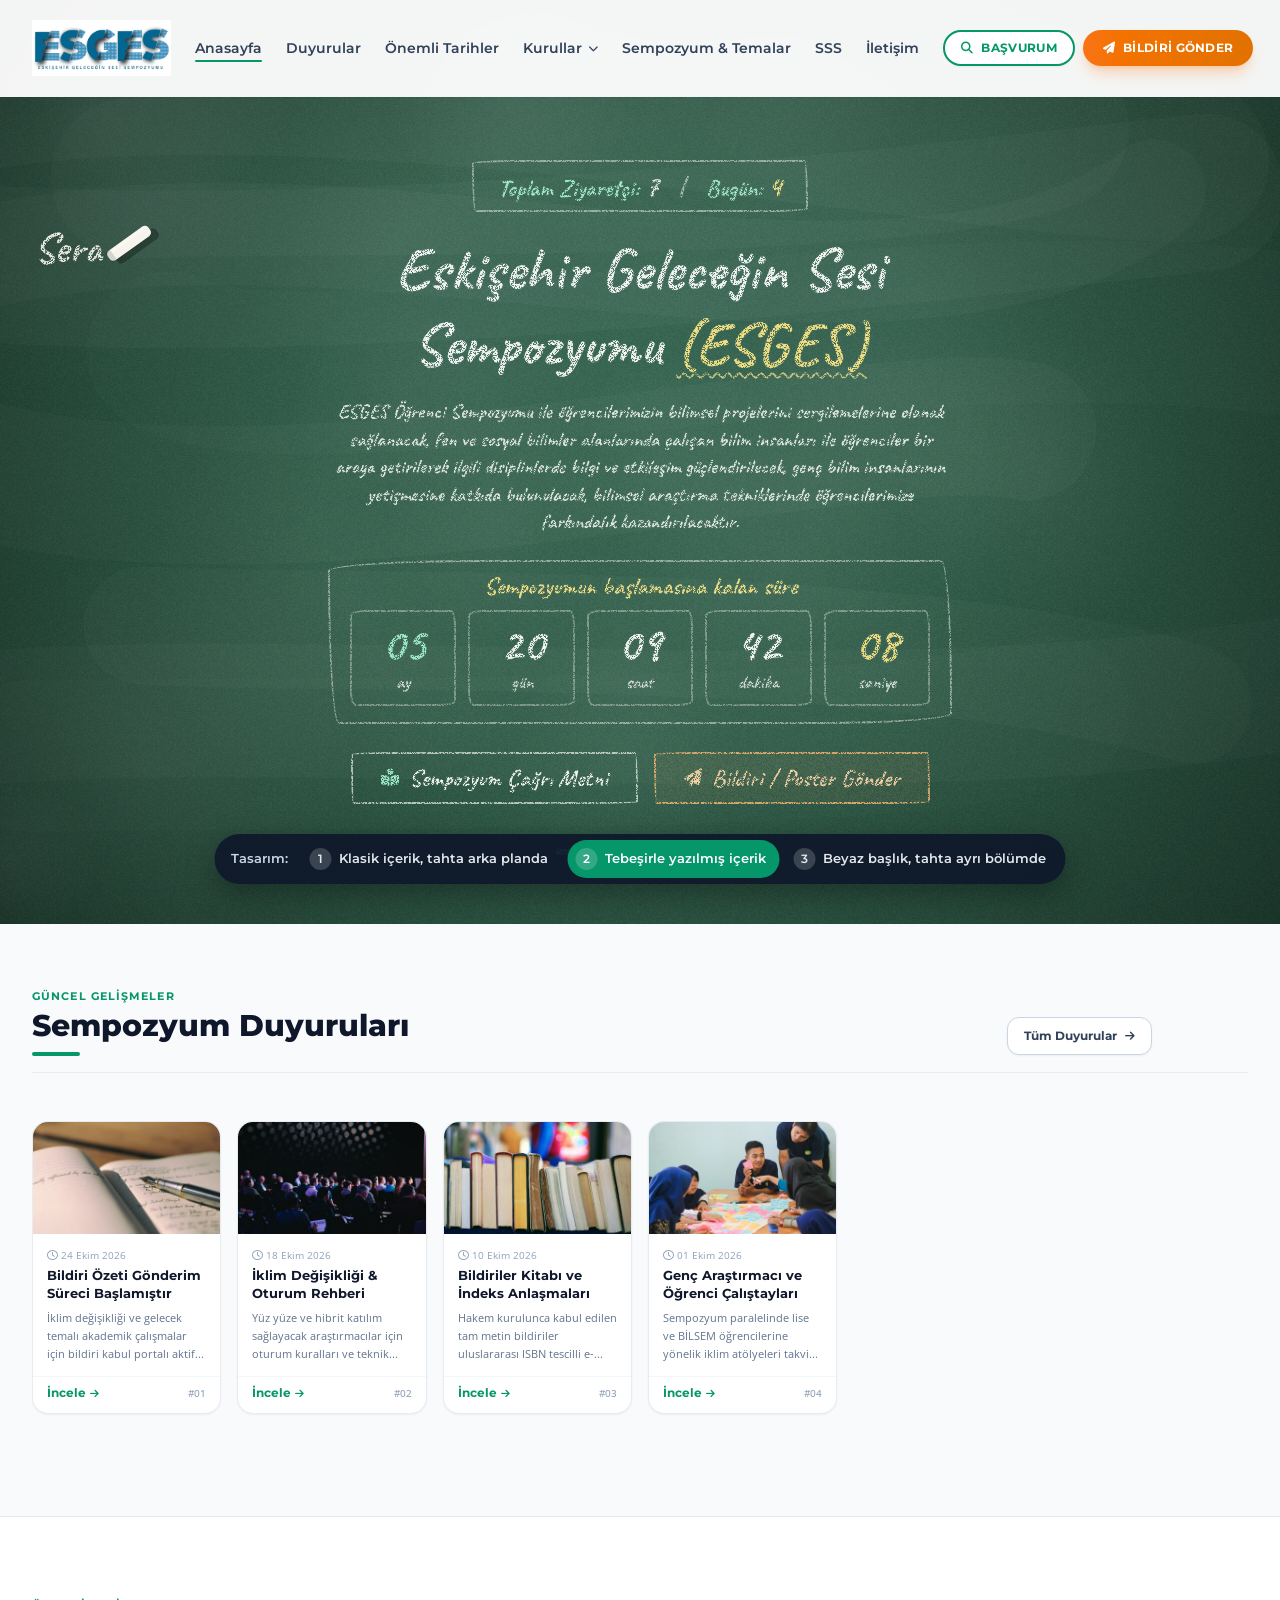
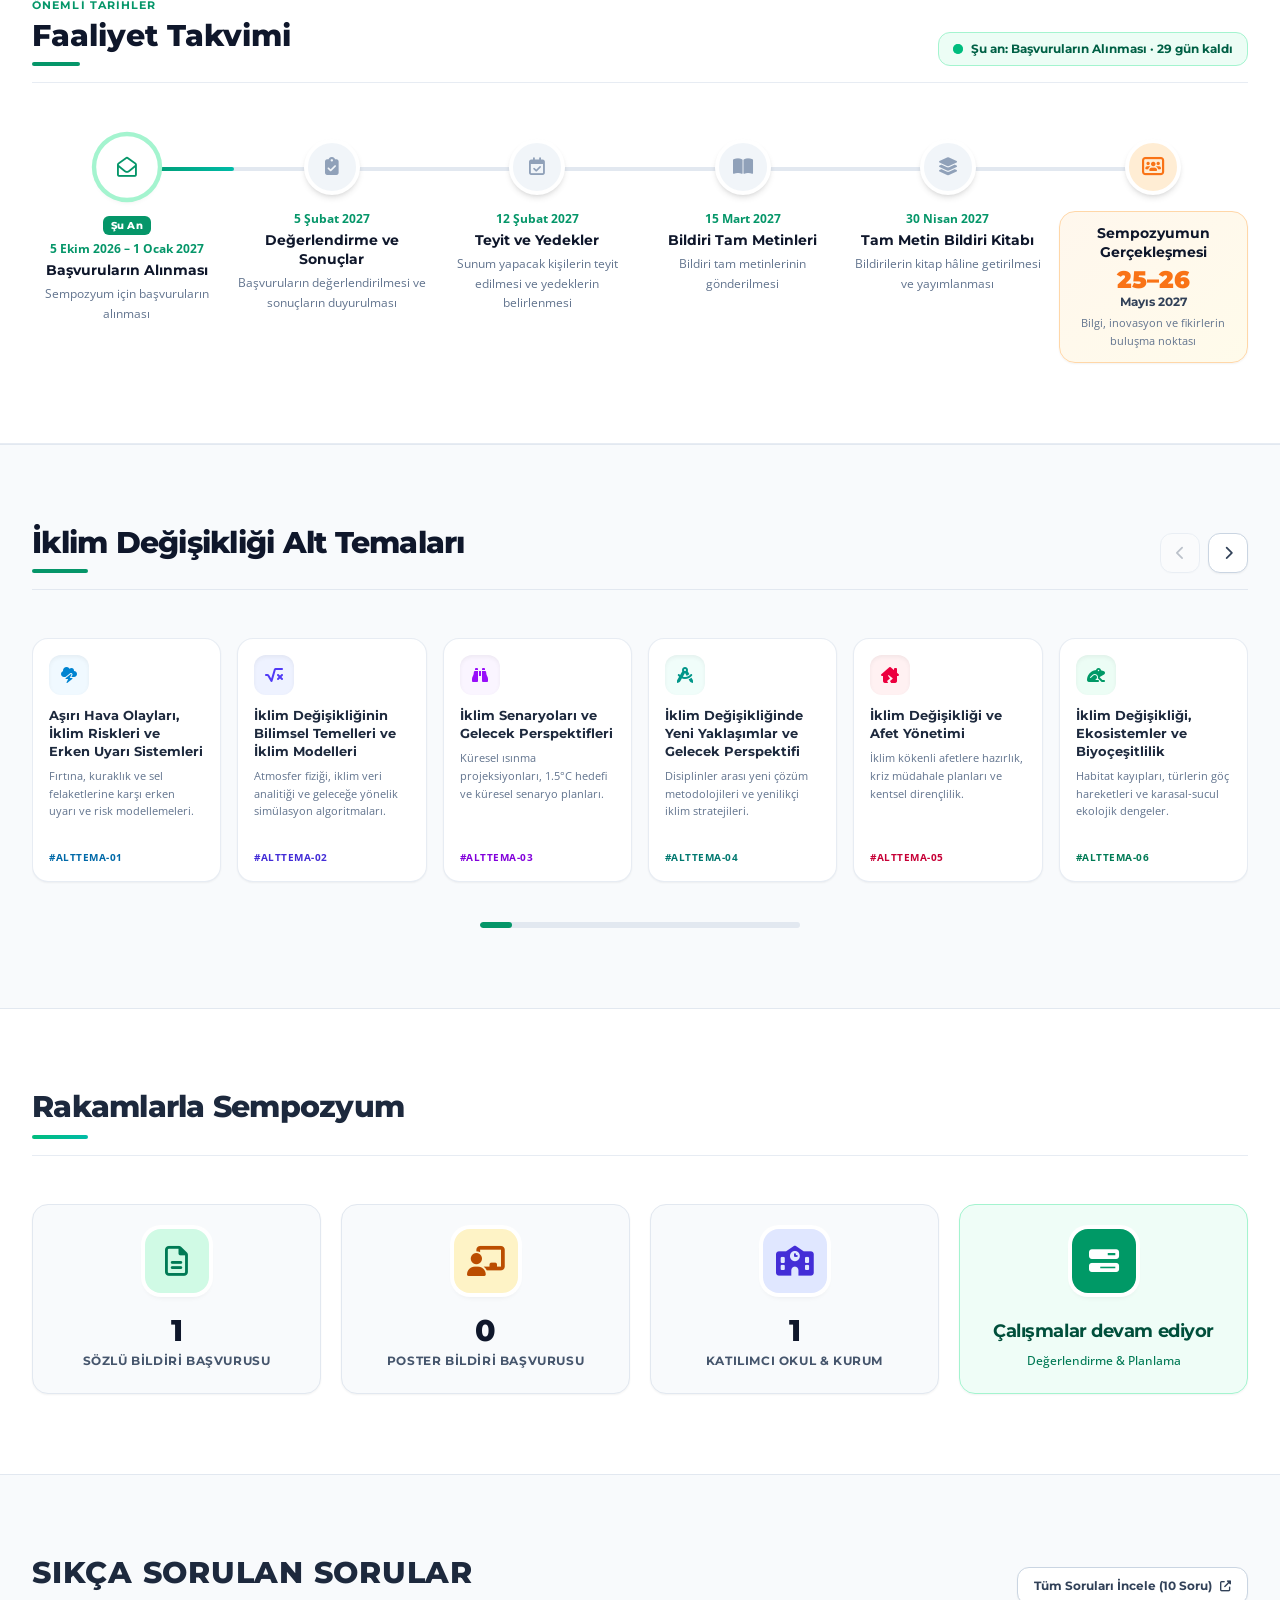
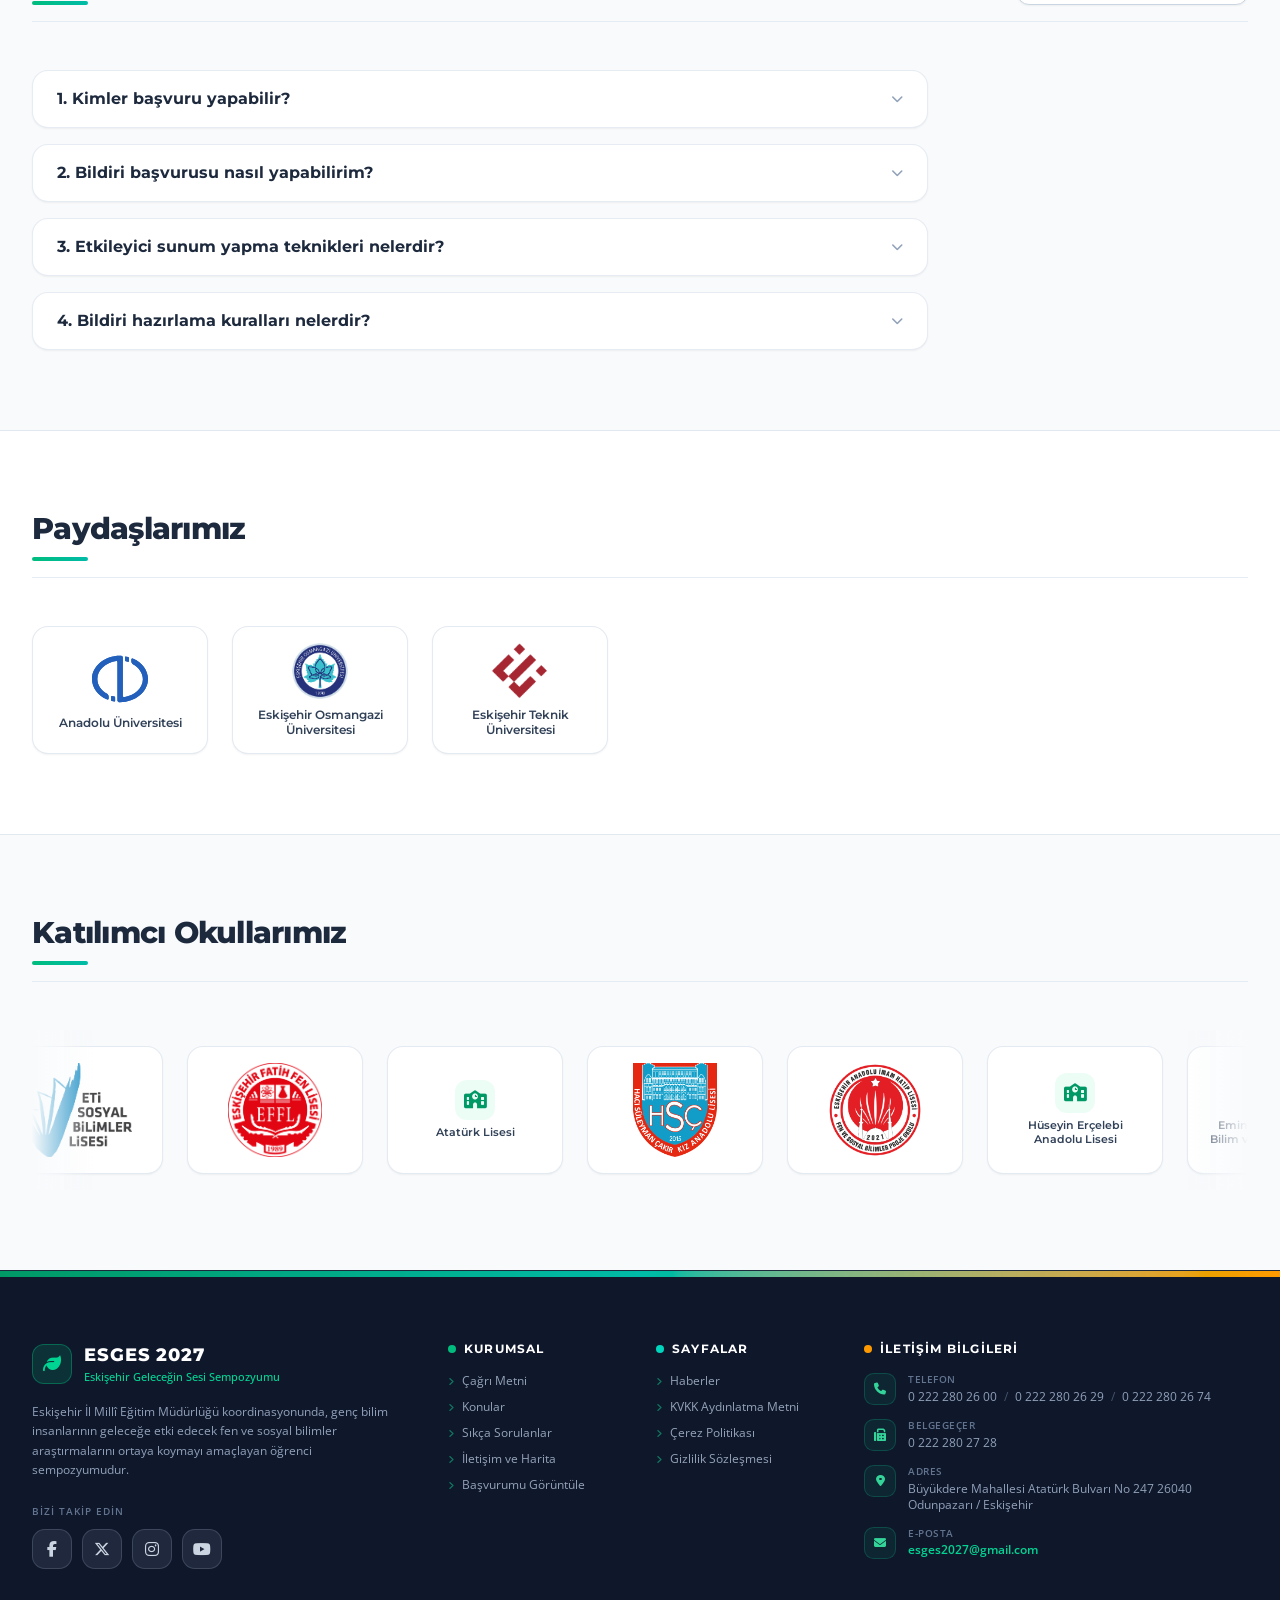
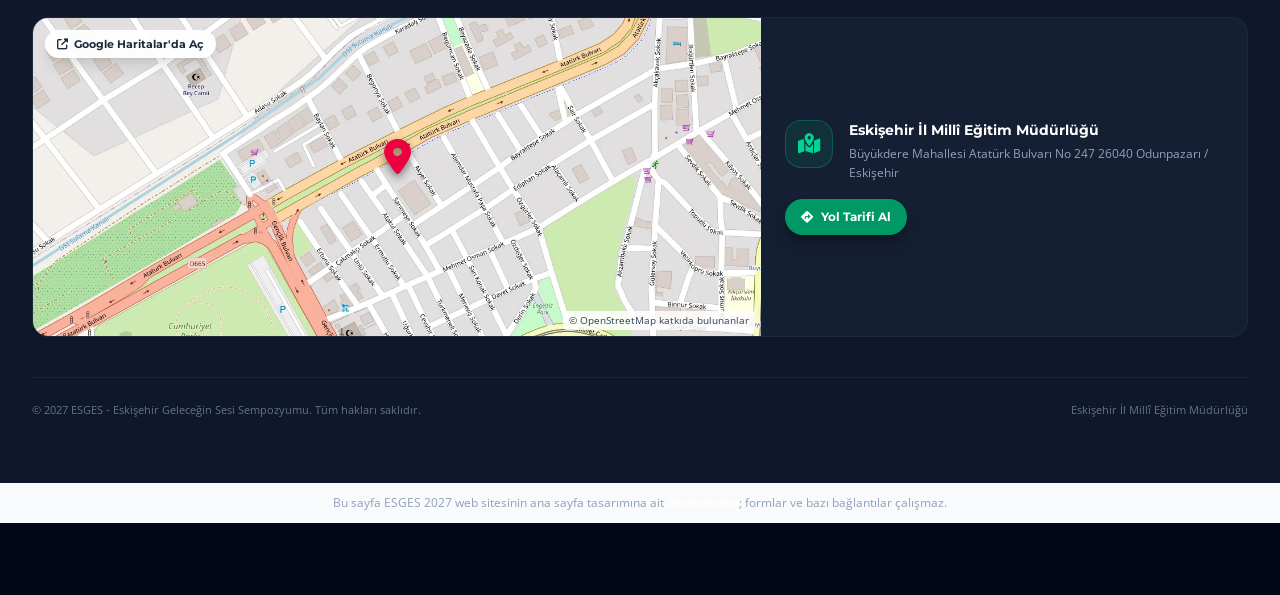
<file: index.html>
<!DOCTYPE html>
<html lang="tr" class="scroll-smooth">
<head>
  <meta charset="utf-8">
  <meta name="viewport" content="width=device-width, initial-scale=1">
  <meta name="robots" content="noindex, nofollow">
  <title>ESGES 2027 | Tasarım Önizlemesi – Sürüm 2</title>
  <link rel="icon" href="images/esges-logo.png">
  <link rel="stylesheet" href="assets/app-12ZrAUv-.css">
  <script type="module" src="assets/app-DJ3R9gSy.js"></script>
</head>
<body class="font-sans bg-brand-lightBg text-slate-800 antialiased selection:bg-brand-emerald selection:text-white">


  <div id="preloader" class="fixed inset-0 z-[9999] bg-slate-900 flex flex-col items-center justify-center transition-opacity duration-700">
  <div class="relative flex flex-col items-center justify-center">
    <div class="animate-pulse flex flex-col items-center">
      <svg class="w-32 h-32 md:w-40 md:h-40 drop-shadow-2xl" viewBox="0 0 200 200" fill="none" xmlns="http://www.w3.org/2000/svg">
        <circle cx="100" cy="100" r="90" stroke="url(#esgesGrad)" stroke-width="4" fill="#0f172a" />
        <path d="M100 35C100 35 145 65 145 110C145 145 115 165 100 165C85 165 55 145 55 110C55 65 100 35 100 35Z" fill="url(#leafGrad)" opacity="0.2"/>
        <path d="M100 45C100 45 135 75 135 110C135 135 115 155 100 155C85 155 65 135 65 110C65 75 100 45 100 45Z" stroke="#10b981" stroke-width="3" stroke-linecap="round"/>
        <path d="M100 55V145" stroke="#10b981" stroke-width="2.5" stroke-dasharray="4 3"/>
        <path d="M100 95C115 85 125 90 125 90" stroke="#059669" stroke-width="2.5" stroke-linecap="round"/>
        <path d="M100 115C85 105 75 110 75 110" stroke="#059669" stroke-width="2.5" stroke-linecap="round"/>
        <defs>
          <linearGradient id="esgesGrad" x1="0" y1="0" x2="200" y2="200" gradientUnits="userSpaceOnUse">
            <stop stop-color="#10b981"/>
            <stop offset="0.5" stop-color="#0284c7"/>
            <stop offset="1" stop-color="#f97316"/>
          </linearGradient>
          <linearGradient id="leafGrad" x1="100" y1="35" x2="100" y2="165" gradientUnits="userSpaceOnUse">
            <stop stop-color="#10b981"/>
            <stop offset="1" stop-color="#0284c7"/>
          </linearGradient>
        </defs>
      </svg>
      <div class="mt-4 text-center">
        <span class="text-3xl font-extrabold tracking-wider text-emerald-400 block font-['Montserrat']">ESGES</span>
        <span class="text-xs font-semibold tracking-widest text-slate-300 uppercase block mt-1">Eskişehir Geleceğin Sesi Sempozyumu</span>
        <span class="inline-block mt-2 px-2.5 py-0.5 rounded-full text-[11px] font-bold tracking-wider bg-emerald-500/20 text-emerald-300 border border-emerald-500/30">2027</span>
      </div>
    </div>
  </div>
</div>
  <header id="mainHeader" class="fixed top-0 left-0 right-0 z-40 transition-all duration-300 py-4 bg-white/95 backdrop-blur-md shadow-xs border-b border-slate-100">
  
  <div class="max-w-[90rem] mx-auto px-4 sm:px-6 lg:px-8 flex items-center justify-between gap-4 xl:gap-6">
    <a href="#" class="flex items-center group py-1 shrink-0">
      <img src="images/esges-logo.png" alt="ESGES 2027" class="h-9 sm:h-12 xl:h-14 w-auto max-w-[130px] sm:max-w-none object-contain transition-transform duration-300 group-hover:scale-105">
    </a>

    <nav class="hidden xl:flex items-center gap-6 2xl:gap-8 font-title font-semibold text-sm text-slate-700 whitespace-nowrap">
      <a href="#anasayfa" class="hover:text-brand-emerald transition-colors relative py-1 after:content-[''] after:absolute after:bottom-0 after:left-0 after:w-full after:h-0.5 after:bg-brand-emerald after:rounded-full">Anasayfa</a>
      <a href="#duyurular" class="hover:text-brand-emerald transition-colors py-1">Duyurular</a>
      <a href="#takvim" class="hover:text-brand-emerald transition-colors py-1">Önemli Tarihler</a>
      
      <div class="relative" data-kurul-menu>
        <button type="button" id="kurulMenuDugme" data-kurul-menu-dugme aria-expanded="false" aria-controls="kurulMenu" class="hover:text-brand-emerald transition-colors py-1 inline-flex items-center gap-1.5 font-semibold">
          <span>Kurullar</span><i class="fa-solid fa-chevron-down text-[10px] transition-transform duration-200" aria-hidden="true"></i>
        </button>
        <div id="kurulMenu" data-kurul-menu-liste class="hidden absolute left-1/2 -translate-x-1/2 top-full mt-3 w-80 rounded-2xl bg-white border border-slate-100 shadow-xl p-2 z-50 whitespace-normal">
                      <button type="button" data-kurul="0" class="w-full flex items-center gap-3 px-3 py-2.5 rounded-xl text-left text-sm text-slate-700 hover:bg-emerald-50 hover:text-brand-emerald transition-colors">
              <span class="w-8 h-8 shrink-0 rounded-lg bg-emerald-50 text-brand-emerald flex items-center justify-center" aria-hidden="true"><i class="fa-solid fa-sitemap text-xs"></i></span>
              <span class="flex-1 leading-snug">Sempozyum Düzenleme Kurulu</span>
              <span class="text-[11px] font-normal text-slate-400">6</span>
            </button>
                      <button type="button" data-kurul="1" class="w-full flex items-center gap-3 px-3 py-2.5 rounded-xl text-left text-sm text-slate-700 hover:bg-emerald-50 hover:text-brand-emerald transition-colors">
              <span class="w-8 h-8 shrink-0 rounded-lg bg-emerald-50 text-brand-emerald flex items-center justify-center" aria-hidden="true"><i class="fa-solid fa-flask text-xs"></i></span>
              <span class="flex-1 leading-snug">Sempozyum Bilim Kurulu</span>
              <span class="text-[11px] font-normal text-slate-400">39</span>
            </button>
                      <button type="button" data-kurul="2" class="w-full flex items-center gap-3 px-3 py-2.5 rounded-xl text-left text-sm text-slate-700 hover:bg-emerald-50 hover:text-brand-emerald transition-colors">
              <span class="w-8 h-8 shrink-0 rounded-lg bg-emerald-50 text-brand-emerald flex items-center justify-center" aria-hidden="true"><i class="fa-solid fa-chalkboard-user text-xs"></i></span>
              <span class="flex-1 leading-snug">Sempozyum Eğitim Kurulu</span>
              <span class="text-[11px] font-normal text-slate-400">8</span>
            </button>
                      <button type="button" data-kurul="3" class="w-full flex items-center gap-3 px-3 py-2.5 rounded-xl text-left text-sm text-slate-700 hover:bg-emerald-50 hover:text-brand-emerald transition-colors">
              <span class="w-8 h-8 shrink-0 rounded-lg bg-emerald-50 text-brand-emerald flex items-center justify-center" aria-hidden="true"><i class="fa-solid fa-laptop-code text-xs"></i></span>
              <span class="flex-1 leading-snug">Sempozyum WEB Sitesi &amp; Grafik Tasarım Ekibi</span>
              <span class="text-[11px] font-normal text-slate-400">4</span>
            </button>
                      <button type="button" data-kurul="4" class="w-full flex items-center gap-3 px-3 py-2.5 rounded-xl text-left text-sm text-slate-700 hover:bg-emerald-50 hover:text-brand-emerald transition-colors">
              <span class="w-8 h-8 shrink-0 rounded-lg bg-emerald-50 text-brand-emerald flex items-center justify-center" aria-hidden="true"><i class="fa-solid fa-pen-ruler text-xs"></i></span>
              <span class="flex-1 leading-snug">Grafik Tasarım &amp; Dizgi</span>
              <span class="text-[11px] font-normal text-slate-400">1</span>
            </button>
                      <button type="button" data-kurul="5" class="w-full flex items-center gap-3 px-3 py-2.5 rounded-xl text-left text-sm text-slate-700 hover:bg-emerald-50 hover:text-brand-emerald transition-colors">
              <span class="w-8 h-8 shrink-0 rounded-lg bg-emerald-50 text-brand-emerald flex items-center justify-center" aria-hidden="true"><i class="fa-solid fa-clipboard-check text-xs"></i></span>
              <span class="flex-1 leading-snug">Sempozyum Başvuru Değerlendirme Kurulu</span>
              <span class="text-[11px] font-normal text-slate-400">27</span>
            </button>
                      <button type="button" data-kurul="6" class="w-full flex items-center gap-3 px-3 py-2.5 rounded-xl text-left text-sm text-slate-700 hover:bg-emerald-50 hover:text-brand-emerald transition-colors">
              <span class="w-8 h-8 shrink-0 rounded-lg bg-emerald-50 text-brand-emerald flex items-center justify-center" aria-hidden="true"><i class="fa-solid fa-people-group text-xs"></i></span>
              <span class="flex-1 leading-snug">Sempozyum Organizasyon Ekibi</span>
              <span class="text-[11px] font-normal text-slate-400">10</span>
            </button>
                  </div>
      </div>
      <a href="#alt-temalar" class="hover:text-brand-emerald transition-colors py-1">Sempozyum & Temalar</a>
      <a href="#sss" class="hover:text-brand-emerald transition-colors py-1">SSS</a>
      <a href="#iletisim" class="hover:text-brand-emerald transition-colors py-1">İletişim</a>
    </nav>

    <div class="flex items-center gap-2 2xl:gap-3 shrink-0">
      
      <button data-modal-open="onizleme-takipModal" title="Takip kodunuzla başvurunuzu görüntüleyin" aria-label="Başvurumu görüntüle" class="hidden md:inline-flex items-center gap-2 px-4 py-2 rounded-full text-xs font-title font-bold tracking-wide whitespace-nowrap text-brand-emerald bg-white border-2 border-brand-emerald hover:bg-brand-emerald hover:text-white shadow-xs transition-all transform hover:-translate-y-0.5">
        <i class="fa-solid fa-magnifying-glass" aria-hidden="true"></i>
        <span class="2xl:hidden">BAŞVURUM</span>
        <span class="hidden 2xl:inline">BAŞVURUMU GÖRÜNTÜLE</span>
      </button>
      <button data-modal-open="onizleme-abstractModal" class="hidden md:inline-flex whitespace-nowrap items-center gap-2 px-5 py-2.5 rounded-full text-xs font-title font-bold tracking-wide text-white bg-gradient-to-r from-brand-accent to-amber-600 hover:from-brand-accentHover hover:to-orange-700 shadow-lg shadow-orange-500/25 transition-all transform hover:-translate-y-0.5">
        <i class="fa-solid fa-paper-plane" aria-hidden="true"></i>
        <span class="2xl:hidden">BİLDİRİ GÖNDER</span>
        <span class="hidden 2xl:inline">BİLDİRİ/POSTER GÖNDER</span>
      </button>

    <button id="mobileMenuBtn" aria-label="Menüyü Aç" class="xl:hidden p-2 rounded-lg text-slate-700 hover:text-brand-emerald hover:bg-slate-100 transition-colors focus:outline-hidden">
      <i class="fa-solid fa-bars text-2xl"></i>
    </button>
    </div>
  </div>
</header>

<div id="mobileDrawer" class="fixed inset-0 bg-slate-900/60 z-50 backdrop-blur-xs hidden xl:hidden">
  <div class="w-4/5 max-w-sm bg-white h-full ml-auto p-6 flex flex-col justify-between shadow-2xl overflow-y-auto">
    <div>
      <div class="flex items-center justify-between border-b pb-4 border-slate-100">
        <div class="flex items-center gap-2">
          <div class="w-9 h-9 rounded-lg bg-brand-emerald text-white flex items-center justify-center font-bold">E</div>
          <span class="font-title font-extrabold text-lg text-slate-800">ESGES Menü</span>
        </div>
        <button id="closeDrawerBtn" aria-label="Menüyü Kapat" class="p-2 text-slate-400 hover:text-slate-800 rounded-full hover:bg-slate-100 transition-colors">
          <i class="fa-solid fa-xmark text-xl"></i>
        </button>
      </div>

      <nav class="mt-6 flex flex-col space-y-3 font-title font-semibold text-slate-700">
        <a href="#anasayfa" class="mobile-nav-link flex items-center justify-between p-3 rounded-xl bg-slate-50 hover:bg-emerald-50 hover:text-brand-emerald transition-colors"><span>Anasayfa</span><i class="fa-solid fa-angle-right text-xs opacity-50"></i></a>
        <a href="#duyurular" class="mobile-nav-link flex items-center justify-between p-3 rounded-xl bg-slate-50 hover:bg-emerald-50 hover:text-brand-emerald transition-colors"><span>Duyurular</span><i class="fa-solid fa-angle-right text-xs opacity-50"></i></a>
        <a href="#takvim" class="mobile-nav-link flex items-center justify-between p-3 rounded-xl bg-slate-50 hover:bg-emerald-50 hover:text-brand-emerald transition-colors"><span>Faaliyet Takvimi</span><i class="fa-solid fa-angle-right text-xs opacity-50"></i></a>
        
        <div data-kurul-menu>
          <button type="button" data-kurul-menu-dugme aria-expanded="false" aria-controls="kurulMenuMobil" class="w-full flex items-center justify-between p-3 rounded-xl bg-slate-50 hover:bg-emerald-50 hover:text-brand-emerald transition-colors">
            <span>Kurullar</span><i class="fa-solid fa-chevron-down text-xs opacity-50 transition-transform duration-200" aria-hidden="true"></i>
          </button>
          <div id="kurulMenuMobil" data-kurul-menu-liste class="hidden mt-2 ml-3 pl-3 border-l-2 border-emerald-100 flex flex-col gap-1">
                          <button type="button" data-kurul="0" class="mobile-nav-link text-left px-3 py-2 rounded-lg text-sm font-medium text-slate-600 hover:bg-emerald-50 hover:text-brand-emerald transition-colors">Sempozyum Düzenleme Kurulu</button>
                          <button type="button" data-kurul="1" class="mobile-nav-link text-left px-3 py-2 rounded-lg text-sm font-medium text-slate-600 hover:bg-emerald-50 hover:text-brand-emerald transition-colors">Sempozyum Bilim Kurulu</button>
                          <button type="button" data-kurul="2" class="mobile-nav-link text-left px-3 py-2 rounded-lg text-sm font-medium text-slate-600 hover:bg-emerald-50 hover:text-brand-emerald transition-colors">Sempozyum Eğitim Kurulu</button>
                          <button type="button" data-kurul="3" class="mobile-nav-link text-left px-3 py-2 rounded-lg text-sm font-medium text-slate-600 hover:bg-emerald-50 hover:text-brand-emerald transition-colors">Sempozyum WEB Sitesi &amp; Grafik Tasarım Ekibi</button>
                          <button type="button" data-kurul="4" class="mobile-nav-link text-left px-3 py-2 rounded-lg text-sm font-medium text-slate-600 hover:bg-emerald-50 hover:text-brand-emerald transition-colors">Grafik Tasarım &amp; Dizgi</button>
                          <button type="button" data-kurul="5" class="mobile-nav-link text-left px-3 py-2 rounded-lg text-sm font-medium text-slate-600 hover:bg-emerald-50 hover:text-brand-emerald transition-colors">Sempozyum Başvuru Değerlendirme Kurulu</button>
                          <button type="button" data-kurul="6" class="mobile-nav-link text-left px-3 py-2 rounded-lg text-sm font-medium text-slate-600 hover:bg-emerald-50 hover:text-brand-emerald transition-colors">Sempozyum Organizasyon Ekibi</button>
                      </div>
        </div>
        <a href="#alt-temalar" class="mobile-nav-link flex items-center justify-between p-3 rounded-xl bg-slate-50 hover:bg-emerald-50 hover:text-brand-emerald transition-colors"><span>Alt Temalar</span><i class="fa-solid fa-angle-right text-xs opacity-50"></i></a>
        <a href="#sss" class="mobile-nav-link flex items-center justify-between p-3 rounded-xl bg-slate-50 hover:bg-emerald-50 hover:text-brand-emerald transition-colors"><span>Sıkça Sorulan Sorular</span><i class="fa-solid fa-angle-right text-xs opacity-50"></i></a>
        <a href="#iletisim" class="mobile-nav-link flex items-center justify-between p-3 rounded-xl bg-slate-50 hover:bg-emerald-50 hover:text-brand-emerald transition-colors"><span>İletişim</span><i class="fa-solid fa-angle-right text-xs opacity-50"></i></a>
      </nav>
    </div>

    <div class="pt-6 border-t border-slate-100 flex flex-col gap-3">
      <button data-modal-open="textModal" class="w-full py-2.5 px-4 rounded-xl font-semibold text-emerald-800 bg-emerald-50 border border-emerald-200 hover:bg-emerald-100 active:scale-95 transition-all text-center text-xs">Çağrı Metni İncele</button>
      <button data-modal-open="onizleme-takipModal" class="w-full py-2.5 px-4 rounded-xl font-semibold text-brand-emerald bg-white border-2 border-brand-emerald hover:bg-emerald-50 active:scale-95 transition-all text-center text-xs"><i class="fa-solid fa-magnifying-glass mr-1.5" aria-hidden="true"></i>Başvurumu Görüntüle</button>
      <button data-modal-open="onizleme-abstractModal" class="w-full py-3 px-4 rounded-xl bg-brand-accent text-white font-title font-bold text-center text-sm shadow-md hover:bg-brand-accentHover">Bildiri Gönder</button>
    </div>
  </div>
</div>

  <main>
      <section id="anasayfa" class="relative min-h-[92vh] flex items-center justify-center pt-28 sm:pt-32 md:pt-36 pb-14 overflow-hidden">
  <div id="tebesirTahtasi" class="absolute inset-0 z-0 overflow-hidden bg-[#2b5442]" role="img" aria-label="Tebeşir tahtası çizimi">
    <canvas data-katman="tahta" class="absolute inset-0 w-full h-full" aria-hidden="true"></canvas>
    <canvas data-katman="murekkep" class="absolute inset-0 w-full h-full" aria-hidden="true"></canvas>
    <canvas data-katman="canli" class="absolute inset-0 w-full h-full" aria-hidden="true"></canvas>
    <canvas data-katman="arac" class="absolute inset-0 w-full h-full" aria-hidden="true"></canvas>
  </div>

  <div class="hero-icerik relative z-10 w-full max-w-2xl mx-auto px-4 sm:px-6 text-center text-white font-tebesir mt-4">
    
    <div class="tebesir-cerceve inline-flex items-center gap-4 sm:gap-5 mb-5 px-6 py-1.5 text-xl sm:text-2xl" role="group" aria-label="Ziyaretçi sayacı">
      <span>
        <span class="text-emerald-200">Toplam Ziyaretçi:</span>
        <span data-sayac="7" class="text-white text-2xl sm:text-3xl tabular-nums">7</span>
      </span>
      <span class="text-white/40" aria-hidden="true">|</span>
      <span>
        <span class="text-emerald-200">Bugün:</span>
        <span data-sayac="4" class="text-amber-200 text-2xl sm:text-3xl tabular-nums">4</span>
      </span>
    </div>

    <h1 class="text-4xl sm:text-5xl lg:text-6xl leading-tight mb-4">
      Eskişehir Geleceğin Sesi Sempozyumu
      <span class="text-amber-200 underline decoration-wavy decoration-2 decoration-amber-200/70 underline-offset-8">(ESGES)</span>
    </h1>

    <p class="text-lg sm:text-xl leading-snug text-white/85 mb-6">
      ESGES Öğrenci Sempozyumu ile öğrencilerimizin bilimsel projelerini sergilemelerine olanak sağlanacak, fen ve sosyal bilimler alanlarında çalışan bilim insanları ile öğrenciler bir araya getirilerek ilgili disiplinlerde bilgi ve etkileşim güçlendirilecek, genç bilim insanlarının yetişmesine katkıda bulunulacak, bilimsel araştırma tekniklerinde öğrencilerimize farkındalık kazandırılacaktır.
    </p>

    <div class="tebesir-cerceve px-3 sm:px-5 pt-2 pb-4 mb-7">
      <p class="text-xl sm:text-2xl text-amber-200 mb-2">Sempozyumun başlamasına kalan süre</p>
      <div class="grid grid-cols-5 gap-1.5 sm:gap-3">
        <div class="tebesir-kutu py-1.5 sm:py-2 flex flex-col justify-center">
          <span id="countdownMonths" class="block text-3xl sm:text-5xl leading-none text-emerald-200 tabular-nums">00</span>
          <span class="text-sm sm:text-lg text-white/75">ay</span>
        </div>
        <div class="tebesir-kutu py-1.5 sm:py-2 flex flex-col justify-center">
          <span id="countdownDays" class="block text-3xl sm:text-5xl leading-none tabular-nums">00</span>
          <span class="text-sm sm:text-lg text-white/75">gün</span>
        </div>
        <div class="tebesir-kutu py-1.5 sm:py-2 flex flex-col justify-center">
          <span id="countdownHours" class="block text-3xl sm:text-5xl leading-none tabular-nums">00</span>
          <span class="text-sm sm:text-lg text-white/75">saat</span>
        </div>
        <div class="tebesir-kutu py-1.5 sm:py-2 flex flex-col justify-center">
          <span id="countdownMinutes" class="block text-3xl sm:text-5xl leading-none tabular-nums">00</span>
          <span class="text-sm sm:text-lg text-white/75">dakika</span>
        </div>
        <div class="tebesir-kutu py-1.5 sm:py-2 flex flex-col justify-center">
          <span id="countdownSeconds" class="block text-3xl sm:text-5xl leading-none text-amber-200 tabular-nums">00</span>
          <span class="text-sm sm:text-lg text-white/75">saniye</span>
        </div>
      </div>
    </div>

    <div class="flex flex-col sm:flex-row items-center justify-center gap-3 sm:gap-4">
      <button data-modal-open="textModal" class="tebesir-dugme w-full sm:w-auto px-7 py-2 text-2xl text-white hover:bg-white/10 flex items-center justify-center gap-2.5">
        <i class="fa-solid fa-book-open-reader text-lg text-emerald-200" aria-hidden="true"></i>
        <span>Sempozyum Çağrı Metni</span>
      </button>
      <button data-modal-open="onizleme-abstractModal" class="tebesir-dugme tebesir-dugme-vurgu w-full sm:w-auto px-7 py-2 text-2xl text-orange-200 bg-orange-300/10 hover:bg-orange-300/20 flex items-center justify-center gap-2.5">
        <i class="fa-solid fa-paper-plane text-lg" aria-hidden="true"></i>
        <span>Bildiri / Poster Gönder</span>
      </button>
    </div>

    
    <div id="tebesirBant" class="min-[1180px]:hidden mx-auto mt-8 w-full max-w-md aspect-[88/100] tebesir-kutu" aria-hidden="true"></div>

    
    <div class="flex justify-center items-center gap-3 mt-8">
      <div id="tebesirNoktalar" class="flex items-center gap-2"></div>
      <button type="button" id="tebesirDurdur" aria-label="Tahta animasyonunu duraklat" aria-pressed="false" class="w-8 h-8 rounded-full bg-black/25 hover:bg-black/45 border border-white/30 text-white/90 flex items-center justify-center transition-colors">
        <i class="fa-solid fa-pause text-xs" aria-hidden="true"></i>
      </button>
    </div>
  </div>
</section>
  <section id="duyurular" class="py-12 sm:py-16 bg-slate-50 relative border-b border-slate-200 overflow-hidden">
  <div class="max-w-7xl mx-auto px-4 sm:px-6 lg:px-8">
    <div class="reveal-heading flex flex-col sm:flex-row items-start sm:items-end justify-between gap-4 mb-8 sm:mb-10 pb-4 border-b border-slate-200/80">
      <div>
        <span class="text-[11px] font-title font-bold uppercase tracking-widest text-brand-emerald block">GÜNCEL GELİŞMELER</span>
        <h2 class="text-2xl sm:text-3xl font-title font-extrabold text-slate-900 mt-1">Sempozyum Duyuruları</h2>
        <div class="w-12 h-1 bg-brand-emerald rounded-full mt-2"></div>
      </div>
      <div class="flex items-center gap-2 self-start sm:self-auto">
        <a href="#" class="inline-flex items-center gap-2 px-4 py-2.5 rounded-xl bg-white border border-slate-300 text-xs font-title font-bold text-slate-700 hover:text-white hover:bg-brand-emerald hover:border-brand-emerald shadow-xs transition-all duration-300 group shrink-0">
          <span>Tüm Duyurular</span>
          <i class="fa-solid fa-arrow-right text-[11px] group-hover:translate-x-1 transition-transform"></i>
        </a>
        <button id="prevNoticeBtn" type="button" aria-label="Önceki duyurular" class="w-10 h-10 rounded-xl bg-white border border-slate-300 text-slate-700 hover:text-white hover:bg-brand-emerald hover:border-brand-emerald shadow-xs flex items-center justify-center transition-all active:scale-95 disabled:opacity-30 disabled:pointer-events-none">
          <i class="fa-solid fa-chevron-left text-sm" aria-hidden="true"></i>
        </button>
        <button id="nextNoticeBtn" type="button" aria-label="Sonraki duyurular" class="w-10 h-10 rounded-xl bg-white border border-slate-300 text-slate-700 hover:text-white hover:bg-brand-emerald hover:border-brand-emerald shadow-xs flex items-center justify-center transition-all active:scale-95 disabled:opacity-30 disabled:pointer-events-none">
          <i class="fa-solid fa-chevron-right text-sm" aria-hidden="true"></i>
        </button>
      </div>
    </div>

          
      <div id="noticesSlider" class="reveal flex gap-4 overflow-x-auto scroll-smooth snap-x snap-mandatory no-scrollbar pb-6 pt-2">
                  <article class="w-[calc(50%-8px)] sm:w-[calc((100%-32px)/3)] md:w-[calc((100%-48px)/4)] lg:w-[calc((100%-80px)/6)] shrink-0 snap-start bg-white rounded-2xl overflow-hidden shadow-xs hover:shadow-lg border border-slate-200/80 flex flex-col justify-between group transition-all duration-300 hover:-translate-y-0.5">
            <div>
              <div class="relative h-24 sm:h-28 w-full overflow-hidden bg-slate-100">
                                  <img src="images/duyurular/esges-duyuru-1-bildiri-ozeti.jpg" alt="Bildiri Özeti Gönderimi" loading="lazy" class="w-full h-full object-cover transition-transform duration-500 group-hover:scale-105">
                              </div>
              <div class="p-3.5">
                <time datetime="2026-10-24" class="text-[10px] text-slate-400 block mb-1"><i class="fa-regular fa-clock mr-1" aria-hidden="true"></i>24 Ekim 2026</time>
                <h3 class="font-title font-bold text-[13px] text-slate-900 group-hover:text-brand-emerald transition-colors line-clamp-3 leading-snug">Bildiri Özeti Gönderim Süreci Başlamıştır</h3>
                <p class="text-[11px] text-slate-500 mt-1.5 line-clamp-3 leading-relaxed">İklim değişikliği ve gelecek temalı akademik çalışmalar için bildiri kabul portalı aktif hale getirilmiştir.</p>
              </div>
            </div>
            <div class="px-3.5 pb-3 pt-2 border-t border-slate-100/80 flex items-center justify-between gap-2">
              
              <template id="duyuru-icerik-0">5 Ekim 2026 itibarıyla açılan başvuru panelinde özet metinler sisteme yüklenebilir. Son başvuru tarihi 02 Ocak 2027 mesai bitimidir.</template>
              <button type="button" data-notice-title="Bildiri Özeti Gönderim Süreci Başlamıştır" data-notice-template="duyuru-icerik-0" class="text-xs font-title font-bold text-brand-emerald group-hover:text-brand-darkGreen inline-flex items-center gap-1">
                <span>İncele</span>
                <i class="fa-solid fa-arrow-right text-[10px] group-hover:translate-x-1 transition-transform" aria-hidden="true"></i>
              </button>
              
              <span class="text-[10px] text-slate-400 font-medium">#01</span>
            </div>
          </article>
                  <article class="w-[calc(50%-8px)] sm:w-[calc((100%-32px)/3)] md:w-[calc((100%-48px)/4)] lg:w-[calc((100%-80px)/6)] shrink-0 snap-start bg-white rounded-2xl overflow-hidden shadow-xs hover:shadow-lg border border-slate-200/80 flex flex-col justify-between group transition-all duration-300 hover:-translate-y-0.5">
            <div>
              <div class="relative h-24 sm:h-28 w-full overflow-hidden bg-slate-100">
                                  <img src="images/duyurular/esges-duyuru-2-oturum-rehberi.jpg" alt="Karbon Nötr Oturum Rehberi" loading="lazy" class="w-full h-full object-cover transition-transform duration-500 group-hover:scale-105">
                              </div>
              <div class="p-3.5">
                <time datetime="2026-10-18" class="text-[10px] text-slate-400 block mb-1"><i class="fa-regular fa-clock mr-1" aria-hidden="true"></i>18 Ekim 2026</time>
                <h3 class="font-title font-bold text-[13px] text-slate-900 group-hover:text-brand-emerald transition-colors line-clamp-3 leading-snug">İklim Değişikliği &amp; Oturum Rehberi</h3>
                <p class="text-[11px] text-slate-500 mt-1.5 line-clamp-3 leading-relaxed">Yüz yüze ve hibrit katılım sağlayacak araştırmacılar için oturum kuralları ve teknik yönergeler duyuruldu.</p>
              </div>
            </div>
            <div class="px-3.5 pb-3 pt-2 border-t border-slate-100/80 flex items-center justify-between gap-2">
              
              <template id="duyuru-icerik-1">Sempozyum merkezine ulaşımda toplu taşımayı tercih eden katılımcılarımız adına kampüste hatıra fidanı dikilecektir.</template>
              <button type="button" data-notice-title="İklim Değişikliği &amp; Oturum Rehberi" data-notice-template="duyuru-icerik-1" class="text-xs font-title font-bold text-brand-emerald group-hover:text-brand-darkGreen inline-flex items-center gap-1">
                <span>İncele</span>
                <i class="fa-solid fa-arrow-right text-[10px] group-hover:translate-x-1 transition-transform" aria-hidden="true"></i>
              </button>
              
              <span class="text-[10px] text-slate-400 font-medium">#02</span>
            </div>
          </article>
                  <article class="w-[calc(50%-8px)] sm:w-[calc((100%-32px)/3)] md:w-[calc((100%-48px)/4)] lg:w-[calc((100%-80px)/6)] shrink-0 snap-start bg-white rounded-2xl overflow-hidden shadow-xs hover:shadow-lg border border-slate-200/80 flex flex-col justify-between group transition-all duration-300 hover:-translate-y-0.5">
            <div>
              <div class="relative h-24 sm:h-28 w-full overflow-hidden bg-slate-100">
                                  <img src="images/duyurular/esges-duyuru-3-bildiriler-kitabi.jpg" alt="Bildiriler Kitabı ve İndeks" loading="lazy" class="w-full h-full object-cover transition-transform duration-500 group-hover:scale-105">
                              </div>
              <div class="p-3.5">
                <time datetime="2026-10-10" class="text-[10px] text-slate-400 block mb-1"><i class="fa-regular fa-clock mr-1" aria-hidden="true"></i>10 Ekim 2026</time>
                <h3 class="font-title font-bold text-[13px] text-slate-900 group-hover:text-brand-emerald transition-colors line-clamp-3 leading-snug">Bildiriler Kitabı ve İndeks Anlaşmaları</h3>
                <p class="text-[11px] text-slate-500 mt-1.5 line-clamp-3 leading-relaxed">Hakem kurulunca kabul edilen tam metin bildiriler uluslararası ISBN tescilli e-kitapta yer alacaktır.</p>
              </div>
            </div>
            <div class="px-3.5 pb-3 pt-2 border-t border-slate-100/80 flex items-center justify-between gap-2">
              
              <template id="duyuru-icerik-2">Tam metinler 15 Mart 2027 tarihine kadar sisteme yüklenecek ve açık erişimli olarak dijital kütüphanemizde yayınlanacaktır.</template>
              <button type="button" data-notice-title="Bildiriler Kitabı ve İndeks Anlaşmaları" data-notice-template="duyuru-icerik-2" class="text-xs font-title font-bold text-brand-emerald group-hover:text-brand-darkGreen inline-flex items-center gap-1">
                <span>İncele</span>
                <i class="fa-solid fa-arrow-right text-[10px] group-hover:translate-x-1 transition-transform" aria-hidden="true"></i>
              </button>
              
              <span class="text-[10px] text-slate-400 font-medium">#03</span>
            </div>
          </article>
                  <article class="w-[calc(50%-8px)] sm:w-[calc((100%-32px)/3)] md:w-[calc((100%-48px)/4)] lg:w-[calc((100%-80px)/6)] shrink-0 snap-start bg-white rounded-2xl overflow-hidden shadow-xs hover:shadow-lg border border-slate-200/80 flex flex-col justify-between group transition-all duration-300 hover:-translate-y-0.5">
            <div>
              <div class="relative h-24 sm:h-28 w-full overflow-hidden bg-slate-100">
                                  <img src="images/duyurular/esges-duyuru-4-genc-arastirmaci.jpg" alt="Genç Araştırmacı Çalıştayları" loading="lazy" class="w-full h-full object-cover transition-transform duration-500 group-hover:scale-105">
                              </div>
              <div class="p-3.5">
                <time datetime="2026-10-01" class="text-[10px] text-slate-400 block mb-1"><i class="fa-regular fa-clock mr-1" aria-hidden="true"></i>01 Ekim 2026</time>
                <h3 class="font-title font-bold text-[13px] text-slate-900 group-hover:text-brand-emerald transition-colors line-clamp-3 leading-snug">Genç Araştırmacı ve Öğrenci Çalıştayları</h3>
                <p class="text-[11px] text-slate-500 mt-1.5 line-clamp-3 leading-relaxed">Sempozyum paralelinde lise ve BİLSEM öğrencilerine yönelik iklim atölyeleri takvimi açıklandı.</p>
              </div>
            </div>
            <div class="px-3.5 pb-3 pt-2 border-t border-slate-100/80 flex items-center justify-between gap-2">
              
              <template id="duyuru-icerik-3">Atölye kayıtları kontenjanla sınırlı olup, danışman öğretmenler eşliğinde grup başvuruları kabul edilmektedir.</template>
              <button type="button" data-notice-title="Genç Araştırmacı ve Öğrenci Çalıştayları" data-notice-template="duyuru-icerik-3" class="text-xs font-title font-bold text-brand-emerald group-hover:text-brand-darkGreen inline-flex items-center gap-1">
                <span>İncele</span>
                <i class="fa-solid fa-arrow-right text-[10px] group-hover:translate-x-1 transition-transform" aria-hidden="true"></i>
              </button>
              
              <span class="text-[10px] text-slate-400 font-medium">#04</span>
            </div>
          </article>
              </div>

      <div class="w-full max-w-xs mx-auto mt-2 bg-slate-200 h-1.5 rounded-full overflow-hidden">
        <div id="noticeProgressBar" class="bg-brand-emerald h-full w-1/4 transition-all duration-300 rounded-full"></div>
      </div>
      </div>
</section>
  <section id="takvim" class="py-16 sm:py-20 bg-white relative overflow-hidden border-b border-slate-200/80">
  <div class="max-w-7xl mx-auto px-4 sm:px-6 lg:px-8 relative z-10">
    <div class="reveal-heading flex flex-col sm:flex-row items-start sm:items-end justify-between gap-4 mb-10 sm:mb-14 pb-4 border-b border-slate-200/80">
      <div>
        <span class="text-[11px] font-title font-bold uppercase tracking-widest text-brand-emerald block">Önemli Tarihler</span>
        <h2 class="text-2xl sm:text-3xl font-title font-extrabold text-slate-900 mt-1">Faaliyet Takvimi</h2>
        <div class="w-12 h-1 bg-brand-emerald rounded-full mt-2"></div>
      </div>
      <div id="timelineStatus" class="hidden items-center gap-2 px-3.5 py-2 rounded-xl bg-emerald-50 border border-emerald-200 text-xs font-title font-bold text-emerald-800 self-start sm:self-auto">
        <span class="relative flex w-2.5 h-2.5">
          <span class="absolute inline-flex w-full h-full rounded-full bg-emerald-400 opacity-75 animate-ping"></span>
          <span class="relative inline-flex w-2.5 h-2.5 rounded-full bg-emerald-500"></span>
        </span>
        <span id="timelineStatusText"></span>
      </div>
    </div>

    <div class="relative">
      <!-- Masaüstü: yatay çizgi -->
      <div class="hidden lg:block absolute top-7 left-[calc(100%/12)] right-[calc(100%/12)] h-1 rounded-full bg-slate-200">
        <div id="timelineFillH" class="w-0 h-full rounded-full bg-gradient-to-r from-brand-emerald to-teal-500 transition-[width] duration-1000 ease-out"></div>
      </div>
      <!-- Telefon/tablet: dikey çizgi -->
      <div class="lg:hidden absolute left-7 top-7 bottom-7 w-1 -translate-x-1/2 rounded-full bg-slate-200">
        <div id="timelineFillV" class="w-full h-0 rounded-full bg-gradient-to-b from-brand-emerald to-teal-500 transition-[height] duration-1000 ease-out"></div>
      </div>

      <ol id="timelineSteps" class="relative grid grid-cols-1 lg:grid-cols-6 gap-8 lg:gap-4">

        <li class="timeline-step timeline-item relative flex lg:flex-col items-start lg:items-center gap-4 lg:text-center" data-start="2026-10-05" data-end="2027-01-01">
          <div class="step-dot relative z-10 w-14 h-14 shrink-0 rounded-full flex items-center justify-center text-lg border-4 border-white shadow-md transition-all duration-300">
            <i class="step-icon fa-regular fa-envelope-open"></i>
          </div>
          <div class="min-w-0 pt-1 lg:pt-0">
            <span class="step-badge hidden mb-1.5 text-[10px] font-title font-extrabold tracking-wide px-2 py-0.5 rounded-md"></span>
            <span class="block text-xs font-bold text-brand-emerald">5 Ekim 2026 – 1 Ocak 2027</span>
            <h3 class="step-title font-title font-bold text-sm text-slate-900 mt-1 leading-snug">Başvuruların Alınması</h3>
            <p class="text-xs text-slate-500 mt-1 leading-relaxed">Sempozyum için başvuruların alınması</p>
          </div>
        </li>

        <li class="timeline-step timeline-item relative flex lg:flex-col items-start lg:items-center gap-4 lg:text-center" data-start="2027-02-05">
          <div class="step-dot relative z-10 w-14 h-14 shrink-0 rounded-full flex items-center justify-center text-lg border-4 border-white shadow-md transition-all duration-300">
            <i class="step-icon fa-solid fa-clipboard-check"></i>
          </div>
          <div class="min-w-0 pt-1 lg:pt-0">
            <span class="step-badge hidden mb-1.5 text-[10px] font-title font-extrabold tracking-wide px-2 py-0.5 rounded-md"></span>
            <span class="block text-xs font-bold text-brand-emerald">5 Şubat 2027</span>
            <h3 class="step-title font-title font-bold text-sm text-slate-900 mt-1 leading-snug">Değerlendirme ve Sonuçlar</h3>
            <p class="text-xs text-slate-500 mt-1 leading-relaxed">Başvuruların değerlendirilmesi ve sonuçların duyurulması</p>
          </div>
        </li>

        <li class="timeline-step timeline-item relative flex lg:flex-col items-start lg:items-center gap-4 lg:text-center" data-start="2027-02-12">
          <div class="step-dot relative z-10 w-14 h-14 shrink-0 rounded-full flex items-center justify-center text-lg border-4 border-white shadow-md transition-all duration-300">
            <i class="step-icon fa-regular fa-calendar-check"></i>
          </div>
          <div class="min-w-0 pt-1 lg:pt-0">
            <span class="step-badge hidden mb-1.5 text-[10px] font-title font-extrabold tracking-wide px-2 py-0.5 rounded-md"></span>
            <span class="block text-xs font-bold text-brand-emerald">12 Şubat 2027</span>
            <h3 class="step-title font-title font-bold text-sm text-slate-900 mt-1 leading-snug">Teyit ve Yedekler</h3>
            <p class="text-xs text-slate-500 mt-1 leading-relaxed">Sunum yapacak kişilerin teyit edilmesi ve yedeklerin belirlenmesi</p>
          </div>
        </li>

        <li class="timeline-step timeline-item relative flex lg:flex-col items-start lg:items-center gap-4 lg:text-center" data-start="2027-03-15">
          <div class="step-dot relative z-10 w-14 h-14 shrink-0 rounded-full flex items-center justify-center text-lg border-4 border-white shadow-md transition-all duration-300">
            <i class="step-icon fa-solid fa-book-open"></i>
          </div>
          <div class="min-w-0 pt-1 lg:pt-0">
            <span class="step-badge hidden mb-1.5 text-[10px] font-title font-extrabold tracking-wide px-2 py-0.5 rounded-md"></span>
            <span class="block text-xs font-bold text-brand-emerald">15 Mart 2027</span>
            <h3 class="step-title font-title font-bold text-sm text-slate-900 mt-1 leading-snug">Bildiri Tam Metinleri</h3>
            <p class="text-xs text-slate-500 mt-1 leading-relaxed">Bildiri tam metinlerinin gönderilmesi</p>
          </div>
        </li>

        <li class="timeline-step timeline-item relative flex lg:flex-col items-start lg:items-center gap-4 lg:text-center" data-start="2027-04-30">
          <div class="step-dot relative z-10 w-14 h-14 shrink-0 rounded-full flex items-center justify-center text-lg border-4 border-white shadow-md transition-all duration-300">
            <i class="step-icon fa-solid fa-layer-group"></i>
          </div>
          <div class="min-w-0 pt-1 lg:pt-0">
            <span class="step-badge hidden mb-1.5 text-[10px] font-title font-extrabold tracking-wide px-2 py-0.5 rounded-md"></span>
            <span class="block text-xs font-bold text-brand-emerald">30 Nisan 2027</span>
            <h3 class="step-title font-title font-bold text-sm text-slate-900 mt-1 leading-snug">Tam Metin Bildiri Kitabı</h3>
            <p class="text-xs text-slate-500 mt-1 leading-relaxed">Bildirilerin kitap hâline getirilmesi ve yayımlanması</p>
          </div>
        </li>

        <li class="timeline-step timeline-item relative flex lg:flex-col items-start lg:items-center gap-4 lg:text-center" data-start="2027-05-25" data-end="2027-05-26" data-final="true">
          <div class="step-dot relative z-10 w-14 h-14 shrink-0 rounded-full flex items-center justify-center text-lg border-4 border-white shadow-md transition-all duration-300">
            <i class="step-icon fa-solid fa-users-rectangle"></i>
          </div>
          <div class="min-w-0 lg:w-full rounded-2xl bg-gradient-to-br from-orange-50 to-amber-50 border border-orange-200 px-4 py-3 shadow-xs">
            <span class="step-badge hidden mb-1.5 text-[10px] font-title font-extrabold tracking-wide px-2 py-0.5 rounded-md"></span>
            <h3 class="step-title font-title font-bold text-sm text-slate-900 leading-snug">Sempozyumun Gerçekleşmesi</h3>
            <div class="text-2xl font-title font-black text-brand-accent leading-none mt-1.5">25–26</div>
            <span class="block text-xs font-title font-bold text-slate-700 mt-0.5">Mayıs 2027</span>
            <p class="text-[11px] text-slate-500 mt-1 leading-relaxed">Bilgi, inovasyon ve fikirlerin buluşma noktası</p>
          </div>
        </li>

      </ol>
    </div>
  </div>
</section>
  <section id="alt-temalar" class="py-16 sm:py-20 bg-slate-50 border-t border-slate-200 relative overflow-hidden">
  <div class="max-w-7xl mx-auto px-4 sm:px-6 lg:px-8">

    <div class="reveal-heading flex flex-col sm:flex-row sm:items-end justify-between gap-4 mb-10 pb-4 border-b border-slate-200">
      <div>
        <h2 class="text-2xl sm:text-3xl font-title font-extrabold text-slate-900 tracking-tight">
          İklim Değişikliği Alt Temaları
        </h2>
        <div class="w-14 h-1 bg-brand-emerald rounded-full mt-2"></div>
      </div>

      <div class="flex items-center gap-2 self-end sm:self-auto">
        <button id="prevThemeBtn" aria-label="Önceki Temalar" class="w-10 h-10 rounded-xl bg-white border border-slate-300 text-slate-700 hover:text-white hover:bg-brand-emerald hover:border-brand-emerald shadow-xs flex items-center justify-center transition-all active:scale-95 disabled:opacity-30 disabled:pointer-events-none">
          <i class="fa-solid fa-chevron-left text-sm"></i>
        </button>
        <button id="nextThemeBtn" aria-label="Sonraki Temalar" class="w-10 h-10 rounded-xl bg-white border border-slate-300 text-slate-700 hover:text-white hover:bg-brand-emerald hover:border-brand-emerald shadow-xs flex items-center justify-center transition-all active:scale-95 disabled:opacity-30 disabled:pointer-events-none">
          <i class="fa-solid fa-chevron-right text-sm"></i>
        </button>
      </div>
    </div>

    <div id="themesSlider" class="reveal flex gap-4 overflow-x-auto scroll-smooth snap-x snap-mandatory no-scrollbar pb-6 pt-2">

      <div class="tema-karti w-[calc(50%-8px)] sm:w-[calc((100%-32px)/3)] md:w-[calc((100%-48px)/4)] lg:w-[calc((100%-80px)/6)] shrink-0 snap-start bg-white rounded-2xl p-4 border border-slate-200/80 shadow-xs hover:shadow-lg hover:-translate-y-0.5 transition-all duration-300 group flex flex-col justify-between">
        <div>
          <div class="w-10 h-10 rounded-xl bg-sky-50 text-sky-600 flex items-center justify-center text-base mb-3 group-hover:bg-sky-600 group-hover:text-white transition-colors shadow-inner">
            <i class="fa-solid fa-cloud-bolt"></i>
          </div>
          <h3 class="font-title font-bold text-[13px] text-slate-800 mb-1.5 leading-snug">Aşırı Hava Olayları, İklim Riskleri ve Erken Uyarı Sistemleri</h3>
          <p class="text-[11px] text-slate-500 leading-relaxed line-clamp-3">Fırtına, kuraklık ve sel felaketlerine karşı erken uyarı ve risk modellemeleri.</p>
        </div>
        <span class="text-[10px] font-bold text-sky-700 mt-3 block uppercase tracking-wider">#AltTema-01</span>
      </div>

      <div class="tema-karti w-[calc(50%-8px)] sm:w-[calc((100%-32px)/3)] md:w-[calc((100%-48px)/4)] lg:w-[calc((100%-80px)/6)] shrink-0 snap-start bg-white rounded-2xl p-4 border border-slate-200/80 shadow-xs hover:shadow-lg hover:-translate-y-0.5 transition-all duration-300 group flex flex-col justify-between">
        <div>
          <div class="w-10 h-10 rounded-xl bg-indigo-50 text-indigo-600 flex items-center justify-center text-base mb-3 group-hover:bg-indigo-600 group-hover:text-white transition-colors shadow-inner">
            <i class="fa-solid fa-square-root-variable"></i>
          </div>
          <h3 class="font-title font-bold text-[13px] text-slate-800 mb-1.5 leading-snug">İklim Değişikliğinin Bilimsel Temelleri ve İklim Modelleri</h3>
          <p class="text-[11px] text-slate-500 leading-relaxed line-clamp-3">Atmosfer fiziği, iklim veri analitiği ve geleceğe yönelik simülasyon algoritmaları.</p>
        </div>
        <span class="text-[10px] font-bold text-indigo-700 mt-3 block uppercase tracking-wider">#AltTema-02</span>
      </div>

      <div class="tema-karti w-[calc(50%-8px)] sm:w-[calc((100%-32px)/3)] md:w-[calc((100%-48px)/4)] lg:w-[calc((100%-80px)/6)] shrink-0 snap-start bg-white rounded-2xl p-4 border border-slate-200/80 shadow-xs hover:shadow-lg hover:-translate-y-0.5 transition-all duration-300 group flex flex-col justify-between">
        <div>
          <div class="w-10 h-10 rounded-xl bg-purple-50 text-purple-600 flex items-center justify-center text-base mb-3 group-hover:bg-purple-600 group-hover:text-white transition-colors shadow-inner">
            <i class="fa-solid fa-binoculars"></i>
          </div>
          <h3 class="font-title font-bold text-[13px] text-slate-800 mb-1.5 leading-snug">İklim Senaryoları ve Gelecek Perspektifleri</h3>
          <p class="text-[11px] text-slate-500 leading-relaxed line-clamp-3">Küresel ısınma projeksiyonları, 1.5°C hedefi ve küresel senaryo planları.</p>
        </div>
        <span class="text-[10px] font-bold text-purple-700 mt-3 block uppercase tracking-wider">#AltTema-03</span>
      </div>

      <div class="tema-karti w-[calc(50%-8px)] sm:w-[calc((100%-32px)/3)] md:w-[calc((100%-48px)/4)] lg:w-[calc((100%-80px)/6)] shrink-0 snap-start bg-white rounded-2xl p-4 border border-slate-200/80 shadow-xs hover:shadow-lg hover:-translate-y-0.5 transition-all duration-300 group flex flex-col justify-between">
        <div>
          <div class="w-10 h-10 rounded-xl bg-teal-50 text-teal-600 flex items-center justify-center text-base mb-3 group-hover:bg-teal-600 group-hover:text-white transition-colors shadow-inner">
            <i class="fa-solid fa-compass-drafting"></i>
          </div>
          <h3 class="font-title font-bold text-[13px] text-slate-800 mb-1.5 leading-snug">İklim Değişikliğinde Yeni Yaklaşımlar ve Gelecek Perspektifi</h3>
          <p class="text-[11px] text-slate-500 leading-relaxed line-clamp-3">Disiplinler arası yeni çözüm metodolojileri ve yenilikçi iklim stratejileri.</p>
        </div>
        <span class="text-[10px] font-bold text-teal-700 mt-3 block uppercase tracking-wider">#AltTema-04</span>
      </div>

      <div class="tema-karti w-[calc(50%-8px)] sm:w-[calc((100%-32px)/3)] md:w-[calc((100%-48px)/4)] lg:w-[calc((100%-80px)/6)] shrink-0 snap-start bg-white rounded-2xl p-4 border border-slate-200/80 shadow-xs hover:shadow-lg hover:-translate-y-0.5 transition-all duration-300 group flex flex-col justify-between">
        <div>
          <div class="w-10 h-10 rounded-xl bg-rose-50 text-rose-600 flex items-center justify-center text-base mb-3 group-hover:bg-rose-600 group-hover:text-white transition-colors shadow-inner">
            <i class="fa-solid fa-house-chimney-crack"></i>
          </div>
          <h3 class="font-title font-bold text-[13px] text-slate-800 mb-1.5 leading-snug">İklim Değişikliği ve Afet Yönetimi</h3>
          <p class="text-[11px] text-slate-500 leading-relaxed line-clamp-3">İklim kökenli afetlere hazırlık, kriz müdahale planları ve kentsel dirençlilik.</p>
        </div>
        <span class="text-[10px] font-bold text-rose-700 mt-3 block uppercase tracking-wider">#AltTema-05</span>
      </div>

      <div class="tema-karti w-[calc(50%-8px)] sm:w-[calc((100%-32px)/3)] md:w-[calc((100%-48px)/4)] lg:w-[calc((100%-80px)/6)] shrink-0 snap-start bg-white rounded-2xl p-4 border border-slate-200/80 shadow-xs hover:shadow-lg hover:-translate-y-0.5 transition-all duration-300 group flex flex-col justify-between">
        <div>
          <div class="w-10 h-10 rounded-xl bg-emerald-50 text-emerald-600 flex items-center justify-center text-base mb-3 group-hover:bg-emerald-600 group-hover:text-white transition-colors shadow-inner">
            <i class="fa-solid fa-frog"></i>
          </div>
          <h3 class="font-title font-bold text-[13px] text-slate-800 mb-1.5 leading-snug">İklim Değişikliği, Ekosistemler ve Biyoçeşitlilik</h3>
          <p class="text-[11px] text-slate-500 leading-relaxed line-clamp-3">Habitat kayıpları, türlerin göç hareketleri ve karasal-sucul ekolojik dengeler.</p>
        </div>
        <span class="text-[10px] font-bold text-emerald-700 mt-3 block uppercase tracking-wider">#AltTema-06</span>
      </div>

      <div class="tema-karti w-[calc(50%-8px)] sm:w-[calc((100%-32px)/3)] md:w-[calc((100%-48px)/4)] lg:w-[calc((100%-80px)/6)] shrink-0 snap-start bg-white rounded-2xl p-4 border border-slate-200/80 shadow-xs hover:shadow-lg hover:-translate-y-0.5 transition-all duration-300 group flex flex-col justify-between">
        <div>
          <div class="w-10 h-10 rounded-xl bg-amber-50 text-amber-600 flex items-center justify-center text-base mb-3 group-hover:bg-amber-600 group-hover:text-white transition-colors shadow-inner">
            <i class="fa-solid fa-tree"></i>
          </div>
          <h3 class="font-title font-bold text-[13px] text-slate-800 mb-1.5 leading-snug">İklim Değişikliği ve Doğal Kaynakların Korunması</h3>
          <p class="text-[11px] text-slate-500 leading-relaxed line-clamp-3">Toprak sağlığı, orman varlıkları ve yer altı kaynaklarının sürdürülebilir yönetimi.</p>
        </div>
        <span class="text-[10px] font-bold text-amber-700 mt-3 block uppercase tracking-wider">#AltTema-07</span>
      </div>

      <div class="tema-karti w-[calc(50%-8px)] sm:w-[calc((100%-32px)/3)] md:w-[calc((100%-48px)/4)] lg:w-[calc((100%-80px)/6)] shrink-0 snap-start bg-white rounded-2xl p-4 border border-slate-200/80 shadow-xs hover:shadow-lg hover:-translate-y-0.5 transition-all duration-300 group flex flex-col justify-between">
        <div>
          <div class="w-10 h-10 rounded-xl bg-cyan-50 text-cyan-600 flex items-center justify-center text-base mb-3 group-hover:bg-cyan-600 group-hover:text-white transition-colors shadow-inner">
            <i class="fa-solid fa-wheat-awn"></i>
          </div>
          <h3 class="font-title font-bold text-[13px] text-slate-800 mb-1.5 leading-snug">Tarım, Gıda ve Su Güvenliği</h3>
          <p class="text-[11px] text-slate-500 leading-relaxed line-clamp-3">Kuraklığa dayanıklı tarım ürünleri, akıllı sulama ve gıda tedarik güvencesi.</p>
        </div>
        <span class="text-[10px] font-bold text-cyan-700 mt-3 block uppercase tracking-wider">#AltTema-08</span>
      </div>

      <div class="tema-karti w-[calc(50%-8px)] sm:w-[calc((100%-32px)/3)] md:w-[calc((100%-48px)/4)] lg:w-[calc((100%-80px)/6)] shrink-0 snap-start bg-white rounded-2xl p-4 border border-slate-200/80 shadow-xs hover:shadow-lg hover:-translate-y-0.5 transition-all duration-300 group flex flex-col justify-between">
        <div>
          <div class="w-10 h-10 rounded-xl bg-blue-50 text-blue-600 flex items-center justify-center text-base mb-3 group-hover:bg-blue-600 group-hover:text-white transition-colors shadow-inner">
            <i class="fa-solid fa-water"></i>
          </div>
          <h3 class="font-title font-bold text-[13px] text-slate-800 mb-1.5 leading-snug">Okyanuslar, Denizler, Kıyı Alanları ve İklim Değişikliği</h3>
          <p class="text-[11px] text-slate-500 leading-relaxed line-clamp-3">Deniz suyu ısınması, asitlenme, kıyı erozyonu ve denizel biyoçeşitlilik.</p>
        </div>
        <span class="text-[10px] font-bold text-blue-700 mt-3 block uppercase tracking-wider">#AltTema-09</span>
      </div>

      <div class="tema-karti w-[calc(50%-8px)] sm:w-[calc((100%-32px)/3)] md:w-[calc((100%-48px)/4)] lg:w-[calc((100%-80px)/6)] shrink-0 snap-start bg-white rounded-2xl p-4 border border-slate-200/80 shadow-xs hover:shadow-lg hover:-translate-y-0.5 transition-all duration-300 group flex flex-col justify-between">
        <div>
          <div class="w-10 h-10 rounded-xl bg-red-50 text-red-600 flex items-center justify-center text-base mb-3 group-hover:bg-red-600 group-hover:text-white transition-colors shadow-inner">
            <i class="fa-solid fa-heart-pulse"></i>
          </div>
          <h3 class="font-title font-bold text-[13px] text-slate-800 mb-1.5 leading-snug">İklim Değişikliği ve İnsan Sağlığı</h3>
          <p class="text-[11px] text-slate-500 leading-relaxed line-clamp-3">Sıcak hava dalgaları, bulaşıcı hastalık riskleri ve temiz hava hakkı.</p>
        </div>
        <span class="text-[10px] font-bold text-red-700 mt-3 block uppercase tracking-wider">#AltTema-10</span>
      </div>

      <div class="tema-karti w-[calc(50%-8px)] sm:w-[calc((100%-32px)/3)] md:w-[calc((100%-48px)/4)] lg:w-[calc((100%-80px)/6)] shrink-0 snap-start bg-white rounded-2xl p-4 border border-slate-200/80 shadow-xs hover:shadow-lg hover:-translate-y-0.5 transition-all duration-300 group flex flex-col justify-between">
        <div>
          <div class="w-10 h-10 rounded-xl bg-violet-50 text-violet-600 flex items-center justify-center text-base mb-3 group-hover:bg-violet-600 group-hover:text-white transition-colors shadow-inner">
            <i class="fa-solid fa-scale-balanced"></i>
          </div>
          <h3 class="font-title font-bold text-[13px] text-slate-800 mb-1.5 leading-snug">İklim Adaleti, Eşitsizlikler ve Kırılgan Gruplar</h3>
          <p class="text-[11px] text-slate-500 leading-relaxed line-clamp-3">Dezavantajlı kesimlerin hakları, kuşaklar arası adalet ve kapsayıcı çözümler.</p>
        </div>
        <span class="text-[10px] font-bold text-violet-700 mt-3 block uppercase tracking-wider">#AltTema-11</span>
      </div>

      <div class="tema-karti w-[calc(50%-8px)] sm:w-[calc((100%-32px)/3)] md:w-[calc((100%-48px)/4)] lg:w-[calc((100%-80px)/6)] shrink-0 snap-start bg-white rounded-2xl p-4 border border-slate-200/80 shadow-xs hover:shadow-lg hover:-translate-y-0.5 transition-all duration-300 group flex flex-col justify-between">
        <div>
          <div class="w-10 h-10 rounded-xl bg-orange-50 text-orange-600 flex items-center justify-center text-base mb-3 group-hover:bg-orange-600 group-hover:text-white transition-colors shadow-inner">
            <i class="fa-solid fa-person-walking-luggage"></i>
          </div>
          <h3 class="font-title font-bold text-[13px] text-slate-800 mb-1.5 leading-snug">İklim Göçü ve Dezavantajlı Gruplar</h3>
          <p class="text-[11px] text-slate-500 leading-relaxed line-clamp-3">Çevresel faktörlerle zorunlu yer değiştirme, mülteci hakları ve entegrasyon.</p>
        </div>
        <span class="text-[10px] font-bold text-orange-700 mt-3 block uppercase tracking-wider">#AltTema-12</span>
      </div>

      <div class="tema-karti w-[calc(50%-8px)] sm:w-[calc((100%-32px)/3)] md:w-[calc((100%-48px)/4)] lg:w-[calc((100%-80px)/6)] shrink-0 snap-start bg-white rounded-2xl p-4 border border-slate-200/80 shadow-xs hover:shadow-lg hover:-translate-y-0.5 transition-all duration-300 group flex flex-col justify-between">
        <div>
          <div class="w-10 h-10 rounded-xl bg-stone-50 text-stone-600 flex items-center justify-center text-base mb-3 group-hover:bg-stone-600 group-hover:text-white transition-colors shadow-inner">
            <i class="fa-solid fa-chart-line"></i>
          </div>
          <h3 class="font-title font-bold text-[13px] text-slate-800 mb-1.5 leading-snug">İklim Değişikliğinin Sosyal, Kültürel ve Ekonomik Etkileri</h3>
          <p class="text-[11px] text-slate-500 leading-relaxed line-clamp-3">İş gücü piyasaları, yerel kültürel miras ve makroekonomik risk değerlendirmesi.</p>
        </div>
        <span class="text-[10px] font-bold text-stone-700 mt-3 block uppercase tracking-wider">#AltTema-13</span>
      </div>

      <div class="tema-karti w-[calc(50%-8px)] sm:w-[calc((100%-32px)/3)] md:w-[calc((100%-48px)/4)] lg:w-[calc((100%-80px)/6)] shrink-0 snap-start bg-white rounded-2xl p-4 border border-slate-200/80 shadow-xs hover:shadow-lg hover:-translate-y-0.5 transition-all duration-300 group flex flex-col justify-between">
        <div>
          <div class="w-10 h-10 rounded-xl bg-emerald-50 text-emerald-600 flex items-center justify-center text-base mb-3 group-hover:bg-emerald-600 group-hover:text-white transition-colors shadow-inner">
            <i class="fa-solid fa-graduation-cap"></i>
          </div>
          <h3 class="font-title font-bold text-[13px] text-slate-800 mb-1.5 leading-snug">İklim Eğitimi ve Sürdürülebilirlik Eğitimi</h3>
          <p class="text-[11px] text-slate-500 leading-relaxed line-clamp-3">Öğretim programlarında ekolojik pedagoji, okul projeleri ve eko-etkinlikler.</p>
        </div>
        <span class="text-[10px] font-bold text-emerald-700 mt-3 block uppercase tracking-wider">#AltTema-14</span>
      </div>

      <div class="tema-karti w-[calc(50%-8px)] sm:w-[calc((100%-32px)/3)] md:w-[calc((100%-48px)/4)] lg:w-[calc((100%-80px)/6)] shrink-0 snap-start bg-white rounded-2xl p-4 border border-slate-200/80 shadow-xs hover:shadow-lg hover:-translate-y-0.5 transition-all duration-300 group flex flex-col justify-between">
        <div>
          <div class="w-10 h-10 rounded-xl bg-teal-50 text-teal-600 flex items-center justify-center text-base mb-3 group-hover:bg-teal-600 group-hover:text-white transition-colors shadow-inner">
            <i class="fa-solid fa-bullhorn"></i>
          </div>
          <h3 class="font-title font-bold text-[13px] text-slate-800 mb-1.5 leading-snug">İklim Okuryazarlığı, İletişimi ve Toplumsal Farkındalık</h3>
          <p class="text-[11px] text-slate-500 leading-relaxed line-clamp-3">Doğru bilgi akışı, kamuoyu kampanyaları ve gençlik hareketlerinin rolü.</p>
        </div>
        <span class="text-[10px] font-bold text-teal-700 mt-3 block uppercase tracking-wider">#AltTema-15</span>
      </div>

      <div class="tema-karti w-[calc(50%-8px)] sm:w-[calc((100%-32px)/3)] md:w-[calc((100%-48px)/4)] lg:w-[calc((100%-80px)/6)] shrink-0 snap-start bg-white rounded-2xl p-4 border border-slate-200/80 shadow-xs hover:shadow-lg hover:-translate-y-0.5 transition-all duration-300 group flex flex-col justify-between">
        <div>
          <div class="w-10 h-10 rounded-xl bg-lime-50 text-lime-600 flex items-center justify-center text-base mb-3 group-hover:bg-lime-600 group-hover:text-white transition-colors shadow-inner">
            <i class="fa-solid fa-city"></i>
          </div>
          <h3 class="font-title font-bold text-[13px] text-slate-800 mb-1.5 leading-snug">İklim Değişikliği, Kentleşme ve Mekânsal Planlama</h3>
          <p class="text-[11px] text-slate-500 leading-relaxed line-clamp-3">Isı adalarıyla mücadele, akıllı şehir imar planları ve yeşil koridorlar.</p>
        </div>
        <span class="text-[10px] font-bold text-lime-700 mt-3 block uppercase tracking-wider">#AltTema-16</span>
      </div>

      <div class="tema-karti w-[calc(50%-8px)] sm:w-[calc((100%-32px)/3)] md:w-[calc((100%-48px)/4)] lg:w-[calc((100%-80px)/6)] shrink-0 snap-start bg-white rounded-2xl p-4 border border-slate-200/80 shadow-xs hover:shadow-lg hover:-translate-y-0.5 transition-all duration-300 group flex flex-col justify-between">
        <div>
          <div class="w-10 h-10 rounded-xl bg-zinc-50 text-zinc-600 flex items-center justify-center text-base mb-3 group-hover:bg-zinc-600 group-hover:text-white transition-colors shadow-inner">
            <i class="fa-solid fa-building-shield"></i>
          </div>
          <h3 class="font-title font-bold text-[13px] text-slate-800 mb-1.5 leading-snug">İklim Dirençli Kentler ve Yerel Yönetimler</h3>
          <p class="text-[11px] text-slate-500 leading-relaxed line-clamp-3">Belediyelerin yerel iklim eylem planları ve sürdürülebilir kentsel drenaj.</p>
        </div>
        <span class="text-[10px] font-bold text-zinc-700 mt-3 block uppercase tracking-wider">#AltTema-17</span>
      </div>

      <div class="tema-karti w-[calc(50%-8px)] sm:w-[calc((100%-32px)/3)] md:w-[calc((100%-48px)/4)] lg:w-[calc((100%-80px)/6)] shrink-0 snap-start bg-white rounded-2xl p-4 border border-slate-200/80 shadow-xs hover:shadow-lg hover:-translate-y-0.5 transition-all duration-300 group flex flex-col justify-between">
        <div>
          <div class="w-10 h-10 rounded-xl bg-emerald-50 text-emerald-600 flex items-center justify-center text-base mb-3 group-hover:bg-emerald-600 group-hover:text-white transition-colors shadow-inner">
            <i class="fa-solid fa-seedling"></i>
          </div>
          <h3 class="font-title font-bold text-[13px] text-slate-800 mb-1.5 leading-snug">Yeşil ve Mavi Altyapı ile Doğa Temelli Çözümler</h3>
          <p class="text-[11px] text-slate-500 leading-relaxed line-clamp-3">Yağmur bahçeleri, göletler, yeşil çatılar ve doğal tampon bölgeler.</p>
        </div>
        <span class="text-[10px] font-bold text-emerald-700 mt-3 block uppercase tracking-wider">#AltTema-18</span>
      </div>

      <div class="tema-karti w-[calc(50%-8px)] sm:w-[calc((100%-32px)/3)] md:w-[calc((100%-48px)/4)] lg:w-[calc((100%-80px)/6)] shrink-0 snap-start bg-white rounded-2xl p-4 border border-slate-200/80 shadow-xs hover:shadow-lg hover:-translate-y-0.5 transition-all duration-300 group flex flex-col justify-between">
        <div>
          <div class="w-10 h-10 rounded-xl bg-cyan-50 text-cyan-600 flex items-center justify-center text-base mb-3 group-hover:bg-cyan-600 group-hover:text-white transition-colors shadow-inner">
            <i class="fa-solid fa-shield-halved"></i>
          </div>
          <h3 class="font-title font-bold text-[13px] text-slate-800 mb-1.5 leading-snug">Kentlerde İklim Değişikliğine Uyum ve Dayanıklılık</h3>
          <p class="text-[11px] text-slate-500 leading-relaxed line-clamp-3">Kentsel altyapıların aşırı sıcaklık ve su baskınlarına karşı güçlendirilmesi.</p>
        </div>
        <span class="text-[10px] font-bold text-cyan-700 mt-3 block uppercase tracking-wider">#AltTema-19</span>
      </div>

      <div class="tema-karti w-[calc(50%-8px)] sm:w-[calc((100%-32px)/3)] md:w-[calc((100%-48px)/4)] lg:w-[calc((100%-80px)/6)] shrink-0 snap-start bg-white rounded-2xl p-4 border border-slate-200/80 shadow-xs hover:shadow-lg hover:-translate-y-0.5 transition-all duration-300 group flex flex-col justify-between">
        <div>
          <div class="w-10 h-10 rounded-xl bg-amber-50 text-amber-600 flex items-center justify-center text-base mb-3 group-hover:bg-amber-600 group-hover:text-white transition-colors shadow-inner">
            <i class="fa-solid fa-solar-panel"></i>
          </div>
          <h3 class="font-title font-bold text-[13px] text-slate-800 mb-1.5 leading-snug">Enerji Dönüşümü, Yenilenebilir Enerji ve Karbonsuzlaşma</h3>
          <p class="text-[11px] text-slate-500 leading-relaxed line-clamp-3">Güneş, rüzgar, yeşil hidrojen ve temiz enerji şebekelerine geçiş modelleri.</p>
        </div>
        <span class="text-[10px] font-bold text-amber-700 mt-3 block uppercase tracking-wider">#AltTema-20</span>
      </div>

      <div class="tema-karti w-[calc(50%-8px)] sm:w-[calc((100%-32px)/3)] md:w-[calc((100%-48px)/4)] lg:w-[calc((100%-80px)/6)] shrink-0 snap-start bg-white rounded-2xl p-4 border border-slate-200/80 shadow-xs hover:shadow-lg hover:-translate-y-0.5 transition-all duration-300 group flex flex-col justify-between">
        <div>
          <div class="w-10 h-10 rounded-xl bg-sky-50 text-sky-600 flex items-center justify-center text-base mb-3 group-hover:bg-sky-600 group-hover:text-white transition-colors shadow-inner">
            <i class="fa-solid fa-microchip"></i>
          </div>
          <h3 class="font-title font-bold text-[13px] text-slate-800 mb-1.5 leading-snug">İklim Teknolojileri, Yapay Zekâ ve Dijital Çözümler</h3>
          <p class="text-[11px] text-slate-500 leading-relaxed line-clamp-3">Yapay zeka ile karbon hesabı, IoT sensör ağları ve dijital çevre ikizleri.</p>
        </div>
        <span class="text-[10px] font-bold text-sky-700 mt-3 block uppercase tracking-wider">#AltTema-21</span>
      </div>

      <div class="tema-karti w-[calc(50%-8px)] sm:w-[calc((100%-32px)/3)] md:w-[calc((100%-48px)/4)] lg:w-[calc((100%-80px)/6)] shrink-0 snap-start bg-white rounded-2xl p-4 border border-slate-200/80 shadow-xs hover:shadow-lg hover:-translate-y-0.5 transition-all duration-300 group flex flex-col justify-between">
        <div>
          <div class="w-10 h-10 rounded-xl bg-orange-50 text-orange-600 flex items-center justify-center text-base mb-3 group-hover:bg-orange-600 group-hover:text-white transition-colors shadow-inner">
            <i class="fa-solid fa-lightbulb"></i>
          </div>
          <h3 class="font-title font-bold text-[13px] text-slate-800 mb-1.5 leading-snug">İklim İnovasyonu ve Girişimcilik</h3>
          <p class="text-[11px] text-slate-500 leading-relaxed line-clamp-3">Genç girişimciler için yeşil kuluçka merkezleri ve temiz teknoloji girişimleri.</p>
        </div>
        <span class="text-[10px] font-bold text-orange-700 mt-3 block uppercase tracking-wider">#AltTema-22</span>
      </div>

      <div class="tema-karti w-[calc(50%-8px)] sm:w-[calc((100%-32px)/3)] md:w-[calc((100%-48px)/4)] lg:w-[calc((100%-80px)/6)] shrink-0 snap-start bg-white rounded-2xl p-4 border border-slate-200/80 shadow-xs hover:shadow-lg hover:-translate-y-0.5 transition-all duration-300 group flex flex-col justify-between">
        <div>
          <div class="w-10 h-10 rounded-xl bg-emerald-50 text-emerald-600 flex items-center justify-center text-base mb-3 group-hover:bg-emerald-600 group-hover:text-white transition-colors shadow-inner">
            <i class="fa-solid fa-recycle"></i>
          </div>
          <h3 class="font-title font-bold text-[13px] text-slate-800 mb-1.5 leading-snug">Döngüsel Ekonomi, Sürdürülebilir Tüketim ve Üretim</h3>
          <p class="text-[11px] text-slate-500 leading-relaxed line-clamp-3">Sıfır atık, endüstriyel simbiyoz, geri dönüşüm ve yaşam döngüsü analizi.</p>
        </div>
        <span class="text-[10px] font-bold text-emerald-700 mt-3 block uppercase tracking-wider">#AltTema-23</span>
      </div>

      <div class="tema-karti w-[calc(50%-8px)] sm:w-[calc((100%-32px)/3)] md:w-[calc((100%-48px)/4)] lg:w-[calc((100%-80px)/6)] shrink-0 snap-start bg-white rounded-2xl p-4 border border-slate-200/80 shadow-xs hover:shadow-lg hover:-translate-y-0.5 transition-all duration-300 group flex flex-col justify-between">
        <div>
          <div class="w-10 h-10 rounded-xl bg-purple-50 text-purple-600 flex items-center justify-center text-base mb-3 group-hover:bg-purple-600 group-hover:text-white transition-colors shadow-inner">
            <i class="fa-solid fa-gavel"></i>
          </div>
          <h3 class="font-title font-bold text-[13px] text-slate-800 mb-1.5 leading-snug">İklim Politikaları, Hukuku ve Yönetişim</h3>
          <p class="text-[11px] text-slate-500 leading-relaxed line-clamp-3">İklim kanunları, karbon vergisi mevzuatı ve kamu yönetişim modelleri.</p>
        </div>
        <span class="text-[10px] font-bold text-purple-700 mt-3 block uppercase tracking-wider">#AltTema-24</span>
      </div>

      <div class="tema-karti w-[calc(50%-8px)] sm:w-[calc((100%-32px)/3)] md:w-[calc((100%-48px)/4)] lg:w-[calc((100%-80px)/6)] shrink-0 snap-start bg-white rounded-2xl p-4 border border-slate-200/80 shadow-xs hover:shadow-lg hover:-translate-y-0.5 transition-all duration-300 group flex flex-col justify-between">
        <div>
          <div class="w-10 h-10 rounded-xl bg-blue-50 text-blue-600 flex items-center justify-center text-base mb-3 group-hover:bg-blue-600 group-hover:text-white transition-colors shadow-inner">
            <i class="fa-solid fa-earth-americas"></i>
          </div>
          <h3 class="font-title font-bold text-[13px] text-slate-800 mb-1.5 leading-snug">Uluslararası İklim Antlaşmaları ve Küresel İklim Yönetişimi</h3>
          <p class="text-[11px] text-slate-500 leading-relaxed line-clamp-3">Paris Anlaşması, COP zirveleri kararları ve küresel taahhütler.</p>
        </div>
        <span class="text-[10px] font-bold text-blue-700 mt-3 block uppercase tracking-wider">#AltTema-25</span>
      </div>

      <div class="tema-karti w-[calc(50%-8px)] sm:w-[calc((100%-32px)/3)] md:w-[calc((100%-48px)/4)] lg:w-[calc((100%-80px)/6)] shrink-0 snap-start bg-white rounded-2xl p-4 border border-slate-200/80 shadow-xs hover:shadow-lg hover:-translate-y-0.5 transition-all duration-300 group flex flex-col justify-between">
        <div>
          <div class="w-10 h-10 rounded-xl bg-emerald-50 text-emerald-600 flex items-center justify-center text-base mb-3 group-hover:bg-emerald-600 group-hover:text-white transition-colors shadow-inner">
            <i class="fa-solid fa-coins"></i>
          </div>
          <h3 class="font-title font-bold text-[13px] text-slate-800 mb-1.5 leading-snug">Sürdürülebilirlik Perspektifinden İklim Finansmanı ve Yatırımlar</h3>
          <p class="text-[11px] text-slate-500 leading-relaxed line-clamp-3">Yeşil tahviller, karbon kredileri ve sürdürülebilir ESG fon modelleri.</p>
        </div>
        <span class="text-[10px] font-bold text-emerald-700 mt-3 block uppercase tracking-wider">#AltTema-26</span>
      </div>

      <div class="tema-karti w-[calc(50%-8px)] sm:w-[calc((100%-32px)/3)] md:w-[calc((100%-48px)/4)] lg:w-[calc((100%-80px)/6)] shrink-0 snap-start bg-white rounded-2xl p-4 border border-slate-200/80 shadow-xs hover:shadow-lg hover:-translate-y-0.5 transition-all duration-300 group flex flex-col justify-between">
        <div>
          <div class="w-10 h-10 rounded-xl bg-teal-50 text-teal-600 flex items-center justify-center text-base mb-3 group-hover:bg-teal-600 group-hover:text-white transition-colors shadow-inner">
            <i class="fa-solid fa-arrows-split-up-and-left"></i>
          </div>
          <h3 class="font-title font-bold text-[13px] text-slate-800 mb-1.5 leading-snug">İklim Değişikliğine Uyum, Azaltım ve Dirençlilik Stratejileri</h3>
          <p class="text-[11px] text-slate-500 leading-relaxed line-clamp-3">Sektörel karbon azaltım hedefleri ve uzun vadeli adaptasyon planları.</p>
        </div>
        <span class="text-[10px] font-bold text-teal-700 mt-3 block uppercase tracking-wider">#AltTema-27</span>
      </div>

      <div class="tema-karti w-[calc(50%-8px)] sm:w-[calc((100%-32px)/3)] md:w-[calc((100%-48px)/4)] lg:w-[calc((100%-80px)/6)] shrink-0 snap-start bg-white rounded-2xl p-4 border border-slate-200/80 shadow-xs hover:shadow-lg hover:-translate-y-0.5 transition-all duration-300 group flex flex-col justify-between">
        <div>
          <div class="w-10 h-10 rounded-xl bg-rose-50 text-rose-600 flex items-center justify-center text-base mb-3 group-hover:bg-rose-600 group-hover:text-white transition-colors shadow-inner">
            <i class="fa-solid fa-hand-holding-heart"></i>
          </div>
          <h3 class="font-title font-bold text-[13px] text-slate-800 mb-1.5 leading-snug">Kayıp ve Zararlar (Loss and Damage), Adil Geçiş ve İklim Dayanışması</h3>
          <p class="text-[11px] text-slate-500 leading-relaxed line-clamp-3">İklim krizinden en çok etkilenen coğrafyalar için adil tazmin mekanizmaları.</p>
        </div>
        <span class="text-[10px] font-bold text-rose-700 mt-3 block uppercase tracking-wider">#AltTema-28</span>
      </div>

      <div class="tema-karti w-[calc(50%-8px)] sm:w-[calc((100%-32px)/3)] md:w-[calc((100%-48px)/4)] lg:w-[calc((100%-80px)/6)] shrink-0 snap-start bg-white rounded-2xl p-4 border border-slate-200/80 shadow-xs hover:shadow-lg hover:-translate-y-0.5 transition-all duration-300 group flex flex-col justify-between">
        <div>
          <div class="w-10 h-10 rounded-xl bg-indigo-50 text-indigo-600 flex items-center justify-center text-base mb-3 group-hover:bg-indigo-600 group-hover:text-white transition-colors shadow-inner">
            <i class="fa-solid fa-book-bookmark"></i>
          </div>
          <h3 class="font-title font-bold text-[13px] text-slate-800 mb-1.5 leading-snug">İklim Değişikliği ve Eğitim Programları</h3>
          <p class="text-[11px] text-slate-500 leading-relaxed line-clamp-3">Disiplinler arası iklim ders içerikleri ve öğrenci temelli atölye modelleri.</p>
        </div>
        <span class="text-[10px] font-bold text-indigo-700 mt-3 block uppercase tracking-wider">#AltTema-29</span>
      </div>

      <div class="tema-karti w-[calc(50%-8px)] sm:w-[calc((100%-32px)/3)] md:w-[calc((100%-48px)/4)] lg:w-[calc((100%-80px)/6)] shrink-0 snap-start bg-white rounded-2xl p-4 border border-slate-200/80 shadow-xs hover:shadow-lg hover:-translate-y-0.5 transition-all duration-300 group flex flex-col justify-between">
        <div>
          <div class="w-10 h-10 rounded-xl bg-lime-50 text-lime-600 flex items-center justify-center text-base mb-3 group-hover:bg-lime-600 group-hover:text-white transition-colors shadow-inner">
            <i class="fa-solid fa-school"></i>
          </div>
          <h3 class="font-title font-bold text-[13px] text-slate-800 mb-1.5 leading-snug">Yeşil Okul ve Yeşil Eğitim</h3>
          <p class="text-[11px] text-slate-500 leading-relaxed line-clamp-3">Sıfır atıklı okul bahçeleri, enerji üreten eğitim kampüsleri ve yeşil bayrak.</p>
        </div>
        <span class="text-[10px] font-bold text-lime-700 mt-3 block uppercase tracking-wider">#AltTema-30</span>
      </div>

      <div class="tema-karti w-[calc(50%-8px)] sm:w-[calc((100%-32px)/3)] md:w-[calc((100%-48px)/4)] lg:w-[calc((100%-80px)/6)] shrink-0 snap-start bg-white rounded-2xl p-4 border border-slate-200/80 shadow-xs hover:shadow-lg hover:-translate-y-0.5 transition-all duration-300 group flex flex-col justify-between">
        <div>
          <div class="w-10 h-10 rounded-xl bg-red-50 text-red-600 flex items-center justify-center text-base mb-3 group-hover:bg-red-600 group-hover:text-white transition-colors shadow-inner">
            <i class="fa-solid fa-newspaper"></i>
          </div>
          <h3 class="font-title font-bold text-[13px] text-slate-800 mb-1.5 leading-snug">İklim Haberciliği</h3>
          <p class="text-[11px] text-slate-500 leading-relaxed line-clamp-3">Çevre gazeteciliği, doğru veri aktarımı, yanıltıcı yeşil aklama (greenwashing) takibi.</p>
        </div>
        <span class="text-[10px] font-bold text-red-700 mt-3 block uppercase tracking-wider">#AltTema-31</span>
      </div>

    </div>

    <div class="w-full max-w-xs mx-auto mt-4 bg-slate-200 h-1.5 rounded-full overflow-hidden">
      <div id="themeProgressBar" class="bg-brand-emerald h-full w-1/4 transition-all duration-300 rounded-full"></div>
    </div>

  </div>
</section>
  <section id="istatistikler" class="py-16 sm:py-20 bg-white relative overflow-hidden border-t border-slate-200">
  <div class="max-w-7xl mx-auto px-4 sm:px-6 lg:px-8 relative z-10">

    <div class="reveal-heading mb-12 pb-4 border-b border-slate-200/80">
      <h2 class="text-2xl sm:text-3xl font-title font-extrabold text-slate-800 tracking-tight">
        Rakamlarla Sempozyum
      </h2>
      <div class="w-14 h-1 bg-gradient-to-r from-emerald-500 to-teal-500 rounded-full mt-2.5"></div>
    </div>

    <!-- 4 Kart Tek Sıra & Aynı Hizada -->
    <div class="grid grid-cols-1 sm:grid-cols-2 lg:grid-cols-4 gap-5 items-stretch">

      <!-- 1. Sözlü Bildiri -->
      <div class="flex flex-col items-center justify-between p-6 rounded-2xl bg-slate-50 border border-slate-200 shadow-xs hover:shadow-md transition-all text-center">
        <div class="w-16 h-16 rounded-2xl bg-emerald-100 text-emerald-700 ring-4 ring-white shadow-md flex items-center justify-center text-3xl mb-4">
          <i class="fa-regular fa-file-lines"></i>
        </div>
        <span data-istatistik="bildiri" aria-live="polite" class="stat-number font-title font-extrabold text-2xl sm:text-3xl text-slate-900 tracking-tight my-1">1</span>
        <span class="text-xs font-title font-bold text-slate-600 uppercase tracking-wider">Sözlü Bildiri Başvurusu</span>
      </div>

      <!-- 2. Poster Bildiri -->
      <div class="flex flex-col items-center justify-between p-6 rounded-2xl bg-slate-50 border border-slate-200 shadow-xs hover:shadow-md transition-all text-center">
        <div class="w-16 h-16 rounded-2xl bg-amber-100 text-amber-700 ring-4 ring-white shadow-md flex items-center justify-center text-3xl mb-4">
          <i class="fa-solid fa-chalkboard-user"></i>
        </div>
        <span data-istatistik="poster" aria-live="polite" class="stat-number font-title font-extrabold text-2xl sm:text-3xl text-slate-900 tracking-tight my-1">0</span>
        <span class="text-xs font-title font-bold text-slate-600 uppercase tracking-wider">Poster Bildiri Başvurusu</span>
      </div>

      <!-- 3. Katılımcı Okul & Kurum -->
      <div class="flex flex-col items-center justify-between p-6 rounded-2xl bg-slate-50 border border-slate-200 shadow-xs hover:shadow-md transition-all text-center">
        <div class="w-16 h-16 rounded-2xl bg-indigo-100 text-indigo-700 ring-4 ring-white shadow-md flex items-center justify-center text-3xl mb-4">
          <i class="fa-solid fa-school"></i>
        </div>
        <span data-istatistik="okul" aria-live="polite" class="stat-number font-title font-extrabold text-2xl sm:text-3xl text-slate-900 tracking-tight my-1">1</span>
        <span class="text-xs font-title font-bold text-slate-600 uppercase tracking-wider">Katılımcı Okul & Kurum</span>
      </div>

      <!-- 4. Çalışmalar Devam Ediyor (Aynı Boyutta ve Hizada Kart) -->
      <div class="flex flex-col items-center justify-between p-6 rounded-2xl bg-emerald-50/80 border border-emerald-200 shadow-xs hover:shadow-md transition-all text-center">
        <div class="w-16 h-16 rounded-2xl bg-emerald-600 text-white ring-4 ring-white shadow-md flex items-center justify-center text-3xl mb-4">
          <i class="fa-solid fa-bars-progress"></i>
        </div>
        <span class="font-title font-bold text-base sm:text-lg text-emerald-900 tracking-tight my-2 leading-snug">
          Çalışmalar devam ediyor
        </span>
        <span class="text-xs text-emerald-700 font-medium">Değerlendirme & Planlama</span>
      </div>

    </div>

  </div>
</section>
  <section id="sss" class="py-16 sm:py-20 bg-slate-50 border-t border-slate-200 relative overflow-hidden">
  <div class="max-w-7xl mx-auto px-4 sm:px-6 lg:px-8 relative z-10">
    
    <div class="flex flex-col sm:flex-row sm:items-end justify-between gap-4 mb-12 pb-4 border-b border-slate-200/80">
      <div>
        <h2 class="text-2xl sm:text-3xl font-title font-extrabold text-slate-800 tracking-wide uppercase">
          SIKÇA SORULAN SORULAR
        </h2>
        <div class="w-14 h-1 bg-gradient-to-r from-emerald-500 to-teal-500 rounded-full mt-2.5"></div>
      </div>
      
      <!-- Tüm SSS'leri Göster Butonu -->
      <button data-modal-open="allFaqModal" class="inline-flex items-center gap-2 px-4 py-2.5 rounded-xl bg-white border border-slate-300 text-xs font-title font-bold text-slate-700 hover:text-white hover:bg-brand-emerald hover:border-brand-emerald shadow-xs transition-all self-start sm:self-auto group">
        <span>Tüm Soruları İncele (10 Soru)</span>
        <i class="fa-solid fa-up-right-from-square text-[11px] group-hover:scale-110 transition-transform"></i>
      </button>
    </div>

    <!-- Ana Sayfada Gözüken İlk 4 Soru -->
    <div class="max-w-4xl space-y-4">
      
      <!-- Soru 1 -->
      <div class="bg-white rounded-2xl border border-slate-200/80 shadow-xs overflow-hidden transition-all duration-200 hover:border-emerald-300">
        <button data-faq-toggle class="w-full px-6 py-4 text-left flex items-center justify-between gap-4 font-title font-bold text-slate-800 hover:text-emerald-700 transition-colors">
          <span class="text-sm sm:text-base">1. Kimler başvuru yapabilir?</span>
          <i class="fa-solid fa-chevron-down text-xs text-slate-400 transition-transform duration-300"></i>
        </button>
        <div class="faq-answer hidden px-6 pb-5 pt-1 text-xs sm:text-sm text-slate-600 leading-relaxed border-t border-slate-100">
          Eskişehir’de bulunan proje okulları, Anadolu liseleri ile BİLSEM olmak üzere 19 okulun öğrencileri kendi okul idaresine başvuru yaparak, e-mail aracılığıyla/web sayfasından başvuru yaparak katılabilir.
        </div>
      </div>

      <!-- Soru 2 -->
      <div class="bg-white rounded-2xl border border-slate-200/80 shadow-xs overflow-hidden transition-all duration-200 hover:border-emerald-300">
        <button data-faq-toggle class="w-full px-6 py-4 text-left flex items-center justify-between gap-4 font-title font-bold text-slate-800 hover:text-emerald-700 transition-colors">
          <span class="text-sm sm:text-base">2. Bildiri başvurusu nasıl yapabilirim?</span>
          <i class="fa-solid fa-chevron-down text-xs text-slate-400 transition-transform duration-300"></i>
        </button>
        <div class="faq-answer hidden px-6 pb-5 pt-1 text-xs sm:text-sm text-slate-600 leading-relaxed border-t border-slate-100">
          Bu proje Eskişehir’de proje okulları arasında yapılmaktadır. Bu okullarda okuyan öğrenciler okulundaki ilgili öğretmene veya müdür yardımcısına giderek başvuru yapabilir. Ayrıca proje web sayfasında bildiri menüsü tıklanarak, yönergeler takip edilebilir.
        </div>
      </div>

      <!-- Soru 3 -->
      <div class="bg-white rounded-2xl border border-slate-200/80 shadow-xs overflow-hidden transition-all duration-200 hover:border-emerald-300">
        <button data-faq-toggle class="w-full px-6 py-4 text-left flex items-center justify-between gap-4 font-title font-bold text-slate-800 hover:text-emerald-700 transition-colors">
          <span class="text-sm sm:text-base">3. Etkileyici sunum yapma teknikleri nelerdir?</span>
          <i class="fa-solid fa-chevron-down text-xs text-slate-400 transition-transform duration-300"></i>
        </button>
        <div class="faq-answer hidden px-6 pb-5 pt-1 text-xs sm:text-sm text-slate-600 leading-relaxed border-t border-slate-100">
          Etkileyici sunum yapmak için sizler için oluşturduğumuz dokümana bakabilirsiniz. <a href="#" class="text-emerald-600 font-semibold hover:underline">Ulaşmak için tıklayınız.</a>
        </div>
      </div>

      <!-- Soru 4 -->
      <div class="bg-white rounded-2xl border border-slate-200/80 shadow-xs overflow-hidden transition-all duration-200 hover:border-emerald-300">
        <button data-faq-toggle class="w-full px-6 py-4 text-left flex items-center justify-between gap-4 font-title font-bold text-slate-800 hover:text-emerald-700 transition-colors">
          <span class="text-sm sm:text-base">4. Bildiri hazırlama kuralları nelerdir?</span>
          <i class="fa-solid fa-chevron-down text-xs text-slate-400 transition-transform duration-300"></i>
        </button>
        <div class="faq-answer hidden px-6 pb-5 pt-1 text-xs sm:text-sm text-slate-600 leading-relaxed border-t border-slate-100">
          <p class="mb-2">Web sayfamızda yer alan bildiri ve poster hazırlama kılavuzundan yararlanabilirsiniz. Dikkat edilmesi gereken önemli noktalar:</p>
          <ul class="list-disc list-inside space-y-1.5 pl-1">
            <li>Araştırmanın yazı dilinin sade ve akıcı ve anlaşılır şekilde kaleme alınması gerekmektedir.</li>
            <li>Times New Roman, 12 punto, 1,5 satır aralığı ve iki yana yasla formatında yazılacaktır.</li>
            <li>Sayfa düzeni; üst ve alt boşluk 3 cm, sol boşluk 4 cm ve sağ boşluk 2,5 cm olacaktır.</li>
            <li>APA 7- Yazım Kuralları ve Kaynak Gösterme kuralları geçerlidir.</li>
          </ul>
        </div>
      </div>

    </div>

  </div>
</section>
  <section id="paydaslar" class="py-16 sm:py-20 bg-white relative overflow-hidden border-t border-slate-200">
  <div class="max-w-7xl mx-auto px-4 sm:px-6 lg:px-8 relative z-10">

    <div class="reveal-heading mb-12 pb-4 border-b border-slate-200/80">
      <h2 class="text-2xl sm:text-3xl font-title font-extrabold text-slate-800 tracking-tight">
        Paydaşlarımız
      </h2>
      <div class="w-14 h-1 bg-gradient-to-r from-emerald-500 to-teal-500 rounded-full mt-2.5"></div>
    </div>

    
    <ul class="flex flex-wrap gap-4 sm:gap-6">
              <li class="notice-card shrink-0 w-[calc(50%-8px)] sm:w-44">
                                <a href="https://www.anadolu.edu.tr" target="_blank" rel="noopener noreferrer" title="Anadolu Üniversitesi – web sitesi" class="h-28 sm:h-32 flex flex-col items-center justify-center gap-2 p-3 sm:p-4 rounded-2xl bg-white border border-slate-200/90 shadow-xs hover:shadow-md transition-all duration-300 text-center group">
                                    
              <img src="images/paydaslar/anadolu-universitesi.svg" alt="" class="h-11 sm:h-14 w-auto max-w-full object-contain transition-transform duration-300 group-hover:scale-105" loading="lazy">
                        <span class="font-title font-semibold text-[11px] sm:text-xs text-slate-700 leading-tight">Anadolu Üniversitesi</span>
                        <span class="sr-only">(yeni sekmede açılır)</span>
            </a>
                  </li>
              <li class="notice-card shrink-0 w-[calc(50%-8px)] sm:w-44 reveal-delay-1">
                                <a href="https://www.ogu.edu.tr" target="_blank" rel="noopener noreferrer" title="Eskişehir Osmangazi Üniversitesi – web sitesi" class="h-28 sm:h-32 flex flex-col items-center justify-center gap-2 p-3 sm:p-4 rounded-2xl bg-white border border-slate-200/90 shadow-xs hover:shadow-md transition-all duration-300 text-center group">
                                    
              <img src="images/paydaslar/eskisehir-osmangazi-universitesi.png" alt="" class="h-11 sm:h-14 w-auto max-w-full object-contain transition-transform duration-300 group-hover:scale-105" loading="lazy">
                        <span class="font-title font-semibold text-[11px] sm:text-xs text-slate-700 leading-tight">Eskişehir Osmangazi Üniversitesi</span>
                        <span class="sr-only">(yeni sekmede açılır)</span>
            </a>
                  </li>
              <li class="notice-card shrink-0 w-[calc(50%-8px)] sm:w-44 reveal-delay-2">
                                <a href="https://www.eskisehir.edu.tr" target="_blank" rel="noopener noreferrer" title="Eskişehir Teknik Üniversitesi – web sitesi" class="h-28 sm:h-32 flex flex-col items-center justify-center gap-2 p-3 sm:p-4 rounded-2xl bg-white border border-slate-200/90 shadow-xs hover:shadow-md transition-all duration-300 text-center group">
                                    
              <img src="images/paydaslar/eskisehir-teknik-universitesi.png" alt="" class="h-11 sm:h-14 w-auto max-w-full object-contain transition-transform duration-300 group-hover:scale-105" loading="lazy">
                        <span class="font-title font-semibold text-[11px] sm:text-xs text-slate-700 leading-tight">Eskişehir Teknik Üniversitesi</span>
                        <span class="sr-only">(yeni sekmede açılır)</span>
            </a>
                  </li>
          </ul>

  </div>
</section>
  <section id="katilimci-okullar" class="py-16 sm:py-20 bg-slate-50 relative overflow-hidden border-t border-slate-200">
  <div class="max-w-7xl mx-auto px-4 sm:px-6 lg:px-8 relative z-10">

    <div class="reveal-heading mb-12 pb-4 border-b border-slate-200/80">
      <h2 class="text-2xl sm:text-3xl font-title font-extrabold text-slate-800 tracking-tight">
        Katılımcı Okullarımız
      </h2>
      <div class="w-14 h-1 bg-gradient-to-r from-emerald-500 to-teal-500 rounded-full mt-2.5"></div>
    </div>

    <div class="reveal relative w-full">
      <div class="pointer-events-none absolute left-0 inset-y-0 w-12 sm:w-16 bg-gradient-to-r from-slate-50 to-transparent z-10"></div>
      <div class="pointer-events-none absolute right-0 inset-y-0 w-12 sm:w-16 bg-gradient-to-l from-slate-50 to-transparent z-10"></div>

      <div id="partnersTrack" class="no-scrollbar flex gap-4 sm:gap-6 overflow-x-auto scroll-smooth py-4 px-2 cursor-grab active:cursor-grabbing select-none">
                  <div class="shrink-0 w-[calc(50%-8px)] sm:w-44 h-28 sm:h-32 bg-white rounded-2xl border border-slate-200/90 shadow-xs hover:shadow-md transition-all duration-300 flex items-center justify-center p-3 sm:p-4 group" title="Eskişehir ETİ Sosyal Bilimler Lisesi">
                          <img src="images/okullar/okul8.png" alt="Eskişehir ETİ Sosyal Bilimler Lisesi" draggable="false" class="max-h-full max-w-full object-contain transition-transform duration-300 group-hover:scale-105">
                      </div>
                  <div class="shrink-0 w-[calc(50%-8px)] sm:w-44 h-28 sm:h-32 bg-white rounded-2xl border border-slate-200/90 shadow-xs hover:shadow-md transition-all duration-300 flex items-center justify-center p-3 sm:p-4 group" title="Eskişehir Fatih Fen Lisesi">
                          <img src="images/okullar/okul7.png" alt="Eskişehir Fatih Fen Lisesi" draggable="false" class="max-h-full max-w-full object-contain transition-transform duration-300 group-hover:scale-105">
                      </div>
                  <div class="shrink-0 w-[calc(50%-8px)] sm:w-44 h-28 sm:h-32 bg-white rounded-2xl border border-slate-200/90 shadow-xs hover:shadow-md transition-all duration-300 flex items-center justify-center p-3 sm:p-4 group" title="Atatürk Lisesi">
                          <div class="flex flex-col items-center justify-center gap-1.5 text-center">
                <span class="w-10 h-10 rounded-xl bg-emerald-50 text-emerald-600 flex items-center justify-center text-lg" aria-hidden="true"><i class="fa-solid fa-school"></i></span>
                <span class="font-title font-semibold text-[11px] text-slate-700 leading-tight line-clamp-3">Atatürk Lisesi</span>
              </div>
                      </div>
                  <div class="shrink-0 w-[calc(50%-8px)] sm:w-44 h-28 sm:h-32 bg-white rounded-2xl border border-slate-200/90 shadow-xs hover:shadow-md transition-all duration-300 flex items-center justify-center p-3 sm:p-4 group" title="Hacı Süleyman Çakır Kız Anadolu Lisesi">
                          <img src="images/okullar/haci-suleyman-cakir-kiz-anadolu-lisesi.png" alt="Hacı Süleyman Çakır Kız Anadolu Lisesi" draggable="false" class="max-h-full max-w-full object-contain transition-transform duration-300 group-hover:scale-105">
                      </div>
                  <div class="shrink-0 w-[calc(50%-8px)] sm:w-44 h-28 sm:h-32 bg-white rounded-2xl border border-slate-200/90 shadow-xs hover:shadow-md transition-all duration-300 flex items-center justify-center p-3 sm:p-4 group" title="Eskişehir Anadolu İmam Hatip Lisesi">
                          <img src="images/okullar/okul1.png" alt="Eskişehir Anadolu İmam Hatip Lisesi" draggable="false" class="max-h-full max-w-full object-contain transition-transform duration-300 group-hover:scale-105">
                      </div>
                  <div class="shrink-0 w-[calc(50%-8px)] sm:w-44 h-28 sm:h-32 bg-white rounded-2xl border border-slate-200/90 shadow-xs hover:shadow-md transition-all duration-300 flex items-center justify-center p-3 sm:p-4 group" title="Hüseyin Erçelebi Anadolu Lisesi">
                          <div class="flex flex-col items-center justify-center gap-1.5 text-center">
                <span class="w-10 h-10 rounded-xl bg-emerald-50 text-emerald-600 flex items-center justify-center text-lg" aria-hidden="true"><i class="fa-solid fa-school"></i></span>
                <span class="font-title font-semibold text-[11px] text-slate-700 leading-tight line-clamp-3">Hüseyin Erçelebi Anadolu Lisesi</span>
              </div>
                      </div>
                  <div class="shrink-0 w-[calc(50%-8px)] sm:w-44 h-28 sm:h-32 bg-white rounded-2xl border border-slate-200/90 shadow-xs hover:shadow-md transition-all duration-300 flex items-center justify-center p-3 sm:p-4 group" title="Emine-Emir Şahbaz Bilim ve Sanat Merkezi">
                          <div class="flex flex-col items-center justify-center gap-1.5 text-center">
                <span class="w-10 h-10 rounded-xl bg-emerald-50 text-emerald-600 flex items-center justify-center text-lg" aria-hidden="true"><i class="fa-solid fa-school"></i></span>
                <span class="font-title font-semibold text-[11px] text-slate-700 leading-tight line-clamp-3">Emine-Emir Şahbaz Bilim ve Sanat Merkezi</span>
              </div>
                      </div>
                  <div class="shrink-0 w-[calc(50%-8px)] sm:w-44 h-28 sm:h-32 bg-white rounded-2xl border border-slate-200/90 shadow-xs hover:shadow-md transition-all duration-300 flex items-center justify-center p-3 sm:p-4 group" title="TEV Tuna Orhan Nail İzgi Anadolu Lisesi">
                          <div class="flex flex-col items-center justify-center gap-1.5 text-center">
                <span class="w-10 h-10 rounded-xl bg-emerald-50 text-emerald-600 flex items-center justify-center text-lg" aria-hidden="true"><i class="fa-solid fa-school"></i></span>
                <span class="font-title font-semibold text-[11px] text-slate-700 leading-tight line-clamp-3">TEV Tuna Orhan Nail İzgi Anadolu Lisesi</span>
              </div>
                      </div>
                  <div class="shrink-0 w-[calc(50%-8px)] sm:w-44 h-28 sm:h-32 bg-white rounded-2xl border border-slate-200/90 shadow-xs hover:shadow-md transition-all duration-300 flex items-center justify-center p-3 sm:p-4 group" title="Beyhan Rıfat Çıkılıoğlu Anadolu Lisesi">
                          <div class="flex flex-col items-center justify-center gap-1.5 text-center">
                <span class="w-10 h-10 rounded-xl bg-emerald-50 text-emerald-600 flex items-center justify-center text-lg" aria-hidden="true"><i class="fa-solid fa-school"></i></span>
                <span class="font-title font-semibold text-[11px] text-slate-700 leading-tight line-clamp-3">Beyhan Rıfat Çıkılıoğlu Anadolu Lisesi</span>
              </div>
                      </div>
                  <div class="shrink-0 w-[calc(50%-8px)] sm:w-44 h-28 sm:h-32 bg-white rounded-2xl border border-slate-200/90 shadow-xs hover:shadow-md transition-all duration-300 flex items-center justify-center p-3 sm:p-4 group" title="Eskişehir Anadolu Lisesi">
                          <img src="images/okullar/okul6.jpg" alt="Eskişehir Anadolu Lisesi" draggable="false" class="max-h-full max-w-full object-contain transition-transform duration-300 group-hover:scale-105">
                      </div>
                  <div class="shrink-0 w-[calc(50%-8px)] sm:w-44 h-28 sm:h-32 bg-white rounded-2xl border border-slate-200/90 shadow-xs hover:shadow-md transition-all duration-300 flex items-center justify-center p-3 sm:p-4 group" title="Cemal Mümtaz Sosyal Bilimler Lisesi">
                          <img src="images/okullar/okul3.jpg" alt="Cemal Mümtaz Sosyal Bilimler Lisesi" draggable="false" class="max-h-full max-w-full object-contain transition-transform duration-300 group-hover:scale-105">
                      </div>
                  <div class="shrink-0 w-[calc(50%-8px)] sm:w-44 h-28 sm:h-32 bg-white rounded-2xl border border-slate-200/90 shadow-xs hover:shadow-md transition-all duration-300 flex items-center justify-center p-3 sm:p-4 group" title="Şehit Mehmet Şengül Fen Lisesi">
                          <img src="images/okullar/okul5.jpg" alt="Şehit Mehmet Şengül Fen Lisesi" draggable="false" class="max-h-full max-w-full object-contain transition-transform duration-300 group-hover:scale-105">
                      </div>
                  <div class="shrink-0 w-[calc(50%-8px)] sm:w-44 h-28 sm:h-32 bg-white rounded-2xl border border-slate-200/90 shadow-xs hover:shadow-md transition-all duration-300 flex items-center justify-center p-3 sm:p-4 group" title="Borsa İstanbul Fen Lisesi">
                          <img src="images/okullar/okul9.jpg" alt="Borsa İstanbul Fen Lisesi" draggable="false" class="max-h-full max-w-full object-contain transition-transform duration-300 group-hover:scale-105">
                      </div>
                  <div class="shrink-0 w-[calc(50%-8px)] sm:w-44 h-28 sm:h-32 bg-white rounded-2xl border border-slate-200/90 shadow-xs hover:shadow-md transition-all duration-300 flex items-center justify-center p-3 sm:p-4 group" title="Uluslararası Cevat Ülger Anadolu İmam Hatip Lisesi">
                          <img src="images/okullar/okul4.png" alt="Uluslararası Cevat Ülger Anadolu İmam Hatip Lisesi" draggable="false" class="max-h-full max-w-full object-contain transition-transform duration-300 group-hover:scale-105">
                      </div>
                  <div class="shrink-0 w-[calc(50%-8px)] sm:w-44 h-28 sm:h-32 bg-white rounded-2xl border border-slate-200/90 shadow-xs hover:shadow-md transition-all duration-300 flex items-center justify-center p-3 sm:p-4 group" title="Eskişehir Kız Anadolu İmam Hatip Lisesi">
                          <div class="flex flex-col items-center justify-center gap-1.5 text-center">
                <span class="w-10 h-10 rounded-xl bg-emerald-50 text-emerald-600 flex items-center justify-center text-lg" aria-hidden="true"><i class="fa-solid fa-school"></i></span>
                <span class="font-title font-semibold text-[11px] text-slate-700 leading-tight line-clamp-3">Eskişehir Kız Anadolu İmam Hatip Lisesi</span>
              </div>
                      </div>
                  <div class="shrink-0 w-[calc(50%-8px)] sm:w-44 h-28 sm:h-32 bg-white rounded-2xl border border-slate-200/90 shadow-xs hover:shadow-md transition-all duration-300 flex items-center justify-center p-3 sm:p-4 group" title="TOBB Bilim ve Sanat Merkezi">
                          <div class="flex flex-col items-center justify-center gap-1.5 text-center">
                <span class="w-10 h-10 rounded-xl bg-emerald-50 text-emerald-600 flex items-center justify-center text-lg" aria-hidden="true"><i class="fa-solid fa-school"></i></span>
                <span class="font-title font-semibold text-[11px] text-slate-700 leading-tight line-clamp-3">TOBB Bilim ve Sanat Merkezi</span>
              </div>
                      </div>
                  <div class="shrink-0 w-[calc(50%-8px)] sm:w-44 h-28 sm:h-32 bg-white rounded-2xl border border-slate-200/90 shadow-xs hover:shadow-md transition-all duration-300 flex items-center justify-center p-3 sm:p-4 group" title="Ali Güven Turizm Mesleki ve Teknik Anadolu Lisesi">
                          <div class="flex flex-col items-center justify-center gap-1.5 text-center">
                <span class="w-10 h-10 rounded-xl bg-emerald-50 text-emerald-600 flex items-center justify-center text-lg" aria-hidden="true"><i class="fa-solid fa-school"></i></span>
                <span class="font-title font-semibold text-[11px] text-slate-700 leading-tight line-clamp-3">Ali Güven Turizm Mesleki ve Teknik Anadolu Lisesi</span>
              </div>
                      </div>
                  <div class="shrink-0 w-[calc(50%-8px)] sm:w-44 h-28 sm:h-32 bg-white rounded-2xl border border-slate-200/90 shadow-xs hover:shadow-md transition-all duration-300 flex items-center justify-center p-3 sm:p-4 group" title="Beylikova Fen Lisesi">
                          <img src="images/okullar/okul2.jpg" alt="Beylikova Fen Lisesi" draggable="false" class="max-h-full max-w-full object-contain transition-transform duration-300 group-hover:scale-105">
                      </div>
                  <div class="shrink-0 w-[calc(50%-8px)] sm:w-44 h-28 sm:h-32 bg-white rounded-2xl border border-slate-200/90 shadow-xs hover:shadow-md transition-all duration-300 flex items-center justify-center p-3 sm:p-4 group" title="Fahri Keskin Fen Lisesi">
                          <div class="flex flex-col items-center justify-center gap-1.5 text-center">
                <span class="w-10 h-10 rounded-xl bg-emerald-50 text-emerald-600 flex items-center justify-center text-lg" aria-hidden="true"><i class="fa-solid fa-school"></i></span>
                <span class="font-title font-semibold text-[11px] text-slate-700 leading-tight line-clamp-3">Fahri Keskin Fen Lisesi</span>
              </div>
                      </div>
              </div>
    </div>

  </div>
</section>
  </main>

  <footer id="iletisim" class="bg-slate-900 text-slate-300 relative overflow-hidden border-t border-slate-800">
  <div class="h-1.5 w-full bg-gradient-to-r from-emerald-600 via-teal-500 to-amber-500"></div>

  <div class="max-w-7xl mx-auto px-4 sm:px-6 lg:px-8 py-14 sm:py-16">
    <div class="grid grid-cols-1 sm:grid-cols-2 lg:grid-cols-12 gap-10 lg:gap-8">

      <!-- Marka -->
      <div class="sm:col-span-2 lg:col-span-4 space-y-4">
        <div class="flex items-center gap-3">
          <div class="w-10 h-10 rounded-xl bg-emerald-600/20 border border-emerald-500/40 flex items-center justify-center text-emerald-400">
            <i class="fa-solid fa-leaf text-lg"></i>
          </div>
          <div>
            <span class="block font-title font-extrabold text-white text-lg tracking-wider">ESGES 2027</span>
            <span class="text-[11px] text-emerald-400 font-medium block">Eskişehir Geleceğin Sesi Sempozyumu</span>
          </div>
        </div>
        <p class="text-xs text-slate-400 leading-relaxed pr-2">
          Eskişehir İl Millî Eğitim Müdürlüğü koordinasyonunda, genç bilim insanlarının geleceğe etki edecek fen ve sosyal bilimler araştırmalarını ortaya koymayı amaçlayan öğrenci sempozyumudur.
        </p>

        
        <div class="pt-2">
          <span class="block text-[10px] uppercase tracking-widest text-slate-500 font-semibold mb-2.5">Bizi Takip Edin</span>
          <ul class="flex items-center gap-2.5">
                          <li>
                <a href="https://www.facebook.com/eskisehirmem/" target="_blank" rel="noopener noreferrer" title="Facebook" class="sosyal-ikon sosyal-facebook">
                  <i class="fa-brands fa-facebook-f" aria-hidden="true"></i>
                  <span class="sr-only">Eskişehir İl Millî Eğitim Müdürlüğü Facebook hesabı (yeni sekmede açılır)</span>
                </a>
              </li>
                          <li>
                <a href="https://twitter.com/EskisehirMem" target="_blank" rel="noopener noreferrer" title="X (Twitter)" class="sosyal-ikon sosyal-x">
                  <i class="fa-brands fa-x-twitter" aria-hidden="true"></i>
                  <span class="sr-only">Eskişehir İl Millî Eğitim Müdürlüğü X (Twitter) hesabı (yeni sekmede açılır)</span>
                </a>
              </li>
                          <li>
                <a href="https://www.instagram.com/eskisehirmem/" target="_blank" rel="noopener noreferrer" title="Instagram" class="sosyal-ikon sosyal-instagram">
                  <i class="fa-brands fa-instagram" aria-hidden="true"></i>
                  <span class="sr-only">Eskişehir İl Millî Eğitim Müdürlüğü Instagram hesabı (yeni sekmede açılır)</span>
                </a>
              </li>
                          <li>
                <a href="https://www.youtube.com/c/eskisehirilmilliegitimmudurlugu" target="_blank" rel="noopener noreferrer" title="YouTube" class="sosyal-ikon sosyal-youtube">
                  <i class="fa-brands fa-youtube" aria-hidden="true"></i>
                  <span class="sr-only">Eskişehir İl Millî Eğitim Müdürlüğü YouTube hesabı (yeni sekmede açılır)</span>
                </a>
              </li>
                      </ul>
        </div>
      </div>

      <!-- Kurumsal -->
      <nav class="lg:col-span-2 space-y-4" aria-label="Kurumsal">
        <h4 class="font-title font-bold text-white text-xs uppercase tracking-widest flex items-center gap-2">
          <span class="w-2 h-2 rounded-full bg-emerald-500"></span>
          <span>KURUMSAL</span>
        </h4>
        <ul class="space-y-2.5 text-xs">
          <li><a href="#" data-modal-open="textModal" class="footer-link"><i class="fa-solid fa-angle-right"></i><span>Çağrı Metni</span></a></li>
          <li><a href="#alt-temalar" class="footer-link"><i class="fa-solid fa-angle-right"></i><span>Konular</span></a></li>
          <li><a href="#sss" class="footer-link"><i class="fa-solid fa-angle-right"></i><span>Sıkça Sorulanlar</span></a></li>
          <li><a href="#harita" class="footer-link"><i class="fa-solid fa-angle-right"></i><span>İletişim ve Harita</span></a></li>
          <li><a href="#" data-modal-open="onizleme-takipModal" class="footer-link"><i class="fa-solid fa-angle-right"></i><span>Başvurumu Görüntüle</span></a></li>
        </ul>
      </nav>

      <!-- Sayfalar -->
      <nav class="lg:col-span-2 space-y-4" aria-label="Sayfalar">
        <h4 class="font-title font-bold text-white text-xs uppercase tracking-widest flex items-center gap-2">
          <span class="w-2 h-2 rounded-full bg-teal-400"></span>
          <span>SAYFALAR</span>
        </h4>
        <ul class="space-y-2.5 text-xs">
          <li><a href="#" class="footer-link"><i class="fa-solid fa-angle-right"></i><span>Haberler</span></a></li>
          <li><a href="#" class="footer-link"><i class="fa-solid fa-angle-right"></i><span>KVKK Aydınlatma Metni</span></a></li>
          <li><a href="#" class="footer-link"><i class="fa-solid fa-angle-right"></i><span>Çerez Politikası</span></a></li>
          <li><a href="#" class="footer-link"><i class="fa-solid fa-angle-right"></i><span>Gizlilik Sözleşmesi</span></a></li>
        </ul>
      </nav>

      <!-- İletişim -->
      <address class="sm:col-span-2 lg:col-span-4 space-y-4 not-italic">
        <h4 class="font-title font-bold text-white text-xs uppercase tracking-widest flex items-center gap-2">
          <span class="w-2 h-2 rounded-full bg-amber-500"></span>
          <span>İLETİŞİM BİLGİLERİ</span>
        </h4>
        <ul class="space-y-3.5 text-xs text-slate-400">
          <li class="flex items-start gap-3">
            <span class="footer-icon"><i class="fa-solid fa-phone"></i></span>
            <div>
              <span class="block text-[10px] uppercase tracking-wider text-slate-500 font-semibold mb-0.5">Telefon</span>
              <a href="tel:+902222802600" class="hover:text-emerald-400 transition-colors">0 222 280 26 00</a>
              <span class="text-slate-600 mx-1">/</span>
              <a href="tel:+902222802629" class="hover:text-emerald-400 transition-colors">0 222 280 26 29</a>
              <span class="text-slate-600 mx-1">/</span>
              <a href="tel:+902222802674" class="hover:text-emerald-400 transition-colors">0 222 280 26 74</a>
            </div>
          </li>
          <li class="flex items-start gap-3">
            <span class="footer-icon"><i class="fa-solid fa-fax"></i></span>
            <div>
              <span class="block text-[10px] uppercase tracking-wider text-slate-500 font-semibold mb-0.5">Belgegeçer</span>
              <span>0 222 280 27 28</span>
            </div>
          </li>
          <li class="flex items-start gap-3">
            <span class="footer-icon"><i class="fa-solid fa-location-dot"></i></span>
            <div>
              <span class="block text-[10px] uppercase tracking-wider text-slate-500 font-semibold mb-0.5">Adres</span>
              <a href="https://www.google.com/maps/search/?api=1&query=B%C3%BCy%C3%BCkdere%20Mahallesi%20Atat%C3%BCrk%20Bulvar%C4%B1%20No%20247%2026040%20Odunpazar%C4%B1%20Eski%C5%9Fehir" target="_blank" rel="noopener" class="hover:text-emerald-400 transition-colors">Büyükdere Mahallesi Atatürk Bulvarı No 247 26040 Odunpazarı / Eskişehir</a>
            </div>
          </li>
          <li class="flex items-start gap-3">
            <span class="footer-icon"><i class="fa-solid fa-envelope"></i></span>
            <div>
              <span class="block text-[10px] uppercase tracking-wider text-slate-500 font-semibold mb-0.5">E-posta</span>
              <a href="mailto:esges2027@gmail.com" class="text-emerald-400 hover:underline font-semibold">esges2027@gmail.com</a>
            </div>
          </li>
        </ul>
      </address>
    </div>

    
    <div id="harita" class="mt-12 rounded-2xl border border-slate-800 bg-slate-800/50 overflow-hidden grid grid-cols-1 md:grid-cols-5 scroll-mt-28">
      <div class="relative md:col-span-3 h-48 sm:h-56 md:h-full md:min-h-[13rem] overflow-hidden">
        <a href="https://www.google.com/maps/search/?api=1&amp;query=39.756761%2C30.493972" target="_blank" rel="noopener noreferrer" class="group block w-full h-full">
          <img src="images/harita-eskisehir-il-mem.webp" width="1280" height="560" loading="lazy"
               alt="Eskişehir İl Millî Eğitim Müdürlüğü'nün Atatürk Bulvarı üzerindeki konumunu gösteren harita"
               class="w-full h-full object-cover transition-transform duration-700 group-hover:scale-105">
          <span class="harita-igne absolute left-1/2 top-1/2 text-rose-600 text-4xl" aria-hidden="true"><i class="fa-solid fa-location-dot"></i></span>
          <span class="absolute left-3 top-3 inline-flex items-center gap-1.5 px-3 py-1.5 rounded-full bg-white/95 text-slate-800 text-[11px] font-title font-bold shadow-lg group-hover:bg-emerald-600 group-hover:text-white transition-colors">
            <i class="fa-solid fa-up-right-from-square" aria-hidden="true"></i><span>Google Haritalar'da Aç</span>
          </span>
          <span class="sr-only">(yeni sekmede açılır)</span>
        </a>
        <a href="https://www.openstreetmap.org/copyright" target="_blank" rel="noopener noreferrer" class="absolute right-1.5 bottom-1.5 px-1.5 py-0.5 rounded bg-white/85 text-[10px] text-slate-700 hover:text-emerald-700">© OpenStreetMap katkıda bulunanlar</a>
      </div>

      <div class="md:col-span-2 p-5 sm:p-6 flex flex-col justify-center gap-4">
        <div class="flex items-start gap-4">
          <div class="w-12 h-12 shrink-0 rounded-2xl bg-emerald-600/15 border border-emerald-500/30 text-emerald-400 flex items-center justify-center text-xl">
            <i class="fa-solid fa-map-location-dot" aria-hidden="true"></i>
          </div>
          <div>
            <span class="block font-title font-bold text-white text-sm">Eskişehir İl Millî Eğitim Müdürlüğü</span>
            <span class="block text-xs text-slate-400 mt-1 leading-relaxed">Büyükdere Mahallesi Atatürk Bulvarı No 247 26040 Odunpazarı / Eskişehir</span>
          </div>
        </div>
        <a href="https://www.google.com/maps/dir/?api=1&amp;destination=39.756761%2C30.493972"
           target="_blank" rel="noopener noreferrer"
           class="self-start inline-flex items-center gap-2 px-4 py-2.5 rounded-full bg-emerald-600 hover:bg-emerald-500 text-white text-xs font-title font-bold shadow-lg shadow-black/30 transition-all hover:-translate-y-0.5">
          <i class="fa-solid fa-diamond-turn-right" aria-hidden="true"></i>
          <span>Yol Tarifi Al</span>
        </a>
      </div>
    </div>

    <div class="mt-10 pt-6 border-t border-slate-800/80 flex flex-col sm:flex-row items-center justify-between gap-3 text-[11px] text-slate-500 text-center sm:text-left">
      <p>© 2027 ESGES - Eskişehir Geleceğin Sesi Sempozyumu. Tüm hakları saklıdır.</p>
      <p>Eskişehir İl Millî Eğitim Müdürlüğü</p>
    </div>
  </div>
</footer>
  <div class="bg-slate-950 text-slate-400 text-center text-xs py-3 px-4">
    Bu sayfa ESGES 2027 web sitesinin ana sayfa tasarımına ait <strong class="text-white">önizlemedir</strong>; formlar ve bazı bağlantılar çalışmaz.
  </div>

  
  <div id="textModal" class="fixed inset-0 z-50 flex items-center justify-center bg-slate-950/70 backdrop-blur-xs hidden p-4">
  <div class="bg-white rounded-3xl max-w-3xl w-full max-h-[88vh] flex flex-col shadow-2xl overflow-hidden animate-in fade-in zoom-in-95 duration-200">
    <div class="p-5 sm:p-6 bg-gradient-to-r from-emerald-800 to-teal-800 text-white flex items-center justify-between shrink-0">
      <div>
        <span class="text-xs font-title font-bold text-emerald-300 uppercase tracking-widest">Resmi Belge</span>
        <h3 class="font-title font-extrabold text-lg sm:text-xl mt-0.5">ESKİŞEHİR GELECEĞİN SESİ SEMPOZYUMU (ESGES)</h3>
      </div>
      <button data-modal-close="textModal" class="text-white/80 hover:text-white p-2 text-xl transition-colors"><i class="fa-solid fa-xmark"></i></button>
    </div>
    
    <div class="p-4 sm:p-6 overflow-y-auto space-y-4 text-sm text-slate-700 leading-relaxed font-sans bg-slate-50">

      
      <section class="bg-white rounded-2xl border border-slate-200 shadow-sm p-5 sm:p-6">
        <p class="font-title font-bold text-emerald-800 text-base mb-3">Değerli Genç Bilim İnsanları, Araştırmacı, Öğretmen ve Öğrencilerimiz,</p>
        <p class="text-justify">Millî Eğitim Temel Kanunu’nda belirtildiği gibi millî, ahlaki, insani, manevi ve kültürel değerlerimizi gelecek nesillere aktarırken millî mücadelemizin köklü hatırasını yaşatmak üzere Türkiye Cumhuriyeti’nin kuruluşunun 100.yılında Türk milletinin tarih yolculuğundaki varoluş mücadelesi bilim ve teknoloji ile desteklenerek günümüz dinamiklerini anlamak ve gelecek vizyonuna yeni perspektifler kazandırmak amacıyla ESKİŞEHİR GELECEĞİN SESİ SEMPOZYUMU’nun (ESGES) üçüncüsü gerçekleştirilecektir.</p>
      </section>

      
      <section class="bg-white rounded-2xl border border-slate-200 shadow-sm p-5 sm:p-6">
        <h4 class="flex items-center gap-3 font-title font-bold text-slate-800 text-base mb-3">
          <span class="w-9 h-9 rounded-xl bg-emerald-100 text-emerald-700 flex items-center justify-center shrink-0" aria-hidden="true"><i class="fa-solid fa-landmark"></i></span>
          ESGES’in Doğuşu ve Amacı
        </h4>
        <p class="text-justify">Eskişehir İl Milli Eğitim Müdürlüğü tarafından ilki 2023-2024 eğitim-öğretim yılında gerçekleştirilen ESGES Öğrenci Sempozyumu ile Türkiye Yüzyılı'na dair genç bilim insanlarının geleceğe etki edecek fen ve sosyal bilimler alanındaki konular ile ilgili düşünce, beklentileri ve araştırmalarını ortaya koymak amaçlanmaktadır. Eskişehir’de gerçekleştirilen ilk öğrenci sempozyumu olarak nitelendirilebilecek ESGES’in Cumhuriyetin 100. Yılında başlaması da bizim için ayrı bir gurur olarak ifade edilebilir. 2023 yılında proje okullarımızın katılımıyla bir fikir olarak ortaya çıkan ESGES’in Müdürlüğümüzce her yıl farklı konularla düzenlenmesi planlanmaktadır.</p>
      </section>

      
      <section class="bg-white rounded-2xl border border-slate-200 shadow-sm p-5 sm:p-6">
        <h4 class="flex items-center gap-3 font-title font-bold text-slate-800 text-base mb-3">
          <span class="w-9 h-9 rounded-xl bg-teal-100 text-teal-700 flex items-center justify-center shrink-0" aria-hidden="true"><i class="fa-solid fa-flask"></i></span>
          Sempozyumun Kazanımları
        </h4>
        <p class="text-justify">ESGES Öğrenci Sempozyumu ile öğrencilerimizin bilimsel projelerini sergilemelerine olanak sağlanacak, fen ve sosyal bilimler alanlarında çalışan bilim insanları ile öğrenciler bir araya getirilerek ilgili disiplinlerde bilgi ve etkileşim güçlendirilecek, genç bilim insanlarının yetişmesine katkıda bulunulacak, bilimsel araştırma tekniklerinde öğrencilerimize farkındalık kazandırılacaktır.</p>
      </section>

      
      <section class="bg-white rounded-2xl border border-slate-200 shadow-sm p-5 sm:p-6">
        <h4 class="flex items-center gap-3 font-title font-bold text-slate-800 text-base mb-3">
          <span class="w-9 h-9 rounded-xl bg-sky-100 text-sky-700 flex items-center justify-center shrink-0" aria-hidden="true"><i class="fa-solid fa-users"></i></span>
          Neden Gençlerin Sesi?
        </h4>
        <p class="text-justify">Değişen ve gelişen çağda, eğitim sistemleri toplumsal, teknolojik ve kültürel dönüşümlere ayak uydurmak zorundadır. Bu süreçte en çok etkilenen kesim olarak nitelendirilebilecek siz değerli öğrencilerimizin, eğitim hakkındaki görüş ve deneyimlerinin dikkate alınması büyük önem taşımaktadır. Gençlerin beklenti ve önerilerini merkeze alan bir sempozyum, daha katılımcı ve etkili bir eğitim anlayışının oluşmasına katkı sağlayacaktır. Türkiye’nin dünyada yükselen bir ülke konumuna gelebilmesi öğrencilerimizin ve öğretmenlerimizin bilimsel çalışmaları, araştırma projeleri üretebilme gibi bilimsel alandaki katkıları ile mümkün olabilecektir.</p>
      </section>

      
      <section class="rounded-2xl border border-emerald-200 bg-gradient-to-br from-emerald-50 to-teal-50 shadow-sm p-5 sm:p-6">
        <h4 class="flex items-center gap-3 font-title font-bold text-emerald-900 text-base mb-3">
          <span class="w-9 h-9 rounded-xl bg-emerald-600 text-white flex items-center justify-center shrink-0" aria-hidden="true"><i class="fa-solid fa-lightbulb"></i></span>
          Sempozyum Teması
        </h4>
        <p class="text-justify font-semibold text-slate-800">ESGES’in ilk teması, öğrencilerimizin görüşleriyle belirlenen, “Havacılık ve Uzay”, ikinci teması ise “Yapay Zeka ve İnsanlığın Geleceği” olarak gerçekleştirilmiştir. Bu yıl üçüncüsünü düzenleyeceğimiz tema ise “Gençlerin Bakış Açısıyla Gelecekte Eğitim” olarak belirlenmiştir.</p>
        <ol class="mt-4 grid grid-cols-1 sm:grid-cols-3 gap-3">
          <li class="bg-white/80 rounded-xl border border-emerald-100 p-3">
            <span class="block text-xs font-title font-bold text-slate-500 uppercase tracking-wider">1. ESGES</span>
            <span class="block font-semibold text-slate-700 mt-1">Havacılık ve Uzay</span>
          </li>
          <li class="bg-white/80 rounded-xl border border-emerald-100 p-3">
            <span class="block text-xs font-title font-bold text-slate-500 uppercase tracking-wider">2. ESGES</span>
            <span class="block font-semibold text-slate-700 mt-1">Yapay Zeka ve İnsanlığın Geleceği</span>
          </li>
          <li class="bg-emerald-700 text-white rounded-xl p-3 shadow">
            <span class="block text-xs font-title font-bold text-emerald-200 uppercase tracking-wider">3. ESGES – Bu Yıl</span>
            <span class="block font-semibold mt-1">Gençlerin Bakış Açısıyla Gelecekte Eğitim</span>
          </li>
        </ol>
      </section>

      
      <section class="bg-white rounded-2xl border border-slate-200 shadow-sm p-5 sm:p-6">
        <h4 class="flex items-center gap-3 font-title font-bold text-slate-800 text-base mb-3">
          <span class="w-9 h-9 rounded-xl bg-amber-100 text-amber-700 flex items-center justify-center shrink-0" aria-hidden="true"><i class="fa-solid fa-scale-balanced"></i></span>
          Değerlendirme, Katılım ve Yayın
        </h4>
        <p class="text-justify font-semibold text-slate-800">Sempozyuma gönderilen bildiri, poster gibi çalışmaların özeti, Eskişehir’de görev yapan ve doktora düzeyinde öğrenim görmüş deneyimli öğretmenlerimiz tarafından ön değerlendirmelerden geçecektir. Ön değerlendirmeden geçen bildiri ve poster çalışmaları bilimsel kurul tarafından değerlendirilecek ve uygun bulunan çalışmalar kabul edilecektir. Sempozyumda Türkçe olarak sözlü bildiri ya da poster sunumu yapılabilir. Sempozyum kapsamında bu sene ana tema olarak karar verilen Gençlerin Bakış Açısıyla Gelecekte Eğitim alanındaki bildiriler kabul edilecektir. Proje okullarımıza ek olarak bu yıl Eskişehir’de bulunan Anadolu ve Meslek Liselerimiz ile BİLSEMlerde öğrenim gören öğrencilerimiz danışman öğretmenleri eşliğinde sözlü bildiri ve poster bildiri başvurusu yapacaktır. Sempozyuma katılan bildiriler, sempozyum sonrasında ISBN numarası tahsis edilmiş bildiri kitabında yayınlanacaktır.</p>
      </section>

      
      <section class="bg-white rounded-2xl border border-slate-200 shadow-sm p-5 sm:p-6">
        <h4 class="flex items-center gap-3 font-title font-bold text-slate-800 text-base mb-3">
          <span class="w-9 h-9 rounded-xl bg-rose-100 text-rose-700 flex items-center justify-center shrink-0" aria-hidden="true"><i class="fa-solid fa-envelope-open-text"></i></span>
          Davet ve Başvuru
        </h4>
        <p class="text-justify font-semibold text-slate-800">Sizleri ve öğrencilerimizi 08 Haziran 2026 tarihinde düzenleyeceğimiz ESGES Öğrenci Sempozyumu’nda aramızdan görmekten mutluluk duyarız. Proje bildirilerinin her okulun sorumlu danışman öğretmeni tarafından, okul ve öğrenci bilgileri de eklenerek <a href="mailto:esges2027@gmail.com" class="text-emerald-700 underline underline-offset-2 hover:text-emerald-900">esges2027@gmail.com</a> adresine en geç 02 Ocak 2026 tarihine kadar gönderilmesi gerekmektedir. Gönderdiğiniz öğrenci bildirileri sempozyum bilim kurulu tarafından değerlendirilerek ve intihal çalışması akabinde kabul edilen ya da üzerinde değişiklik yapılması önerilen bildirilerin duyuruları 16 Ocak 2026 tarihinde yapılacaktır.</p>
      </section>

      
      <section class="bg-white rounded-2xl border border-slate-200 shadow-sm p-5 sm:p-6">
        <h4 class="flex items-center gap-3 font-title font-bold text-slate-800 text-base mb-4">
          <span class="w-9 h-9 rounded-xl bg-emerald-100 text-emerald-700 flex items-center justify-center shrink-0" aria-hidden="true"><i class="fa-solid fa-calendar-days"></i></span>
          Önemli Bilgiler ve Tarihler
        </h4>
        <ul class="grid grid-cols-1 sm:grid-cols-3 gap-3">
          <li class="rounded-xl border border-slate-200 bg-slate-50 p-4">
            <span class="block text-xs font-title font-bold text-slate-500 uppercase tracking-wider">Proje Bildirileri Son Gönderim Tarihi</span>
            <span class="block font-title font-extrabold text-emerald-800 text-base mt-1">02 Ocak 2026</span>
          </li>
          <li class="rounded-xl border border-slate-200 bg-slate-50 p-4">
            <span class="block text-xs font-title font-bold text-slate-500 uppercase tracking-wider">Kabul Edilen Bildirilerin İlanı</span>
            <span class="block font-title font-extrabold text-emerald-800 text-base mt-1">08 Haziran 2026</span>
          </li>
          <li class="rounded-xl border border-slate-200 bg-slate-50 p-4">
            <span class="block text-xs font-title font-bold text-slate-500 uppercase tracking-wider">Başvuru Adresi</span>
            <a href="mailto:esges2027@gmail.com" class="block font-title font-extrabold text-emerald-800 text-sm mt-1 break-words underline underline-offset-2 hover:text-emerald-900">esges2027@gmail.com</a>
          </li>
        </ul>
      </section>

      
      <section class="bg-white rounded-2xl border border-slate-200 shadow-sm p-5 sm:p-6 text-center">
        <p>ESGES ile ilgili detaylı bilgi için lütfen ESGES-Eskişehir Geleceğin Sesi Sempozyumu (meb.gov.tr) adresini ziyaret ediniz.</p>
        <p class="mt-2 font-title font-bold text-emerald-800">Sempozyuma katılımlarınız için teşekkür ederiz.</p>
      </section>

    </div>
    <div class="p-4 bg-slate-50 border-t border-slate-100 flex items-center justify-end gap-3 shrink-0">
      <button data-modal-close="textModal" class="px-5 py-2.5 rounded-xl border border-slate-300 text-xs font-title font-bold text-slate-600 hover:bg-slate-100 transition-colors">Kapat</button>
    </div>
  </div>
</div>
  <div id="onizleme-abstractModal" class="fixed inset-0 z-50 flex items-center justify-center bg-slate-950/70 backdrop-blur-xs hidden p-4" role="dialog" aria-modal="true" aria-labelledby="onizleme-abstractModalBaslik">
    <div class="bg-white rounded-3xl max-w-md w-full p-6 sm:p-8 text-center shadow-2xl">
      <div class="w-14 h-14 mx-auto mb-4 rounded-2xl bg-emerald-50 text-brand-emerald flex items-center justify-center text-2xl"><i class="fa-solid fa-circle-info" aria-hidden="true"></i></div>
      <h2 id="onizleme-abstractModalBaslik" class="font-title font-bold text-lg text-slate-900 mb-2">Bildiri / Poster Başvurusu</h2>
      <p class="text-sm text-slate-600 leading-relaxed mb-6">Bu sayfa yalnızca tasarım önizlemesidir. Formlar canlı sitede çalışacaktır.</p>
      <button type="button" data-modal-close="onizleme-abstractModal" class="px-6 py-2.5 rounded-xl bg-brand-emerald hover:bg-emerald-700 text-white font-title font-bold text-sm">Tamam</button>
    </div>
  </div>
  <div id="alertModal" class="fixed inset-0 z-[70] flex items-center justify-center bg-slate-950/80 backdrop-blur-xs hidden p-4" role="alertdialog" aria-modal="true" aria-labelledby="alertTitle">
  <div class="bg-white rounded-3xl max-w-md w-full shadow-2xl animate-in fade-in zoom-in-95 duration-200 border border-slate-100 overflow-hidden">
    <div id="alertHeader" class="p-5 flex items-start gap-3 bg-gradient-to-r from-rose-50 to-orange-50 border-b border-rose-100">
      <div id="alertIcon" class="w-11 h-11 shrink-0 rounded-2xl bg-rose-100 text-rose-600 flex items-center justify-center text-lg">
        <i class="fa-solid fa-triangle-exclamation"></i>
      </div>
      <div class="min-w-0">
        <h3 id="alertTitle" class="font-title font-bold text-slate-900 text-base leading-snug"></h3>
        <p id="alertMessage" class="text-xs text-slate-600 mt-1 leading-relaxed"></p>
      </div>
    </div>
    
    <div id="alertExtra" class="hidden px-5 pt-4 space-y-3"></div>
    <ul id="alertList" class="px-5 pt-4 space-y-2 text-xs"></ul>
    <div class="p-5 flex justify-end">
      <button id="alertOkBtn" data-action="close-alert" class="px-6 py-2.5 rounded-xl bg-brand-accent text-white text-xs font-title font-bold hover:bg-brand-accentHover shadow-md transition-all active:scale-95">Tamam, Düzelteyim</button>
    </div>
  </div>
</div>
  
  <div id="kvkkModal" class="fixed inset-0 z-[65] flex items-center justify-center bg-slate-950/75 backdrop-blur-xs hidden p-4" role="dialog" aria-modal="true" aria-labelledby="kvkkModalBaslik">
  <div class="bg-white rounded-3xl max-w-3xl w-full max-h-[92vh] flex flex-col shadow-2xl overflow-hidden animate-in fade-in zoom-in-95 duration-200">
    <div class="p-5 sm:p-6 bg-gradient-to-r from-emerald-700 to-teal-700 text-white flex items-center justify-between gap-4 shrink-0">
      <div class="flex items-center gap-3 min-w-0">
        <span class="w-11 h-11 shrink-0 rounded-2xl bg-white/15 border border-white/25 flex items-center justify-center text-lg"><i class="fa-solid fa-shield-halved" aria-hidden="true"></i></span>
        <div class="min-w-0">
          <span class="text-xs font-title font-bold text-emerald-200 uppercase tracking-widest">Kişisel Verilerin Korunması</span>
          <h3 id="kvkkModalBaslik" class="font-title font-extrabold text-lg sm:text-xl mt-0.5">Kişisel Verilerin Korunması Aydınlatma Metni</h3>
        </div>
      </div>
      <button type="button" data-modal-close="kvkkModal" aria-label="Aydınlatma metnini kapat" class="text-white/80 hover:text-white p-2 text-xl transition-colors"><i class="fa-solid fa-xmark" aria-hidden="true"></i></button>
    </div>

    <div class="p-6 sm:p-8 overflow-y-auto" tabindex="0">
      <div class="space-y-8 text-base text-slate-700 leading-relaxed">
  <p>
    Bu metin, 6698 sayılı Kişisel Verilerin Korunması Kanunu'nun (KVKK) 10. maddesi uyarınca, Eskişehir Geleceğin Sesi
    Sempozyumu (ESGES 2027) bildiri ve poster başvurusu sırasında işlenen kişisel verileriniz hakkında sizi bilgilendirmek
    amacıyla hazırlanmıştır.
  </p>

  <div>
    <h2 class="font-title font-bold text-lg text-slate-900 mb-2">1. Veri Sorumlusu</h2>
    <p>Eskişehir İl Millî Eğitim Müdürlüğü – Büyükdere Mahallesi Atatürk Bulvarı No 247, 26040 Odunpazarı / Eskişehir.</p>
  </div>

  <div>
    <h2 class="font-title font-bold text-lg text-slate-900 mb-2">2. İşlenen Kişisel Veriler</h2>
    <ul class="list-disc pl-5 space-y-1">
      <li><strong>Kimlik:</strong> Başvuran öğrencinin adı ve soyadı, danışman öğretmenin adı ve soyadı.</li>
      <li><strong>İletişim:</strong> E-posta adresi.</li>
      <li><strong>Eğitim:</strong> Öğrenim görülen okul.</li>
      <li><strong>Başvuru belgeleri:</strong> Bildiri / poster dosyası, özet, açık rıza formu ve taahhütname.</li>
      <li><strong>İşlem güvenliği:</strong> Başvurunun yapıldığı tarih-saat, IP adresi ve tarayıcı bilgisi.</li>
    </ul>
    <p class="mt-2">Sağlık, din, etnik köken gibi özel nitelikli kişisel veriler istenmez ve işlenmez.</p>
  </div>

  <div>
    <h2 class="font-title font-bold text-lg text-slate-900 mb-2">3. İşleme Amaçları</h2>
    <ul class="list-disc pl-5 space-y-1">
      <li>Başvuruların alınması, hakem kurulunca değerlendirilmesi ve sonuçların bildirilmesi,</li>
      <li>Sempozyum programının ve oturumlarının düzenlenmesi,</li>
      <li>Kabul edilen bildirilerin tam metin bildiri kitabında yazar adlarıyla birlikte yayımlanması,</li>
      <li>Başvuru sürecine ilişkin bilgilendirmelerin e-posta ile yapılması,</li>
      <li>Bilgi güvenliğinin sağlanması ve mevzuattan doğan yükümlülüklerin yerine getirilmesi.</li>
    </ul>
  </div>

  <div>
    <h2 class="font-title font-bold text-lg text-slate-900 mb-2">4. Kişisel Verilerin Aktarılması</h2>
    <p>
      Kişisel verileriniz yalnızca yukarıdaki amaçlarla sınırlı olarak sempozyum düzenleme ve hakem kurulu üyeleri ile
      Millî Eğitim Bakanlığı birimleriyle paylaşılabilir; kanunen yetkili kamu kurum ve kuruluşlarına yalnızca yasal
      zorunluluk hâlinde aktarılır. Verileriniz yurt dışına aktarılmaz.
    </p>
  </div>

  <div>
    <h2 class="font-title font-bold text-lg text-slate-900 mb-2">5. Toplama Yöntemi ve Hukuki Sebep</h2>
    <p>
      Verileriniz bu web sitesindeki başvuru formu aracılığıyla elektronik ortamda toplanır. Başvuru verileri KVKK'nın
      5. maddesinin 1. fıkrası uyarınca <strong>açık rızanıza</strong> dayanılarak; işlem güvenliği kayıtları ise
      5. maddenin 2. fıkrasının (ç) bendi uyarınca veri sorumlusunun hukuki yükümlülüğünü yerine getirmesi amacıyla işlenir.
      18 yaşından küçük başvuranlar için veli onayı, başvuruya eklenen Açık Rıza Formu ile alınır.
    </p>
  </div>

  <div>
    <h2 class="font-title font-bold text-lg text-slate-900 mb-2">6. Saklama Süresi</h2>
    <p>
      Başvuru verileri sempozyumun tamamlanmasından itibaren bir yıl süreyle
      (26 Mayıs 2028 tarihine kadar) saklanır. Bu sürenin
      sonunda adınız, e-posta adresiniz ve yüklediğiniz belgeler silinir; yalnızca kişiyle ilişkilendirilemeyen istatistiki
      bilgiler (başvuru türü, alt tema, okul) korunur. Tam metin bildiri kitabında yayımlanan bilgiler yayımın niteliği gereği bu
      kapsamın dışındadır.
    </p>
  </div>

  <div>
    <h2 class="font-title font-bold text-lg text-slate-900 mb-2">7. Haklarınız</h2>
    <p class="mb-2">KVKK'nın 11. maddesi uyarınca veri sorumlusuna başvurarak;</p>
    <ul class="list-disc pl-5 space-y-1">
      <li>Kişisel verilerinizin işlenip işlenmediğini öğrenme ve işlenmişse buna ilişkin bilgi talep etme,</li>
      <li>İşlenme amacını ve amacına uygun kullanılıp kullanılmadığını öğrenme,</li>
      <li>Yurt içinde veya yurt dışında aktarıldığı üçüncü kişileri bilme,</li>
      <li>Eksik veya yanlış işlenmişse düzeltilmesini, KVKK'nın 7. maddesindeki şartlar çerçevesinde silinmesini veya yok edilmesini isteme ve bu işlemlerin aktarıldığı üçüncü kişilere bildirilmesini isteme,</li>
      <li>Münhasıran otomatik sistemlerle analiz edilmesi sonucu aleyhinize bir sonucun ortaya çıkmasına itiraz etme,</li>
      <li>Kanuna aykırı işlenmesi sebebiyle zarara uğramanız hâlinde zararın giderilmesini talep etme</li>
    </ul>
    <p class="mt-2">haklarına sahipsiniz. Açık rızanızı dilediğiniz zaman geri alabilirsiniz; bu durumda başvurunuz değerlendirmeden çıkarılır.</p>
  </div>

  <div>
    <h2 class="font-title font-bold text-lg text-slate-900 mb-2">8. Başvuru Yolu</h2>
    <p>
      Taleplerinizi başvuru takip kodunuzu belirterek <a href="mailto:esges2027@gmail.com" class="text-brand-emerald font-semibold hover:underline">esges2027@gmail.com</a>
      adresine veya yukarıdaki adrese yazılı olarak iletebilirsiniz. Başvurunuz en geç otuz gün içinde sonuçlandırılır.
    </p>
  </div>
</div>
    </div>

    <div class="p-4 bg-slate-50 border-t border-slate-100 flex justify-end shrink-0">
      <button type="button" data-modal-close="kvkkModal" class="px-6 py-2.5 rounded-xl bg-brand-emerald hover:bg-brand-darkGreen text-white text-xs font-title font-bold shadow-md transition-all active:scale-95">Okudum, Kapat</button>
    </div>
  </div>
</div>
  <div id="onizleme-takipModal" class="fixed inset-0 z-50 flex items-center justify-center bg-slate-950/70 backdrop-blur-xs hidden p-4" role="dialog" aria-modal="true" aria-labelledby="onizleme-takipModalBaslik">
    <div class="bg-white rounded-3xl max-w-md w-full p-6 sm:p-8 text-center shadow-2xl">
      <div class="w-14 h-14 mx-auto mb-4 rounded-2xl bg-emerald-50 text-brand-emerald flex items-center justify-center text-2xl"><i class="fa-solid fa-circle-info" aria-hidden="true"></i></div>
      <h2 id="onizleme-takipModalBaslik" class="font-title font-bold text-lg text-slate-900 mb-2">Başvurumu Görüntüle</h2>
      <p class="text-sm text-slate-600 leading-relaxed mb-6">Bu sayfa yalnızca tasarım önizlemesidir. Formlar canlı sitede çalışacaktır.</p>
      <button type="button" data-modal-close="onizleme-takipModal" class="px-6 py-2.5 rounded-xl bg-brand-emerald hover:bg-emerald-700 text-white font-title font-bold text-sm">Tamam</button>
    </div>
  </div>


<div id="onizleme-talepModal" class="fixed inset-0 z-50 flex items-center justify-center bg-slate-950/70 backdrop-blur-xs hidden p-4" role="dialog" aria-modal="true" aria-labelledby="onizleme-talepModalBaslik">
    <div class="bg-white rounded-3xl max-w-md w-full p-6 sm:p-8 text-center shadow-2xl">
      <div class="w-14 h-14 mx-auto mb-4 rounded-2xl bg-emerald-50 text-brand-emerald flex items-center justify-center text-2xl"><i class="fa-solid fa-circle-info" aria-hidden="true"></i></div>
      <h2 id="onizleme-talepModalBaslik" class="font-title font-bold text-lg text-slate-900 mb-2">Güncelleme Talebi</h2>
      <p class="text-sm text-slate-600 leading-relaxed mb-6">Bu sayfa yalnızca tasarım önizlemesidir. Formlar canlı sitede çalışacaktır.</p>
      <button type="button" data-modal-close="onizleme-talepModal" class="px-6 py-2.5 rounded-xl bg-brand-emerald hover:bg-emerald-700 text-white font-title font-bold text-sm">Tamam</button>
    </div>
  </div>
  <div id="belgeModal" class="fixed inset-0 z-[62] hidden items-center justify-center bg-slate-950/85 backdrop-blur-xs p-2 sm:p-4" role="dialog" aria-modal="true" aria-labelledby="belgeBaslik">
  <div class="bg-slate-100 rounded-3xl w-full max-w-5xl h-[94vh] flex flex-col shadow-2xl overflow-hidden animate-in fade-in zoom-in-95 duration-200">
    <div class="px-4 sm:px-5 py-3 bg-slate-900 text-white flex flex-wrap items-center gap-3 shrink-0">
      <span class="w-10 h-10 shrink-0 rounded-xl bg-rose-500/20 text-rose-300 flex items-center justify-center" aria-hidden="true"><i class="fa-solid fa-file-pdf text-lg"></i></span>
      <div class="min-w-0 flex-1">
        <h3 id="belgeBaslik" class="font-title font-bold text-sm sm:text-base truncate"></h3>
        <span id="belgeSayfaSayisi" class="block text-xs text-slate-400"></span>
      </div>

      <div class="w-full sm:w-auto flex items-center justify-end gap-1.5" role="toolbar" aria-label="Görüntüleme araçları">
        <button type="button" data-belge-olcek="kucult" aria-label="Uzaklaştır" title="Uzaklaştır" class="w-9 h-9 rounded-lg bg-white/10 hover:bg-white/20 flex items-center justify-center"><i class="fa-solid fa-magnifying-glass-minus" aria-hidden="true"></i></button>
        <button type="button" data-belge-olcek="sifirla" title="Pencereye sığdır" class="min-w-14 h-9 px-2 rounded-lg bg-white/10 hover:bg-white/20 text-xs font-bold tabular-nums"><span id="belgeOlcek">%100</span><span class="sr-only"> – pencereye sığdır</span></button>
        <button type="button" data-belge-olcek="buyut" aria-label="Yakınlaştır" title="Yakınlaştır" class="w-9 h-9 rounded-lg bg-white/10 hover:bg-white/20 flex items-center justify-center"><i class="fa-solid fa-magnifying-glass-plus" aria-hidden="true"></i></button>
        <a id="belgeIndir" href="#" class="ml-1 inline-flex items-center gap-1.5 h-9 px-3 rounded-lg bg-emerald-600 hover:bg-emerald-500 text-xs font-title font-bold"><i class="fa-solid fa-download" aria-hidden="true"></i><span class="hidden sm:inline">İndir</span><span class="sr-only sm:hidden">İndir</span></a>
        <button type="button" data-belge-kapat aria-label="Belgeyi kapat" class="ml-1 w-9 h-9 rounded-lg hover:bg-white/15 flex items-center justify-center text-lg"><i class="fa-solid fa-xmark" aria-hidden="true"></i></button>
      </div>
    </div>

    <div id="belgeKaydirma" class="relative flex-1 overflow-auto p-4" tabindex="0" aria-label="Belge sayfaları">
      <div id="belgeDurum" class="hidden absolute inset-0 flex-col items-center justify-center gap-3 p-6 text-center text-sm text-slate-600" role="status" aria-live="polite">
        <i id="belgeDurumIkon" class="fa-solid fa-spinner fa-spin text-2xl text-emerald-600" aria-hidden="true"></i>
        <span id="belgeDurumMetin" class="max-w-sm"></span>
        
        <a id="belgeYeniSekme" href="#" target="_blank" rel="noopener" class="hidden items-center gap-2 rounded-xl bg-slate-900 px-4 py-2.5 font-title font-bold text-white hover:bg-slate-700"><i class="fa-solid fa-up-right-from-square" aria-hidden="true"></i>Belgeyi yeni sekmede aç</a>
      </div>
      <div id="belgeSayfalar" class="space-y-4"></div>
    </div>
  </div>
</div>
  
  <div id="kurulModal" class="fixed inset-0 z-50 flex items-center justify-center bg-slate-950/70 backdrop-blur-xs hidden p-4" role="dialog" aria-modal="true" aria-labelledby="kurulModalBaslik">
  <div class="bg-white rounded-3xl max-w-4xl w-full max-h-[90vh] flex flex-col shadow-2xl overflow-hidden animate-in fade-in zoom-in-95 duration-200">
    <div class="p-5 sm:p-6 bg-gradient-to-r from-emerald-700 to-teal-700 text-white flex items-center justify-between gap-4 shrink-0">
      <div class="flex items-center gap-3 min-w-0">
        <span class="w-11 h-11 shrink-0 rounded-2xl bg-white/15 border border-white/25 flex items-center justify-center text-lg" aria-hidden="true"><i id="kurulModalIkon" class="fa-solid fa-users"></i></span>
        <div class="min-w-0">
          <span class="text-xs font-title font-bold text-emerald-200 uppercase tracking-widest">ESGES 2027 Kurulları</span>
          <h3 id="kurulModalBaslik" class="font-title font-extrabold text-lg sm:text-xl mt-0.5"></h3>
        </div>
      </div>
      <div class="flex items-center gap-2 shrink-0">
        <span id="kurulModalSayi" class="hidden sm:inline-block text-xs font-semibold bg-white/15 border border-white/25 rounded-full px-2.5 py-1"></span>
        <button type="button" data-modal-close="kurulModal" aria-label="Kurul penceresini kapat" class="text-white/80 hover:text-white p-2 text-xl transition-colors"><i class="fa-solid fa-xmark" aria-hidden="true"></i></button>
      </div>
    </div>

    <div class="p-5 sm:p-6 overflow-y-auto" tabindex="0">
      <ul id="kurulModalListe" class="grid grid-cols-1 md:grid-cols-2 gap-3"></ul>
    </div>

    <div class="p-4 bg-slate-50 border-t border-slate-100 flex justify-end shrink-0">
      <button type="button" data-modal-close="kurulModal" class="px-6 py-2.5 rounded-xl bg-brand-emerald hover:bg-brand-darkGreen text-white text-xs font-title font-bold shadow-md transition-all active:scale-95">Kapat</button>
    </div>
  </div>
</div>

  <template id="kurulSablon-0" data-ad="Sempozyum Düzenleme Kurulu" data-ikon="fa-sitemap" data-sayi="6">
          <li class="rounded-xl border border-slate-100 bg-slate-50/60 px-4 py-3">
        <span class="block font-title font-bold text-sm text-slate-900">Ali PEHLİVAN</span>
        <span class="block mt-0.5 text-[13px] leading-snug text-slate-600">İl Milli Eğitim Müdür Yardımcısı</span>
      </li>
          <li class="rounded-xl border border-slate-100 bg-slate-50/60 px-4 py-3">
        <span class="block font-title font-bold text-sm text-slate-900">Burhanettin ELÇİ</span>
        <span class="block mt-0.5 text-[13px] leading-snug text-slate-600">İl Milli Eğitim Şube Müdürü</span>
      </li>
          <li class="rounded-xl border border-slate-100 bg-slate-50/60 px-4 py-3">
        <span class="block font-title font-bold text-sm text-slate-900">Dr. Funda ÇIRAY ÖZKARA</span>
        <span class="block mt-0.5 text-[13px] leading-snug text-slate-600">Eskişehir İl Milli Eğitim Müdürlüğü Ar-Ge Birimi</span>
      </li>
          <li class="rounded-xl border border-slate-100 bg-slate-50/60 px-4 py-3">
        <span class="block font-title font-bold text-sm text-slate-900">Dr. Gökay YÜKSEL</span>
        <span class="block mt-0.5 text-[13px] leading-snug text-slate-600">Eskişehir İl Milli Eğitim Müdürlüğü Ar-Ge Birimi</span>
      </li>
          <li class="rounded-xl border border-slate-100 bg-slate-50/60 px-4 py-3">
        <span class="block font-title font-bold text-sm text-slate-900">Dr. Pınar YAVUZ</span>
        <span class="block mt-0.5 text-[13px] leading-snug text-slate-600">Eskişehir İl Milli Eğitim Müdürlüğü Ar-Ge Birimi</span>
      </li>
          <li class="rounded-xl border border-slate-100 bg-slate-50/60 px-4 py-3">
        <span class="block font-title font-bold text-sm text-slate-900">İlaydanur KORKMAZ</span>
        <span class="block mt-0.5 text-[13px] leading-snug text-slate-600">Eskişehir İl Milli Eğitim Müdürlüğü Ar-Ge Birimi</span>
      </li>
      </template>
  <template id="kurulSablon-1" data-ad="Sempozyum Bilim Kurulu" data-ikon="fa-flask" data-sayi="39">
          <li class="rounded-xl border border-slate-100 bg-slate-50/60 px-4 py-3">
        <span class="block font-title font-bold text-sm text-slate-900">Prof. Dr. Adile Aşkım KURT</span>
        <span class="block mt-0.5 text-[13px] leading-snug text-slate-600">Anadolu Üniversitesi, Eğitim Fakültesi &amp; SODİGEM Müdürü</span>
      </li>
          <li class="rounded-xl border border-slate-100 bg-slate-50/60 px-4 py-3">
        <span class="block font-title font-bold text-sm text-slate-900">Prof. Dr. Alper ÇABUK</span>
        <span class="block mt-0.5 text-[13px] leading-snug text-slate-600">Eskişehir Teknik Üniversitesi, Arş. Uyg. Merkezi Müdürü, Mimarlık ve Tasarım Fakültesi</span>
      </li>
          <li class="rounded-xl border border-slate-100 bg-slate-50/60 px-4 py-3">
        <span class="block font-title font-bold text-sm text-slate-900">Prof. Dr. Aytaç YILDIZ</span>
        <span class="block mt-0.5 text-[13px] leading-snug text-slate-600">Bursa Teknik Üniversitesi Endüstri Mühendisliği Bölümü</span>
      </li>
          <li class="rounded-xl border border-slate-100 bg-slate-50/60 px-4 py-3">
        <span class="block font-title font-bold text-sm text-slate-900">Prof. Dr. Bilge ÇAM AKTAŞ</span>
        <span class="block mt-0.5 text-[13px] leading-snug text-slate-600">Anadolu Üniversitesi, Eğitim Fakültesi</span>
      </li>
          <li class="rounded-xl border border-slate-100 bg-slate-50/60 px-4 py-3">
        <span class="block font-title font-bold text-sm text-slate-900">Prof. Dr. Erdoğan KAYA</span>
        <span class="block mt-0.5 text-[13px] leading-snug text-slate-600">Anadolu Üniversitesi, Eğitim Fakültesi, Türkçe ve Sosyal Bilimler Eğitimi Bölümü</span>
      </li>
          <li class="rounded-xl border border-slate-100 bg-slate-50/60 px-4 py-3">
        <span class="block font-title font-bold text-sm text-slate-900">Prof. Dr. Etem KARAKAYA</span>
        <span class="block mt-0.5 text-[13px] leading-snug text-slate-600">Eskişehir Osmangazi Üniversitesi, İktisadi ve İdari Bilimler Fakültesi, İktisat Bölümü</span>
      </li>
          <li class="rounded-xl border border-slate-100 bg-slate-50/60 px-4 py-3">
        <span class="block font-title font-bold text-sm text-slate-900">Prof. Dr. Eyyüp GÜLBANDILAR</span>
        <span class="block mt-0.5 text-[13px] leading-snug text-slate-600">Eskişehir Osmangazi Üniversitesi, Mühendislik-Mimarlık Fakültesi, Bilgisayar Mühendisliği Bölümü Bilgisayar Yazılımı ABD.</span>
      </li>
          <li class="rounded-xl border border-slate-100 bg-slate-50/60 px-4 py-3">
        <span class="block font-title font-bold text-sm text-slate-900">Prof. Dr. Güldane ARAZ AY</span>
        <span class="block mt-0.5 text-[13px] leading-snug text-slate-600">Anadolu Üniversitesi, Güzel Sanatlar Fakültesi</span>
      </li>
          <li class="rounded-xl border border-slate-100 bg-slate-50/60 px-4 py-3">
        <span class="block font-title font-bold text-sm text-slate-900">Prof. Dr. Hakan ACAROĞLU</span>
        <span class="block mt-0.5 text-[13px] leading-snug text-slate-600">Eskişehir Osmangazi Üniversitesi, İktisadi ve İdari Bilimler Fakültesi, İktisat Bölümü</span>
      </li>
          <li class="rounded-xl border border-slate-100 bg-slate-50/60 px-4 py-3">
        <span class="block font-title font-bold text-sm text-slate-900">Prof. Dr. Hakan Ahmet NEFESLİOĞLU</span>
        <span class="block mt-0.5 text-[13px] leading-snug text-slate-600">Eskişehir Teknik Üniversitesi, Yer ve Uzay Bilimleri Enstitüsü, Yer Bilimleri ve Deprem Mühendisliği Anabilim Dalı</span>
      </li>
          <li class="rounded-xl border border-slate-100 bg-slate-50/60 px-4 py-3">
        <span class="block font-title font-bold text-sm text-slate-900">Prof. Dr. Hakan ÖNAL</span>
        <span class="block mt-0.5 text-[13px] leading-snug text-slate-600">Balıkesir Necatibey Eğitim Fakültesi, Türkçe ve Sosyal Bilimler Eğitimi Bölümü, Sosyal Bilgiler Eğitimi Anabilim Dalı</span>
      </li>
          <li class="rounded-xl border border-slate-100 bg-slate-50/60 px-4 py-3">
        <span class="block font-title font-bold text-sm text-slate-900">Prof. Dr. Hamit ÖZEN</span>
        <span class="block mt-0.5 text-[13px] leading-snug text-slate-600">Eskişehir Osmangazi Üniversitesi, Eğitim Fakültesi, Eğitimde Ölçme ve Değerlendirme</span>
      </li>
          <li class="rounded-xl border border-slate-100 bg-slate-50/60 px-4 py-3">
        <span class="block font-title font-bold text-sm text-slate-900">Prof. Dr. Haydar ARAS</span>
        <span class="block mt-0.5 text-[13px] leading-snug text-slate-600">Eskişehir Osmangazi Üniversitesi, Makine Mühendisliği Bölüm Başkanı</span>
      </li>
          <li class="rounded-xl border border-slate-100 bg-slate-50/60 px-4 py-3">
        <span class="block font-title font-bold text-sm text-slate-900">Prof. Dr. İlknur ŞENTÜRK</span>
        <span class="block mt-0.5 text-[13px] leading-snug text-slate-600">Eskişehir Osmangazi Üniversitesi, Eğitim Fakültesi, Eğitim Bilimleri Bölümü Anabilim Dalı Başkanı</span>
      </li>
          <li class="rounded-xl border border-slate-100 bg-slate-50/60 px-4 py-3">
        <span class="block font-title font-bold text-sm text-slate-900">Prof. Dr. İrfan SÜRAL</span>
        <span class="block mt-0.5 text-[13px] leading-snug text-slate-600">Eskişehir Osmangazi Üniversitesi, Eğitim Fakültesi, Eğitim Bilimleri Bölümü, Öğretim Teknolojileri Anabilim Dalı Başkanı</span>
      </li>
          <li class="rounded-xl border border-slate-100 bg-slate-50/60 px-4 py-3">
        <span class="block font-title font-bold text-sm text-slate-900">Prof. Dr. Kamil ÇEKEROL</span>
        <span class="block mt-0.5 text-[13px] leading-snug text-slate-600">Anadolu Üniversitesi, Açıköğretim Fakültesi</span>
      </li>
          <li class="rounded-xl border border-slate-100 bg-slate-50/60 px-4 py-3">
        <span class="block font-title font-bold text-sm text-slate-900">Prof. Dr. Mehmet FIRAT</span>
        <span class="block mt-0.5 text-[13px] leading-snug text-slate-600">Anadolu Üniversitesi, Eğitim Fakültesi, Bilgisayar ve Öğretim Teknolojileri Eğitimi Bölümü</span>
      </li>
          <li class="rounded-xl border border-slate-100 bg-slate-50/60 px-4 py-3">
        <span class="block font-title font-bold text-sm text-slate-900">Prof. Dr. Melih Cemal KUŞHAN</span>
        <span class="block mt-0.5 text-[13px] leading-snug text-slate-600">Eskişehir Osmangazi Üniversitesi Havacılık ve Uzay Uygulama ve Araştırma Merkezi (HUZTAM) Müdürü</span>
      </li>
          <li class="rounded-xl border border-slate-100 bg-slate-50/60 px-4 py-3">
        <span class="block font-title font-bold text-sm text-slate-900">Prof. Dr. Meral GÜVEN</span>
        <span class="block mt-0.5 text-[13px] leading-snug text-slate-600">Anadolu Üniversitesi, Eğitim Bilimleri Bölümü Anabilim Dalı Başkanı</span>
      </li>
          <li class="rounded-xl border border-slate-100 bg-slate-50/60 px-4 py-3">
        <span class="block font-title font-bold text-sm text-slate-900">Prof. Dr. Nazlı GÖKÇE</span>
        <span class="block mt-0.5 text-[13px] leading-snug text-slate-600">Anadolu Üniversitesi, Eğitim Fakültesi, Türkçe ve Sosyal Bilimler Eğitimi Bölümü</span>
      </li>
          <li class="rounded-xl border border-slate-100 bg-slate-50/60 px-4 py-3">
        <span class="block font-title font-bold text-sm text-slate-900">Prof. Dr. Sedef DİKMEN</span>
        <span class="block mt-0.5 text-[13px] leading-snug text-slate-600">Eskişehir Teknik Üniversitesi-Fen Fakültesi- Fizik Bölümü</span>
      </li>
          <li class="rounded-xl border border-slate-100 bg-slate-50/60 px-4 py-3">
        <span class="block font-title font-bold text-sm text-slate-900">Prof. Dr. Semra GÜNAY</span>
        <span class="block mt-0.5 text-[13px] leading-snug text-slate-600">Anadolu Üniversitesi, Turizm Fakültesi, Turizm İşletmeciliği Bölümü</span>
      </li>
          <li class="rounded-xl border border-slate-100 bg-slate-50/60 px-4 py-3">
        <span class="block font-title font-bold text-sm text-slate-900">Prof. Dr. Serdar GÖNCÜ</span>
        <span class="block mt-0.5 text-[13px] leading-snug text-slate-600">Eskişehir Teknik Üniversitesi, Arş. Uyg. Merkezi Müdürü, Çevre Mühendisliği Bölümü, Çevre Teknolojisi Anabilim Dalı</span>
      </li>
          <li class="rounded-xl border border-slate-100 bg-slate-50/60 px-4 py-3">
        <span class="block font-title font-bold text-sm text-slate-900">Prof. Dr. T. Hikmet KARAKOÇ</span>
        <span class="block mt-0.5 text-[13px] leading-snug text-slate-600">Eskişehir Teknik Üniversitesi, Sivil Havacılık Araştırma ve Uygulama Merkezi Müdürü</span>
      </li>
          <li class="rounded-xl border border-slate-100 bg-slate-50/60 px-4 py-3">
        <span class="block font-title font-bold text-sm text-slate-900">Prof. Dr. Tevfik Volkan YÜZER</span>
        <span class="block mt-0.5 text-[13px] leading-snug text-slate-600">Anadolu Üniversitesi, Açıköğretim Fakültesi, Erasmus Programı Kurum Koordinatörü</span>
      </li>
          <li class="rounded-xl border border-slate-100 bg-slate-50/60 px-4 py-3">
        <span class="block font-title font-bold text-sm text-slate-900">Prof. Dr. Turgay ALAKURT</span>
        <span class="block mt-0.5 text-[13px] leading-snug text-slate-600">Kütahya Dumlupınar Üniversitesi, Eğitim Fakültesi Öğretim Teknolojileri Anabilim Dalı Bölüm Başkanı</span>
      </li>
          <li class="rounded-xl border border-slate-100 bg-slate-50/60 px-4 py-3">
        <span class="block font-title font-bold text-sm text-slate-900">Prof. Dr. Yusuf Levent ŞAHİN</span>
        <span class="block mt-0.5 text-[13px] leading-snug text-slate-600">Anadolu Üniversitesi, Eğitim Fakültesi, Bilgisayar ve Öğretim Teknolojisi Eğitimi Bölümü</span>
      </li>
          <li class="rounded-xl border border-slate-100 bg-slate-50/60 px-4 py-3">
        <span class="block font-title font-bold text-sm text-slate-900">Prof. Dr. Zehra KAMIŞLI ÖZTÜRK</span>
        <span class="block mt-0.5 text-[13px] leading-snug text-slate-600">Eskişehir Teknik Üniversitesi, Mühendislik Fakültesi Endüstri Mühendisliği Bölümü</span>
      </li>
          <li class="rounded-xl border border-slate-100 bg-slate-50/60 px-4 py-3">
        <span class="block font-title font-bold text-sm text-slate-900">Doç. Dr. Mehmet ERSOY</span>
        <span class="block mt-0.5 text-[13px] leading-snug text-slate-600">Eskişehir Osmangazi Üniversitesi, Eğitim Fakültesi, Eğitim Bilimleri Bölümü, Öğretim Teknolojileri Anabilim Dalı, Dekan Yardımcısı</span>
      </li>
          <li class="rounded-xl border border-slate-100 bg-slate-50/60 px-4 py-3">
        <span class="block font-title font-bold text-sm text-slate-900">Doç. Dr. Muammer TÜN</span>
        <span class="block mt-0.5 text-[13px] leading-snug text-slate-600">Eskişehir Teknik Üniversitesi Yer ve Uzay Bilimleri Enstitüsü, Yer Bilimleri ve Deprem Mühendisliği Anabilim Dalı</span>
      </li>
          <li class="rounded-xl border border-slate-100 bg-slate-50/60 px-4 py-3">
        <span class="block font-title font-bold text-sm text-slate-900">Doç. Dr. Emre EV ÇİMEN</span>
        <span class="block mt-0.5 text-[13px] leading-snug text-slate-600">Eskişehir Osmangazi Üniversitesi, Eğitim Fakültesi, Matematik ve Fen Bilimleri Eğitimi Bölümü</span>
      </li>
          <li class="rounded-xl border border-slate-100 bg-slate-50/60 px-4 py-3">
        <span class="block font-title font-bold text-sm text-slate-900">Doç. Dr. Zehra YİĞİT AVDAN</span>
        <span class="block mt-0.5 text-[13px] leading-snug text-slate-600">Eskişehir Teknik Üniversitesi, Çevre Mühendisliği Bölümü, Çevre Bilimleri Anabilim Dalı</span>
      </li>
          <li class="rounded-xl border border-slate-100 bg-slate-50/60 px-4 py-3">
        <span class="block font-title font-bold text-sm text-slate-900">Dr. Öğr. Üyesi Ayşe DÖNMEZ</span>
        <span class="block mt-0.5 text-[13px] leading-snug text-slate-600">Eskişehir Osmangazi Üniversitesi, Eğitim Bilimleri Bölümü, Eğitim Yönetimi ABD.-Dekan Yardımcısı</span>
      </li>
          <li class="rounded-xl border border-slate-100 bg-slate-50/60 px-4 py-3">
        <span class="block font-title font-bold text-sm text-slate-900">Dr. Öğr. Üyesi Burcu ŞİMŞEK UYGUN</span>
        <span class="block mt-0.5 text-[13px] leading-snug text-slate-600">Mühendislik Fakültesi / Çevre Mühendisliği Bölümü</span>
      </li>
          <li class="rounded-xl border border-slate-100 bg-slate-50/60 px-4 py-3">
        <span class="block font-title font-bold text-sm text-slate-900">Dr. Öğr. Üyesi Emin ÖZEN</span>
        <span class="block mt-0.5 text-[13px] leading-snug text-slate-600">Kırşehir Ahi Evran Üniversitesi Kaman Uygulamalı Bilimler Yüksekokulu Bilişim Sistemleri ve Teknolojileri Bölümü</span>
      </li>
          <li class="rounded-xl border border-slate-100 bg-slate-50/60 px-4 py-3">
        <span class="block font-title font-bold text-sm text-slate-900">Dr. Öğr. Üyesi Metin ALTAN</span>
        <span class="block mt-0.5 text-[13px] leading-snug text-slate-600">Eskişehir Teknik Üniversitesi, Uydu Uzay Bilimleri Ana Bilim Dalı Başkanı</span>
      </li>
          <li class="rounded-xl border border-slate-100 bg-slate-50/60 px-4 py-3">
        <span class="block font-title font-bold text-sm text-slate-900">Dr. Öğr. Üyesi Murat AYAR</span>
        <span class="block mt-0.5 text-[13px] leading-snug text-slate-600">Eskişehir Teknik Üniversitesi, Projeler Koordinatörü</span>
      </li>
          <li class="rounded-xl border border-slate-100 bg-slate-50/60 px-4 py-3">
        <span class="block font-title font-bold text-sm text-slate-900">Dr. Funda ÇIRAY ÖZKARA</span>
        <span class="block mt-0.5 text-[13px] leading-snug text-slate-600">Eskişehir İl Milli Eğitim Müdürlüğü</span>
      </li>
          <li class="rounded-xl border border-slate-100 bg-slate-50/60 px-4 py-3">
        <span class="block font-title font-bold text-sm text-slate-900">Dr. Pınar YAVUZ</span>
        <span class="block mt-0.5 text-[13px] leading-snug text-slate-600">Eskişehir İl Milli Eğitim Müdürlüğü</span>
      </li>
      </template>
  <template id="kurulSablon-2" data-ad="Sempozyum Eğitim Kurulu" data-ikon="fa-chalkboard-user" data-sayi="8">
          <li class="rounded-xl border border-slate-100 bg-slate-50/60 px-4 py-3">
        <span class="block font-title font-bold text-sm text-slate-900">Prof. Dr. Sedef DİKMEN</span>
        <span class="block mt-0.5 text-[13px] leading-snug text-slate-600">Eskişehir Teknik Üniversitesi-Fen Fakültesi</span>
      </li>
          <li class="rounded-xl border border-slate-100 bg-slate-50/60 px-4 py-3">
        <span class="block font-title font-bold text-sm text-slate-900">Doç. Dr. Nil GÖKSEL</span>
        <span class="block mt-0.5 text-[13px] leading-snug text-slate-600">Anadolu Üniversitesi Yabancı Diller Yüksekokulu</span>
      </li>
          <li class="rounded-xl border border-slate-100 bg-slate-50/60 px-4 py-3">
        <span class="block font-title font-bold text-sm text-slate-900">Dr. Öğr. Üyesi Abdulkadir DURMUŞ</span>
        <span class="block mt-0.5 text-[13px] leading-snug text-slate-600">Anadolu Üniversitesi Eğitim Fakültesi</span>
      </li>
          <li class="rounded-xl border border-slate-100 bg-slate-50/60 px-4 py-3">
        <span class="block font-title font-bold text-sm text-slate-900">Dr. Öğr. Üyesi Ali Ulus KIMAV</span>
        <span class="block mt-0.5 text-[13px] leading-snug text-slate-600">Anadolu Üniversitesi Eğitim Fakültesi</span>
      </li>
          <li class="rounded-xl border border-slate-100 bg-slate-50/60 px-4 py-3">
        <span class="block font-title font-bold text-sm text-slate-900">Dr. Öğr. Üyesi İnci Zeynep ÖZONAY BÖCÜK</span>
        <span class="block mt-0.5 text-[13px] leading-snug text-slate-600">Anadolu Üniversitesi Eğitim Fakültesi</span>
      </li>
          <li class="rounded-xl border border-slate-100 bg-slate-50/60 px-4 py-3">
        <span class="block font-title font-bold text-sm text-slate-900">Dr. Öğr. Üyesi Emin ÖZEN</span>
        <span class="block mt-0.5 text-[13px] leading-snug text-slate-600">Kırşehir Ahi Evran Üniversitesi Kaman Uygulamalı Bilimler Yüksekokulu Bilişim Sistemleri ve Teknolojileri Bölümü</span>
      </li>
          <li class="rounded-xl border border-slate-100 bg-slate-50/60 px-4 py-3">
        <span class="block font-title font-bold text-sm text-slate-900">Öğr. Gör. Dr. Fatma Nur DEMİR ALADA</span>
        <span class="block mt-0.5 text-[13px] leading-snug text-slate-600">Eskişehir Teknik Üniversitesi Porsuk Meslek Yüksekokulu / Görsel-İşitsel Teknikler ve Medya Yapımcılığı Bölümü / Basım ve Yayım Teknolojileri Programı</span>
      </li>
          <li class="rounded-xl border border-slate-100 bg-slate-50/60 px-4 py-3">
        <span class="block font-title font-bold text-sm text-slate-900">Öğr. Gör. Dr. Rabia TAŞ</span>
        <span class="block mt-0.5 text-[13px] leading-snug text-slate-600">Anadolu Üniversitesi Ar-Ge Ve İnovasyon Koordinasyon Birimi (ARİNKOM)</span>
      </li>
      </template>
  <template id="kurulSablon-3" data-ad="Sempozyum WEB Sitesi &amp; Grafik Tasarım Ekibi" data-ikon="fa-laptop-code" data-sayi="4">
          <li class="rounded-xl border border-slate-100 bg-slate-50/60 px-4 py-3">
        <span class="block font-title font-bold text-sm text-slate-900">İbrahim ÇERÇİ</span>
        <span class="block mt-0.5 text-[13px] leading-snug text-slate-600">Eskişehir İl Milli Eğitim Müdürlüğü MEBBİS İl Yöneticisi</span>
      </li>
          <li class="rounded-xl border border-slate-100 bg-slate-50/60 px-4 py-3">
        <span class="block font-title font-bold text-sm text-slate-900">Pınar MUTLU</span>
        <span class="block mt-0.5 text-[13px] leading-snug text-slate-600">Eskişehir İl Milli Eğitim Müdürlüğü YEĞİTEK İl Koordinatörü</span>
      </li>
          <li class="rounded-xl border border-slate-100 bg-slate-50/60 px-4 py-3">
        <span class="block font-title font-bold text-sm text-slate-900">Meryem YILDIRIM</span>
        <span class="block mt-0.5 text-[13px] leading-snug text-slate-600">Eskişehir İl Milli Eğitim Müdürlüğü Özel Büro</span>
      </li>
          <li class="rounded-xl border border-slate-100 bg-slate-50/60 px-4 py-3">
        <span class="block font-title font-bold text-sm text-slate-900">Kerim DELİL</span>
        <span class="block mt-0.5 text-[13px] leading-snug text-slate-600">Şehit Murat Tuzsuz Mesleki ve Teknik Anadolu Lisesi</span>
      </li>
      </template>
  <template id="kurulSablon-4" data-ad="Grafik Tasarım &amp; Dizgi" data-ikon="fa-pen-ruler" data-sayi="1">
          <li class="rounded-xl border border-slate-100 bg-slate-50/60 px-4 py-3">
        <span class="block font-title font-bold text-sm text-slate-900">Mustafa ARGUN</span>
        <span class="block mt-0.5 text-[13px] leading-snug text-slate-600">Samsun Bilim ve Sanat Merkezi</span>
      </li>
      </template>
  <template id="kurulSablon-5" data-ad="Sempozyum Başvuru Değerlendirme Kurulu" data-ikon="fa-clipboard-check" data-sayi="27">
          <li class="rounded-xl border border-slate-100 bg-slate-50/60 px-4 py-3">
        <span class="block font-title font-bold text-sm text-slate-900">Dr. Abdullah BARS</span>
        <span class="block mt-0.5 text-[13px] leading-snug text-slate-600">Atatürk Lisesi</span>
      </li>
          <li class="rounded-xl border border-slate-100 bg-slate-50/60 px-4 py-3">
        <span class="block font-title font-bold text-sm text-slate-900">Dr. Akın KEKLİK</span>
        <span class="block mt-0.5 text-[13px] leading-snug text-slate-600">Şehit Mutlu Yıldırım Ortaokulu</span>
      </li>
          <li class="rounded-xl border border-slate-100 bg-slate-50/60 px-4 py-3">
        <span class="block font-title font-bold text-sm text-slate-900">Dr. Ayşenur UZUN TURAN</span>
        <span class="block mt-0.5 text-[13px] leading-snug text-slate-600">Şehit Mehmet Şengül Fen Lisesi</span>
      </li>
          <li class="rounded-xl border border-slate-100 bg-slate-50/60 px-4 py-3">
        <span class="block font-title font-bold text-sm text-slate-900">Dr. Belgin SÖNMEZ</span>
        <span class="block mt-0.5 text-[13px] leading-snug text-slate-600">Odunpazarı İlçe Milli Eğitim Müdürlüğü</span>
      </li>
          <li class="rounded-xl border border-slate-100 bg-slate-50/60 px-4 py-3">
        <span class="block font-title font-bold text-sm text-slate-900">Dr. Birol GEÇİCİ</span>
        <span class="block mt-0.5 text-[13px] leading-snug text-slate-600">Odunpazarı İlçe Milli Eğitim Müdürlüğü</span>
      </li>
          <li class="rounded-xl border border-slate-100 bg-slate-50/60 px-4 py-3">
        <span class="block font-title font-bold text-sm text-slate-900">Dr. Burcu ÇİMEN</span>
        <span class="block mt-0.5 text-[13px] leading-snug text-slate-600">Eskişehir Teknik Üniversitesi Milli Teknoloji Atölyeleri</span>
      </li>
          <li class="rounded-xl border border-slate-100 bg-slate-50/60 px-4 py-3">
        <span class="block font-title font-bold text-sm text-slate-900">Dr. Burcu ÖZAYDIN</span>
        <span class="block mt-0.5 text-[13px] leading-snug text-slate-600">Kılıçoğlu Anadolu Lisesi</span>
      </li>
          <li class="rounded-xl border border-slate-100 bg-slate-50/60 px-4 py-3">
        <span class="block font-title font-bold text-sm text-slate-900">Dr. Çiğdem ÇUBUKÇU</span>
        <span class="block mt-0.5 text-[13px] leading-snug text-slate-600">Şehit Mutlu Yıldırım Ortaokulu</span>
      </li>
          <li class="rounded-xl border border-slate-100 bg-slate-50/60 px-4 py-3">
        <span class="block font-title font-bold text-sm text-slate-900">Dr. Emma SAYGI DOĞRU</span>
        <span class="block mt-0.5 text-[13px] leading-snug text-slate-600">Cumhuriyet Anadolu Lisesi</span>
      </li>
          <li class="rounded-xl border border-slate-100 bg-slate-50/60 px-4 py-3">
        <span class="block font-title font-bold text-sm text-slate-900">Dr. Ercan DEMİRTAŞ</span>
        <span class="block mt-0.5 text-[13px] leading-snug text-slate-600">Eskişehir Anadolu Lisesi</span>
      </li>
          <li class="rounded-xl border border-slate-100 bg-slate-50/60 px-4 py-3">
        <span class="block font-title font-bold text-sm text-slate-900">Dr. Evren TOPCU</span>
        <span class="block mt-0.5 text-[13px] leading-snug text-slate-600">Eskişehir Fatih Fen Lisesi</span>
      </li>
          <li class="rounded-xl border border-slate-100 bg-slate-50/60 px-4 py-3">
        <span class="block font-title font-bold text-sm text-slate-900">Dr. Fisün YANARDAĞ</span>
        <span class="block mt-0.5 text-[13px] leading-snug text-slate-600">Eskişehir Gençlik ve Spor İl Müdürlüğü</span>
      </li>
          <li class="rounded-xl border border-slate-100 bg-slate-50/60 px-4 py-3">
        <span class="block font-title font-bold text-sm text-slate-900">Dr. Hakan İSKENDER</span>
        <span class="block mt-0.5 text-[13px] leading-snug text-slate-600">Trabzon Ortahisar Bilim ve Sanat Merkezi</span>
      </li>
          <li class="rounded-xl border border-slate-100 bg-slate-50/60 px-4 py-3">
        <span class="block font-title font-bold text-sm text-slate-900">Dr. Hakan ŞAHİN</span>
        <span class="block mt-0.5 text-[13px] leading-snug text-slate-600">Eskişehir Öğretmenevi ve Akşam Sanat Okulu</span>
      </li>
          <li class="rounded-xl border border-slate-100 bg-slate-50/60 px-4 py-3">
        <span class="block font-title font-bold text-sm text-slate-900">Hasan GÜNAYDIN</span>
        <span class="block mt-0.5 text-[13px] leading-snug text-slate-600">İnönü Vehbi Koç Ortaokulu</span>
      </li>
          <li class="rounded-xl border border-slate-100 bg-slate-50/60 px-4 py-3">
        <span class="block font-title font-bold text-sm text-slate-900">Dr. Nazan CEYLAN</span>
        <span class="block mt-0.5 text-[13px] leading-snug text-slate-600">Yunus Emre Mesleki ve Teknik Anadolu Lisesi</span>
      </li>
          <li class="rounded-xl border border-slate-100 bg-slate-50/60 px-4 py-3">
        <span class="block font-title font-bold text-sm text-slate-900">Dr. Onur TOPRAK</span>
        <span class="block mt-0.5 text-[13px] leading-snug text-slate-600">Eskişehir Anadolu Lisesi</span>
      </li>
          <li class="rounded-xl border border-slate-100 bg-slate-50/60 px-4 py-3">
        <span class="block font-title font-bold text-sm text-slate-900">Dr. Özlem ÖZTOK</span>
        <span class="block mt-0.5 text-[13px] leading-snug text-slate-600">TOKİ Şehit İsmail Tetik Anadolu Lisesi</span>
      </li>
          <li class="rounded-xl border border-slate-100 bg-slate-50/60 px-4 py-3">
        <span class="block font-title font-bold text-sm text-slate-900">Dr. Sadife DEMİRAL</span>
        <span class="block mt-0.5 text-[13px] leading-snug text-slate-600">Milli Eğitim Akademisi</span>
      </li>
          <li class="rounded-xl border border-slate-100 bg-slate-50/60 px-4 py-3">
        <span class="block font-title font-bold text-sm text-slate-900">Dr. Serap ÖZ</span>
        <span class="block mt-0.5 text-[13px] leading-snug text-slate-600">Borsa İstanbul Fen Lisesi</span>
      </li>
          <li class="rounded-xl border border-slate-100 bg-slate-50/60 px-4 py-3">
        <span class="block font-title font-bold text-sm text-slate-900">Dr. Sezergül YIKMIŞ</span>
        <span class="block mt-0.5 text-[13px] leading-snug text-slate-600">Milli Eğitim Akademisi</span>
      </li>
          <li class="rounded-xl border border-slate-100 bg-slate-50/60 px-4 py-3">
        <span class="block font-title font-bold text-sm text-slate-900">Dr. Songül Esin EROL</span>
        <span class="block mt-0.5 text-[13px] leading-snug text-slate-600">Emine-Emir Şahbaz Bilim ve Sanat Merkezi</span>
      </li>
          <li class="rounded-xl border border-slate-100 bg-slate-50/60 px-4 py-3">
        <span class="block font-title font-bold text-sm text-slate-900">Dr. Tezcan KORUCUOĞLU</span>
        <span class="block mt-0.5 text-[13px] leading-snug text-slate-600">Şehit Fazıl Yıldırım Anadolu Lisesi</span>
      </li>
          <li class="rounded-xl border border-slate-100 bg-slate-50/60 px-4 py-3">
        <span class="block font-title font-bold text-sm text-slate-900">Dr. Gökhan GÜÇLÜ</span>
        <span class="block mt-0.5 text-[13px] leading-snug text-slate-600">Şehit Fazıl Yıldırım Anadolu Lisesi</span>
      </li>
          <li class="rounded-xl border border-slate-100 bg-slate-50/60 px-4 py-3">
        <span class="block font-title font-bold text-sm text-slate-900">Dr. Ümit ELSÖZ</span>
        <span class="block mt-0.5 text-[13px] leading-snug text-slate-600">Eskişehir Anadolu Lisesi</span>
      </li>
          <li class="rounded-xl border border-slate-100 bg-slate-50/60 px-4 py-3">
        <span class="block font-title font-bold text-sm text-slate-900">Dr. Zeliha DUR</span>
        <span class="block mt-0.5 text-[13px] leading-snug text-slate-600">Emine-Emir Şahbaz Bilim ve Sanat Merkezi</span>
      </li>
          <li class="rounded-xl border border-slate-100 bg-slate-50/60 px-4 py-3">
        <span class="block font-title font-bold text-sm text-slate-900">Yuşa YILDIZ</span>
        <span class="block mt-0.5 text-[13px] leading-snug text-slate-600">Balıkesir / Karesi - Gazi Mustafa Kemal Turizm Mesleki ve Teknik Anadolu Lisesi</span>
      </li>
      </template>
  <template id="kurulSablon-6" data-ad="Sempozyum Organizasyon Ekibi" data-ikon="fa-people-group" data-sayi="10">
          <li class="rounded-xl border border-slate-100 bg-slate-50/60 px-4 py-3">
        <span class="block font-title font-bold text-sm text-slate-900">Ebru BAŞOĞLU</span>
        <span class="block mt-0.5 text-[13px] leading-snug text-slate-600">Eskişehir İl Milli Eğitim Müdürlüğü AR-GE Birimi Koordinatörü</span>
      </li>
          <li class="rounded-xl border border-slate-100 bg-slate-50/60 px-4 py-3">
        <span class="block font-title font-bold text-sm text-slate-900">Dr. Funda ÇIRAY ÖZKARA</span>
        <span class="block mt-0.5 text-[13px] leading-snug text-slate-600">Eskişehir İl Milli Eğitim Müdürlüğü AR-GE Birimi</span>
      </li>
          <li class="rounded-xl border border-slate-100 bg-slate-50/60 px-4 py-3">
        <span class="block font-title font-bold text-sm text-slate-900">Dr. Gökay YÜKSEL</span>
        <span class="block mt-0.5 text-[13px] leading-snug text-slate-600">Eskişehir İl Milli Eğitim Müdürlüğü AR-GE Birimi</span>
      </li>
          <li class="rounded-xl border border-slate-100 bg-slate-50/60 px-4 py-3">
        <span class="block font-title font-bold text-sm text-slate-900">Emre ARSLAN</span>
        <span class="block mt-0.5 text-[13px] leading-snug text-slate-600">Eskişehir İl Milli Eğitim Müdürlüğü AR-GE Birimi</span>
      </li>
          <li class="rounded-xl border border-slate-100 bg-slate-50/60 px-4 py-3">
        <span class="block font-title font-bold text-sm text-slate-900">İlaydanur KORKMAZ</span>
        <span class="block mt-0.5 text-[13px] leading-snug text-slate-600">Eskişehir İl Milli Eğitim Müdürlüğü AR-GE Birimi</span>
      </li>
          <li class="rounded-xl border border-slate-100 bg-slate-50/60 px-4 py-3">
        <span class="block font-title font-bold text-sm text-slate-900">Pınar YAVUZ</span>
        <span class="block mt-0.5 text-[13px] leading-snug text-slate-600">Eskişehir İl Milli Eğitim Müdürlüğü AR-GE Birimi</span>
      </li>
          <li class="rounded-xl border border-slate-100 bg-slate-50/60 px-4 py-3">
        <span class="block font-title font-bold text-sm text-slate-900">Yasemin ÇETİN</span>
        <span class="block mt-0.5 text-[13px] leading-snug text-slate-600">Eskişehir İl Milli Eğitim Müdürlüğü AR-GE Birimi</span>
      </li>
          <li class="rounded-xl border border-slate-100 bg-slate-50/60 px-4 py-3">
        <span class="block font-title font-bold text-sm text-slate-900">Yasemin ATMACA</span>
        <span class="block mt-0.5 text-[13px] leading-snug text-slate-600">Eskişehir Anadolu Lisesi İzcilik Kulübü</span>
      </li>
          <li class="rounded-xl border border-slate-100 bg-slate-50/60 px-4 py-3">
        <span class="block font-title font-bold text-sm text-slate-900">Mithat ESEN</span>
        <span class="block mt-0.5 text-[13px] leading-snug text-slate-600">Ali Güven Turizm Mesleki ve Teknik Anadolu Lisesi</span>
      </li>
          <li class="rounded-xl border border-slate-100 bg-slate-50/60 px-4 py-3">
        <span class="block font-title font-bold text-sm text-slate-900">Göktuğ ACET</span>
        <span class="block mt-0.5 text-[13px] leading-snug text-slate-600">Türk Telekom Mesleki ve Teknik Anadolu Lisesi</span>
      </li>
      </template>

    <div id="allFaqModal" class="fixed inset-0 z-50 flex items-center justify-center bg-slate-950/70 backdrop-blur-xs hidden p-4">
  <div class="bg-white rounded-3xl max-w-3xl w-full max-h-[90vh] flex flex-col shadow-2xl overflow-hidden animate-in fade-in zoom-in-95 duration-200">
    
    <div class="p-5 sm:p-6 bg-gradient-to-r from-emerald-800 to-teal-800 text-white flex items-center justify-between shrink-0">
      <div>
        <span class="text-xs font-title font-bold text-emerald-300 uppercase tracking-widest">Bilgi Bankası</span>
        <h3 class="font-title font-extrabold text-lg sm:text-xl mt-0.5">Sıkça Sorulan Sorular (Tümü)</h3>
      </div>
      <button data-modal-close="allFaqModal" class="text-white/80 hover:text-white p-2 text-xl transition-colors">
        <i class="fa-solid fa-xmark"></i>
      </button>
    </div>

    <div class="p-6 overflow-y-auto space-y-3.5 text-xs sm:text-sm">
      
      <div class="p-4 rounded-2xl bg-slate-50 border border-slate-200">
        <h4 class="font-title font-bold text-slate-900 mb-1">1. Kimler başvuru yapabilir?</h4>
        <p class="text-slate-600">Eskişehir’de bulunan proje okulları, Anadolu liseleri ile BİLSEM olmak üzere 19 okulun öğrencileri kendi okul idaresine başvuru yaparak, e-mail aracılığıyla/web sayfasından başvuru yaparak katılabilir.</p>
      </div>

      <div class="p-4 rounded-2xl bg-slate-50 border border-slate-200">
        <h4 class="font-title font-bold text-slate-900 mb-1">2. Bildiri başvurusu nasıl yapabilirim?</h4>
        <p class="text-slate-600">Bu proje Eskişehir’de proje okulları arasında yapılmaktadır. Bu okullarda okuyan öğrenciler okulundaki ilgili öğretmene veya müdür yardımcısına giderek başvuru yapabilir. Ayrıca proje web sayfasında bildiri menüsü tıklanarak yönergeler takip edilebilir.</p>
      </div>

      <div class="p-4 rounded-2xl bg-slate-50 border border-slate-200">
        <h4 class="font-title font-bold text-slate-900 mb-1">3. Etkileyici sunum yapma teknikleri nelerdir?</h4>
        <p class="text-slate-600">Etkileyici sunum yapmak için sizler için oluşturduğumuz dokümandan yararlanabilirsiniz.</p>
      </div>

      <div class="p-4 rounded-2xl bg-slate-50 border border-slate-200">
        <h4 class="font-title font-bold text-slate-900 mb-1">4. Bildiri hazırlama kuralları nelerdir?</h4>
        <p class="text-slate-600">Araştırma dili sade olmalı; Times New Roman, 12 punto, 1.5 satır aralığı ve iki yana yasla formatında yazılmalıdır. Üst/alt 3 cm, sol 4 cm ve sağ 2.5 cm kenar boşlukları bırakılmalı ve APA 7 kuralları uygulanmalıdır.</p>
      </div>

      <div class="p-4 rounded-2xl bg-slate-50 border border-slate-200">
        <h4 class="font-title font-bold text-slate-900 mb-1">5. Bir bildiride en fazla kaç öğrenci ismi yazılabilir?</h4>
        <p class="text-slate-600">En fazla 3 öğrencinin ismine yer verilebilir.</p>
      </div>

      <div class="p-4 rounded-2xl bg-slate-50 border border-slate-200">
        <h4 class="font-title font-bold text-slate-900 mb-1">6. Bir öğrenci birden fazla bildiri ile sempozyuma katılım sağlayabilir mi?</h4>
        <p class="text-slate-600">Evet. Bir öğrenci birden fazla bildiri sunumu gerçekleştirebilir.</p>
      </div>

      <div class="p-4 rounded-2xl bg-slate-50 border border-slate-200">
        <h4 class="font-title font-bold text-slate-900 mb-1">7. Kabul edilen bildiriler nasıl duyurulacak?</h4>
        <p class="text-slate-600">Katılımcılara sempozyum mail adresi ile geri bildirim verilecek olup kabul edilen bildiriler web sayfasından duyurulacaktır.</p>
      </div>

      <div class="p-4 rounded-2xl bg-slate-50 border border-slate-200">
        <h4 class="font-title font-bold text-slate-900 mb-1">8. Poster sunumlar sempozyum tam metin kitabında yer alacak mı?</h4>
        <p class="text-slate-600">Sadece bildiri tam metinlerine tam metin kitabında yer verilecektir.</p>
      </div>

      <div class="p-4 rounded-2xl bg-slate-50 border border-slate-200">
        <h4 class="font-title font-bold text-slate-900 mb-1">9. Poster sunumlar için tam metin yazılacak mı?</h4>
        <p class="text-slate-600">Poster formatında gerekli düzenlemeler yapılacak olup, intihal incelemesi nedeniyle tam metin formatı istenecektir.</p>
      </div>

      <div class="p-4 rounded-2xl bg-slate-50 border border-slate-200">
        <h4 class="font-title font-bold text-slate-900 mb-1">10. Sunumu bildiri sahiplerinin hepsi mi yapacak yoksa sadece bir öğrenci mi?</h4>
        <p class="text-slate-600">Mücbir sebepler hariç bildiri sahibi tüm öğrencilerin ortak sunum yapmaları beklenmektedir.</p>
      </div>

    </div>

    <div class="p-4 bg-slate-50 border-t border-slate-100 flex justify-end shrink-0">
      <button data-modal-close="allFaqModal" class="px-5 py-2 rounded-xl bg-slate-900 text-white text-xs font-title font-bold hover:bg-slate-800">
        Kapat
      </button>
    </div>

  </div>
</div>
  <div id="noticeModal" class="fixed inset-0 z-50 flex items-center justify-center bg-slate-950/70 backdrop-blur-xs hidden p-4">
  <div class="bg-white rounded-3xl max-w-md w-full p-6 shadow-2xl animate-in fade-in zoom-in-95 duration-200">
    <div class="flex items-center justify-between border-b pb-3 mb-4 border-slate-100">
      <span class="text-xs font-title font-bold text-brand-emerald uppercase tracking-wider">Duyuru Detayı</span>
      <button data-modal-close="noticeModal" class="text-slate-400 hover:text-slate-700"><i class="fa-solid fa-xmark text-lg"></i></button>
    </div>
    <h3 id="noticeTitle" class="font-title font-bold text-slate-900 text-lg mb-2"></h3>
    
    <div id="noticeBody" class="zengin-metin text-sm text-slate-600 leading-relaxed font-sans mb-6 max-h-[60vh] overflow-y-auto"></div>
    <div class="flex justify-end">
      <button data-modal-close="noticeModal" class="px-5 py-2 rounded-xl bg-slate-900 text-white text-xs font-title font-bold hover:bg-slate-800">Tamam</button>
    </div>
  </div>
</div>

  <button id="scrollTopBtn" aria-label="Sayfa Başına Çık" class="fixed bottom-6 right-6 z-40 w-11 h-11 bg-brand-accent hover:bg-brand-accentHover text-white rounded-lg shadow-lg shadow-orange-500/30 flex items-center justify-center transition-all duration-300 opacity-0 pointer-events-none transform translate-y-4 hover:-translate-y-1 active:scale-95">
  <i class="fa-solid fa-chevron-up text-base"></i>
</button>


<!-- surum-gecisi -->
<style>
  .sg-cubuk{position:fixed;left:50%;bottom:16px;transform:translateX(-50%);z-index:60;display:flex;align-items:center;gap:6px;
    padding:6px;border-radius:999px;background:rgba(15,23,42,.92);box-shadow:0 10px 30px rgba(0,0,0,.35);
    font:600 13px/1.2 Montserrat,system-ui,sans-serif;color:#cbd5e1;max-width:calc(100vw - 32px)}
  .sg-etiket{padding:0 8px 0 10px;white-space:nowrap}
  .sg-dugme{display:flex;align-items:center;gap:7px;padding:8px 14px 8px 8px;border-radius:999px;color:#e2e8f0;text-decoration:none;white-space:nowrap}
  .sg-dugme:hover{background:rgba(255,255,255,.1)}
  .sg-dugme:focus-visible{outline:2px solid #6ee7b7;outline-offset:2px}
  .sg-secili{background:#059669;color:#fff} .sg-secili:hover{background:#059669}
  .sg-no{display:inline-flex;align-items:center;justify-content:center;width:22px;height:22px;border-radius:50%;background:rgba(255,255,255,.18);font-size:12px}
  .sg-kisa{display:none}
  .sg-bosluk{height:72px;background:#020617}
  @media (max-width:640px){.sg-etiket,.sg-uzun{display:none}.sg-kisa{display:inline}.sg-cubuk{bottom:10px}}
</style>
<div class="sg-bosluk" aria-hidden="true"></div>
<nav class="sg-cubuk" aria-label="Tasarım sürümleri">
  <span class="sg-etiket">Tasarım:</span>
  <a href="onceki.html" class="sg-dugme"><span class="sg-no">1</span><span class="sg-uzun">Klasik içerik, tahta arka planda</span><span class="sg-kisa">Klasik</span></a>
  <a href="index.html" class="sg-dugme sg-secili" aria-current="page"><span class="sg-no">2</span><span class="sg-uzun">Tebeşirle yazılmış içerik</span><span class="sg-kisa">Tebeşir</span></a>
  <a href="surum3.html" class="sg-dugme"><span class="sg-no">3</span><span class="sg-uzun">Beyaz başlık, tahta ayrı bölümde</span><span class="sg-kisa">Ayrı tahta</span></a>
</nav>
<!-- /surum-gecisi -->
</body>
</html>
</file>
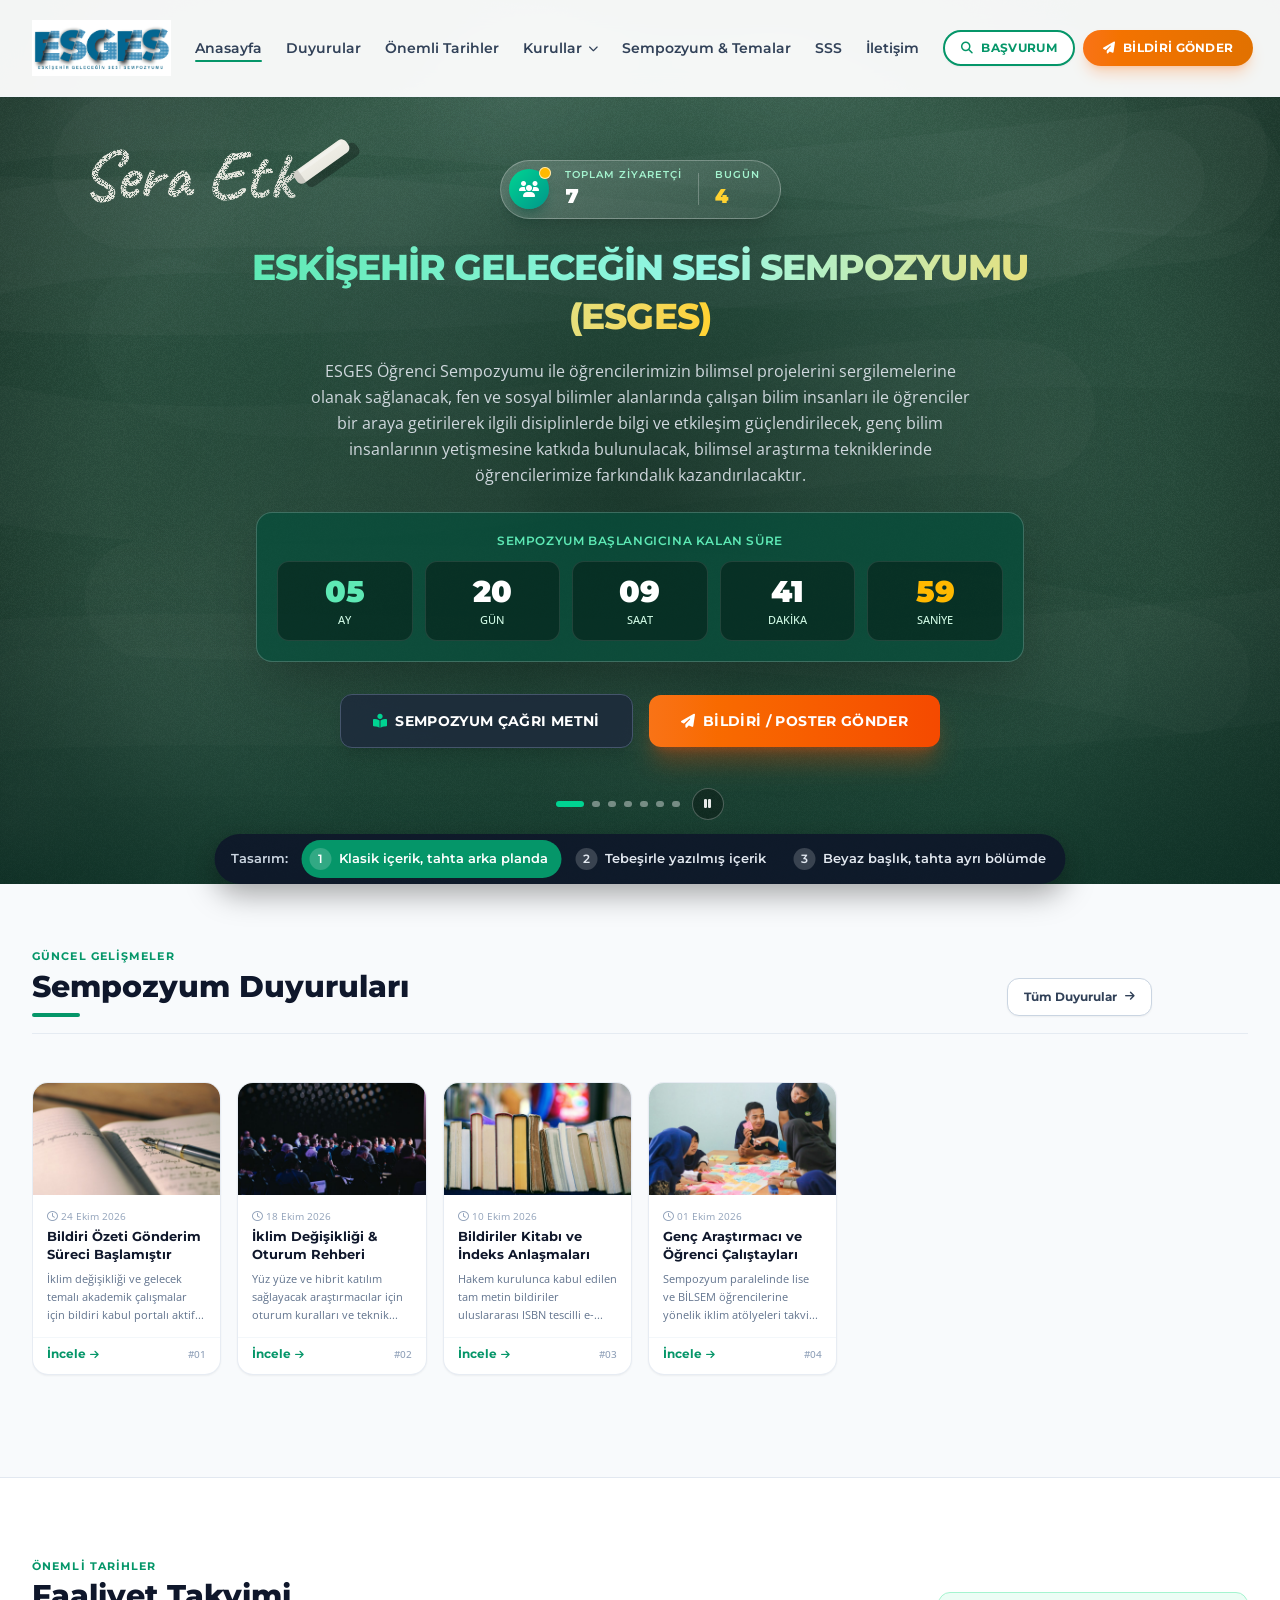
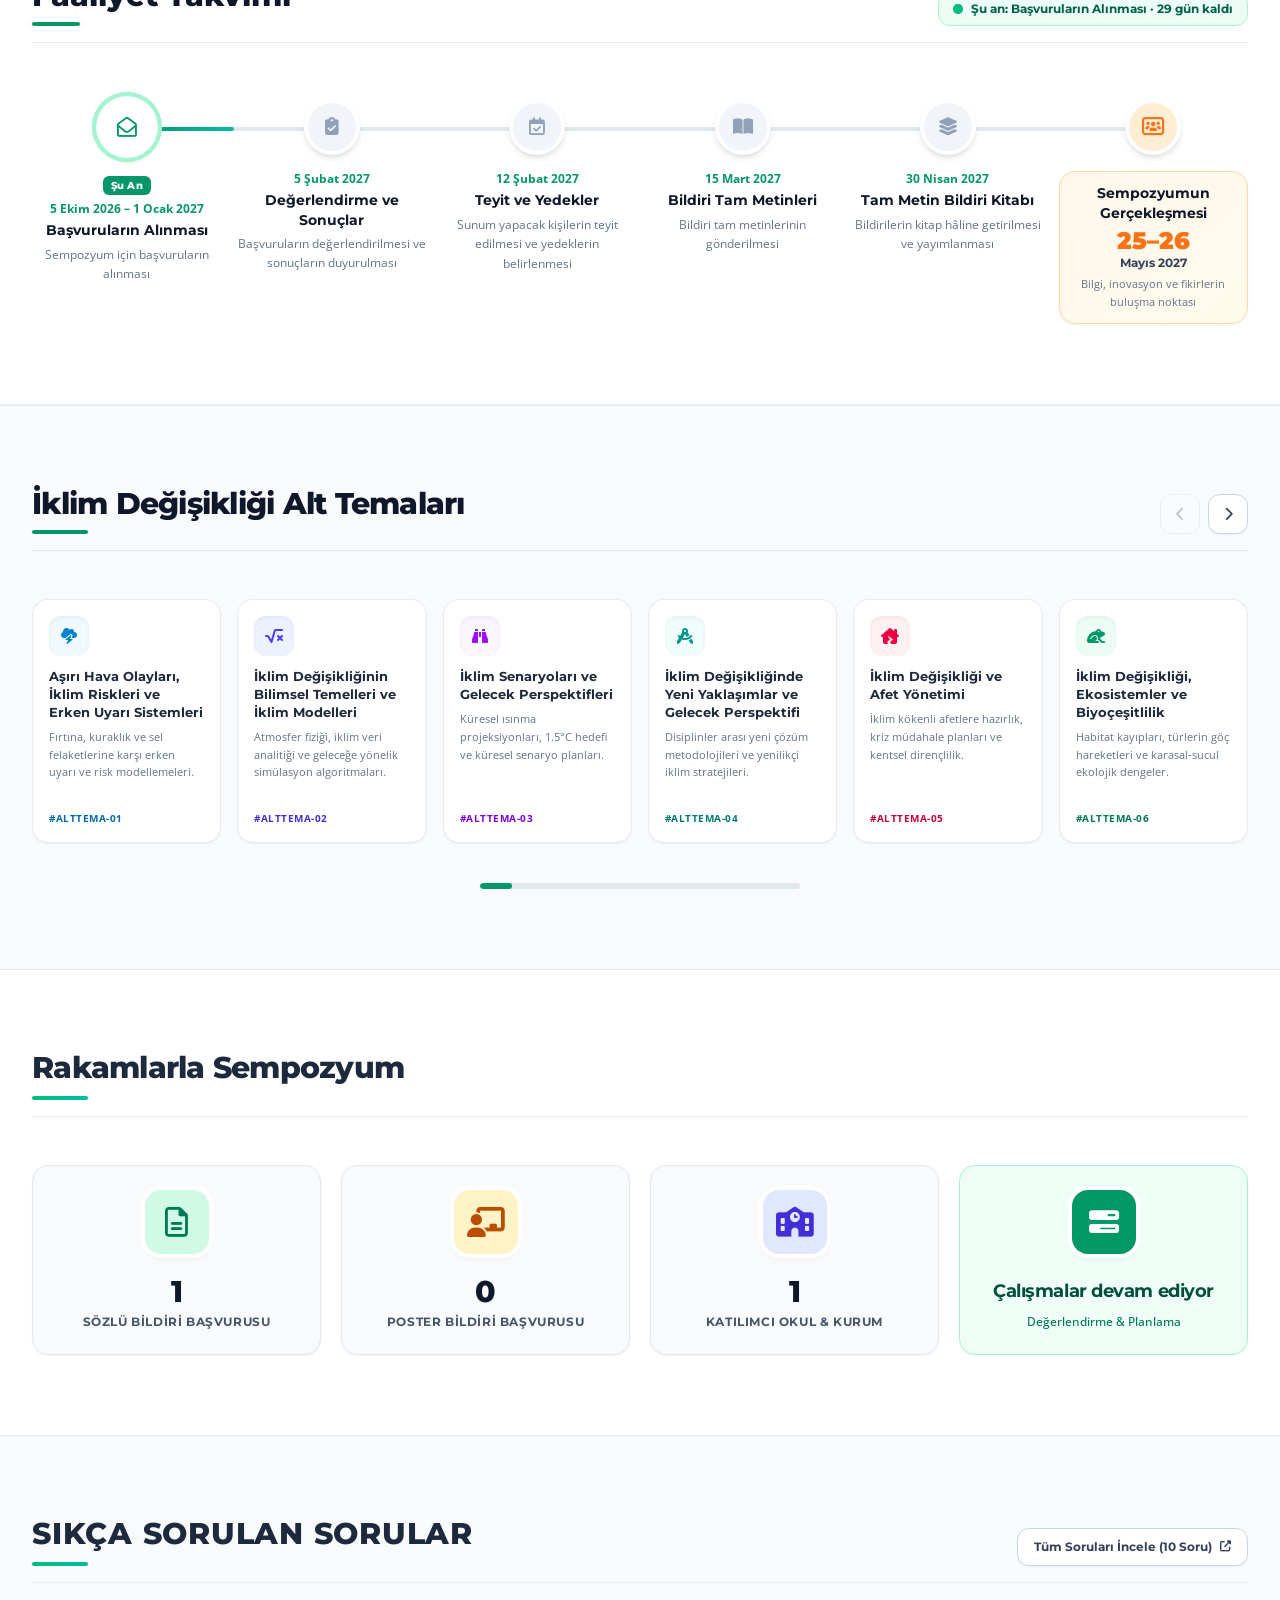
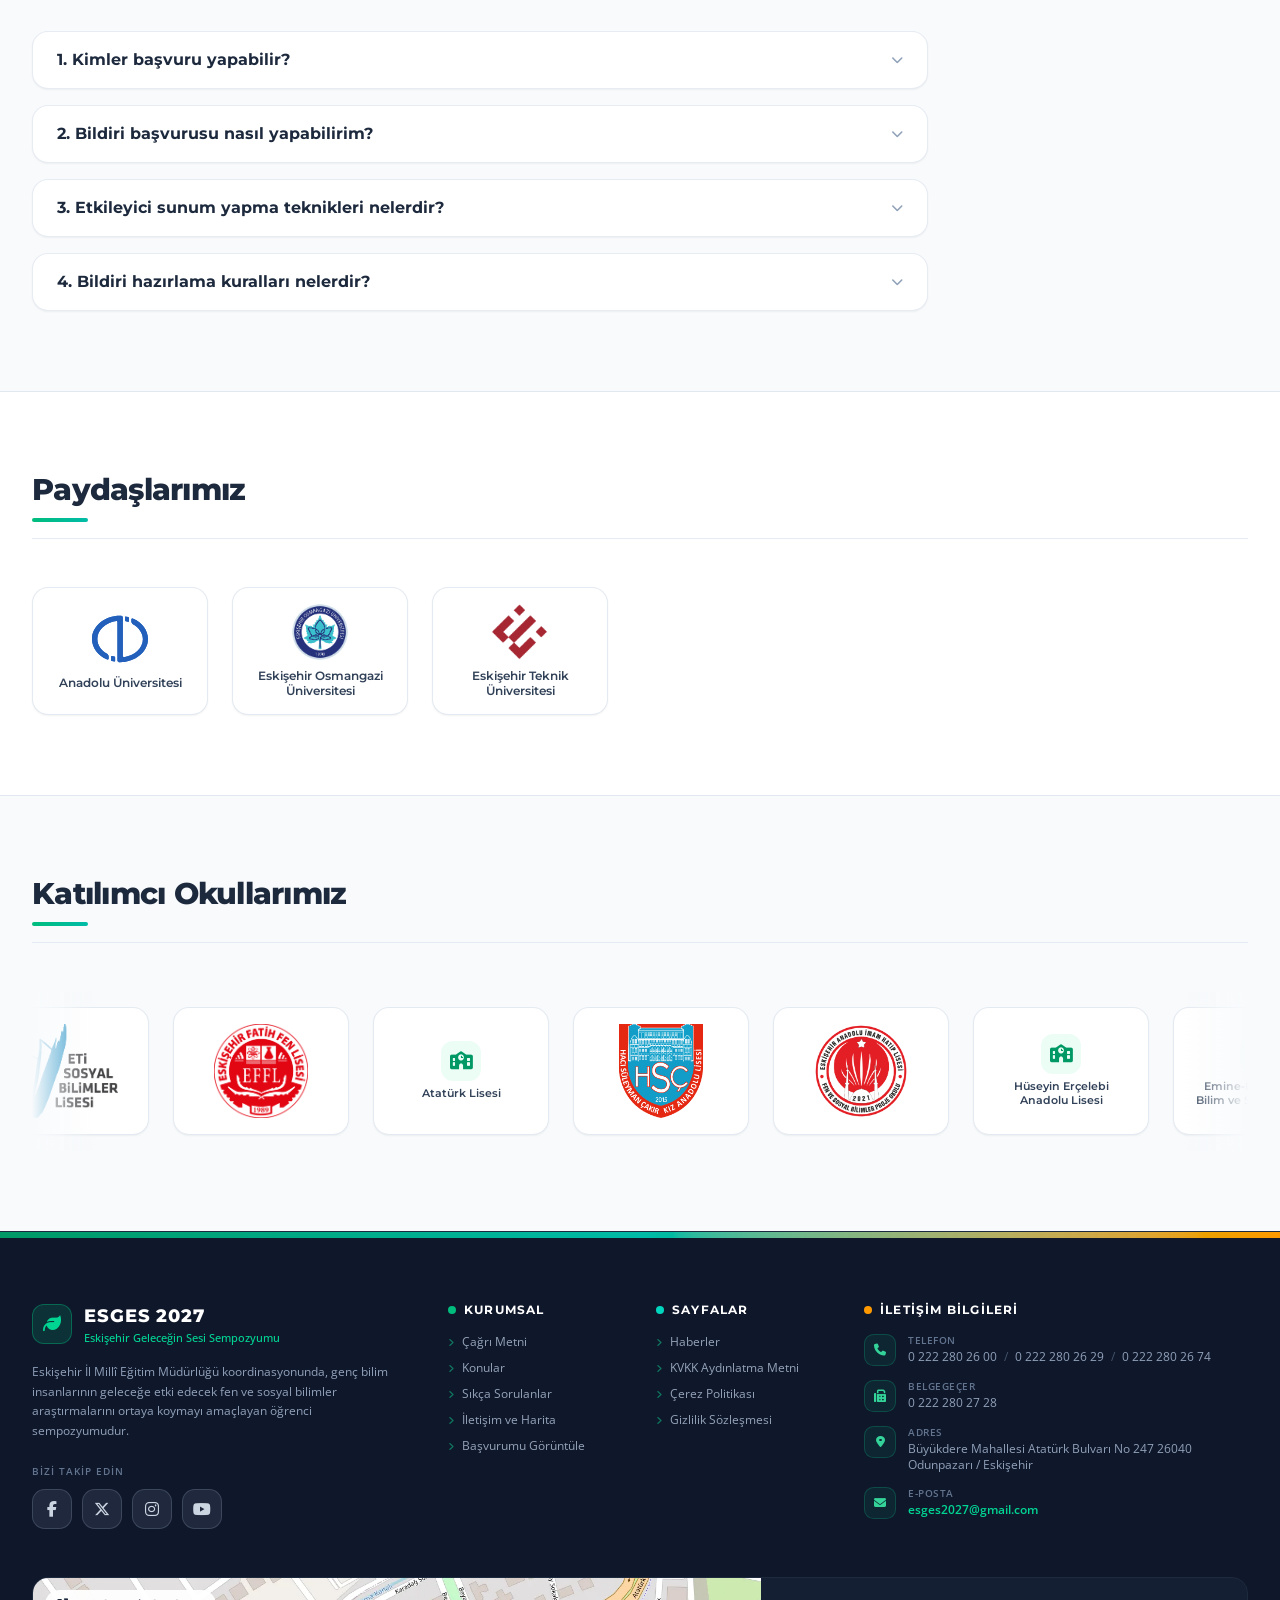
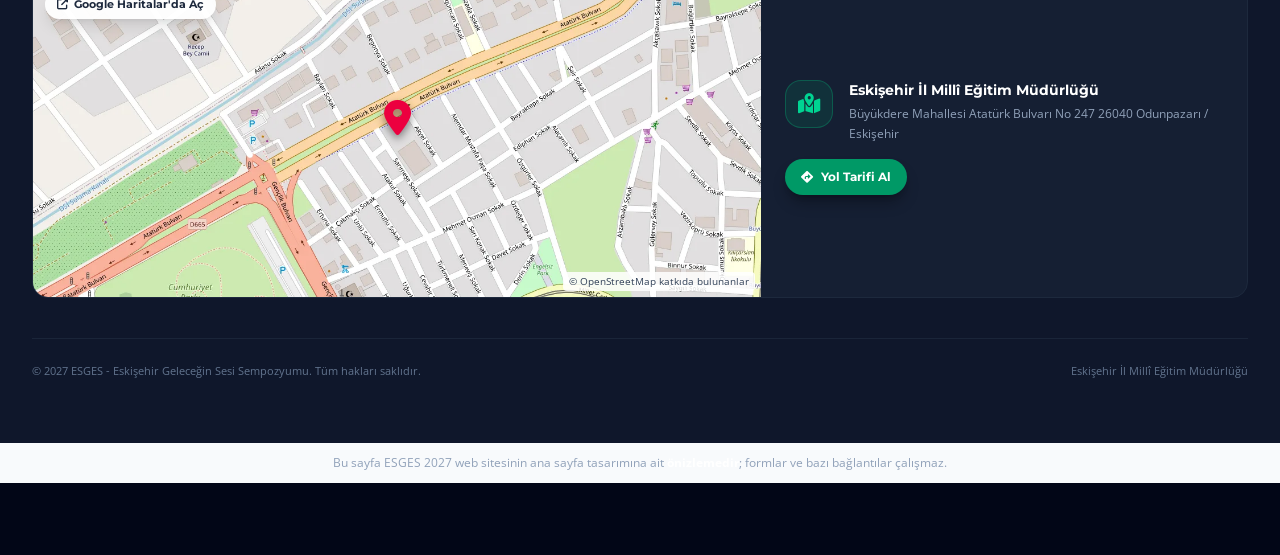
<file: onceki.html>
<!DOCTYPE html>
<html lang="tr" class="scroll-smooth">
<head>
  <meta charset="utf-8">
  <meta name="viewport" content="width=device-width, initial-scale=1">
  <meta name="robots" content="noindex, nofollow">
  <title>ESGES 2027 | Tasarım Önizlemesi – Sürüm 1</title>
  <link rel="icon" href="images/esges-logo.png">
  <link rel="stylesheet" href="assets/app-8O1k_SH7.css">
  <script type="module" src="assets/app-DquBh3Ga.js"></script>
</head>
<body class="font-sans bg-brand-lightBg text-slate-800 antialiased selection:bg-brand-emerald selection:text-white">


  <div id="preloader" class="fixed inset-0 z-[9999] bg-slate-900 flex flex-col items-center justify-center transition-opacity duration-700">
  <div class="relative flex flex-col items-center justify-center">
    <div class="animate-pulse flex flex-col items-center">
      <svg class="w-32 h-32 md:w-40 md:h-40 drop-shadow-2xl" viewBox="0 0 200 200" fill="none" xmlns="http://www.w3.org/2000/svg">
        <circle cx="100" cy="100" r="90" stroke="url(#esgesGrad)" stroke-width="4" fill="#0f172a" />
        <path d="M100 35C100 35 145 65 145 110C145 145 115 165 100 165C85 165 55 145 55 110C55 65 100 35 100 35Z" fill="url(#leafGrad)" opacity="0.2"/>
        <path d="M100 45C100 45 135 75 135 110C135 135 115 155 100 155C85 155 65 135 65 110C65 75 100 45 100 45Z" stroke="#10b981" stroke-width="3" stroke-linecap="round"/>
        <path d="M100 55V145" stroke="#10b981" stroke-width="2.5" stroke-dasharray="4 3"/>
        <path d="M100 95C115 85 125 90 125 90" stroke="#059669" stroke-width="2.5" stroke-linecap="round"/>
        <path d="M100 115C85 105 75 110 75 110" stroke="#059669" stroke-width="2.5" stroke-linecap="round"/>
        <defs>
          <linearGradient id="esgesGrad" x1="0" y1="0" x2="200" y2="200" gradientUnits="userSpaceOnUse">
            <stop stop-color="#10b981"/>
            <stop offset="0.5" stop-color="#0284c7"/>
            <stop offset="1" stop-color="#f97316"/>
          </linearGradient>
          <linearGradient id="leafGrad" x1="100" y1="35" x2="100" y2="165" gradientUnits="userSpaceOnUse">
            <stop stop-color="#10b981"/>
            <stop offset="1" stop-color="#0284c7"/>
          </linearGradient>
        </defs>
      </svg>
      <div class="mt-4 text-center">
        <span class="text-3xl font-extrabold tracking-wider text-emerald-400 block font-['Montserrat']">ESGES</span>
        <span class="text-xs font-semibold tracking-widest text-slate-300 uppercase block mt-1">Eskişehir Geleceğin Sesi Sempozyumu</span>
        <span class="inline-block mt-2 px-2.5 py-0.5 rounded-full text-[11px] font-bold tracking-wider bg-emerald-500/20 text-emerald-300 border border-emerald-500/30">2027</span>
      </div>
    </div>
  </div>
</div>
  <header id="mainHeader" class="fixed top-0 left-0 right-0 z-40 transition-all duration-300 py-4 bg-white/95 backdrop-blur-md shadow-xs border-b border-slate-100">
  
  <div class="max-w-[90rem] mx-auto px-4 sm:px-6 lg:px-8 flex items-center justify-between gap-4 xl:gap-6">
    <a href="#" class="flex items-center group py-1 shrink-0">
      <img src="images/esges-logo.png" alt="ESGES 2027" class="h-9 sm:h-12 xl:h-14 w-auto max-w-[130px] sm:max-w-none object-contain transition-transform duration-300 group-hover:scale-105">
    </a>

    <nav class="hidden xl:flex items-center gap-6 2xl:gap-8 font-title font-semibold text-sm text-slate-700 whitespace-nowrap">
      <a href="#anasayfa" class="hover:text-brand-emerald transition-colors relative py-1 after:content-[''] after:absolute after:bottom-0 after:left-0 after:w-full after:h-0.5 after:bg-brand-emerald after:rounded-full">Anasayfa</a>
      <a href="#duyurular" class="hover:text-brand-emerald transition-colors py-1">Duyurular</a>
      <a href="#takvim" class="hover:text-brand-emerald transition-colors py-1">Önemli Tarihler</a>
      
      <div class="relative" data-kurul-menu>
        <button type="button" id="kurulMenuDugme" data-kurul-menu-dugme aria-expanded="false" aria-controls="kurulMenu" class="hover:text-brand-emerald transition-colors py-1 inline-flex items-center gap-1.5 font-semibold">
          <span>Kurullar</span><i class="fa-solid fa-chevron-down text-[10px] transition-transform duration-200" aria-hidden="true"></i>
        </button>
        <div id="kurulMenu" data-kurul-menu-liste class="hidden absolute left-1/2 -translate-x-1/2 top-full mt-3 w-80 rounded-2xl bg-white border border-slate-100 shadow-xl p-2 z-50 whitespace-normal">
                      <button type="button" data-kurul="0" class="w-full flex items-center gap-3 px-3 py-2.5 rounded-xl text-left text-sm text-slate-700 hover:bg-emerald-50 hover:text-brand-emerald transition-colors">
              <span class="w-8 h-8 shrink-0 rounded-lg bg-emerald-50 text-brand-emerald flex items-center justify-center" aria-hidden="true"><i class="fa-solid fa-sitemap text-xs"></i></span>
              <span class="flex-1 leading-snug">Sempozyum Düzenleme Kurulu</span>
              <span class="text-[11px] font-normal text-slate-400">6</span>
            </button>
                      <button type="button" data-kurul="1" class="w-full flex items-center gap-3 px-3 py-2.5 rounded-xl text-left text-sm text-slate-700 hover:bg-emerald-50 hover:text-brand-emerald transition-colors">
              <span class="w-8 h-8 shrink-0 rounded-lg bg-emerald-50 text-brand-emerald flex items-center justify-center" aria-hidden="true"><i class="fa-solid fa-flask text-xs"></i></span>
              <span class="flex-1 leading-snug">Sempozyum Bilim Kurulu</span>
              <span class="text-[11px] font-normal text-slate-400">39</span>
            </button>
                      <button type="button" data-kurul="2" class="w-full flex items-center gap-3 px-3 py-2.5 rounded-xl text-left text-sm text-slate-700 hover:bg-emerald-50 hover:text-brand-emerald transition-colors">
              <span class="w-8 h-8 shrink-0 rounded-lg bg-emerald-50 text-brand-emerald flex items-center justify-center" aria-hidden="true"><i class="fa-solid fa-chalkboard-user text-xs"></i></span>
              <span class="flex-1 leading-snug">Sempozyum Eğitim Kurulu</span>
              <span class="text-[11px] font-normal text-slate-400">8</span>
            </button>
                      <button type="button" data-kurul="3" class="w-full flex items-center gap-3 px-3 py-2.5 rounded-xl text-left text-sm text-slate-700 hover:bg-emerald-50 hover:text-brand-emerald transition-colors">
              <span class="w-8 h-8 shrink-0 rounded-lg bg-emerald-50 text-brand-emerald flex items-center justify-center" aria-hidden="true"><i class="fa-solid fa-laptop-code text-xs"></i></span>
              <span class="flex-1 leading-snug">Sempozyum WEB Sitesi &amp; Grafik Tasarım Ekibi</span>
              <span class="text-[11px] font-normal text-slate-400">4</span>
            </button>
                      <button type="button" data-kurul="4" class="w-full flex items-center gap-3 px-3 py-2.5 rounded-xl text-left text-sm text-slate-700 hover:bg-emerald-50 hover:text-brand-emerald transition-colors">
              <span class="w-8 h-8 shrink-0 rounded-lg bg-emerald-50 text-brand-emerald flex items-center justify-center" aria-hidden="true"><i class="fa-solid fa-pen-ruler text-xs"></i></span>
              <span class="flex-1 leading-snug">Grafik Tasarım &amp; Dizgi</span>
              <span class="text-[11px] font-normal text-slate-400">1</span>
            </button>
                      <button type="button" data-kurul="5" class="w-full flex items-center gap-3 px-3 py-2.5 rounded-xl text-left text-sm text-slate-700 hover:bg-emerald-50 hover:text-brand-emerald transition-colors">
              <span class="w-8 h-8 shrink-0 rounded-lg bg-emerald-50 text-brand-emerald flex items-center justify-center" aria-hidden="true"><i class="fa-solid fa-clipboard-check text-xs"></i></span>
              <span class="flex-1 leading-snug">Sempozyum Başvuru Değerlendirme Kurulu</span>
              <span class="text-[11px] font-normal text-slate-400">27</span>
            </button>
                      <button type="button" data-kurul="6" class="w-full flex items-center gap-3 px-3 py-2.5 rounded-xl text-left text-sm text-slate-700 hover:bg-emerald-50 hover:text-brand-emerald transition-colors">
              <span class="w-8 h-8 shrink-0 rounded-lg bg-emerald-50 text-brand-emerald flex items-center justify-center" aria-hidden="true"><i class="fa-solid fa-people-group text-xs"></i></span>
              <span class="flex-1 leading-snug">Sempozyum Organizasyon Ekibi</span>
              <span class="text-[11px] font-normal text-slate-400">10</span>
            </button>
                  </div>
      </div>
      <a href="#alt-temalar" class="hover:text-brand-emerald transition-colors py-1">Sempozyum & Temalar</a>
      <a href="#sss" class="hover:text-brand-emerald transition-colors py-1">SSS</a>
      <a href="#iletisim" class="hover:text-brand-emerald transition-colors py-1">İletişim</a>
    </nav>

    <div class="flex items-center gap-2 2xl:gap-3 shrink-0">
      
      <button data-modal-open="onizleme-takipModal" title="Takip kodunuzla başvurunuzu görüntüleyin" aria-label="Başvurumu görüntüle" class="hidden md:inline-flex items-center gap-2 px-4 py-2 rounded-full text-xs font-title font-bold tracking-wide whitespace-nowrap text-brand-emerald bg-white border-2 border-brand-emerald hover:bg-brand-emerald hover:text-white shadow-xs transition-all transform hover:-translate-y-0.5">
        <i class="fa-solid fa-magnifying-glass" aria-hidden="true"></i>
        <span class="2xl:hidden">BAŞVURUM</span>
        <span class="hidden 2xl:inline">BAŞVURUMU GÖRÜNTÜLE</span>
      </button>
      <button data-modal-open="onizleme-abstractModal" class="hidden md:inline-flex whitespace-nowrap items-center gap-2 px-5 py-2.5 rounded-full text-xs font-title font-bold tracking-wide text-white bg-gradient-to-r from-brand-accent to-amber-600 hover:from-brand-accentHover hover:to-orange-700 shadow-lg shadow-orange-500/25 transition-all transform hover:-translate-y-0.5">
        <i class="fa-solid fa-paper-plane" aria-hidden="true"></i>
        <span class="2xl:hidden">BİLDİRİ GÖNDER</span>
        <span class="hidden 2xl:inline">BİLDİRİ/POSTER GÖNDER</span>
      </button>

    <button id="mobileMenuBtn" aria-label="Menüyü Aç" class="xl:hidden p-2 rounded-lg text-slate-700 hover:text-brand-emerald hover:bg-slate-100 transition-colors focus:outline-hidden">
      <i class="fa-solid fa-bars text-2xl"></i>
    </button>
    </div>
  </div>
</header>

<div id="mobileDrawer" class="fixed inset-0 bg-slate-900/60 z-50 backdrop-blur-xs hidden xl:hidden">
  <div class="w-4/5 max-w-sm bg-white h-full ml-auto p-6 flex flex-col justify-between shadow-2xl overflow-y-auto">
    <div>
      <div class="flex items-center justify-between border-b pb-4 border-slate-100">
        <div class="flex items-center gap-2">
          <div class="w-9 h-9 rounded-lg bg-brand-emerald text-white flex items-center justify-center font-bold">E</div>
          <span class="font-title font-extrabold text-lg text-slate-800">ESGES Menü</span>
        </div>
        <button id="closeDrawerBtn" aria-label="Menüyü Kapat" class="p-2 text-slate-400 hover:text-slate-800 rounded-full hover:bg-slate-100 transition-colors">
          <i class="fa-solid fa-xmark text-xl"></i>
        </button>
      </div>

      <nav class="mt-6 flex flex-col space-y-3 font-title font-semibold text-slate-700">
        <a href="#anasayfa" class="mobile-nav-link flex items-center justify-between p-3 rounded-xl bg-slate-50 hover:bg-emerald-50 hover:text-brand-emerald transition-colors"><span>Anasayfa</span><i class="fa-solid fa-angle-right text-xs opacity-50"></i></a>
        <a href="#duyurular" class="mobile-nav-link flex items-center justify-between p-3 rounded-xl bg-slate-50 hover:bg-emerald-50 hover:text-brand-emerald transition-colors"><span>Duyurular</span><i class="fa-solid fa-angle-right text-xs opacity-50"></i></a>
        <a href="#takvim" class="mobile-nav-link flex items-center justify-between p-3 rounded-xl bg-slate-50 hover:bg-emerald-50 hover:text-brand-emerald transition-colors"><span>Faaliyet Takvimi</span><i class="fa-solid fa-angle-right text-xs opacity-50"></i></a>
        
        <div data-kurul-menu>
          <button type="button" data-kurul-menu-dugme aria-expanded="false" aria-controls="kurulMenuMobil" class="w-full flex items-center justify-between p-3 rounded-xl bg-slate-50 hover:bg-emerald-50 hover:text-brand-emerald transition-colors">
            <span>Kurullar</span><i class="fa-solid fa-chevron-down text-xs opacity-50 transition-transform duration-200" aria-hidden="true"></i>
          </button>
          <div id="kurulMenuMobil" data-kurul-menu-liste class="hidden mt-2 ml-3 pl-3 border-l-2 border-emerald-100 flex flex-col gap-1">
                          <button type="button" data-kurul="0" class="mobile-nav-link text-left px-3 py-2 rounded-lg text-sm font-medium text-slate-600 hover:bg-emerald-50 hover:text-brand-emerald transition-colors">Sempozyum Düzenleme Kurulu</button>
                          <button type="button" data-kurul="1" class="mobile-nav-link text-left px-3 py-2 rounded-lg text-sm font-medium text-slate-600 hover:bg-emerald-50 hover:text-brand-emerald transition-colors">Sempozyum Bilim Kurulu</button>
                          <button type="button" data-kurul="2" class="mobile-nav-link text-left px-3 py-2 rounded-lg text-sm font-medium text-slate-600 hover:bg-emerald-50 hover:text-brand-emerald transition-colors">Sempozyum Eğitim Kurulu</button>
                          <button type="button" data-kurul="3" class="mobile-nav-link text-left px-3 py-2 rounded-lg text-sm font-medium text-slate-600 hover:bg-emerald-50 hover:text-brand-emerald transition-colors">Sempozyum WEB Sitesi &amp; Grafik Tasarım Ekibi</button>
                          <button type="button" data-kurul="4" class="mobile-nav-link text-left px-3 py-2 rounded-lg text-sm font-medium text-slate-600 hover:bg-emerald-50 hover:text-brand-emerald transition-colors">Grafik Tasarım &amp; Dizgi</button>
                          <button type="button" data-kurul="5" class="mobile-nav-link text-left px-3 py-2 rounded-lg text-sm font-medium text-slate-600 hover:bg-emerald-50 hover:text-brand-emerald transition-colors">Sempozyum Başvuru Değerlendirme Kurulu</button>
                          <button type="button" data-kurul="6" class="mobile-nav-link text-left px-3 py-2 rounded-lg text-sm font-medium text-slate-600 hover:bg-emerald-50 hover:text-brand-emerald transition-colors">Sempozyum Organizasyon Ekibi</button>
                      </div>
        </div>
        <a href="#alt-temalar" class="mobile-nav-link flex items-center justify-between p-3 rounded-xl bg-slate-50 hover:bg-emerald-50 hover:text-brand-emerald transition-colors"><span>Alt Temalar</span><i class="fa-solid fa-angle-right text-xs opacity-50"></i></a>
        <a href="#sss" class="mobile-nav-link flex items-center justify-between p-3 rounded-xl bg-slate-50 hover:bg-emerald-50 hover:text-brand-emerald transition-colors"><span>Sıkça Sorulan Sorular</span><i class="fa-solid fa-angle-right text-xs opacity-50"></i></a>
        <a href="#iletisim" class="mobile-nav-link flex items-center justify-between p-3 rounded-xl bg-slate-50 hover:bg-emerald-50 hover:text-brand-emerald transition-colors"><span>İletişim</span><i class="fa-solid fa-angle-right text-xs opacity-50"></i></a>
      </nav>
    </div>

    <div class="pt-6 border-t border-slate-100 flex flex-col gap-3">
      <button data-modal-open="textModal" class="w-full py-2.5 px-4 rounded-xl font-semibold text-emerald-800 bg-emerald-50 border border-emerald-200 hover:bg-emerald-100 active:scale-95 transition-all text-center text-xs">Çağrı Metni İncele</button>
      <button data-modal-open="onizleme-takipModal" class="w-full py-2.5 px-4 rounded-xl font-semibold text-brand-emerald bg-white border-2 border-brand-emerald hover:bg-emerald-50 active:scale-95 transition-all text-center text-xs"><i class="fa-solid fa-magnifying-glass mr-1.5" aria-hidden="true"></i>Başvurumu Görüntüle</button>
      <button data-modal-open="onizleme-abstractModal" class="w-full py-3 px-4 rounded-xl bg-brand-accent text-white font-title font-bold text-center text-sm shadow-md hover:bg-brand-accentHover">Bildiri Gönder</button>
    </div>
  </div>
</div>

  <main>
      <section id="anasayfa" class="relative min-h-[92vh] flex items-center justify-center pt-28 sm:pt-32 md:pt-36 pb-16 overflow-hidden">
  
  <div id="tebesirTahtasi" class="absolute inset-0 z-0 overflow-hidden bg-[#2b5442]" role="img" aria-label="Tebeşir tahtası çizimi">
    <canvas data-katman="tahta" class="absolute inset-0 w-full h-full" aria-hidden="true"></canvas>
    <canvas data-katman="murekkep" class="absolute inset-0 w-full h-full" aria-hidden="true"></canvas>
    <canvas data-katman="canli" class="absolute inset-0 w-full h-full" aria-hidden="true"></canvas>
    <canvas data-katman="arac" class="absolute inset-0 w-full h-full" aria-hidden="true"></canvas>
  </div>
  <div class="hero-tahta-ortu absolute inset-0 z-0 pointer-events-none" aria-hidden="true"></div>

  <div class="hero-icerik relative z-10 max-w-4xl mx-auto px-4 sm:px-6 text-center text-white mt-4">
    
    <div class="ziyaretci-sayaci inline-flex items-center gap-3 sm:gap-4 mb-6 pl-2 pr-5 py-2 rounded-full shadow-xl" role="group" aria-label="Ziyaretçi sayacı">
      <span class="relative w-10 h-10 shrink-0 rounded-full bg-gradient-to-br from-emerald-400 to-teal-600 text-white flex items-center justify-center text-base shadow-lg shadow-emerald-900/40">
        <i class="fa-solid fa-users" aria-hidden="true"></i>
        <span class="absolute -top-0.5 -right-0.5 flex w-3 h-3" aria-hidden="true">
          <span class="absolute inline-flex w-full h-full rounded-full bg-amber-400 opacity-75 animate-ping"></span>
          <span class="relative inline-flex w-3 h-3 rounded-full bg-amber-400 border border-white/70"></span>
        </span>
      </span>
      <span class="text-left leading-tight">
        <span class="block text-[10px] font-title font-semibold uppercase tracking-widest text-emerald-200">Toplam Ziyaretçi</span>
        <span data-sayac="7" class="block font-title font-black text-lg sm:text-xl tabular-nums tracking-tight">7</span>
      </span>
      <span class="w-px h-8 bg-white/25" aria-hidden="true"></span>
      <span class="text-left leading-tight">
        <span class="block text-[10px] font-title font-semibold uppercase tracking-widest text-emerald-200">Bugün</span>
        <span data-sayac="4" class="block font-title font-black text-lg sm:text-xl tabular-nums tracking-tight text-amber-300">4</span>
      </span>
    </div>

    <h1 class="text-2xl sm:text-3xl md:text-4xl font-title font-extrabold tracking-tight leading-snug mb-4">
      <span class="text-transparent bg-clip-text bg-gradient-to-r from-emerald-300 via-teal-200 to-amber-300">
        ESKİŞEHİR GELECEĞİN SESİ SEMPOZYUMU (ESGES)
      </span>
    </h1>

    <p class="max-w-2xl mx-auto text-xs sm:text-sm md:text-base text-slate-200/90 font-normal leading-relaxed mb-6">
      ESGES Öğrenci Sempozyumu ile öğrencilerimizin bilimsel projelerini sergilemelerine olanak sağlanacak, fen ve sosyal bilimler alanlarında çalışan bilim insanları ile öğrenciler bir araya getirilerek ilgili disiplinlerde bilgi ve etkileşim güçlendirilecek, genç bilim insanlarının yetişmesine katkıda bulunulacak, bilimsel araştırma tekniklerinde öğrencilerimize farkındalık kazandırılacaktır.
    </p>

    <div class="max-w-3xl mx-auto glass-card-dark rounded-2xl p-4 sm:p-5 shadow-2xl mb-8 border border-emerald-500/30">
      <p class="text-[11px] sm:text-xs font-title font-semibold uppercase tracking-wider text-emerald-300 mb-3 text-center">
        Sempozyum Başlangıcına Kalan Süre
      </p>

      <div class="grid grid-cols-5 gap-1.5 sm:gap-3 text-center">
        <div class="bg-black/35 rounded-xl p-2 sm:p-3 border border-white/10 flex flex-col justify-center">
          <span id="countdownMonths" class="block font-title font-black text-xl sm:text-3xl text-emerald-300">00</span>
          <span class="text-[9px] sm:text-[11px] font-medium text-emerald-100 uppercase mt-0.5">Ay</span>
        </div>
        <div class="bg-black/35 rounded-xl p-2 sm:p-3 border border-white/10 flex flex-col justify-center">
          <span id="countdownDays" class="block font-title font-black text-xl sm:text-3xl text-white">00</span>
          <span class="text-[9px] sm:text-[11px] font-medium text-emerald-100 uppercase mt-0.5">Gün</span>
        </div>
        <div class="bg-black/35 rounded-xl p-2 sm:p-3 border border-white/10 flex flex-col justify-center">
          <span id="countdownHours" class="block font-title font-black text-xl sm:text-3xl text-white">00</span>
          <span class="text-[9px] sm:text-[11px] font-medium text-emerald-100 uppercase mt-0.5">Saat</span>
        </div>
        <div class="bg-black/35 rounded-xl p-2 sm:p-3 border border-white/10 flex flex-col justify-center">
          <span id="countdownMinutes" class="block font-title font-black text-xl sm:text-3xl text-white">00</span>
          <span class="text-[9px] sm:text-[11px] font-medium text-emerald-100 uppercase mt-0.5">Dakika</span>
        </div>
        <div class="bg-black/35 rounded-xl p-2 sm:p-3 border border-white/10 flex flex-col justify-center">
          <span id="countdownSeconds" class="block font-title font-black text-xl sm:text-3xl text-amber-400">00</span>
          <span class="text-[9px] sm:text-[11px] font-medium text-emerald-100 uppercase mt-0.5">Saniye</span>
        </div>
      </div>
    </div>

    <div class="flex flex-col sm:flex-row items-center justify-center gap-4">
      <button data-modal-open="textModal" class="w-full sm:w-auto px-8 py-4 rounded-xl font-title font-bold text-sm tracking-wide text-white bg-slate-800/80 hover:bg-slate-700 border border-slate-600 backdrop-blur-md transition-all shadow-lg flex items-center justify-center gap-2 transform hover:-translate-y-1">
        <i class="fa-solid fa-book-open-reader text-emerald-400"></i>
        <span>SEMPOZYUM ÇAĞRI METNİ</span>
      </button>
      <button data-modal-open="onizleme-abstractModal" class="w-full sm:w-auto px-8 py-4 rounded-xl font-title font-bold text-sm tracking-wide text-white bg-gradient-to-r from-brand-accent to-orange-600 hover:from-orange-500 hover:to-orange-700 shadow-xl shadow-orange-600/30 transition-all flex items-center justify-center gap-2 transform hover:-translate-y-1">
        <i class="fa-solid fa-paper-plane"></i>
        <span>BİLDİRİ / POSTER GÖNDER</span>
      </button>
    </div>

    
    <div class="flex justify-center items-center gap-3 mt-10">
      <div id="tebesirNoktalar" class="flex items-center gap-2"></div>
      <button type="button" id="tebesirDurdur" aria-label="Tahta animasyonunu duraklat" aria-pressed="false" class="w-8 h-8 rounded-full bg-black/30 hover:bg-black/50 border border-white/25 text-white/90 flex items-center justify-center transition-colors">
        <i class="fa-solid fa-pause text-xs" aria-hidden="true"></i>
      </button>
    </div>
  </div>
</section>
  <section id="duyurular" class="py-12 sm:py-16 bg-slate-50 relative border-b border-slate-200 overflow-hidden">
  <div class="max-w-7xl mx-auto px-4 sm:px-6 lg:px-8">
    <div class="reveal-heading flex flex-col sm:flex-row items-start sm:items-end justify-between gap-4 mb-8 sm:mb-10 pb-4 border-b border-slate-200/80">
      <div>
        <span class="text-[11px] font-title font-bold uppercase tracking-widest text-brand-emerald block">GÜNCEL GELİŞMELER</span>
        <h2 class="text-2xl sm:text-3xl font-title font-extrabold text-slate-900 mt-1">Sempozyum Duyuruları</h2>
        <div class="w-12 h-1 bg-brand-emerald rounded-full mt-2"></div>
      </div>
      <div class="flex items-center gap-2 self-start sm:self-auto">
        <a href="#" class="inline-flex items-center gap-2 px-4 py-2.5 rounded-xl bg-white border border-slate-300 text-xs font-title font-bold text-slate-700 hover:text-white hover:bg-brand-emerald hover:border-brand-emerald shadow-xs transition-all duration-300 group shrink-0">
          <span>Tüm Duyurular</span>
          <i class="fa-solid fa-arrow-right text-[11px] group-hover:translate-x-1 transition-transform"></i>
        </a>
        <button id="prevNoticeBtn" type="button" aria-label="Önceki duyurular" class="w-10 h-10 rounded-xl bg-white border border-slate-300 text-slate-700 hover:text-white hover:bg-brand-emerald hover:border-brand-emerald shadow-xs flex items-center justify-center transition-all active:scale-95 disabled:opacity-30 disabled:pointer-events-none">
          <i class="fa-solid fa-chevron-left text-sm" aria-hidden="true"></i>
        </button>
        <button id="nextNoticeBtn" type="button" aria-label="Sonraki duyurular" class="w-10 h-10 rounded-xl bg-white border border-slate-300 text-slate-700 hover:text-white hover:bg-brand-emerald hover:border-brand-emerald shadow-xs flex items-center justify-center transition-all active:scale-95 disabled:opacity-30 disabled:pointer-events-none">
          <i class="fa-solid fa-chevron-right text-sm" aria-hidden="true"></i>
        </button>
      </div>
    </div>

          
      <div id="noticesSlider" class="reveal flex gap-4 overflow-x-auto scroll-smooth snap-x snap-mandatory no-scrollbar pb-6 pt-2">
                  <article class="w-[calc(50%-8px)] sm:w-[calc((100%-32px)/3)] md:w-[calc((100%-48px)/4)] lg:w-[calc((100%-80px)/6)] shrink-0 snap-start bg-white rounded-2xl overflow-hidden shadow-xs hover:shadow-lg border border-slate-200/80 flex flex-col justify-between group transition-all duration-300 hover:-translate-y-0.5">
            <div>
              <div class="relative h-24 sm:h-28 w-full overflow-hidden bg-slate-100">
                                  <img src="images/duyurular/esges-duyuru-1-bildiri-ozeti.jpg" alt="Bildiri Özeti Gönderimi" loading="lazy" class="w-full h-full object-cover transition-transform duration-500 group-hover:scale-105">
                              </div>
              <div class="p-3.5">
                <time datetime="2026-10-24" class="text-[10px] text-slate-400 block mb-1"><i class="fa-regular fa-clock mr-1" aria-hidden="true"></i>24 Ekim 2026</time>
                <h3 class="font-title font-bold text-[13px] text-slate-900 group-hover:text-brand-emerald transition-colors line-clamp-3 leading-snug">Bildiri Özeti Gönderim Süreci Başlamıştır</h3>
                <p class="text-[11px] text-slate-500 mt-1.5 line-clamp-3 leading-relaxed">İklim değişikliği ve gelecek temalı akademik çalışmalar için bildiri kabul portalı aktif hale getirilmiştir.</p>
              </div>
            </div>
            <div class="px-3.5 pb-3 pt-2 border-t border-slate-100/80 flex items-center justify-between gap-2">
              
              <template id="duyuru-icerik-0">5 Ekim 2026 itibarıyla açılan başvuru panelinde özet metinler sisteme yüklenebilir. Son başvuru tarihi 02 Ocak 2027 mesai bitimidir.</template>
              <button type="button" data-notice-title="Bildiri Özeti Gönderim Süreci Başlamıştır" data-notice-template="duyuru-icerik-0" class="text-xs font-title font-bold text-brand-emerald group-hover:text-brand-darkGreen inline-flex items-center gap-1">
                <span>İncele</span>
                <i class="fa-solid fa-arrow-right text-[10px] group-hover:translate-x-1 transition-transform" aria-hidden="true"></i>
              </button>
              
              <span class="text-[10px] text-slate-400 font-medium">#01</span>
            </div>
          </article>
                  <article class="w-[calc(50%-8px)] sm:w-[calc((100%-32px)/3)] md:w-[calc((100%-48px)/4)] lg:w-[calc((100%-80px)/6)] shrink-0 snap-start bg-white rounded-2xl overflow-hidden shadow-xs hover:shadow-lg border border-slate-200/80 flex flex-col justify-between group transition-all duration-300 hover:-translate-y-0.5">
            <div>
              <div class="relative h-24 sm:h-28 w-full overflow-hidden bg-slate-100">
                                  <img src="images/duyurular/esges-duyuru-2-oturum-rehberi.jpg" alt="Karbon Nötr Oturum Rehberi" loading="lazy" class="w-full h-full object-cover transition-transform duration-500 group-hover:scale-105">
                              </div>
              <div class="p-3.5">
                <time datetime="2026-10-18" class="text-[10px] text-slate-400 block mb-1"><i class="fa-regular fa-clock mr-1" aria-hidden="true"></i>18 Ekim 2026</time>
                <h3 class="font-title font-bold text-[13px] text-slate-900 group-hover:text-brand-emerald transition-colors line-clamp-3 leading-snug">İklim Değişikliği &amp; Oturum Rehberi</h3>
                <p class="text-[11px] text-slate-500 mt-1.5 line-clamp-3 leading-relaxed">Yüz yüze ve hibrit katılım sağlayacak araştırmacılar için oturum kuralları ve teknik yönergeler duyuruldu.</p>
              </div>
            </div>
            <div class="px-3.5 pb-3 pt-2 border-t border-slate-100/80 flex items-center justify-between gap-2">
              
              <template id="duyuru-icerik-1">Sempozyum merkezine ulaşımda toplu taşımayı tercih eden katılımcılarımız adına kampüste hatıra fidanı dikilecektir.</template>
              <button type="button" data-notice-title="İklim Değişikliği &amp; Oturum Rehberi" data-notice-template="duyuru-icerik-1" class="text-xs font-title font-bold text-brand-emerald group-hover:text-brand-darkGreen inline-flex items-center gap-1">
                <span>İncele</span>
                <i class="fa-solid fa-arrow-right text-[10px] group-hover:translate-x-1 transition-transform" aria-hidden="true"></i>
              </button>
              
              <span class="text-[10px] text-slate-400 font-medium">#02</span>
            </div>
          </article>
                  <article class="w-[calc(50%-8px)] sm:w-[calc((100%-32px)/3)] md:w-[calc((100%-48px)/4)] lg:w-[calc((100%-80px)/6)] shrink-0 snap-start bg-white rounded-2xl overflow-hidden shadow-xs hover:shadow-lg border border-slate-200/80 flex flex-col justify-between group transition-all duration-300 hover:-translate-y-0.5">
            <div>
              <div class="relative h-24 sm:h-28 w-full overflow-hidden bg-slate-100">
                                  <img src="images/duyurular/esges-duyuru-3-bildiriler-kitabi.jpg" alt="Bildiriler Kitabı ve İndeks" loading="lazy" class="w-full h-full object-cover transition-transform duration-500 group-hover:scale-105">
                              </div>
              <div class="p-3.5">
                <time datetime="2026-10-10" class="text-[10px] text-slate-400 block mb-1"><i class="fa-regular fa-clock mr-1" aria-hidden="true"></i>10 Ekim 2026</time>
                <h3 class="font-title font-bold text-[13px] text-slate-900 group-hover:text-brand-emerald transition-colors line-clamp-3 leading-snug">Bildiriler Kitabı ve İndeks Anlaşmaları</h3>
                <p class="text-[11px] text-slate-500 mt-1.5 line-clamp-3 leading-relaxed">Hakem kurulunca kabul edilen tam metin bildiriler uluslararası ISBN tescilli e-kitapta yer alacaktır.</p>
              </div>
            </div>
            <div class="px-3.5 pb-3 pt-2 border-t border-slate-100/80 flex items-center justify-between gap-2">
              
              <template id="duyuru-icerik-2">Tam metinler 15 Mart 2027 tarihine kadar sisteme yüklenecek ve açık erişimli olarak dijital kütüphanemizde yayınlanacaktır.</template>
              <button type="button" data-notice-title="Bildiriler Kitabı ve İndeks Anlaşmaları" data-notice-template="duyuru-icerik-2" class="text-xs font-title font-bold text-brand-emerald group-hover:text-brand-darkGreen inline-flex items-center gap-1">
                <span>İncele</span>
                <i class="fa-solid fa-arrow-right text-[10px] group-hover:translate-x-1 transition-transform" aria-hidden="true"></i>
              </button>
              
              <span class="text-[10px] text-slate-400 font-medium">#03</span>
            </div>
          </article>
                  <article class="w-[calc(50%-8px)] sm:w-[calc((100%-32px)/3)] md:w-[calc((100%-48px)/4)] lg:w-[calc((100%-80px)/6)] shrink-0 snap-start bg-white rounded-2xl overflow-hidden shadow-xs hover:shadow-lg border border-slate-200/80 flex flex-col justify-between group transition-all duration-300 hover:-translate-y-0.5">
            <div>
              <div class="relative h-24 sm:h-28 w-full overflow-hidden bg-slate-100">
                                  <img src="images/duyurular/esges-duyuru-4-genc-arastirmaci.jpg" alt="Genç Araştırmacı Çalıştayları" loading="lazy" class="w-full h-full object-cover transition-transform duration-500 group-hover:scale-105">
                              </div>
              <div class="p-3.5">
                <time datetime="2026-10-01" class="text-[10px] text-slate-400 block mb-1"><i class="fa-regular fa-clock mr-1" aria-hidden="true"></i>01 Ekim 2026</time>
                <h3 class="font-title font-bold text-[13px] text-slate-900 group-hover:text-brand-emerald transition-colors line-clamp-3 leading-snug">Genç Araştırmacı ve Öğrenci Çalıştayları</h3>
                <p class="text-[11px] text-slate-500 mt-1.5 line-clamp-3 leading-relaxed">Sempozyum paralelinde lise ve BİLSEM öğrencilerine yönelik iklim atölyeleri takvimi açıklandı.</p>
              </div>
            </div>
            <div class="px-3.5 pb-3 pt-2 border-t border-slate-100/80 flex items-center justify-between gap-2">
              
              <template id="duyuru-icerik-3">Atölye kayıtları kontenjanla sınırlı olup, danışman öğretmenler eşliğinde grup başvuruları kabul edilmektedir.</template>
              <button type="button" data-notice-title="Genç Araştırmacı ve Öğrenci Çalıştayları" data-notice-template="duyuru-icerik-3" class="text-xs font-title font-bold text-brand-emerald group-hover:text-brand-darkGreen inline-flex items-center gap-1">
                <span>İncele</span>
                <i class="fa-solid fa-arrow-right text-[10px] group-hover:translate-x-1 transition-transform" aria-hidden="true"></i>
              </button>
              
              <span class="text-[10px] text-slate-400 font-medium">#04</span>
            </div>
          </article>
              </div>

      <div class="w-full max-w-xs mx-auto mt-2 bg-slate-200 h-1.5 rounded-full overflow-hidden">
        <div id="noticeProgressBar" class="bg-brand-emerald h-full w-1/4 transition-all duration-300 rounded-full"></div>
      </div>
      </div>
</section>
  <section id="takvim" class="py-16 sm:py-20 bg-white relative overflow-hidden border-b border-slate-200/80">
  <div class="max-w-7xl mx-auto px-4 sm:px-6 lg:px-8 relative z-10">
    <div class="reveal-heading flex flex-col sm:flex-row items-start sm:items-end justify-between gap-4 mb-10 sm:mb-14 pb-4 border-b border-slate-200/80">
      <div>
        <span class="text-[11px] font-title font-bold uppercase tracking-widest text-brand-emerald block">Önemli Tarihler</span>
        <h2 class="text-2xl sm:text-3xl font-title font-extrabold text-slate-900 mt-1">Faaliyet Takvimi</h2>
        <div class="w-12 h-1 bg-brand-emerald rounded-full mt-2"></div>
      </div>
      <div id="timelineStatus" class="hidden items-center gap-2 px-3.5 py-2 rounded-xl bg-emerald-50 border border-emerald-200 text-xs font-title font-bold text-emerald-800 self-start sm:self-auto">
        <span class="relative flex w-2.5 h-2.5">
          <span class="absolute inline-flex w-full h-full rounded-full bg-emerald-400 opacity-75 animate-ping"></span>
          <span class="relative inline-flex w-2.5 h-2.5 rounded-full bg-emerald-500"></span>
        </span>
        <span id="timelineStatusText"></span>
      </div>
    </div>

    <div class="relative">
      <!-- Masaüstü: yatay çizgi -->
      <div class="hidden lg:block absolute top-7 left-[calc(100%/12)] right-[calc(100%/12)] h-1 rounded-full bg-slate-200">
        <div id="timelineFillH" class="w-0 h-full rounded-full bg-gradient-to-r from-brand-emerald to-teal-500 transition-[width] duration-1000 ease-out"></div>
      </div>
      <!-- Telefon/tablet: dikey çizgi -->
      <div class="lg:hidden absolute left-7 top-7 bottom-7 w-1 -translate-x-1/2 rounded-full bg-slate-200">
        <div id="timelineFillV" class="w-full h-0 rounded-full bg-gradient-to-b from-brand-emerald to-teal-500 transition-[height] duration-1000 ease-out"></div>
      </div>

      <ol id="timelineSteps" class="relative grid grid-cols-1 lg:grid-cols-6 gap-8 lg:gap-4">

        <li class="timeline-step timeline-item relative flex lg:flex-col items-start lg:items-center gap-4 lg:text-center" data-start="2026-10-05" data-end="2027-01-01">
          <div class="step-dot relative z-10 w-14 h-14 shrink-0 rounded-full flex items-center justify-center text-lg border-4 border-white shadow-md transition-all duration-300">
            <i class="step-icon fa-regular fa-envelope-open"></i>
          </div>
          <div class="min-w-0 pt-1 lg:pt-0">
            <span class="step-badge hidden mb-1.5 text-[10px] font-title font-extrabold tracking-wide px-2 py-0.5 rounded-md"></span>
            <span class="block text-xs font-bold text-brand-emerald">5 Ekim 2026 – 1 Ocak 2027</span>
            <h3 class="step-title font-title font-bold text-sm text-slate-900 mt-1 leading-snug">Başvuruların Alınması</h3>
            <p class="text-xs text-slate-500 mt-1 leading-relaxed">Sempozyum için başvuruların alınması</p>
          </div>
        </li>

        <li class="timeline-step timeline-item relative flex lg:flex-col items-start lg:items-center gap-4 lg:text-center" data-start="2027-02-05">
          <div class="step-dot relative z-10 w-14 h-14 shrink-0 rounded-full flex items-center justify-center text-lg border-4 border-white shadow-md transition-all duration-300">
            <i class="step-icon fa-solid fa-clipboard-check"></i>
          </div>
          <div class="min-w-0 pt-1 lg:pt-0">
            <span class="step-badge hidden mb-1.5 text-[10px] font-title font-extrabold tracking-wide px-2 py-0.5 rounded-md"></span>
            <span class="block text-xs font-bold text-brand-emerald">5 Şubat 2027</span>
            <h3 class="step-title font-title font-bold text-sm text-slate-900 mt-1 leading-snug">Değerlendirme ve Sonuçlar</h3>
            <p class="text-xs text-slate-500 mt-1 leading-relaxed">Başvuruların değerlendirilmesi ve sonuçların duyurulması</p>
          </div>
        </li>

        <li class="timeline-step timeline-item relative flex lg:flex-col items-start lg:items-center gap-4 lg:text-center" data-start="2027-02-12">
          <div class="step-dot relative z-10 w-14 h-14 shrink-0 rounded-full flex items-center justify-center text-lg border-4 border-white shadow-md transition-all duration-300">
            <i class="step-icon fa-regular fa-calendar-check"></i>
          </div>
          <div class="min-w-0 pt-1 lg:pt-0">
            <span class="step-badge hidden mb-1.5 text-[10px] font-title font-extrabold tracking-wide px-2 py-0.5 rounded-md"></span>
            <span class="block text-xs font-bold text-brand-emerald">12 Şubat 2027</span>
            <h3 class="step-title font-title font-bold text-sm text-slate-900 mt-1 leading-snug">Teyit ve Yedekler</h3>
            <p class="text-xs text-slate-500 mt-1 leading-relaxed">Sunum yapacak kişilerin teyit edilmesi ve yedeklerin belirlenmesi</p>
          </div>
        </li>

        <li class="timeline-step timeline-item relative flex lg:flex-col items-start lg:items-center gap-4 lg:text-center" data-start="2027-03-15">
          <div class="step-dot relative z-10 w-14 h-14 shrink-0 rounded-full flex items-center justify-center text-lg border-4 border-white shadow-md transition-all duration-300">
            <i class="step-icon fa-solid fa-book-open"></i>
          </div>
          <div class="min-w-0 pt-1 lg:pt-0">
            <span class="step-badge hidden mb-1.5 text-[10px] font-title font-extrabold tracking-wide px-2 py-0.5 rounded-md"></span>
            <span class="block text-xs font-bold text-brand-emerald">15 Mart 2027</span>
            <h3 class="step-title font-title font-bold text-sm text-slate-900 mt-1 leading-snug">Bildiri Tam Metinleri</h3>
            <p class="text-xs text-slate-500 mt-1 leading-relaxed">Bildiri tam metinlerinin gönderilmesi</p>
          </div>
        </li>

        <li class="timeline-step timeline-item relative flex lg:flex-col items-start lg:items-center gap-4 lg:text-center" data-start="2027-04-30">
          <div class="step-dot relative z-10 w-14 h-14 shrink-0 rounded-full flex items-center justify-center text-lg border-4 border-white shadow-md transition-all duration-300">
            <i class="step-icon fa-solid fa-layer-group"></i>
          </div>
          <div class="min-w-0 pt-1 lg:pt-0">
            <span class="step-badge hidden mb-1.5 text-[10px] font-title font-extrabold tracking-wide px-2 py-0.5 rounded-md"></span>
            <span class="block text-xs font-bold text-brand-emerald">30 Nisan 2027</span>
            <h3 class="step-title font-title font-bold text-sm text-slate-900 mt-1 leading-snug">Tam Metin Bildiri Kitabı</h3>
            <p class="text-xs text-slate-500 mt-1 leading-relaxed">Bildirilerin kitap hâline getirilmesi ve yayımlanması</p>
          </div>
        </li>

        <li class="timeline-step timeline-item relative flex lg:flex-col items-start lg:items-center gap-4 lg:text-center" data-start="2027-05-25" data-end="2027-05-26" data-final="true">
          <div class="step-dot relative z-10 w-14 h-14 shrink-0 rounded-full flex items-center justify-center text-lg border-4 border-white shadow-md transition-all duration-300">
            <i class="step-icon fa-solid fa-users-rectangle"></i>
          </div>
          <div class="min-w-0 lg:w-full rounded-2xl bg-gradient-to-br from-orange-50 to-amber-50 border border-orange-200 px-4 py-3 shadow-xs">
            <span class="step-badge hidden mb-1.5 text-[10px] font-title font-extrabold tracking-wide px-2 py-0.5 rounded-md"></span>
            <h3 class="step-title font-title font-bold text-sm text-slate-900 leading-snug">Sempozyumun Gerçekleşmesi</h3>
            <div class="text-2xl font-title font-black text-brand-accent leading-none mt-1.5">25–26</div>
            <span class="block text-xs font-title font-bold text-slate-700 mt-0.5">Mayıs 2027</span>
            <p class="text-[11px] text-slate-500 mt-1 leading-relaxed">Bilgi, inovasyon ve fikirlerin buluşma noktası</p>
          </div>
        </li>

      </ol>
    </div>
  </div>
</section>
  <section id="alt-temalar" class="py-16 sm:py-20 bg-slate-50 border-t border-slate-200 relative overflow-hidden">
  <div class="max-w-7xl mx-auto px-4 sm:px-6 lg:px-8">

    <div class="reveal-heading flex flex-col sm:flex-row sm:items-end justify-between gap-4 mb-10 pb-4 border-b border-slate-200">
      <div>
        <h2 class="text-2xl sm:text-3xl font-title font-extrabold text-slate-900 tracking-tight">
          İklim Değişikliği Alt Temaları
        </h2>
        <div class="w-14 h-1 bg-brand-emerald rounded-full mt-2"></div>
      </div>

      <div class="flex items-center gap-2 self-end sm:self-auto">
        <button id="prevThemeBtn" aria-label="Önceki Temalar" class="w-10 h-10 rounded-xl bg-white border border-slate-300 text-slate-700 hover:text-white hover:bg-brand-emerald hover:border-brand-emerald shadow-xs flex items-center justify-center transition-all active:scale-95 disabled:opacity-30 disabled:pointer-events-none">
          <i class="fa-solid fa-chevron-left text-sm"></i>
        </button>
        <button id="nextThemeBtn" aria-label="Sonraki Temalar" class="w-10 h-10 rounded-xl bg-white border border-slate-300 text-slate-700 hover:text-white hover:bg-brand-emerald hover:border-brand-emerald shadow-xs flex items-center justify-center transition-all active:scale-95 disabled:opacity-30 disabled:pointer-events-none">
          <i class="fa-solid fa-chevron-right text-sm"></i>
        </button>
      </div>
    </div>

    <div id="themesSlider" class="reveal flex gap-4 overflow-x-auto scroll-smooth snap-x snap-mandatory no-scrollbar pb-6 pt-2">

      <div class="tema-karti w-[calc(50%-8px)] sm:w-[calc((100%-32px)/3)] md:w-[calc((100%-48px)/4)] lg:w-[calc((100%-80px)/6)] shrink-0 snap-start bg-white rounded-2xl p-4 border border-slate-200/80 shadow-xs hover:shadow-lg hover:-translate-y-0.5 transition-all duration-300 group flex flex-col justify-between">
        <div>
          <div class="w-10 h-10 rounded-xl bg-sky-50 text-sky-600 flex items-center justify-center text-base mb-3 group-hover:bg-sky-600 group-hover:text-white transition-colors shadow-inner">
            <i class="fa-solid fa-cloud-bolt"></i>
          </div>
          <h3 class="font-title font-bold text-[13px] text-slate-800 mb-1.5 leading-snug">Aşırı Hava Olayları, İklim Riskleri ve Erken Uyarı Sistemleri</h3>
          <p class="text-[11px] text-slate-500 leading-relaxed line-clamp-3">Fırtına, kuraklık ve sel felaketlerine karşı erken uyarı ve risk modellemeleri.</p>
        </div>
        <span class="text-[10px] font-bold text-sky-700 mt-3 block uppercase tracking-wider">#AltTema-01</span>
      </div>

      <div class="tema-karti w-[calc(50%-8px)] sm:w-[calc((100%-32px)/3)] md:w-[calc((100%-48px)/4)] lg:w-[calc((100%-80px)/6)] shrink-0 snap-start bg-white rounded-2xl p-4 border border-slate-200/80 shadow-xs hover:shadow-lg hover:-translate-y-0.5 transition-all duration-300 group flex flex-col justify-between">
        <div>
          <div class="w-10 h-10 rounded-xl bg-indigo-50 text-indigo-600 flex items-center justify-center text-base mb-3 group-hover:bg-indigo-600 group-hover:text-white transition-colors shadow-inner">
            <i class="fa-solid fa-square-root-variable"></i>
          </div>
          <h3 class="font-title font-bold text-[13px] text-slate-800 mb-1.5 leading-snug">İklim Değişikliğinin Bilimsel Temelleri ve İklim Modelleri</h3>
          <p class="text-[11px] text-slate-500 leading-relaxed line-clamp-3">Atmosfer fiziği, iklim veri analitiği ve geleceğe yönelik simülasyon algoritmaları.</p>
        </div>
        <span class="text-[10px] font-bold text-indigo-700 mt-3 block uppercase tracking-wider">#AltTema-02</span>
      </div>

      <div class="tema-karti w-[calc(50%-8px)] sm:w-[calc((100%-32px)/3)] md:w-[calc((100%-48px)/4)] lg:w-[calc((100%-80px)/6)] shrink-0 snap-start bg-white rounded-2xl p-4 border border-slate-200/80 shadow-xs hover:shadow-lg hover:-translate-y-0.5 transition-all duration-300 group flex flex-col justify-between">
        <div>
          <div class="w-10 h-10 rounded-xl bg-purple-50 text-purple-600 flex items-center justify-center text-base mb-3 group-hover:bg-purple-600 group-hover:text-white transition-colors shadow-inner">
            <i class="fa-solid fa-binoculars"></i>
          </div>
          <h3 class="font-title font-bold text-[13px] text-slate-800 mb-1.5 leading-snug">İklim Senaryoları ve Gelecek Perspektifleri</h3>
          <p class="text-[11px] text-slate-500 leading-relaxed line-clamp-3">Küresel ısınma projeksiyonları, 1.5°C hedefi ve küresel senaryo planları.</p>
        </div>
        <span class="text-[10px] font-bold text-purple-700 mt-3 block uppercase tracking-wider">#AltTema-03</span>
      </div>

      <div class="tema-karti w-[calc(50%-8px)] sm:w-[calc((100%-32px)/3)] md:w-[calc((100%-48px)/4)] lg:w-[calc((100%-80px)/6)] shrink-0 snap-start bg-white rounded-2xl p-4 border border-slate-200/80 shadow-xs hover:shadow-lg hover:-translate-y-0.5 transition-all duration-300 group flex flex-col justify-between">
        <div>
          <div class="w-10 h-10 rounded-xl bg-teal-50 text-teal-600 flex items-center justify-center text-base mb-3 group-hover:bg-teal-600 group-hover:text-white transition-colors shadow-inner">
            <i class="fa-solid fa-compass-drafting"></i>
          </div>
          <h3 class="font-title font-bold text-[13px] text-slate-800 mb-1.5 leading-snug">İklim Değişikliğinde Yeni Yaklaşımlar ve Gelecek Perspektifi</h3>
          <p class="text-[11px] text-slate-500 leading-relaxed line-clamp-3">Disiplinler arası yeni çözüm metodolojileri ve yenilikçi iklim stratejileri.</p>
        </div>
        <span class="text-[10px] font-bold text-teal-700 mt-3 block uppercase tracking-wider">#AltTema-04</span>
      </div>

      <div class="tema-karti w-[calc(50%-8px)] sm:w-[calc((100%-32px)/3)] md:w-[calc((100%-48px)/4)] lg:w-[calc((100%-80px)/6)] shrink-0 snap-start bg-white rounded-2xl p-4 border border-slate-200/80 shadow-xs hover:shadow-lg hover:-translate-y-0.5 transition-all duration-300 group flex flex-col justify-between">
        <div>
          <div class="w-10 h-10 rounded-xl bg-rose-50 text-rose-600 flex items-center justify-center text-base mb-3 group-hover:bg-rose-600 group-hover:text-white transition-colors shadow-inner">
            <i class="fa-solid fa-house-chimney-crack"></i>
          </div>
          <h3 class="font-title font-bold text-[13px] text-slate-800 mb-1.5 leading-snug">İklim Değişikliği ve Afet Yönetimi</h3>
          <p class="text-[11px] text-slate-500 leading-relaxed line-clamp-3">İklim kökenli afetlere hazırlık, kriz müdahale planları ve kentsel dirençlilik.</p>
        </div>
        <span class="text-[10px] font-bold text-rose-700 mt-3 block uppercase tracking-wider">#AltTema-05</span>
      </div>

      <div class="tema-karti w-[calc(50%-8px)] sm:w-[calc((100%-32px)/3)] md:w-[calc((100%-48px)/4)] lg:w-[calc((100%-80px)/6)] shrink-0 snap-start bg-white rounded-2xl p-4 border border-slate-200/80 shadow-xs hover:shadow-lg hover:-translate-y-0.5 transition-all duration-300 group flex flex-col justify-between">
        <div>
          <div class="w-10 h-10 rounded-xl bg-emerald-50 text-emerald-600 flex items-center justify-center text-base mb-3 group-hover:bg-emerald-600 group-hover:text-white transition-colors shadow-inner">
            <i class="fa-solid fa-frog"></i>
          </div>
          <h3 class="font-title font-bold text-[13px] text-slate-800 mb-1.5 leading-snug">İklim Değişikliği, Ekosistemler ve Biyoçeşitlilik</h3>
          <p class="text-[11px] text-slate-500 leading-relaxed line-clamp-3">Habitat kayıpları, türlerin göç hareketleri ve karasal-sucul ekolojik dengeler.</p>
        </div>
        <span class="text-[10px] font-bold text-emerald-700 mt-3 block uppercase tracking-wider">#AltTema-06</span>
      </div>

      <div class="tema-karti w-[calc(50%-8px)] sm:w-[calc((100%-32px)/3)] md:w-[calc((100%-48px)/4)] lg:w-[calc((100%-80px)/6)] shrink-0 snap-start bg-white rounded-2xl p-4 border border-slate-200/80 shadow-xs hover:shadow-lg hover:-translate-y-0.5 transition-all duration-300 group flex flex-col justify-between">
        <div>
          <div class="w-10 h-10 rounded-xl bg-amber-50 text-amber-600 flex items-center justify-center text-base mb-3 group-hover:bg-amber-600 group-hover:text-white transition-colors shadow-inner">
            <i class="fa-solid fa-tree"></i>
          </div>
          <h3 class="font-title font-bold text-[13px] text-slate-800 mb-1.5 leading-snug">İklim Değişikliği ve Doğal Kaynakların Korunması</h3>
          <p class="text-[11px] text-slate-500 leading-relaxed line-clamp-3">Toprak sağlığı, orman varlıkları ve yer altı kaynaklarının sürdürülebilir yönetimi.</p>
        </div>
        <span class="text-[10px] font-bold text-amber-700 mt-3 block uppercase tracking-wider">#AltTema-07</span>
      </div>

      <div class="tema-karti w-[calc(50%-8px)] sm:w-[calc((100%-32px)/3)] md:w-[calc((100%-48px)/4)] lg:w-[calc((100%-80px)/6)] shrink-0 snap-start bg-white rounded-2xl p-4 border border-slate-200/80 shadow-xs hover:shadow-lg hover:-translate-y-0.5 transition-all duration-300 group flex flex-col justify-between">
        <div>
          <div class="w-10 h-10 rounded-xl bg-cyan-50 text-cyan-600 flex items-center justify-center text-base mb-3 group-hover:bg-cyan-600 group-hover:text-white transition-colors shadow-inner">
            <i class="fa-solid fa-wheat-awn"></i>
          </div>
          <h3 class="font-title font-bold text-[13px] text-slate-800 mb-1.5 leading-snug">Tarım, Gıda ve Su Güvenliği</h3>
          <p class="text-[11px] text-slate-500 leading-relaxed line-clamp-3">Kuraklığa dayanıklı tarım ürünleri, akıllı sulama ve gıda tedarik güvencesi.</p>
        </div>
        <span class="text-[10px] font-bold text-cyan-700 mt-3 block uppercase tracking-wider">#AltTema-08</span>
      </div>

      <div class="tema-karti w-[calc(50%-8px)] sm:w-[calc((100%-32px)/3)] md:w-[calc((100%-48px)/4)] lg:w-[calc((100%-80px)/6)] shrink-0 snap-start bg-white rounded-2xl p-4 border border-slate-200/80 shadow-xs hover:shadow-lg hover:-translate-y-0.5 transition-all duration-300 group flex flex-col justify-between">
        <div>
          <div class="w-10 h-10 rounded-xl bg-blue-50 text-blue-600 flex items-center justify-center text-base mb-3 group-hover:bg-blue-600 group-hover:text-white transition-colors shadow-inner">
            <i class="fa-solid fa-water"></i>
          </div>
          <h3 class="font-title font-bold text-[13px] text-slate-800 mb-1.5 leading-snug">Okyanuslar, Denizler, Kıyı Alanları ve İklim Değişikliği</h3>
          <p class="text-[11px] text-slate-500 leading-relaxed line-clamp-3">Deniz suyu ısınması, asitlenme, kıyı erozyonu ve denizel biyoçeşitlilik.</p>
        </div>
        <span class="text-[10px] font-bold text-blue-700 mt-3 block uppercase tracking-wider">#AltTema-09</span>
      </div>

      <div class="tema-karti w-[calc(50%-8px)] sm:w-[calc((100%-32px)/3)] md:w-[calc((100%-48px)/4)] lg:w-[calc((100%-80px)/6)] shrink-0 snap-start bg-white rounded-2xl p-4 border border-slate-200/80 shadow-xs hover:shadow-lg hover:-translate-y-0.5 transition-all duration-300 group flex flex-col justify-between">
        <div>
          <div class="w-10 h-10 rounded-xl bg-red-50 text-red-600 flex items-center justify-center text-base mb-3 group-hover:bg-red-600 group-hover:text-white transition-colors shadow-inner">
            <i class="fa-solid fa-heart-pulse"></i>
          </div>
          <h3 class="font-title font-bold text-[13px] text-slate-800 mb-1.5 leading-snug">İklim Değişikliği ve İnsan Sağlığı</h3>
          <p class="text-[11px] text-slate-500 leading-relaxed line-clamp-3">Sıcak hava dalgaları, bulaşıcı hastalık riskleri ve temiz hava hakkı.</p>
        </div>
        <span class="text-[10px] font-bold text-red-700 mt-3 block uppercase tracking-wider">#AltTema-10</span>
      </div>

      <div class="tema-karti w-[calc(50%-8px)] sm:w-[calc((100%-32px)/3)] md:w-[calc((100%-48px)/4)] lg:w-[calc((100%-80px)/6)] shrink-0 snap-start bg-white rounded-2xl p-4 border border-slate-200/80 shadow-xs hover:shadow-lg hover:-translate-y-0.5 transition-all duration-300 group flex flex-col justify-between">
        <div>
          <div class="w-10 h-10 rounded-xl bg-violet-50 text-violet-600 flex items-center justify-center text-base mb-3 group-hover:bg-violet-600 group-hover:text-white transition-colors shadow-inner">
            <i class="fa-solid fa-scale-balanced"></i>
          </div>
          <h3 class="font-title font-bold text-[13px] text-slate-800 mb-1.5 leading-snug">İklim Adaleti, Eşitsizlikler ve Kırılgan Gruplar</h3>
          <p class="text-[11px] text-slate-500 leading-relaxed line-clamp-3">Dezavantajlı kesimlerin hakları, kuşaklar arası adalet ve kapsayıcı çözümler.</p>
        </div>
        <span class="text-[10px] font-bold text-violet-700 mt-3 block uppercase tracking-wider">#AltTema-11</span>
      </div>

      <div class="tema-karti w-[calc(50%-8px)] sm:w-[calc((100%-32px)/3)] md:w-[calc((100%-48px)/4)] lg:w-[calc((100%-80px)/6)] shrink-0 snap-start bg-white rounded-2xl p-4 border border-slate-200/80 shadow-xs hover:shadow-lg hover:-translate-y-0.5 transition-all duration-300 group flex flex-col justify-between">
        <div>
          <div class="w-10 h-10 rounded-xl bg-orange-50 text-orange-600 flex items-center justify-center text-base mb-3 group-hover:bg-orange-600 group-hover:text-white transition-colors shadow-inner">
            <i class="fa-solid fa-person-walking-luggage"></i>
          </div>
          <h3 class="font-title font-bold text-[13px] text-slate-800 mb-1.5 leading-snug">İklim Göçü ve Dezavantajlı Gruplar</h3>
          <p class="text-[11px] text-slate-500 leading-relaxed line-clamp-3">Çevresel faktörlerle zorunlu yer değiştirme, mülteci hakları ve entegrasyon.</p>
        </div>
        <span class="text-[10px] font-bold text-orange-700 mt-3 block uppercase tracking-wider">#AltTema-12</span>
      </div>

      <div class="tema-karti w-[calc(50%-8px)] sm:w-[calc((100%-32px)/3)] md:w-[calc((100%-48px)/4)] lg:w-[calc((100%-80px)/6)] shrink-0 snap-start bg-white rounded-2xl p-4 border border-slate-200/80 shadow-xs hover:shadow-lg hover:-translate-y-0.5 transition-all duration-300 group flex flex-col justify-between">
        <div>
          <div class="w-10 h-10 rounded-xl bg-stone-50 text-stone-600 flex items-center justify-center text-base mb-3 group-hover:bg-stone-600 group-hover:text-white transition-colors shadow-inner">
            <i class="fa-solid fa-chart-line"></i>
          </div>
          <h3 class="font-title font-bold text-[13px] text-slate-800 mb-1.5 leading-snug">İklim Değişikliğinin Sosyal, Kültürel ve Ekonomik Etkileri</h3>
          <p class="text-[11px] text-slate-500 leading-relaxed line-clamp-3">İş gücü piyasaları, yerel kültürel miras ve makroekonomik risk değerlendirmesi.</p>
        </div>
        <span class="text-[10px] font-bold text-stone-700 mt-3 block uppercase tracking-wider">#AltTema-13</span>
      </div>

      <div class="tema-karti w-[calc(50%-8px)] sm:w-[calc((100%-32px)/3)] md:w-[calc((100%-48px)/4)] lg:w-[calc((100%-80px)/6)] shrink-0 snap-start bg-white rounded-2xl p-4 border border-slate-200/80 shadow-xs hover:shadow-lg hover:-translate-y-0.5 transition-all duration-300 group flex flex-col justify-between">
        <div>
          <div class="w-10 h-10 rounded-xl bg-emerald-50 text-emerald-600 flex items-center justify-center text-base mb-3 group-hover:bg-emerald-600 group-hover:text-white transition-colors shadow-inner">
            <i class="fa-solid fa-graduation-cap"></i>
          </div>
          <h3 class="font-title font-bold text-[13px] text-slate-800 mb-1.5 leading-snug">İklim Eğitimi ve Sürdürülebilirlik Eğitimi</h3>
          <p class="text-[11px] text-slate-500 leading-relaxed line-clamp-3">Öğretim programlarında ekolojik pedagoji, okul projeleri ve eko-etkinlikler.</p>
        </div>
        <span class="text-[10px] font-bold text-emerald-700 mt-3 block uppercase tracking-wider">#AltTema-14</span>
      </div>

      <div class="tema-karti w-[calc(50%-8px)] sm:w-[calc((100%-32px)/3)] md:w-[calc((100%-48px)/4)] lg:w-[calc((100%-80px)/6)] shrink-0 snap-start bg-white rounded-2xl p-4 border border-slate-200/80 shadow-xs hover:shadow-lg hover:-translate-y-0.5 transition-all duration-300 group flex flex-col justify-between">
        <div>
          <div class="w-10 h-10 rounded-xl bg-teal-50 text-teal-600 flex items-center justify-center text-base mb-3 group-hover:bg-teal-600 group-hover:text-white transition-colors shadow-inner">
            <i class="fa-solid fa-bullhorn"></i>
          </div>
          <h3 class="font-title font-bold text-[13px] text-slate-800 mb-1.5 leading-snug">İklim Okuryazarlığı, İletişimi ve Toplumsal Farkındalık</h3>
          <p class="text-[11px] text-slate-500 leading-relaxed line-clamp-3">Doğru bilgi akışı, kamuoyu kampanyaları ve gençlik hareketlerinin rolü.</p>
        </div>
        <span class="text-[10px] font-bold text-teal-700 mt-3 block uppercase tracking-wider">#AltTema-15</span>
      </div>

      <div class="tema-karti w-[calc(50%-8px)] sm:w-[calc((100%-32px)/3)] md:w-[calc((100%-48px)/4)] lg:w-[calc((100%-80px)/6)] shrink-0 snap-start bg-white rounded-2xl p-4 border border-slate-200/80 shadow-xs hover:shadow-lg hover:-translate-y-0.5 transition-all duration-300 group flex flex-col justify-between">
        <div>
          <div class="w-10 h-10 rounded-xl bg-lime-50 text-lime-600 flex items-center justify-center text-base mb-3 group-hover:bg-lime-600 group-hover:text-white transition-colors shadow-inner">
            <i class="fa-solid fa-city"></i>
          </div>
          <h3 class="font-title font-bold text-[13px] text-slate-800 mb-1.5 leading-snug">İklim Değişikliği, Kentleşme ve Mekânsal Planlama</h3>
          <p class="text-[11px] text-slate-500 leading-relaxed line-clamp-3">Isı adalarıyla mücadele, akıllı şehir imar planları ve yeşil koridorlar.</p>
        </div>
        <span class="text-[10px] font-bold text-lime-700 mt-3 block uppercase tracking-wider">#AltTema-16</span>
      </div>

      <div class="tema-karti w-[calc(50%-8px)] sm:w-[calc((100%-32px)/3)] md:w-[calc((100%-48px)/4)] lg:w-[calc((100%-80px)/6)] shrink-0 snap-start bg-white rounded-2xl p-4 border border-slate-200/80 shadow-xs hover:shadow-lg hover:-translate-y-0.5 transition-all duration-300 group flex flex-col justify-between">
        <div>
          <div class="w-10 h-10 rounded-xl bg-zinc-50 text-zinc-600 flex items-center justify-center text-base mb-3 group-hover:bg-zinc-600 group-hover:text-white transition-colors shadow-inner">
            <i class="fa-solid fa-building-shield"></i>
          </div>
          <h3 class="font-title font-bold text-[13px] text-slate-800 mb-1.5 leading-snug">İklim Dirençli Kentler ve Yerel Yönetimler</h3>
          <p class="text-[11px] text-slate-500 leading-relaxed line-clamp-3">Belediyelerin yerel iklim eylem planları ve sürdürülebilir kentsel drenaj.</p>
        </div>
        <span class="text-[10px] font-bold text-zinc-700 mt-3 block uppercase tracking-wider">#AltTema-17</span>
      </div>

      <div class="tema-karti w-[calc(50%-8px)] sm:w-[calc((100%-32px)/3)] md:w-[calc((100%-48px)/4)] lg:w-[calc((100%-80px)/6)] shrink-0 snap-start bg-white rounded-2xl p-4 border border-slate-200/80 shadow-xs hover:shadow-lg hover:-translate-y-0.5 transition-all duration-300 group flex flex-col justify-between">
        <div>
          <div class="w-10 h-10 rounded-xl bg-emerald-50 text-emerald-600 flex items-center justify-center text-base mb-3 group-hover:bg-emerald-600 group-hover:text-white transition-colors shadow-inner">
            <i class="fa-solid fa-seedling"></i>
          </div>
          <h3 class="font-title font-bold text-[13px] text-slate-800 mb-1.5 leading-snug">Yeşil ve Mavi Altyapı ile Doğa Temelli Çözümler</h3>
          <p class="text-[11px] text-slate-500 leading-relaxed line-clamp-3">Yağmur bahçeleri, göletler, yeşil çatılar ve doğal tampon bölgeler.</p>
        </div>
        <span class="text-[10px] font-bold text-emerald-700 mt-3 block uppercase tracking-wider">#AltTema-18</span>
      </div>

      <div class="tema-karti w-[calc(50%-8px)] sm:w-[calc((100%-32px)/3)] md:w-[calc((100%-48px)/4)] lg:w-[calc((100%-80px)/6)] shrink-0 snap-start bg-white rounded-2xl p-4 border border-slate-200/80 shadow-xs hover:shadow-lg hover:-translate-y-0.5 transition-all duration-300 group flex flex-col justify-between">
        <div>
          <div class="w-10 h-10 rounded-xl bg-cyan-50 text-cyan-600 flex items-center justify-center text-base mb-3 group-hover:bg-cyan-600 group-hover:text-white transition-colors shadow-inner">
            <i class="fa-solid fa-shield-halved"></i>
          </div>
          <h3 class="font-title font-bold text-[13px] text-slate-800 mb-1.5 leading-snug">Kentlerde İklim Değişikliğine Uyum ve Dayanıklılık</h3>
          <p class="text-[11px] text-slate-500 leading-relaxed line-clamp-3">Kentsel altyapıların aşırı sıcaklık ve su baskınlarına karşı güçlendirilmesi.</p>
        </div>
        <span class="text-[10px] font-bold text-cyan-700 mt-3 block uppercase tracking-wider">#AltTema-19</span>
      </div>

      <div class="tema-karti w-[calc(50%-8px)] sm:w-[calc((100%-32px)/3)] md:w-[calc((100%-48px)/4)] lg:w-[calc((100%-80px)/6)] shrink-0 snap-start bg-white rounded-2xl p-4 border border-slate-200/80 shadow-xs hover:shadow-lg hover:-translate-y-0.5 transition-all duration-300 group flex flex-col justify-between">
        <div>
          <div class="w-10 h-10 rounded-xl bg-amber-50 text-amber-600 flex items-center justify-center text-base mb-3 group-hover:bg-amber-600 group-hover:text-white transition-colors shadow-inner">
            <i class="fa-solid fa-solar-panel"></i>
          </div>
          <h3 class="font-title font-bold text-[13px] text-slate-800 mb-1.5 leading-snug">Enerji Dönüşümü, Yenilenebilir Enerji ve Karbonsuzlaşma</h3>
          <p class="text-[11px] text-slate-500 leading-relaxed line-clamp-3">Güneş, rüzgar, yeşil hidrojen ve temiz enerji şebekelerine geçiş modelleri.</p>
        </div>
        <span class="text-[10px] font-bold text-amber-700 mt-3 block uppercase tracking-wider">#AltTema-20</span>
      </div>

      <div class="tema-karti w-[calc(50%-8px)] sm:w-[calc((100%-32px)/3)] md:w-[calc((100%-48px)/4)] lg:w-[calc((100%-80px)/6)] shrink-0 snap-start bg-white rounded-2xl p-4 border border-slate-200/80 shadow-xs hover:shadow-lg hover:-translate-y-0.5 transition-all duration-300 group flex flex-col justify-between">
        <div>
          <div class="w-10 h-10 rounded-xl bg-sky-50 text-sky-600 flex items-center justify-center text-base mb-3 group-hover:bg-sky-600 group-hover:text-white transition-colors shadow-inner">
            <i class="fa-solid fa-microchip"></i>
          </div>
          <h3 class="font-title font-bold text-[13px] text-slate-800 mb-1.5 leading-snug">İklim Teknolojileri, Yapay Zekâ ve Dijital Çözümler</h3>
          <p class="text-[11px] text-slate-500 leading-relaxed line-clamp-3">Yapay zeka ile karbon hesabı, IoT sensör ağları ve dijital çevre ikizleri.</p>
        </div>
        <span class="text-[10px] font-bold text-sky-700 mt-3 block uppercase tracking-wider">#AltTema-21</span>
      </div>

      <div class="tema-karti w-[calc(50%-8px)] sm:w-[calc((100%-32px)/3)] md:w-[calc((100%-48px)/4)] lg:w-[calc((100%-80px)/6)] shrink-0 snap-start bg-white rounded-2xl p-4 border border-slate-200/80 shadow-xs hover:shadow-lg hover:-translate-y-0.5 transition-all duration-300 group flex flex-col justify-between">
        <div>
          <div class="w-10 h-10 rounded-xl bg-orange-50 text-orange-600 flex items-center justify-center text-base mb-3 group-hover:bg-orange-600 group-hover:text-white transition-colors shadow-inner">
            <i class="fa-solid fa-lightbulb"></i>
          </div>
          <h3 class="font-title font-bold text-[13px] text-slate-800 mb-1.5 leading-snug">İklim İnovasyonu ve Girişimcilik</h3>
          <p class="text-[11px] text-slate-500 leading-relaxed line-clamp-3">Genç girişimciler için yeşil kuluçka merkezleri ve temiz teknoloji girişimleri.</p>
        </div>
        <span class="text-[10px] font-bold text-orange-700 mt-3 block uppercase tracking-wider">#AltTema-22</span>
      </div>

      <div class="tema-karti w-[calc(50%-8px)] sm:w-[calc((100%-32px)/3)] md:w-[calc((100%-48px)/4)] lg:w-[calc((100%-80px)/6)] shrink-0 snap-start bg-white rounded-2xl p-4 border border-slate-200/80 shadow-xs hover:shadow-lg hover:-translate-y-0.5 transition-all duration-300 group flex flex-col justify-between">
        <div>
          <div class="w-10 h-10 rounded-xl bg-emerald-50 text-emerald-600 flex items-center justify-center text-base mb-3 group-hover:bg-emerald-600 group-hover:text-white transition-colors shadow-inner">
            <i class="fa-solid fa-recycle"></i>
          </div>
          <h3 class="font-title font-bold text-[13px] text-slate-800 mb-1.5 leading-snug">Döngüsel Ekonomi, Sürdürülebilir Tüketim ve Üretim</h3>
          <p class="text-[11px] text-slate-500 leading-relaxed line-clamp-3">Sıfır atık, endüstriyel simbiyoz, geri dönüşüm ve yaşam döngüsü analizi.</p>
        </div>
        <span class="text-[10px] font-bold text-emerald-700 mt-3 block uppercase tracking-wider">#AltTema-23</span>
      </div>

      <div class="tema-karti w-[calc(50%-8px)] sm:w-[calc((100%-32px)/3)] md:w-[calc((100%-48px)/4)] lg:w-[calc((100%-80px)/6)] shrink-0 snap-start bg-white rounded-2xl p-4 border border-slate-200/80 shadow-xs hover:shadow-lg hover:-translate-y-0.5 transition-all duration-300 group flex flex-col justify-between">
        <div>
          <div class="w-10 h-10 rounded-xl bg-purple-50 text-purple-600 flex items-center justify-center text-base mb-3 group-hover:bg-purple-600 group-hover:text-white transition-colors shadow-inner">
            <i class="fa-solid fa-gavel"></i>
          </div>
          <h3 class="font-title font-bold text-[13px] text-slate-800 mb-1.5 leading-snug">İklim Politikaları, Hukuku ve Yönetişim</h3>
          <p class="text-[11px] text-slate-500 leading-relaxed line-clamp-3">İklim kanunları, karbon vergisi mevzuatı ve kamu yönetişim modelleri.</p>
        </div>
        <span class="text-[10px] font-bold text-purple-700 mt-3 block uppercase tracking-wider">#AltTema-24</span>
      </div>

      <div class="tema-karti w-[calc(50%-8px)] sm:w-[calc((100%-32px)/3)] md:w-[calc((100%-48px)/4)] lg:w-[calc((100%-80px)/6)] shrink-0 snap-start bg-white rounded-2xl p-4 border border-slate-200/80 shadow-xs hover:shadow-lg hover:-translate-y-0.5 transition-all duration-300 group flex flex-col justify-between">
        <div>
          <div class="w-10 h-10 rounded-xl bg-blue-50 text-blue-600 flex items-center justify-center text-base mb-3 group-hover:bg-blue-600 group-hover:text-white transition-colors shadow-inner">
            <i class="fa-solid fa-earth-americas"></i>
          </div>
          <h3 class="font-title font-bold text-[13px] text-slate-800 mb-1.5 leading-snug">Uluslararası İklim Antlaşmaları ve Küresel İklim Yönetişimi</h3>
          <p class="text-[11px] text-slate-500 leading-relaxed line-clamp-3">Paris Anlaşması, COP zirveleri kararları ve küresel taahhütler.</p>
        </div>
        <span class="text-[10px] font-bold text-blue-700 mt-3 block uppercase tracking-wider">#AltTema-25</span>
      </div>

      <div class="tema-karti w-[calc(50%-8px)] sm:w-[calc((100%-32px)/3)] md:w-[calc((100%-48px)/4)] lg:w-[calc((100%-80px)/6)] shrink-0 snap-start bg-white rounded-2xl p-4 border border-slate-200/80 shadow-xs hover:shadow-lg hover:-translate-y-0.5 transition-all duration-300 group flex flex-col justify-between">
        <div>
          <div class="w-10 h-10 rounded-xl bg-emerald-50 text-emerald-600 flex items-center justify-center text-base mb-3 group-hover:bg-emerald-600 group-hover:text-white transition-colors shadow-inner">
            <i class="fa-solid fa-coins"></i>
          </div>
          <h3 class="font-title font-bold text-[13px] text-slate-800 mb-1.5 leading-snug">Sürdürülebilirlik Perspektifinden İklim Finansmanı ve Yatırımlar</h3>
          <p class="text-[11px] text-slate-500 leading-relaxed line-clamp-3">Yeşil tahviller, karbon kredileri ve sürdürülebilir ESG fon modelleri.</p>
        </div>
        <span class="text-[10px] font-bold text-emerald-700 mt-3 block uppercase tracking-wider">#AltTema-26</span>
      </div>

      <div class="tema-karti w-[calc(50%-8px)] sm:w-[calc((100%-32px)/3)] md:w-[calc((100%-48px)/4)] lg:w-[calc((100%-80px)/6)] shrink-0 snap-start bg-white rounded-2xl p-4 border border-slate-200/80 shadow-xs hover:shadow-lg hover:-translate-y-0.5 transition-all duration-300 group flex flex-col justify-between">
        <div>
          <div class="w-10 h-10 rounded-xl bg-teal-50 text-teal-600 flex items-center justify-center text-base mb-3 group-hover:bg-teal-600 group-hover:text-white transition-colors shadow-inner">
            <i class="fa-solid fa-arrows-split-up-and-left"></i>
          </div>
          <h3 class="font-title font-bold text-[13px] text-slate-800 mb-1.5 leading-snug">İklim Değişikliğine Uyum, Azaltım ve Dirençlilik Stratejileri</h3>
          <p class="text-[11px] text-slate-500 leading-relaxed line-clamp-3">Sektörel karbon azaltım hedefleri ve uzun vadeli adaptasyon planları.</p>
        </div>
        <span class="text-[10px] font-bold text-teal-700 mt-3 block uppercase tracking-wider">#AltTema-27</span>
      </div>

      <div class="tema-karti w-[calc(50%-8px)] sm:w-[calc((100%-32px)/3)] md:w-[calc((100%-48px)/4)] lg:w-[calc((100%-80px)/6)] shrink-0 snap-start bg-white rounded-2xl p-4 border border-slate-200/80 shadow-xs hover:shadow-lg hover:-translate-y-0.5 transition-all duration-300 group flex flex-col justify-between">
        <div>
          <div class="w-10 h-10 rounded-xl bg-rose-50 text-rose-600 flex items-center justify-center text-base mb-3 group-hover:bg-rose-600 group-hover:text-white transition-colors shadow-inner">
            <i class="fa-solid fa-hand-holding-heart"></i>
          </div>
          <h3 class="font-title font-bold text-[13px] text-slate-800 mb-1.5 leading-snug">Kayıp ve Zararlar (Loss and Damage), Adil Geçiş ve İklim Dayanışması</h3>
          <p class="text-[11px] text-slate-500 leading-relaxed line-clamp-3">İklim krizinden en çok etkilenen coğrafyalar için adil tazmin mekanizmaları.</p>
        </div>
        <span class="text-[10px] font-bold text-rose-700 mt-3 block uppercase tracking-wider">#AltTema-28</span>
      </div>

      <div class="tema-karti w-[calc(50%-8px)] sm:w-[calc((100%-32px)/3)] md:w-[calc((100%-48px)/4)] lg:w-[calc((100%-80px)/6)] shrink-0 snap-start bg-white rounded-2xl p-4 border border-slate-200/80 shadow-xs hover:shadow-lg hover:-translate-y-0.5 transition-all duration-300 group flex flex-col justify-between">
        <div>
          <div class="w-10 h-10 rounded-xl bg-indigo-50 text-indigo-600 flex items-center justify-center text-base mb-3 group-hover:bg-indigo-600 group-hover:text-white transition-colors shadow-inner">
            <i class="fa-solid fa-book-bookmark"></i>
          </div>
          <h3 class="font-title font-bold text-[13px] text-slate-800 mb-1.5 leading-snug">İklim Değişikliği ve Eğitim Programları</h3>
          <p class="text-[11px] text-slate-500 leading-relaxed line-clamp-3">Disiplinler arası iklim ders içerikleri ve öğrenci temelli atölye modelleri.</p>
        </div>
        <span class="text-[10px] font-bold text-indigo-700 mt-3 block uppercase tracking-wider">#AltTema-29</span>
      </div>

      <div class="tema-karti w-[calc(50%-8px)] sm:w-[calc((100%-32px)/3)] md:w-[calc((100%-48px)/4)] lg:w-[calc((100%-80px)/6)] shrink-0 snap-start bg-white rounded-2xl p-4 border border-slate-200/80 shadow-xs hover:shadow-lg hover:-translate-y-0.5 transition-all duration-300 group flex flex-col justify-between">
        <div>
          <div class="w-10 h-10 rounded-xl bg-lime-50 text-lime-600 flex items-center justify-center text-base mb-3 group-hover:bg-lime-600 group-hover:text-white transition-colors shadow-inner">
            <i class="fa-solid fa-school"></i>
          </div>
          <h3 class="font-title font-bold text-[13px] text-slate-800 mb-1.5 leading-snug">Yeşil Okul ve Yeşil Eğitim</h3>
          <p class="text-[11px] text-slate-500 leading-relaxed line-clamp-3">Sıfır atıklı okul bahçeleri, enerji üreten eğitim kampüsleri ve yeşil bayrak.</p>
        </div>
        <span class="text-[10px] font-bold text-lime-700 mt-3 block uppercase tracking-wider">#AltTema-30</span>
      </div>

      <div class="tema-karti w-[calc(50%-8px)] sm:w-[calc((100%-32px)/3)] md:w-[calc((100%-48px)/4)] lg:w-[calc((100%-80px)/6)] shrink-0 snap-start bg-white rounded-2xl p-4 border border-slate-200/80 shadow-xs hover:shadow-lg hover:-translate-y-0.5 transition-all duration-300 group flex flex-col justify-between">
        <div>
          <div class="w-10 h-10 rounded-xl bg-red-50 text-red-600 flex items-center justify-center text-base mb-3 group-hover:bg-red-600 group-hover:text-white transition-colors shadow-inner">
            <i class="fa-solid fa-newspaper"></i>
          </div>
          <h3 class="font-title font-bold text-[13px] text-slate-800 mb-1.5 leading-snug">İklim Haberciliği</h3>
          <p class="text-[11px] text-slate-500 leading-relaxed line-clamp-3">Çevre gazeteciliği, doğru veri aktarımı, yanıltıcı yeşil aklama (greenwashing) takibi.</p>
        </div>
        <span class="text-[10px] font-bold text-red-700 mt-3 block uppercase tracking-wider">#AltTema-31</span>
      </div>

    </div>

    <div class="w-full max-w-xs mx-auto mt-4 bg-slate-200 h-1.5 rounded-full overflow-hidden">
      <div id="themeProgressBar" class="bg-brand-emerald h-full w-1/4 transition-all duration-300 rounded-full"></div>
    </div>

  </div>
</section>
  <section id="istatistikler" class="py-16 sm:py-20 bg-white relative overflow-hidden border-t border-slate-200">
  <div class="max-w-7xl mx-auto px-4 sm:px-6 lg:px-8 relative z-10">

    <div class="reveal-heading mb-12 pb-4 border-b border-slate-200/80">
      <h2 class="text-2xl sm:text-3xl font-title font-extrabold text-slate-800 tracking-tight">
        Rakamlarla Sempozyum
      </h2>
      <div class="w-14 h-1 bg-gradient-to-r from-emerald-500 to-teal-500 rounded-full mt-2.5"></div>
    </div>

    <!-- 4 Kart Tek Sıra & Aynı Hizada -->
    <div class="grid grid-cols-1 sm:grid-cols-2 lg:grid-cols-4 gap-5 items-stretch">

      <!-- 1. Sözlü Bildiri -->
      <div class="flex flex-col items-center justify-between p-6 rounded-2xl bg-slate-50 border border-slate-200 shadow-xs hover:shadow-md transition-all text-center">
        <div class="w-16 h-16 rounded-2xl bg-emerald-100 text-emerald-700 ring-4 ring-white shadow-md flex items-center justify-center text-3xl mb-4">
          <i class="fa-regular fa-file-lines"></i>
        </div>
        <span data-istatistik="bildiri" aria-live="polite" class="stat-number font-title font-extrabold text-2xl sm:text-3xl text-slate-900 tracking-tight my-1">1</span>
        <span class="text-xs font-title font-bold text-slate-600 uppercase tracking-wider">Sözlü Bildiri Başvurusu</span>
      </div>

      <!-- 2. Poster Bildiri -->
      <div class="flex flex-col items-center justify-between p-6 rounded-2xl bg-slate-50 border border-slate-200 shadow-xs hover:shadow-md transition-all text-center">
        <div class="w-16 h-16 rounded-2xl bg-amber-100 text-amber-700 ring-4 ring-white shadow-md flex items-center justify-center text-3xl mb-4">
          <i class="fa-solid fa-chalkboard-user"></i>
        </div>
        <span data-istatistik="poster" aria-live="polite" class="stat-number font-title font-extrabold text-2xl sm:text-3xl text-slate-900 tracking-tight my-1">0</span>
        <span class="text-xs font-title font-bold text-slate-600 uppercase tracking-wider">Poster Bildiri Başvurusu</span>
      </div>

      <!-- 3. Katılımcı Okul & Kurum -->
      <div class="flex flex-col items-center justify-between p-6 rounded-2xl bg-slate-50 border border-slate-200 shadow-xs hover:shadow-md transition-all text-center">
        <div class="w-16 h-16 rounded-2xl bg-indigo-100 text-indigo-700 ring-4 ring-white shadow-md flex items-center justify-center text-3xl mb-4">
          <i class="fa-solid fa-school"></i>
        </div>
        <span data-istatistik="okul" aria-live="polite" class="stat-number font-title font-extrabold text-2xl sm:text-3xl text-slate-900 tracking-tight my-1">1</span>
        <span class="text-xs font-title font-bold text-slate-600 uppercase tracking-wider">Katılımcı Okul & Kurum</span>
      </div>

      <!-- 4. Çalışmalar Devam Ediyor (Aynı Boyutta ve Hizada Kart) -->
      <div class="flex flex-col items-center justify-between p-6 rounded-2xl bg-emerald-50/80 border border-emerald-200 shadow-xs hover:shadow-md transition-all text-center">
        <div class="w-16 h-16 rounded-2xl bg-emerald-600 text-white ring-4 ring-white shadow-md flex items-center justify-center text-3xl mb-4">
          <i class="fa-solid fa-bars-progress"></i>
        </div>
        <span class="font-title font-bold text-base sm:text-lg text-emerald-900 tracking-tight my-2 leading-snug">
          Çalışmalar devam ediyor
        </span>
        <span class="text-xs text-emerald-700 font-medium">Değerlendirme & Planlama</span>
      </div>

    </div>

  </div>
</section>
  <section id="sss" class="py-16 sm:py-20 bg-slate-50 border-t border-slate-200 relative overflow-hidden">
  <div class="max-w-7xl mx-auto px-4 sm:px-6 lg:px-8 relative z-10">
    
    <div class="flex flex-col sm:flex-row sm:items-end justify-between gap-4 mb-12 pb-4 border-b border-slate-200/80">
      <div>
        <h2 class="text-2xl sm:text-3xl font-title font-extrabold text-slate-800 tracking-wide uppercase">
          SIKÇA SORULAN SORULAR
        </h2>
        <div class="w-14 h-1 bg-gradient-to-r from-emerald-500 to-teal-500 rounded-full mt-2.5"></div>
      </div>
      
      <!-- Tüm SSS'leri Göster Butonu -->
      <button data-modal-open="allFaqModal" class="inline-flex items-center gap-2 px-4 py-2.5 rounded-xl bg-white border border-slate-300 text-xs font-title font-bold text-slate-700 hover:text-white hover:bg-brand-emerald hover:border-brand-emerald shadow-xs transition-all self-start sm:self-auto group">
        <span>Tüm Soruları İncele (10 Soru)</span>
        <i class="fa-solid fa-up-right-from-square text-[11px] group-hover:scale-110 transition-transform"></i>
      </button>
    </div>

    <!-- Ana Sayfada Gözüken İlk 4 Soru -->
    <div class="max-w-4xl space-y-4">
      
      <!-- Soru 1 -->
      <div class="bg-white rounded-2xl border border-slate-200/80 shadow-xs overflow-hidden transition-all duration-200 hover:border-emerald-300">
        <button data-faq-toggle class="w-full px-6 py-4 text-left flex items-center justify-between gap-4 font-title font-bold text-slate-800 hover:text-emerald-700 transition-colors">
          <span class="text-sm sm:text-base">1. Kimler başvuru yapabilir?</span>
          <i class="fa-solid fa-chevron-down text-xs text-slate-400 transition-transform duration-300"></i>
        </button>
        <div class="faq-answer hidden px-6 pb-5 pt-1 text-xs sm:text-sm text-slate-600 leading-relaxed border-t border-slate-100">
          Eskişehir’de bulunan proje okulları, Anadolu liseleri ile BİLSEM olmak üzere 19 okulun öğrencileri kendi okul idaresine başvuru yaparak, e-mail aracılığıyla/web sayfasından başvuru yaparak katılabilir.
        </div>
      </div>

      <!-- Soru 2 -->
      <div class="bg-white rounded-2xl border border-slate-200/80 shadow-xs overflow-hidden transition-all duration-200 hover:border-emerald-300">
        <button data-faq-toggle class="w-full px-6 py-4 text-left flex items-center justify-between gap-4 font-title font-bold text-slate-800 hover:text-emerald-700 transition-colors">
          <span class="text-sm sm:text-base">2. Bildiri başvurusu nasıl yapabilirim?</span>
          <i class="fa-solid fa-chevron-down text-xs text-slate-400 transition-transform duration-300"></i>
        </button>
        <div class="faq-answer hidden px-6 pb-5 pt-1 text-xs sm:text-sm text-slate-600 leading-relaxed border-t border-slate-100">
          Bu proje Eskişehir’de proje okulları arasında yapılmaktadır. Bu okullarda okuyan öğrenciler okulundaki ilgili öğretmene veya müdür yardımcısına giderek başvuru yapabilir. Ayrıca proje web sayfasında bildiri menüsü tıklanarak, yönergeler takip edilebilir.
        </div>
      </div>

      <!-- Soru 3 -->
      <div class="bg-white rounded-2xl border border-slate-200/80 shadow-xs overflow-hidden transition-all duration-200 hover:border-emerald-300">
        <button data-faq-toggle class="w-full px-6 py-4 text-left flex items-center justify-between gap-4 font-title font-bold text-slate-800 hover:text-emerald-700 transition-colors">
          <span class="text-sm sm:text-base">3. Etkileyici sunum yapma teknikleri nelerdir?</span>
          <i class="fa-solid fa-chevron-down text-xs text-slate-400 transition-transform duration-300"></i>
        </button>
        <div class="faq-answer hidden px-6 pb-5 pt-1 text-xs sm:text-sm text-slate-600 leading-relaxed border-t border-slate-100">
          Etkileyici sunum yapmak için sizler için oluşturduğumuz dokümana bakabilirsiniz. <a href="#" class="text-emerald-600 font-semibold hover:underline">Ulaşmak için tıklayınız.</a>
        </div>
      </div>

      <!-- Soru 4 -->
      <div class="bg-white rounded-2xl border border-slate-200/80 shadow-xs overflow-hidden transition-all duration-200 hover:border-emerald-300">
        <button data-faq-toggle class="w-full px-6 py-4 text-left flex items-center justify-between gap-4 font-title font-bold text-slate-800 hover:text-emerald-700 transition-colors">
          <span class="text-sm sm:text-base">4. Bildiri hazırlama kuralları nelerdir?</span>
          <i class="fa-solid fa-chevron-down text-xs text-slate-400 transition-transform duration-300"></i>
        </button>
        <div class="faq-answer hidden px-6 pb-5 pt-1 text-xs sm:text-sm text-slate-600 leading-relaxed border-t border-slate-100">
          <p class="mb-2">Web sayfamızda yer alan bildiri ve poster hazırlama kılavuzundan yararlanabilirsiniz. Dikkat edilmesi gereken önemli noktalar:</p>
          <ul class="list-disc list-inside space-y-1.5 pl-1">
            <li>Araştırmanın yazı dilinin sade ve akıcı ve anlaşılır şekilde kaleme alınması gerekmektedir.</li>
            <li>Times New Roman, 12 punto, 1,5 satır aralığı ve iki yana yasla formatında yazılacaktır.</li>
            <li>Sayfa düzeni; üst ve alt boşluk 3 cm, sol boşluk 4 cm ve sağ boşluk 2,5 cm olacaktır.</li>
            <li>APA 7- Yazım Kuralları ve Kaynak Gösterme kuralları geçerlidir.</li>
          </ul>
        </div>
      </div>

    </div>

  </div>
</section>
  <section id="paydaslar" class="py-16 sm:py-20 bg-white relative overflow-hidden border-t border-slate-200">
  <div class="max-w-7xl mx-auto px-4 sm:px-6 lg:px-8 relative z-10">

    <div class="reveal-heading mb-12 pb-4 border-b border-slate-200/80">
      <h2 class="text-2xl sm:text-3xl font-title font-extrabold text-slate-800 tracking-tight">
        Paydaşlarımız
      </h2>
      <div class="w-14 h-1 bg-gradient-to-r from-emerald-500 to-teal-500 rounded-full mt-2.5"></div>
    </div>

    
    <ul class="flex flex-wrap gap-4 sm:gap-6">
              <li class="notice-card shrink-0 w-[calc(50%-8px)] sm:w-44">
                                <a href="https://www.anadolu.edu.tr" target="_blank" rel="noopener noreferrer" title="Anadolu Üniversitesi – web sitesi" class="h-28 sm:h-32 flex flex-col items-center justify-center gap-2 p-3 sm:p-4 rounded-2xl bg-white border border-slate-200/90 shadow-xs hover:shadow-md transition-all duration-300 text-center group">
                                    
              <img src="images/paydaslar/anadolu-universitesi.svg" alt="" class="h-11 sm:h-14 w-auto max-w-full object-contain transition-transform duration-300 group-hover:scale-105" loading="lazy">
                        <span class="font-title font-semibold text-[11px] sm:text-xs text-slate-700 leading-tight">Anadolu Üniversitesi</span>
                        <span class="sr-only">(yeni sekmede açılır)</span>
            </a>
                  </li>
              <li class="notice-card shrink-0 w-[calc(50%-8px)] sm:w-44 reveal-delay-1">
                                <a href="https://www.ogu.edu.tr" target="_blank" rel="noopener noreferrer" title="Eskişehir Osmangazi Üniversitesi – web sitesi" class="h-28 sm:h-32 flex flex-col items-center justify-center gap-2 p-3 sm:p-4 rounded-2xl bg-white border border-slate-200/90 shadow-xs hover:shadow-md transition-all duration-300 text-center group">
                                    
              <img src="images/paydaslar/eskisehir-osmangazi-universitesi.png" alt="" class="h-11 sm:h-14 w-auto max-w-full object-contain transition-transform duration-300 group-hover:scale-105" loading="lazy">
                        <span class="font-title font-semibold text-[11px] sm:text-xs text-slate-700 leading-tight">Eskişehir Osmangazi Üniversitesi</span>
                        <span class="sr-only">(yeni sekmede açılır)</span>
            </a>
                  </li>
              <li class="notice-card shrink-0 w-[calc(50%-8px)] sm:w-44 reveal-delay-2">
                                <a href="https://www.eskisehir.edu.tr" target="_blank" rel="noopener noreferrer" title="Eskişehir Teknik Üniversitesi – web sitesi" class="h-28 sm:h-32 flex flex-col items-center justify-center gap-2 p-3 sm:p-4 rounded-2xl bg-white border border-slate-200/90 shadow-xs hover:shadow-md transition-all duration-300 text-center group">
                                    
              <img src="images/paydaslar/eskisehir-teknik-universitesi.png" alt="" class="h-11 sm:h-14 w-auto max-w-full object-contain transition-transform duration-300 group-hover:scale-105" loading="lazy">
                        <span class="font-title font-semibold text-[11px] sm:text-xs text-slate-700 leading-tight">Eskişehir Teknik Üniversitesi</span>
                        <span class="sr-only">(yeni sekmede açılır)</span>
            </a>
                  </li>
          </ul>

  </div>
</section>
  <section id="katilimci-okullar" class="py-16 sm:py-20 bg-slate-50 relative overflow-hidden border-t border-slate-200">
  <div class="max-w-7xl mx-auto px-4 sm:px-6 lg:px-8 relative z-10">

    <div class="reveal-heading mb-12 pb-4 border-b border-slate-200/80">
      <h2 class="text-2xl sm:text-3xl font-title font-extrabold text-slate-800 tracking-tight">
        Katılımcı Okullarımız
      </h2>
      <div class="w-14 h-1 bg-gradient-to-r from-emerald-500 to-teal-500 rounded-full mt-2.5"></div>
    </div>

    <div class="reveal relative w-full">
      <div class="pointer-events-none absolute left-0 inset-y-0 w-12 sm:w-16 bg-gradient-to-r from-slate-50 to-transparent z-10"></div>
      <div class="pointer-events-none absolute right-0 inset-y-0 w-12 sm:w-16 bg-gradient-to-l from-slate-50 to-transparent z-10"></div>

      <div id="partnersTrack" class="no-scrollbar flex gap-4 sm:gap-6 overflow-x-auto scroll-smooth py-4 px-2 cursor-grab active:cursor-grabbing select-none">
                  <div class="shrink-0 w-[calc(50%-8px)] sm:w-44 h-28 sm:h-32 bg-white rounded-2xl border border-slate-200/90 shadow-xs hover:shadow-md transition-all duration-300 flex items-center justify-center p-3 sm:p-4 group" title="Eskişehir ETİ Sosyal Bilimler Lisesi">
                          <img src="images/okullar/okul8.png" alt="Eskişehir ETİ Sosyal Bilimler Lisesi" draggable="false" class="max-h-full max-w-full object-contain transition-transform duration-300 group-hover:scale-105">
                      </div>
                  <div class="shrink-0 w-[calc(50%-8px)] sm:w-44 h-28 sm:h-32 bg-white rounded-2xl border border-slate-200/90 shadow-xs hover:shadow-md transition-all duration-300 flex items-center justify-center p-3 sm:p-4 group" title="Eskişehir Fatih Fen Lisesi">
                          <img src="images/okullar/okul7.png" alt="Eskişehir Fatih Fen Lisesi" draggable="false" class="max-h-full max-w-full object-contain transition-transform duration-300 group-hover:scale-105">
                      </div>
                  <div class="shrink-0 w-[calc(50%-8px)] sm:w-44 h-28 sm:h-32 bg-white rounded-2xl border border-slate-200/90 shadow-xs hover:shadow-md transition-all duration-300 flex items-center justify-center p-3 sm:p-4 group" title="Atatürk Lisesi">
                          <div class="flex flex-col items-center justify-center gap-1.5 text-center">
                <span class="w-10 h-10 rounded-xl bg-emerald-50 text-emerald-600 flex items-center justify-center text-lg" aria-hidden="true"><i class="fa-solid fa-school"></i></span>
                <span class="font-title font-semibold text-[11px] text-slate-700 leading-tight line-clamp-3">Atatürk Lisesi</span>
              </div>
                      </div>
                  <div class="shrink-0 w-[calc(50%-8px)] sm:w-44 h-28 sm:h-32 bg-white rounded-2xl border border-slate-200/90 shadow-xs hover:shadow-md transition-all duration-300 flex items-center justify-center p-3 sm:p-4 group" title="Hacı Süleyman Çakır Kız Anadolu Lisesi">
                          <img src="images/okullar/haci-suleyman-cakir-kiz-anadolu-lisesi.png" alt="Hacı Süleyman Çakır Kız Anadolu Lisesi" draggable="false" class="max-h-full max-w-full object-contain transition-transform duration-300 group-hover:scale-105">
                      </div>
                  <div class="shrink-0 w-[calc(50%-8px)] sm:w-44 h-28 sm:h-32 bg-white rounded-2xl border border-slate-200/90 shadow-xs hover:shadow-md transition-all duration-300 flex items-center justify-center p-3 sm:p-4 group" title="Eskişehir Anadolu İmam Hatip Lisesi">
                          <img src="images/okullar/okul1.png" alt="Eskişehir Anadolu İmam Hatip Lisesi" draggable="false" class="max-h-full max-w-full object-contain transition-transform duration-300 group-hover:scale-105">
                      </div>
                  <div class="shrink-0 w-[calc(50%-8px)] sm:w-44 h-28 sm:h-32 bg-white rounded-2xl border border-slate-200/90 shadow-xs hover:shadow-md transition-all duration-300 flex items-center justify-center p-3 sm:p-4 group" title="Hüseyin Erçelebi Anadolu Lisesi">
                          <div class="flex flex-col items-center justify-center gap-1.5 text-center">
                <span class="w-10 h-10 rounded-xl bg-emerald-50 text-emerald-600 flex items-center justify-center text-lg" aria-hidden="true"><i class="fa-solid fa-school"></i></span>
                <span class="font-title font-semibold text-[11px] text-slate-700 leading-tight line-clamp-3">Hüseyin Erçelebi Anadolu Lisesi</span>
              </div>
                      </div>
                  <div class="shrink-0 w-[calc(50%-8px)] sm:w-44 h-28 sm:h-32 bg-white rounded-2xl border border-slate-200/90 shadow-xs hover:shadow-md transition-all duration-300 flex items-center justify-center p-3 sm:p-4 group" title="Emine-Emir Şahbaz Bilim ve Sanat Merkezi">
                          <div class="flex flex-col items-center justify-center gap-1.5 text-center">
                <span class="w-10 h-10 rounded-xl bg-emerald-50 text-emerald-600 flex items-center justify-center text-lg" aria-hidden="true"><i class="fa-solid fa-school"></i></span>
                <span class="font-title font-semibold text-[11px] text-slate-700 leading-tight line-clamp-3">Emine-Emir Şahbaz Bilim ve Sanat Merkezi</span>
              </div>
                      </div>
                  <div class="shrink-0 w-[calc(50%-8px)] sm:w-44 h-28 sm:h-32 bg-white rounded-2xl border border-slate-200/90 shadow-xs hover:shadow-md transition-all duration-300 flex items-center justify-center p-3 sm:p-4 group" title="TEV Tuna Orhan Nail İzgi Anadolu Lisesi">
                          <div class="flex flex-col items-center justify-center gap-1.5 text-center">
                <span class="w-10 h-10 rounded-xl bg-emerald-50 text-emerald-600 flex items-center justify-center text-lg" aria-hidden="true"><i class="fa-solid fa-school"></i></span>
                <span class="font-title font-semibold text-[11px] text-slate-700 leading-tight line-clamp-3">TEV Tuna Orhan Nail İzgi Anadolu Lisesi</span>
              </div>
                      </div>
                  <div class="shrink-0 w-[calc(50%-8px)] sm:w-44 h-28 sm:h-32 bg-white rounded-2xl border border-slate-200/90 shadow-xs hover:shadow-md transition-all duration-300 flex items-center justify-center p-3 sm:p-4 group" title="Beyhan Rıfat Çıkılıoğlu Anadolu Lisesi">
                          <div class="flex flex-col items-center justify-center gap-1.5 text-center">
                <span class="w-10 h-10 rounded-xl bg-emerald-50 text-emerald-600 flex items-center justify-center text-lg" aria-hidden="true"><i class="fa-solid fa-school"></i></span>
                <span class="font-title font-semibold text-[11px] text-slate-700 leading-tight line-clamp-3">Beyhan Rıfat Çıkılıoğlu Anadolu Lisesi</span>
              </div>
                      </div>
                  <div class="shrink-0 w-[calc(50%-8px)] sm:w-44 h-28 sm:h-32 bg-white rounded-2xl border border-slate-200/90 shadow-xs hover:shadow-md transition-all duration-300 flex items-center justify-center p-3 sm:p-4 group" title="Eskişehir Anadolu Lisesi">
                          <img src="images/okullar/okul6.jpg" alt="Eskişehir Anadolu Lisesi" draggable="false" class="max-h-full max-w-full object-contain transition-transform duration-300 group-hover:scale-105">
                      </div>
                  <div class="shrink-0 w-[calc(50%-8px)] sm:w-44 h-28 sm:h-32 bg-white rounded-2xl border border-slate-200/90 shadow-xs hover:shadow-md transition-all duration-300 flex items-center justify-center p-3 sm:p-4 group" title="Cemal Mümtaz Sosyal Bilimler Lisesi">
                          <img src="images/okullar/okul3.jpg" alt="Cemal Mümtaz Sosyal Bilimler Lisesi" draggable="false" class="max-h-full max-w-full object-contain transition-transform duration-300 group-hover:scale-105">
                      </div>
                  <div class="shrink-0 w-[calc(50%-8px)] sm:w-44 h-28 sm:h-32 bg-white rounded-2xl border border-slate-200/90 shadow-xs hover:shadow-md transition-all duration-300 flex items-center justify-center p-3 sm:p-4 group" title="Şehit Mehmet Şengül Fen Lisesi">
                          <img src="images/okullar/okul5.jpg" alt="Şehit Mehmet Şengül Fen Lisesi" draggable="false" class="max-h-full max-w-full object-contain transition-transform duration-300 group-hover:scale-105">
                      </div>
                  <div class="shrink-0 w-[calc(50%-8px)] sm:w-44 h-28 sm:h-32 bg-white rounded-2xl border border-slate-200/90 shadow-xs hover:shadow-md transition-all duration-300 flex items-center justify-center p-3 sm:p-4 group" title="Borsa İstanbul Fen Lisesi">
                          <img src="images/okullar/okul9.jpg" alt="Borsa İstanbul Fen Lisesi" draggable="false" class="max-h-full max-w-full object-contain transition-transform duration-300 group-hover:scale-105">
                      </div>
                  <div class="shrink-0 w-[calc(50%-8px)] sm:w-44 h-28 sm:h-32 bg-white rounded-2xl border border-slate-200/90 shadow-xs hover:shadow-md transition-all duration-300 flex items-center justify-center p-3 sm:p-4 group" title="Uluslararası Cevat Ülger Anadolu İmam Hatip Lisesi">
                          <img src="images/okullar/okul4.png" alt="Uluslararası Cevat Ülger Anadolu İmam Hatip Lisesi" draggable="false" class="max-h-full max-w-full object-contain transition-transform duration-300 group-hover:scale-105">
                      </div>
                  <div class="shrink-0 w-[calc(50%-8px)] sm:w-44 h-28 sm:h-32 bg-white rounded-2xl border border-slate-200/90 shadow-xs hover:shadow-md transition-all duration-300 flex items-center justify-center p-3 sm:p-4 group" title="Eskişehir Kız Anadolu İmam Hatip Lisesi">
                          <div class="flex flex-col items-center justify-center gap-1.5 text-center">
                <span class="w-10 h-10 rounded-xl bg-emerald-50 text-emerald-600 flex items-center justify-center text-lg" aria-hidden="true"><i class="fa-solid fa-school"></i></span>
                <span class="font-title font-semibold text-[11px] text-slate-700 leading-tight line-clamp-3">Eskişehir Kız Anadolu İmam Hatip Lisesi</span>
              </div>
                      </div>
                  <div class="shrink-0 w-[calc(50%-8px)] sm:w-44 h-28 sm:h-32 bg-white rounded-2xl border border-slate-200/90 shadow-xs hover:shadow-md transition-all duration-300 flex items-center justify-center p-3 sm:p-4 group" title="TOBB Bilim ve Sanat Merkezi">
                          <div class="flex flex-col items-center justify-center gap-1.5 text-center">
                <span class="w-10 h-10 rounded-xl bg-emerald-50 text-emerald-600 flex items-center justify-center text-lg" aria-hidden="true"><i class="fa-solid fa-school"></i></span>
                <span class="font-title font-semibold text-[11px] text-slate-700 leading-tight line-clamp-3">TOBB Bilim ve Sanat Merkezi</span>
              </div>
                      </div>
                  <div class="shrink-0 w-[calc(50%-8px)] sm:w-44 h-28 sm:h-32 bg-white rounded-2xl border border-slate-200/90 shadow-xs hover:shadow-md transition-all duration-300 flex items-center justify-center p-3 sm:p-4 group" title="Ali Güven Turizm Mesleki ve Teknik Anadolu Lisesi">
                          <div class="flex flex-col items-center justify-center gap-1.5 text-center">
                <span class="w-10 h-10 rounded-xl bg-emerald-50 text-emerald-600 flex items-center justify-center text-lg" aria-hidden="true"><i class="fa-solid fa-school"></i></span>
                <span class="font-title font-semibold text-[11px] text-slate-700 leading-tight line-clamp-3">Ali Güven Turizm Mesleki ve Teknik Anadolu Lisesi</span>
              </div>
                      </div>
                  <div class="shrink-0 w-[calc(50%-8px)] sm:w-44 h-28 sm:h-32 bg-white rounded-2xl border border-slate-200/90 shadow-xs hover:shadow-md transition-all duration-300 flex items-center justify-center p-3 sm:p-4 group" title="Beylikova Fen Lisesi">
                          <img src="images/okullar/okul2.jpg" alt="Beylikova Fen Lisesi" draggable="false" class="max-h-full max-w-full object-contain transition-transform duration-300 group-hover:scale-105">
                      </div>
                  <div class="shrink-0 w-[calc(50%-8px)] sm:w-44 h-28 sm:h-32 bg-white rounded-2xl border border-slate-200/90 shadow-xs hover:shadow-md transition-all duration-300 flex items-center justify-center p-3 sm:p-4 group" title="Fahri Keskin Fen Lisesi">
                          <div class="flex flex-col items-center justify-center gap-1.5 text-center">
                <span class="w-10 h-10 rounded-xl bg-emerald-50 text-emerald-600 flex items-center justify-center text-lg" aria-hidden="true"><i class="fa-solid fa-school"></i></span>
                <span class="font-title font-semibold text-[11px] text-slate-700 leading-tight line-clamp-3">Fahri Keskin Fen Lisesi</span>
              </div>
                      </div>
              </div>
    </div>

  </div>
</section>
  </main>

  <footer id="iletisim" class="bg-slate-900 text-slate-300 relative overflow-hidden border-t border-slate-800">
  <div class="h-1.5 w-full bg-gradient-to-r from-emerald-600 via-teal-500 to-amber-500"></div>

  <div class="max-w-7xl mx-auto px-4 sm:px-6 lg:px-8 py-14 sm:py-16">
    <div class="grid grid-cols-1 sm:grid-cols-2 lg:grid-cols-12 gap-10 lg:gap-8">

      <!-- Marka -->
      <div class="sm:col-span-2 lg:col-span-4 space-y-4">
        <div class="flex items-center gap-3">
          <div class="w-10 h-10 rounded-xl bg-emerald-600/20 border border-emerald-500/40 flex items-center justify-center text-emerald-400">
            <i class="fa-solid fa-leaf text-lg"></i>
          </div>
          <div>
            <span class="block font-title font-extrabold text-white text-lg tracking-wider">ESGES 2027</span>
            <span class="text-[11px] text-emerald-400 font-medium block">Eskişehir Geleceğin Sesi Sempozyumu</span>
          </div>
        </div>
        <p class="text-xs text-slate-400 leading-relaxed pr-2">
          Eskişehir İl Millî Eğitim Müdürlüğü koordinasyonunda, genç bilim insanlarının geleceğe etki edecek fen ve sosyal bilimler araştırmalarını ortaya koymayı amaçlayan öğrenci sempozyumudur.
        </p>

        
        <div class="pt-2">
          <span class="block text-[10px] uppercase tracking-widest text-slate-500 font-semibold mb-2.5">Bizi Takip Edin</span>
          <ul class="flex items-center gap-2.5">
                          <li>
                <a href="https://www.facebook.com/eskisehirmem/" target="_blank" rel="noopener noreferrer" title="Facebook" class="sosyal-ikon sosyal-facebook">
                  <i class="fa-brands fa-facebook-f" aria-hidden="true"></i>
                  <span class="sr-only">Eskişehir İl Millî Eğitim Müdürlüğü Facebook hesabı (yeni sekmede açılır)</span>
                </a>
              </li>
                          <li>
                <a href="https://twitter.com/EskisehirMem" target="_blank" rel="noopener noreferrer" title="X (Twitter)" class="sosyal-ikon sosyal-x">
                  <i class="fa-brands fa-x-twitter" aria-hidden="true"></i>
                  <span class="sr-only">Eskişehir İl Millî Eğitim Müdürlüğü X (Twitter) hesabı (yeni sekmede açılır)</span>
                </a>
              </li>
                          <li>
                <a href="https://www.instagram.com/eskisehirmem/" target="_blank" rel="noopener noreferrer" title="Instagram" class="sosyal-ikon sosyal-instagram">
                  <i class="fa-brands fa-instagram" aria-hidden="true"></i>
                  <span class="sr-only">Eskişehir İl Millî Eğitim Müdürlüğü Instagram hesabı (yeni sekmede açılır)</span>
                </a>
              </li>
                          <li>
                <a href="https://www.youtube.com/c/eskisehirilmilliegitimmudurlugu" target="_blank" rel="noopener noreferrer" title="YouTube" class="sosyal-ikon sosyal-youtube">
                  <i class="fa-brands fa-youtube" aria-hidden="true"></i>
                  <span class="sr-only">Eskişehir İl Millî Eğitim Müdürlüğü YouTube hesabı (yeni sekmede açılır)</span>
                </a>
              </li>
                      </ul>
        </div>
      </div>

      <!-- Kurumsal -->
      <nav class="lg:col-span-2 space-y-4" aria-label="Kurumsal">
        <h4 class="font-title font-bold text-white text-xs uppercase tracking-widest flex items-center gap-2">
          <span class="w-2 h-2 rounded-full bg-emerald-500"></span>
          <span>KURUMSAL</span>
        </h4>
        <ul class="space-y-2.5 text-xs">
          <li><a href="#" data-modal-open="textModal" class="footer-link"><i class="fa-solid fa-angle-right"></i><span>Çağrı Metni</span></a></li>
          <li><a href="#alt-temalar" class="footer-link"><i class="fa-solid fa-angle-right"></i><span>Konular</span></a></li>
          <li><a href="#sss" class="footer-link"><i class="fa-solid fa-angle-right"></i><span>Sıkça Sorulanlar</span></a></li>
          <li><a href="#harita" class="footer-link"><i class="fa-solid fa-angle-right"></i><span>İletişim ve Harita</span></a></li>
          <li><a href="#" data-modal-open="onizleme-takipModal" class="footer-link"><i class="fa-solid fa-angle-right"></i><span>Başvurumu Görüntüle</span></a></li>
        </ul>
      </nav>

      <!-- Sayfalar -->
      <nav class="lg:col-span-2 space-y-4" aria-label="Sayfalar">
        <h4 class="font-title font-bold text-white text-xs uppercase tracking-widest flex items-center gap-2">
          <span class="w-2 h-2 rounded-full bg-teal-400"></span>
          <span>SAYFALAR</span>
        </h4>
        <ul class="space-y-2.5 text-xs">
          <li><a href="#" class="footer-link"><i class="fa-solid fa-angle-right"></i><span>Haberler</span></a></li>
          <li><a href="#" class="footer-link"><i class="fa-solid fa-angle-right"></i><span>KVKK Aydınlatma Metni</span></a></li>
          <li><a href="#" class="footer-link"><i class="fa-solid fa-angle-right"></i><span>Çerez Politikası</span></a></li>
          <li><a href="#" class="footer-link"><i class="fa-solid fa-angle-right"></i><span>Gizlilik Sözleşmesi</span></a></li>
        </ul>
      </nav>

      <!-- İletişim -->
      <address class="sm:col-span-2 lg:col-span-4 space-y-4 not-italic">
        <h4 class="font-title font-bold text-white text-xs uppercase tracking-widest flex items-center gap-2">
          <span class="w-2 h-2 rounded-full bg-amber-500"></span>
          <span>İLETİŞİM BİLGİLERİ</span>
        </h4>
        <ul class="space-y-3.5 text-xs text-slate-400">
          <li class="flex items-start gap-3">
            <span class="footer-icon"><i class="fa-solid fa-phone"></i></span>
            <div>
              <span class="block text-[10px] uppercase tracking-wider text-slate-500 font-semibold mb-0.5">Telefon</span>
              <a href="tel:+902222802600" class="hover:text-emerald-400 transition-colors">0 222 280 26 00</a>
              <span class="text-slate-600 mx-1">/</span>
              <a href="tel:+902222802629" class="hover:text-emerald-400 transition-colors">0 222 280 26 29</a>
              <span class="text-slate-600 mx-1">/</span>
              <a href="tel:+902222802674" class="hover:text-emerald-400 transition-colors">0 222 280 26 74</a>
            </div>
          </li>
          <li class="flex items-start gap-3">
            <span class="footer-icon"><i class="fa-solid fa-fax"></i></span>
            <div>
              <span class="block text-[10px] uppercase tracking-wider text-slate-500 font-semibold mb-0.5">Belgegeçer</span>
              <span>0 222 280 27 28</span>
            </div>
          </li>
          <li class="flex items-start gap-3">
            <span class="footer-icon"><i class="fa-solid fa-location-dot"></i></span>
            <div>
              <span class="block text-[10px] uppercase tracking-wider text-slate-500 font-semibold mb-0.5">Adres</span>
              <a href="https://www.google.com/maps/search/?api=1&query=B%C3%BCy%C3%BCkdere%20Mahallesi%20Atat%C3%BCrk%20Bulvar%C4%B1%20No%20247%2026040%20Odunpazar%C4%B1%20Eski%C5%9Fehir" target="_blank" rel="noopener" class="hover:text-emerald-400 transition-colors">Büyükdere Mahallesi Atatürk Bulvarı No 247 26040 Odunpazarı / Eskişehir</a>
            </div>
          </li>
          <li class="flex items-start gap-3">
            <span class="footer-icon"><i class="fa-solid fa-envelope"></i></span>
            <div>
              <span class="block text-[10px] uppercase tracking-wider text-slate-500 font-semibold mb-0.5">E-posta</span>
              <a href="mailto:esges2027@gmail.com" class="text-emerald-400 hover:underline font-semibold">esges2027@gmail.com</a>
            </div>
          </li>
        </ul>
      </address>
    </div>

    
    <div id="harita" class="mt-12 rounded-2xl border border-slate-800 bg-slate-800/50 overflow-hidden grid grid-cols-1 md:grid-cols-5 scroll-mt-28">
      <div class="relative md:col-span-3 h-48 sm:h-56 md:h-full md:min-h-[13rem] overflow-hidden">
        <a href="https://www.google.com/maps/search/?api=1&amp;query=39.756761%2C30.493972" target="_blank" rel="noopener noreferrer" class="group block w-full h-full">
          <img src="images/harita-eskisehir-il-mem.webp" width="1280" height="560" loading="lazy"
               alt="Eskişehir İl Millî Eğitim Müdürlüğü'nün Atatürk Bulvarı üzerindeki konumunu gösteren harita"
               class="w-full h-full object-cover transition-transform duration-700 group-hover:scale-105">
          <span class="harita-igne absolute left-1/2 top-1/2 text-rose-600 text-4xl" aria-hidden="true"><i class="fa-solid fa-location-dot"></i></span>
          <span class="absolute left-3 top-3 inline-flex items-center gap-1.5 px-3 py-1.5 rounded-full bg-white/95 text-slate-800 text-[11px] font-title font-bold shadow-lg group-hover:bg-emerald-600 group-hover:text-white transition-colors">
            <i class="fa-solid fa-up-right-from-square" aria-hidden="true"></i><span>Google Haritalar'da Aç</span>
          </span>
          <span class="sr-only">(yeni sekmede açılır)</span>
        </a>
        <a href="https://www.openstreetmap.org/copyright" target="_blank" rel="noopener noreferrer" class="absolute right-1.5 bottom-1.5 px-1.5 py-0.5 rounded bg-white/85 text-[10px] text-slate-700 hover:text-emerald-700">© OpenStreetMap katkıda bulunanlar</a>
      </div>

      <div class="md:col-span-2 p-5 sm:p-6 flex flex-col justify-center gap-4">
        <div class="flex items-start gap-4">
          <div class="w-12 h-12 shrink-0 rounded-2xl bg-emerald-600/15 border border-emerald-500/30 text-emerald-400 flex items-center justify-center text-xl">
            <i class="fa-solid fa-map-location-dot" aria-hidden="true"></i>
          </div>
          <div>
            <span class="block font-title font-bold text-white text-sm">Eskişehir İl Millî Eğitim Müdürlüğü</span>
            <span class="block text-xs text-slate-400 mt-1 leading-relaxed">Büyükdere Mahallesi Atatürk Bulvarı No 247 26040 Odunpazarı / Eskişehir</span>
          </div>
        </div>
        <a href="https://www.google.com/maps/dir/?api=1&amp;destination=39.756761%2C30.493972"
           target="_blank" rel="noopener noreferrer"
           class="self-start inline-flex items-center gap-2 px-4 py-2.5 rounded-full bg-emerald-600 hover:bg-emerald-500 text-white text-xs font-title font-bold shadow-lg shadow-black/30 transition-all hover:-translate-y-0.5">
          <i class="fa-solid fa-diamond-turn-right" aria-hidden="true"></i>
          <span>Yol Tarifi Al</span>
        </a>
      </div>
    </div>

    <div class="mt-10 pt-6 border-t border-slate-800/80 flex flex-col sm:flex-row items-center justify-between gap-3 text-[11px] text-slate-500 text-center sm:text-left">
      <p>© 2027 ESGES - Eskişehir Geleceğin Sesi Sempozyumu. Tüm hakları saklıdır.</p>
      <p>Eskişehir İl Millî Eğitim Müdürlüğü</p>
    </div>
  </div>
</footer>
  <div class="bg-slate-950 text-slate-400 text-center text-xs py-3 px-4">
    Bu sayfa ESGES 2027 web sitesinin ana sayfa tasarımına ait <strong class="text-white">önizlemedir</strong>; formlar ve bazı bağlantılar çalışmaz.
  </div>

  
  <div id="textModal" class="fixed inset-0 z-50 flex items-center justify-center bg-slate-950/70 backdrop-blur-xs hidden p-4">
  <div class="bg-white rounded-3xl max-w-3xl w-full max-h-[88vh] flex flex-col shadow-2xl overflow-hidden animate-in fade-in zoom-in-95 duration-200">
    <div class="p-5 sm:p-6 bg-gradient-to-r from-emerald-800 to-teal-800 text-white flex items-center justify-between shrink-0">
      <div>
        <span class="text-xs font-title font-bold text-emerald-300 uppercase tracking-widest">Resmi Belge</span>
        <h3 class="font-title font-extrabold text-lg sm:text-xl mt-0.5">ESKİŞEHİR GELECEĞİN SESİ SEMPOZYUMU (ESGES)</h3>
      </div>
      <button data-modal-close="textModal" class="text-white/80 hover:text-white p-2 text-xl transition-colors"><i class="fa-solid fa-xmark"></i></button>
    </div>
    
    <div class="p-4 sm:p-6 overflow-y-auto space-y-4 text-sm text-slate-700 leading-relaxed font-sans bg-slate-50">

      
      <section class="bg-white rounded-2xl border border-slate-200 shadow-sm p-5 sm:p-6">
        <p class="font-title font-bold text-emerald-800 text-base mb-3">Değerli Genç Bilim İnsanları, Araştırmacı, Öğretmen ve Öğrencilerimiz,</p>
        <p class="text-justify">Millî Eğitim Temel Kanunu’nda belirtildiği gibi millî, ahlaki, insani, manevi ve kültürel değerlerimizi gelecek nesillere aktarırken millî mücadelemizin köklü hatırasını yaşatmak üzere Türkiye Cumhuriyeti’nin kuruluşunun 100.yılında Türk milletinin tarih yolculuğundaki varoluş mücadelesi bilim ve teknoloji ile desteklenerek günümüz dinamiklerini anlamak ve gelecek vizyonuna yeni perspektifler kazandırmak amacıyla ESKİŞEHİR GELECEĞİN SESİ SEMPOZYUMU’nun (ESGES) üçüncüsü gerçekleştirilecektir.</p>
      </section>

      
      <section class="bg-white rounded-2xl border border-slate-200 shadow-sm p-5 sm:p-6">
        <h4 class="flex items-center gap-3 font-title font-bold text-slate-800 text-base mb-3">
          <span class="w-9 h-9 rounded-xl bg-emerald-100 text-emerald-700 flex items-center justify-center shrink-0" aria-hidden="true"><i class="fa-solid fa-landmark"></i></span>
          ESGES’in Doğuşu ve Amacı
        </h4>
        <p class="text-justify">Eskişehir İl Milli Eğitim Müdürlüğü tarafından ilki 2023-2024 eğitim-öğretim yılında gerçekleştirilen ESGES Öğrenci Sempozyumu ile Türkiye Yüzyılı'na dair genç bilim insanlarının geleceğe etki edecek fen ve sosyal bilimler alanındaki konular ile ilgili düşünce, beklentileri ve araştırmalarını ortaya koymak amaçlanmaktadır. Eskişehir’de gerçekleştirilen ilk öğrenci sempozyumu olarak nitelendirilebilecek ESGES’in Cumhuriyetin 100. Yılında başlaması da bizim için ayrı bir gurur olarak ifade edilebilir. 2023 yılında proje okullarımızın katılımıyla bir fikir olarak ortaya çıkan ESGES’in Müdürlüğümüzce her yıl farklı konularla düzenlenmesi planlanmaktadır.</p>
      </section>

      
      <section class="bg-white rounded-2xl border border-slate-200 shadow-sm p-5 sm:p-6">
        <h4 class="flex items-center gap-3 font-title font-bold text-slate-800 text-base mb-3">
          <span class="w-9 h-9 rounded-xl bg-teal-100 text-teal-700 flex items-center justify-center shrink-0" aria-hidden="true"><i class="fa-solid fa-flask"></i></span>
          Sempozyumun Kazanımları
        </h4>
        <p class="text-justify">ESGES Öğrenci Sempozyumu ile öğrencilerimizin bilimsel projelerini sergilemelerine olanak sağlanacak, fen ve sosyal bilimler alanlarında çalışan bilim insanları ile öğrenciler bir araya getirilerek ilgili disiplinlerde bilgi ve etkileşim güçlendirilecek, genç bilim insanlarının yetişmesine katkıda bulunulacak, bilimsel araştırma tekniklerinde öğrencilerimize farkındalık kazandırılacaktır.</p>
      </section>

      
      <section class="bg-white rounded-2xl border border-slate-200 shadow-sm p-5 sm:p-6">
        <h4 class="flex items-center gap-3 font-title font-bold text-slate-800 text-base mb-3">
          <span class="w-9 h-9 rounded-xl bg-sky-100 text-sky-700 flex items-center justify-center shrink-0" aria-hidden="true"><i class="fa-solid fa-users"></i></span>
          Neden Gençlerin Sesi?
        </h4>
        <p class="text-justify">Değişen ve gelişen çağda, eğitim sistemleri toplumsal, teknolojik ve kültürel dönüşümlere ayak uydurmak zorundadır. Bu süreçte en çok etkilenen kesim olarak nitelendirilebilecek siz değerli öğrencilerimizin, eğitim hakkındaki görüş ve deneyimlerinin dikkate alınması büyük önem taşımaktadır. Gençlerin beklenti ve önerilerini merkeze alan bir sempozyum, daha katılımcı ve etkili bir eğitim anlayışının oluşmasına katkı sağlayacaktır. Türkiye’nin dünyada yükselen bir ülke konumuna gelebilmesi öğrencilerimizin ve öğretmenlerimizin bilimsel çalışmaları, araştırma projeleri üretebilme gibi bilimsel alandaki katkıları ile mümkün olabilecektir.</p>
      </section>

      
      <section class="rounded-2xl border border-emerald-200 bg-gradient-to-br from-emerald-50 to-teal-50 shadow-sm p-5 sm:p-6">
        <h4 class="flex items-center gap-3 font-title font-bold text-emerald-900 text-base mb-3">
          <span class="w-9 h-9 rounded-xl bg-emerald-600 text-white flex items-center justify-center shrink-0" aria-hidden="true"><i class="fa-solid fa-lightbulb"></i></span>
          Sempozyum Teması
        </h4>
        <p class="text-justify font-semibold text-slate-800">ESGES’in ilk teması, öğrencilerimizin görüşleriyle belirlenen, “Havacılık ve Uzay”, ikinci teması ise “Yapay Zeka ve İnsanlığın Geleceği” olarak gerçekleştirilmiştir. Bu yıl üçüncüsünü düzenleyeceğimiz tema ise “Gençlerin Bakış Açısıyla Gelecekte Eğitim” olarak belirlenmiştir.</p>
        <ol class="mt-4 grid grid-cols-1 sm:grid-cols-3 gap-3">
          <li class="bg-white/80 rounded-xl border border-emerald-100 p-3">
            <span class="block text-xs font-title font-bold text-slate-500 uppercase tracking-wider">1. ESGES</span>
            <span class="block font-semibold text-slate-700 mt-1">Havacılık ve Uzay</span>
          </li>
          <li class="bg-white/80 rounded-xl border border-emerald-100 p-3">
            <span class="block text-xs font-title font-bold text-slate-500 uppercase tracking-wider">2. ESGES</span>
            <span class="block font-semibold text-slate-700 mt-1">Yapay Zeka ve İnsanlığın Geleceği</span>
          </li>
          <li class="bg-emerald-700 text-white rounded-xl p-3 shadow">
            <span class="block text-xs font-title font-bold text-emerald-200 uppercase tracking-wider">3. ESGES – Bu Yıl</span>
            <span class="block font-semibold mt-1">Gençlerin Bakış Açısıyla Gelecekte Eğitim</span>
          </li>
        </ol>
      </section>

      
      <section class="bg-white rounded-2xl border border-slate-200 shadow-sm p-5 sm:p-6">
        <h4 class="flex items-center gap-3 font-title font-bold text-slate-800 text-base mb-3">
          <span class="w-9 h-9 rounded-xl bg-amber-100 text-amber-700 flex items-center justify-center shrink-0" aria-hidden="true"><i class="fa-solid fa-scale-balanced"></i></span>
          Değerlendirme, Katılım ve Yayın
        </h4>
        <p class="text-justify font-semibold text-slate-800">Sempozyuma gönderilen bildiri, poster gibi çalışmaların özeti, Eskişehir’de görev yapan ve doktora düzeyinde öğrenim görmüş deneyimli öğretmenlerimiz tarafından ön değerlendirmelerden geçecektir. Ön değerlendirmeden geçen bildiri ve poster çalışmaları bilimsel kurul tarafından değerlendirilecek ve uygun bulunan çalışmalar kabul edilecektir. Sempozyumda Türkçe olarak sözlü bildiri ya da poster sunumu yapılabilir. Sempozyum kapsamında bu sene ana tema olarak karar verilen Gençlerin Bakış Açısıyla Gelecekte Eğitim alanındaki bildiriler kabul edilecektir. Proje okullarımıza ek olarak bu yıl Eskişehir’de bulunan Anadolu ve Meslek Liselerimiz ile BİLSEMlerde öğrenim gören öğrencilerimiz danışman öğretmenleri eşliğinde sözlü bildiri ve poster bildiri başvurusu yapacaktır. Sempozyuma katılan bildiriler, sempozyum sonrasında ISBN numarası tahsis edilmiş bildiri kitabında yayınlanacaktır.</p>
      </section>

      
      <section class="bg-white rounded-2xl border border-slate-200 shadow-sm p-5 sm:p-6">
        <h4 class="flex items-center gap-3 font-title font-bold text-slate-800 text-base mb-3">
          <span class="w-9 h-9 rounded-xl bg-rose-100 text-rose-700 flex items-center justify-center shrink-0" aria-hidden="true"><i class="fa-solid fa-envelope-open-text"></i></span>
          Davet ve Başvuru
        </h4>
        <p class="text-justify font-semibold text-slate-800">Sizleri ve öğrencilerimizi 08 Haziran 2026 tarihinde düzenleyeceğimiz ESGES Öğrenci Sempozyumu’nda aramızdan görmekten mutluluk duyarız. Proje bildirilerinin her okulun sorumlu danışman öğretmeni tarafından, okul ve öğrenci bilgileri de eklenerek <a href="mailto:esges2027@gmail.com" class="text-emerald-700 underline underline-offset-2 hover:text-emerald-900">esges2027@gmail.com</a> adresine en geç 02 Ocak 2026 tarihine kadar gönderilmesi gerekmektedir. Gönderdiğiniz öğrenci bildirileri sempozyum bilim kurulu tarafından değerlendirilerek ve intihal çalışması akabinde kabul edilen ya da üzerinde değişiklik yapılması önerilen bildirilerin duyuruları 16 Ocak 2026 tarihinde yapılacaktır.</p>
      </section>

      
      <section class="bg-white rounded-2xl border border-slate-200 shadow-sm p-5 sm:p-6">
        <h4 class="flex items-center gap-3 font-title font-bold text-slate-800 text-base mb-4">
          <span class="w-9 h-9 rounded-xl bg-emerald-100 text-emerald-700 flex items-center justify-center shrink-0" aria-hidden="true"><i class="fa-solid fa-calendar-days"></i></span>
          Önemli Bilgiler ve Tarihler
        </h4>
        <ul class="grid grid-cols-1 sm:grid-cols-3 gap-3">
          <li class="rounded-xl border border-slate-200 bg-slate-50 p-4">
            <span class="block text-xs font-title font-bold text-slate-500 uppercase tracking-wider">Proje Bildirileri Son Gönderim Tarihi</span>
            <span class="block font-title font-extrabold text-emerald-800 text-base mt-1">02 Ocak 2026</span>
          </li>
          <li class="rounded-xl border border-slate-200 bg-slate-50 p-4">
            <span class="block text-xs font-title font-bold text-slate-500 uppercase tracking-wider">Kabul Edilen Bildirilerin İlanı</span>
            <span class="block font-title font-extrabold text-emerald-800 text-base mt-1">08 Haziran 2026</span>
          </li>
          <li class="rounded-xl border border-slate-200 bg-slate-50 p-4">
            <span class="block text-xs font-title font-bold text-slate-500 uppercase tracking-wider">Başvuru Adresi</span>
            <a href="mailto:esges2027@gmail.com" class="block font-title font-extrabold text-emerald-800 text-sm mt-1 break-words underline underline-offset-2 hover:text-emerald-900">esges2027@gmail.com</a>
          </li>
        </ul>
      </section>

      
      <section class="bg-white rounded-2xl border border-slate-200 shadow-sm p-5 sm:p-6 text-center">
        <p>ESGES ile ilgili detaylı bilgi için lütfen ESGES-Eskişehir Geleceğin Sesi Sempozyumu (meb.gov.tr) adresini ziyaret ediniz.</p>
        <p class="mt-2 font-title font-bold text-emerald-800">Sempozyuma katılımlarınız için teşekkür ederiz.</p>
      </section>

    </div>
    <div class="p-4 bg-slate-50 border-t border-slate-100 flex items-center justify-end gap-3 shrink-0">
      <button data-modal-close="textModal" class="px-5 py-2.5 rounded-xl border border-slate-300 text-xs font-title font-bold text-slate-600 hover:bg-slate-100 transition-colors">Kapat</button>
    </div>
  </div>
</div>
  <div id="onizleme-abstractModal" class="fixed inset-0 z-50 flex items-center justify-center bg-slate-950/70 backdrop-blur-xs hidden p-4" role="dialog" aria-modal="true" aria-labelledby="onizleme-abstractModalBaslik">
    <div class="bg-white rounded-3xl max-w-md w-full p-6 sm:p-8 text-center shadow-2xl">
      <div class="w-14 h-14 mx-auto mb-4 rounded-2xl bg-emerald-50 text-brand-emerald flex items-center justify-center text-2xl"><i class="fa-solid fa-circle-info" aria-hidden="true"></i></div>
      <h2 id="onizleme-abstractModalBaslik" class="font-title font-bold text-lg text-slate-900 mb-2">Bildiri / Poster Başvurusu</h2>
      <p class="text-sm text-slate-600 leading-relaxed mb-6">Bu sayfa yalnızca tasarım önizlemesidir. Formlar canlı sitede çalışacaktır.</p>
      <button type="button" data-modal-close="onizleme-abstractModal" class="px-6 py-2.5 rounded-xl bg-brand-emerald hover:bg-emerald-700 text-white font-title font-bold text-sm">Tamam</button>
    </div>
  </div>
  <div id="alertModal" class="fixed inset-0 z-[70] flex items-center justify-center bg-slate-950/80 backdrop-blur-xs hidden p-4" role="alertdialog" aria-modal="true" aria-labelledby="alertTitle">
  <div class="bg-white rounded-3xl max-w-md w-full shadow-2xl animate-in fade-in zoom-in-95 duration-200 border border-slate-100 overflow-hidden">
    <div id="alertHeader" class="p-5 flex items-start gap-3 bg-gradient-to-r from-rose-50 to-orange-50 border-b border-rose-100">
      <div id="alertIcon" class="w-11 h-11 shrink-0 rounded-2xl bg-rose-100 text-rose-600 flex items-center justify-center text-lg">
        <i class="fa-solid fa-triangle-exclamation"></i>
      </div>
      <div class="min-w-0">
        <h3 id="alertTitle" class="font-title font-bold text-slate-900 text-base leading-snug"></h3>
        <p id="alertMessage" class="text-xs text-slate-600 mt-1 leading-relaxed"></p>
      </div>
    </div>
    
    <div id="alertExtra" class="hidden px-5 pt-4 space-y-3"></div>
    <ul id="alertList" class="px-5 pt-4 space-y-2 text-xs"></ul>
    <div class="p-5 flex justify-end">
      <button id="alertOkBtn" data-action="close-alert" class="px-6 py-2.5 rounded-xl bg-brand-accent text-white text-xs font-title font-bold hover:bg-brand-accentHover shadow-md transition-all active:scale-95">Tamam, Düzelteyim</button>
    </div>
  </div>
</div>
  
  <div id="kvkkModal" class="fixed inset-0 z-[65] flex items-center justify-center bg-slate-950/75 backdrop-blur-xs hidden p-4" role="dialog" aria-modal="true" aria-labelledby="kvkkModalBaslik">
  <div class="bg-white rounded-3xl max-w-3xl w-full max-h-[92vh] flex flex-col shadow-2xl overflow-hidden animate-in fade-in zoom-in-95 duration-200">
    <div class="p-5 sm:p-6 bg-gradient-to-r from-emerald-700 to-teal-700 text-white flex items-center justify-between gap-4 shrink-0">
      <div class="flex items-center gap-3 min-w-0">
        <span class="w-11 h-11 shrink-0 rounded-2xl bg-white/15 border border-white/25 flex items-center justify-center text-lg"><i class="fa-solid fa-shield-halved" aria-hidden="true"></i></span>
        <div class="min-w-0">
          <span class="text-xs font-title font-bold text-emerald-200 uppercase tracking-widest">Kişisel Verilerin Korunması</span>
          <h3 id="kvkkModalBaslik" class="font-title font-extrabold text-lg sm:text-xl mt-0.5">Kişisel Verilerin Korunması Aydınlatma Metni</h3>
        </div>
      </div>
      <button type="button" data-modal-close="kvkkModal" aria-label="Aydınlatma metnini kapat" class="text-white/80 hover:text-white p-2 text-xl transition-colors"><i class="fa-solid fa-xmark" aria-hidden="true"></i></button>
    </div>

    <div class="p-6 sm:p-8 overflow-y-auto" tabindex="0">
      <div class="space-y-8 text-base text-slate-700 leading-relaxed">
  <p>
    Bu metin, 6698 sayılı Kişisel Verilerin Korunması Kanunu'nun (KVKK) 10. maddesi uyarınca, Eskişehir Geleceğin Sesi
    Sempozyumu (ESGES 2027) bildiri ve poster başvurusu sırasında işlenen kişisel verileriniz hakkında sizi bilgilendirmek
    amacıyla hazırlanmıştır.
  </p>

  <div>
    <h2 class="font-title font-bold text-lg text-slate-900 mb-2">1. Veri Sorumlusu</h2>
    <p>Eskişehir İl Millî Eğitim Müdürlüğü – Büyükdere Mahallesi Atatürk Bulvarı No 247, 26040 Odunpazarı / Eskişehir.</p>
  </div>

  <div>
    <h2 class="font-title font-bold text-lg text-slate-900 mb-2">2. İşlenen Kişisel Veriler</h2>
    <ul class="list-disc pl-5 space-y-1">
      <li><strong>Kimlik:</strong> Başvuran öğrencinin adı ve soyadı, danışman öğretmenin adı ve soyadı.</li>
      <li><strong>İletişim:</strong> E-posta adresi.</li>
      <li><strong>Eğitim:</strong> Öğrenim görülen okul.</li>
      <li><strong>Başvuru belgeleri:</strong> Bildiri / poster dosyası, özet, açık rıza formu ve taahhütname.</li>
      <li><strong>İşlem güvenliği:</strong> Başvurunun yapıldığı tarih-saat, IP adresi ve tarayıcı bilgisi.</li>
    </ul>
    <p class="mt-2">Sağlık, din, etnik köken gibi özel nitelikli kişisel veriler istenmez ve işlenmez.</p>
  </div>

  <div>
    <h2 class="font-title font-bold text-lg text-slate-900 mb-2">3. İşleme Amaçları</h2>
    <ul class="list-disc pl-5 space-y-1">
      <li>Başvuruların alınması, hakem kurulunca değerlendirilmesi ve sonuçların bildirilmesi,</li>
      <li>Sempozyum programının ve oturumlarının düzenlenmesi,</li>
      <li>Kabul edilen bildirilerin tam metin bildiri kitabında yazar adlarıyla birlikte yayımlanması,</li>
      <li>Başvuru sürecine ilişkin bilgilendirmelerin e-posta ile yapılması,</li>
      <li>Bilgi güvenliğinin sağlanması ve mevzuattan doğan yükümlülüklerin yerine getirilmesi.</li>
    </ul>
  </div>

  <div>
    <h2 class="font-title font-bold text-lg text-slate-900 mb-2">4. Kişisel Verilerin Aktarılması</h2>
    <p>
      Kişisel verileriniz yalnızca yukarıdaki amaçlarla sınırlı olarak sempozyum düzenleme ve hakem kurulu üyeleri ile
      Millî Eğitim Bakanlığı birimleriyle paylaşılabilir; kanunen yetkili kamu kurum ve kuruluşlarına yalnızca yasal
      zorunluluk hâlinde aktarılır. Verileriniz yurt dışına aktarılmaz.
    </p>
  </div>

  <div>
    <h2 class="font-title font-bold text-lg text-slate-900 mb-2">5. Toplama Yöntemi ve Hukuki Sebep</h2>
    <p>
      Verileriniz bu web sitesindeki başvuru formu aracılığıyla elektronik ortamda toplanır. Başvuru verileri KVKK'nın
      5. maddesinin 1. fıkrası uyarınca <strong>açık rızanıza</strong> dayanılarak; işlem güvenliği kayıtları ise
      5. maddenin 2. fıkrasının (ç) bendi uyarınca veri sorumlusunun hukuki yükümlülüğünü yerine getirmesi amacıyla işlenir.
      18 yaşından küçük başvuranlar için veli onayı, başvuruya eklenen Açık Rıza Formu ile alınır.
    </p>
  </div>

  <div>
    <h2 class="font-title font-bold text-lg text-slate-900 mb-2">6. Saklama Süresi</h2>
    <p>
      Başvuru verileri sempozyumun tamamlanmasından itibaren bir yıl süreyle
      (26 Mayıs 2028 tarihine kadar) saklanır. Bu sürenin
      sonunda adınız, e-posta adresiniz ve yüklediğiniz belgeler silinir; yalnızca kişiyle ilişkilendirilemeyen istatistiki
      bilgiler (başvuru türü, alt tema, okul) korunur. Tam metin bildiri kitabında yayımlanan bilgiler yayımın niteliği gereği bu
      kapsamın dışındadır.
    </p>
  </div>

  <div>
    <h2 class="font-title font-bold text-lg text-slate-900 mb-2">7. Haklarınız</h2>
    <p class="mb-2">KVKK'nın 11. maddesi uyarınca veri sorumlusuna başvurarak;</p>
    <ul class="list-disc pl-5 space-y-1">
      <li>Kişisel verilerinizin işlenip işlenmediğini öğrenme ve işlenmişse buna ilişkin bilgi talep etme,</li>
      <li>İşlenme amacını ve amacına uygun kullanılıp kullanılmadığını öğrenme,</li>
      <li>Yurt içinde veya yurt dışında aktarıldığı üçüncü kişileri bilme,</li>
      <li>Eksik veya yanlış işlenmişse düzeltilmesini, KVKK'nın 7. maddesindeki şartlar çerçevesinde silinmesini veya yok edilmesini isteme ve bu işlemlerin aktarıldığı üçüncü kişilere bildirilmesini isteme,</li>
      <li>Münhasıran otomatik sistemlerle analiz edilmesi sonucu aleyhinize bir sonucun ortaya çıkmasına itiraz etme,</li>
      <li>Kanuna aykırı işlenmesi sebebiyle zarara uğramanız hâlinde zararın giderilmesini talep etme</li>
    </ul>
    <p class="mt-2">haklarına sahipsiniz. Açık rızanızı dilediğiniz zaman geri alabilirsiniz; bu durumda başvurunuz değerlendirmeden çıkarılır.</p>
  </div>

  <div>
    <h2 class="font-title font-bold text-lg text-slate-900 mb-2">8. Başvuru Yolu</h2>
    <p>
      Taleplerinizi başvuru takip kodunuzu belirterek <a href="mailto:esges2027@gmail.com" class="text-brand-emerald font-semibold hover:underline">esges2027@gmail.com</a>
      adresine veya yukarıdaki adrese yazılı olarak iletebilirsiniz. Başvurunuz en geç otuz gün içinde sonuçlandırılır.
    </p>
  </div>
</div>
    </div>

    <div class="p-4 bg-slate-50 border-t border-slate-100 flex justify-end shrink-0">
      <button type="button" data-modal-close="kvkkModal" class="px-6 py-2.5 rounded-xl bg-brand-emerald hover:bg-brand-darkGreen text-white text-xs font-title font-bold shadow-md transition-all active:scale-95">Okudum, Kapat</button>
    </div>
  </div>
</div>
  <div id="onizleme-takipModal" class="fixed inset-0 z-50 flex items-center justify-center bg-slate-950/70 backdrop-blur-xs hidden p-4" role="dialog" aria-modal="true" aria-labelledby="onizleme-takipModalBaslik">
    <div class="bg-white rounded-3xl max-w-md w-full p-6 sm:p-8 text-center shadow-2xl">
      <div class="w-14 h-14 mx-auto mb-4 rounded-2xl bg-emerald-50 text-brand-emerald flex items-center justify-center text-2xl"><i class="fa-solid fa-circle-info" aria-hidden="true"></i></div>
      <h2 id="onizleme-takipModalBaslik" class="font-title font-bold text-lg text-slate-900 mb-2">Başvurumu Görüntüle</h2>
      <p class="text-sm text-slate-600 leading-relaxed mb-6">Bu sayfa yalnızca tasarım önizlemesidir. Formlar canlı sitede çalışacaktır.</p>
      <button type="button" data-modal-close="onizleme-takipModal" class="px-6 py-2.5 rounded-xl bg-brand-emerald hover:bg-emerald-700 text-white font-title font-bold text-sm">Tamam</button>
    </div>
  </div>


<div id="onizleme-talepModal" class="fixed inset-0 z-50 flex items-center justify-center bg-slate-950/70 backdrop-blur-xs hidden p-4" role="dialog" aria-modal="true" aria-labelledby="onizleme-talepModalBaslik">
    <div class="bg-white rounded-3xl max-w-md w-full p-6 sm:p-8 text-center shadow-2xl">
      <div class="w-14 h-14 mx-auto mb-4 rounded-2xl bg-emerald-50 text-brand-emerald flex items-center justify-center text-2xl"><i class="fa-solid fa-circle-info" aria-hidden="true"></i></div>
      <h2 id="onizleme-talepModalBaslik" class="font-title font-bold text-lg text-slate-900 mb-2">Güncelleme Talebi</h2>
      <p class="text-sm text-slate-600 leading-relaxed mb-6">Bu sayfa yalnızca tasarım önizlemesidir. Formlar canlı sitede çalışacaktır.</p>
      <button type="button" data-modal-close="onizleme-talepModal" class="px-6 py-2.5 rounded-xl bg-brand-emerald hover:bg-emerald-700 text-white font-title font-bold text-sm">Tamam</button>
    </div>
  </div>
  <div id="belgeModal" class="fixed inset-0 z-[62] hidden items-center justify-center bg-slate-950/85 backdrop-blur-xs p-2 sm:p-4" role="dialog" aria-modal="true" aria-labelledby="belgeBaslik">
  <div class="bg-slate-100 rounded-3xl w-full max-w-5xl h-[94vh] flex flex-col shadow-2xl overflow-hidden animate-in fade-in zoom-in-95 duration-200">
    <div class="px-4 sm:px-5 py-3 bg-slate-900 text-white flex flex-wrap items-center gap-3 shrink-0">
      <span class="w-10 h-10 shrink-0 rounded-xl bg-rose-500/20 text-rose-300 flex items-center justify-center" aria-hidden="true"><i class="fa-solid fa-file-pdf text-lg"></i></span>
      <div class="min-w-0 flex-1">
        <h3 id="belgeBaslik" class="font-title font-bold text-sm sm:text-base truncate"></h3>
        <span id="belgeSayfaSayisi" class="block text-xs text-slate-400"></span>
      </div>

      <div class="w-full sm:w-auto flex items-center justify-end gap-1.5" role="toolbar" aria-label="Görüntüleme araçları">
        <button type="button" data-belge-olcek="kucult" aria-label="Uzaklaştır" title="Uzaklaştır" class="w-9 h-9 rounded-lg bg-white/10 hover:bg-white/20 flex items-center justify-center"><i class="fa-solid fa-magnifying-glass-minus" aria-hidden="true"></i></button>
        <button type="button" data-belge-olcek="sifirla" title="Pencereye sığdır" class="min-w-14 h-9 px-2 rounded-lg bg-white/10 hover:bg-white/20 text-xs font-bold tabular-nums"><span id="belgeOlcek">%100</span><span class="sr-only"> – pencereye sığdır</span></button>
        <button type="button" data-belge-olcek="buyut" aria-label="Yakınlaştır" title="Yakınlaştır" class="w-9 h-9 rounded-lg bg-white/10 hover:bg-white/20 flex items-center justify-center"><i class="fa-solid fa-magnifying-glass-plus" aria-hidden="true"></i></button>
        <a id="belgeIndir" href="#" class="ml-1 inline-flex items-center gap-1.5 h-9 px-3 rounded-lg bg-emerald-600 hover:bg-emerald-500 text-xs font-title font-bold"><i class="fa-solid fa-download" aria-hidden="true"></i><span class="hidden sm:inline">İndir</span><span class="sr-only sm:hidden">İndir</span></a>
        <button type="button" data-belge-kapat aria-label="Belgeyi kapat" class="ml-1 w-9 h-9 rounded-lg hover:bg-white/15 flex items-center justify-center text-lg"><i class="fa-solid fa-xmark" aria-hidden="true"></i></button>
      </div>
    </div>

    <div id="belgeKaydirma" class="relative flex-1 overflow-auto p-4" tabindex="0" aria-label="Belge sayfaları">
      <div id="belgeDurum" class="hidden absolute inset-0 flex-col items-center justify-center gap-3 p-6 text-center text-sm text-slate-600" role="status" aria-live="polite">
        <i id="belgeDurumIkon" class="fa-solid fa-spinner fa-spin text-2xl text-emerald-600" aria-hidden="true"></i>
        <span id="belgeDurumMetin" class="max-w-sm"></span>
        
        <a id="belgeYeniSekme" href="#" target="_blank" rel="noopener" class="hidden items-center gap-2 rounded-xl bg-slate-900 px-4 py-2.5 font-title font-bold text-white hover:bg-slate-700"><i class="fa-solid fa-up-right-from-square" aria-hidden="true"></i>Belgeyi yeni sekmede aç</a>
      </div>
      <div id="belgeSayfalar" class="space-y-4"></div>
    </div>
  </div>
</div>
  
  <div id="kurulModal" class="fixed inset-0 z-50 flex items-center justify-center bg-slate-950/70 backdrop-blur-xs hidden p-4" role="dialog" aria-modal="true" aria-labelledby="kurulModalBaslik">
  <div class="bg-white rounded-3xl max-w-4xl w-full max-h-[90vh] flex flex-col shadow-2xl overflow-hidden animate-in fade-in zoom-in-95 duration-200">
    <div class="p-5 sm:p-6 bg-gradient-to-r from-emerald-700 to-teal-700 text-white flex items-center justify-between gap-4 shrink-0">
      <div class="flex items-center gap-3 min-w-0">
        <span class="w-11 h-11 shrink-0 rounded-2xl bg-white/15 border border-white/25 flex items-center justify-center text-lg" aria-hidden="true"><i id="kurulModalIkon" class="fa-solid fa-users"></i></span>
        <div class="min-w-0">
          <span class="text-xs font-title font-bold text-emerald-200 uppercase tracking-widest">ESGES 2027 Kurulları</span>
          <h3 id="kurulModalBaslik" class="font-title font-extrabold text-lg sm:text-xl mt-0.5"></h3>
        </div>
      </div>
      <div class="flex items-center gap-2 shrink-0">
        <span id="kurulModalSayi" class="hidden sm:inline-block text-xs font-semibold bg-white/15 border border-white/25 rounded-full px-2.5 py-1"></span>
        <button type="button" data-modal-close="kurulModal" aria-label="Kurul penceresini kapat" class="text-white/80 hover:text-white p-2 text-xl transition-colors"><i class="fa-solid fa-xmark" aria-hidden="true"></i></button>
      </div>
    </div>

    <div class="p-5 sm:p-6 overflow-y-auto" tabindex="0">
      <ul id="kurulModalListe" class="grid grid-cols-1 md:grid-cols-2 gap-3"></ul>
    </div>

    <div class="p-4 bg-slate-50 border-t border-slate-100 flex justify-end shrink-0">
      <button type="button" data-modal-close="kurulModal" class="px-6 py-2.5 rounded-xl bg-brand-emerald hover:bg-brand-darkGreen text-white text-xs font-title font-bold shadow-md transition-all active:scale-95">Kapat</button>
    </div>
  </div>
</div>

  <template id="kurulSablon-0" data-ad="Sempozyum Düzenleme Kurulu" data-ikon="fa-sitemap" data-sayi="6">
          <li class="rounded-xl border border-slate-100 bg-slate-50/60 px-4 py-3">
        <span class="block font-title font-bold text-sm text-slate-900">Ali PEHLİVAN</span>
        <span class="block mt-0.5 text-[13px] leading-snug text-slate-600">İl Milli Eğitim Müdür Yardımcısı</span>
      </li>
          <li class="rounded-xl border border-slate-100 bg-slate-50/60 px-4 py-3">
        <span class="block font-title font-bold text-sm text-slate-900">Burhanettin ELÇİ</span>
        <span class="block mt-0.5 text-[13px] leading-snug text-slate-600">İl Milli Eğitim Şube Müdürü</span>
      </li>
          <li class="rounded-xl border border-slate-100 bg-slate-50/60 px-4 py-3">
        <span class="block font-title font-bold text-sm text-slate-900">Dr. Funda ÇIRAY ÖZKARA</span>
        <span class="block mt-0.5 text-[13px] leading-snug text-slate-600">Eskişehir İl Milli Eğitim Müdürlüğü Ar-Ge Birimi</span>
      </li>
          <li class="rounded-xl border border-slate-100 bg-slate-50/60 px-4 py-3">
        <span class="block font-title font-bold text-sm text-slate-900">Dr. Gökay YÜKSEL</span>
        <span class="block mt-0.5 text-[13px] leading-snug text-slate-600">Eskişehir İl Milli Eğitim Müdürlüğü Ar-Ge Birimi</span>
      </li>
          <li class="rounded-xl border border-slate-100 bg-slate-50/60 px-4 py-3">
        <span class="block font-title font-bold text-sm text-slate-900">Dr. Pınar YAVUZ</span>
        <span class="block mt-0.5 text-[13px] leading-snug text-slate-600">Eskişehir İl Milli Eğitim Müdürlüğü Ar-Ge Birimi</span>
      </li>
          <li class="rounded-xl border border-slate-100 bg-slate-50/60 px-4 py-3">
        <span class="block font-title font-bold text-sm text-slate-900">İlaydanur KORKMAZ</span>
        <span class="block mt-0.5 text-[13px] leading-snug text-slate-600">Eskişehir İl Milli Eğitim Müdürlüğü Ar-Ge Birimi</span>
      </li>
      </template>
  <template id="kurulSablon-1" data-ad="Sempozyum Bilim Kurulu" data-ikon="fa-flask" data-sayi="39">
          <li class="rounded-xl border border-slate-100 bg-slate-50/60 px-4 py-3">
        <span class="block font-title font-bold text-sm text-slate-900">Prof. Dr. Adile Aşkım KURT</span>
        <span class="block mt-0.5 text-[13px] leading-snug text-slate-600">Anadolu Üniversitesi, Eğitim Fakültesi &amp; SODİGEM Müdürü</span>
      </li>
          <li class="rounded-xl border border-slate-100 bg-slate-50/60 px-4 py-3">
        <span class="block font-title font-bold text-sm text-slate-900">Prof. Dr. Alper ÇABUK</span>
        <span class="block mt-0.5 text-[13px] leading-snug text-slate-600">Eskişehir Teknik Üniversitesi, Arş. Uyg. Merkezi Müdürü, Mimarlık ve Tasarım Fakültesi</span>
      </li>
          <li class="rounded-xl border border-slate-100 bg-slate-50/60 px-4 py-3">
        <span class="block font-title font-bold text-sm text-slate-900">Prof. Dr. Aytaç YILDIZ</span>
        <span class="block mt-0.5 text-[13px] leading-snug text-slate-600">Bursa Teknik Üniversitesi Endüstri Mühendisliği Bölümü</span>
      </li>
          <li class="rounded-xl border border-slate-100 bg-slate-50/60 px-4 py-3">
        <span class="block font-title font-bold text-sm text-slate-900">Prof. Dr. Bilge ÇAM AKTAŞ</span>
        <span class="block mt-0.5 text-[13px] leading-snug text-slate-600">Anadolu Üniversitesi, Eğitim Fakültesi</span>
      </li>
          <li class="rounded-xl border border-slate-100 bg-slate-50/60 px-4 py-3">
        <span class="block font-title font-bold text-sm text-slate-900">Prof. Dr. Erdoğan KAYA</span>
        <span class="block mt-0.5 text-[13px] leading-snug text-slate-600">Anadolu Üniversitesi, Eğitim Fakültesi, Türkçe ve Sosyal Bilimler Eğitimi Bölümü</span>
      </li>
          <li class="rounded-xl border border-slate-100 bg-slate-50/60 px-4 py-3">
        <span class="block font-title font-bold text-sm text-slate-900">Prof. Dr. Etem KARAKAYA</span>
        <span class="block mt-0.5 text-[13px] leading-snug text-slate-600">Eskişehir Osmangazi Üniversitesi, İktisadi ve İdari Bilimler Fakültesi, İktisat Bölümü</span>
      </li>
          <li class="rounded-xl border border-slate-100 bg-slate-50/60 px-4 py-3">
        <span class="block font-title font-bold text-sm text-slate-900">Prof. Dr. Eyyüp GÜLBANDILAR</span>
        <span class="block mt-0.5 text-[13px] leading-snug text-slate-600">Eskişehir Osmangazi Üniversitesi, Mühendislik-Mimarlık Fakültesi, Bilgisayar Mühendisliği Bölümü Bilgisayar Yazılımı ABD.</span>
      </li>
          <li class="rounded-xl border border-slate-100 bg-slate-50/60 px-4 py-3">
        <span class="block font-title font-bold text-sm text-slate-900">Prof. Dr. Güldane ARAZ AY</span>
        <span class="block mt-0.5 text-[13px] leading-snug text-slate-600">Anadolu Üniversitesi, Güzel Sanatlar Fakültesi</span>
      </li>
          <li class="rounded-xl border border-slate-100 bg-slate-50/60 px-4 py-3">
        <span class="block font-title font-bold text-sm text-slate-900">Prof. Dr. Hakan ACAROĞLU</span>
        <span class="block mt-0.5 text-[13px] leading-snug text-slate-600">Eskişehir Osmangazi Üniversitesi, İktisadi ve İdari Bilimler Fakültesi, İktisat Bölümü</span>
      </li>
          <li class="rounded-xl border border-slate-100 bg-slate-50/60 px-4 py-3">
        <span class="block font-title font-bold text-sm text-slate-900">Prof. Dr. Hakan Ahmet NEFESLİOĞLU</span>
        <span class="block mt-0.5 text-[13px] leading-snug text-slate-600">Eskişehir Teknik Üniversitesi, Yer ve Uzay Bilimleri Enstitüsü, Yer Bilimleri ve Deprem Mühendisliği Anabilim Dalı</span>
      </li>
          <li class="rounded-xl border border-slate-100 bg-slate-50/60 px-4 py-3">
        <span class="block font-title font-bold text-sm text-slate-900">Prof. Dr. Hakan ÖNAL</span>
        <span class="block mt-0.5 text-[13px] leading-snug text-slate-600">Balıkesir Necatibey Eğitim Fakültesi, Türkçe ve Sosyal Bilimler Eğitimi Bölümü, Sosyal Bilgiler Eğitimi Anabilim Dalı</span>
      </li>
          <li class="rounded-xl border border-slate-100 bg-slate-50/60 px-4 py-3">
        <span class="block font-title font-bold text-sm text-slate-900">Prof. Dr. Hamit ÖZEN</span>
        <span class="block mt-0.5 text-[13px] leading-snug text-slate-600">Eskişehir Osmangazi Üniversitesi, Eğitim Fakültesi, Eğitimde Ölçme ve Değerlendirme</span>
      </li>
          <li class="rounded-xl border border-slate-100 bg-slate-50/60 px-4 py-3">
        <span class="block font-title font-bold text-sm text-slate-900">Prof. Dr. Haydar ARAS</span>
        <span class="block mt-0.5 text-[13px] leading-snug text-slate-600">Eskişehir Osmangazi Üniversitesi, Makine Mühendisliği Bölüm Başkanı</span>
      </li>
          <li class="rounded-xl border border-slate-100 bg-slate-50/60 px-4 py-3">
        <span class="block font-title font-bold text-sm text-slate-900">Prof. Dr. İlknur ŞENTÜRK</span>
        <span class="block mt-0.5 text-[13px] leading-snug text-slate-600">Eskişehir Osmangazi Üniversitesi, Eğitim Fakültesi, Eğitim Bilimleri Bölümü Anabilim Dalı Başkanı</span>
      </li>
          <li class="rounded-xl border border-slate-100 bg-slate-50/60 px-4 py-3">
        <span class="block font-title font-bold text-sm text-slate-900">Prof. Dr. İrfan SÜRAL</span>
        <span class="block mt-0.5 text-[13px] leading-snug text-slate-600">Eskişehir Osmangazi Üniversitesi, Eğitim Fakültesi, Eğitim Bilimleri Bölümü, Öğretim Teknolojileri Anabilim Dalı Başkanı</span>
      </li>
          <li class="rounded-xl border border-slate-100 bg-slate-50/60 px-4 py-3">
        <span class="block font-title font-bold text-sm text-slate-900">Prof. Dr. Kamil ÇEKEROL</span>
        <span class="block mt-0.5 text-[13px] leading-snug text-slate-600">Anadolu Üniversitesi, Açıköğretim Fakültesi</span>
      </li>
          <li class="rounded-xl border border-slate-100 bg-slate-50/60 px-4 py-3">
        <span class="block font-title font-bold text-sm text-slate-900">Prof. Dr. Mehmet FIRAT</span>
        <span class="block mt-0.5 text-[13px] leading-snug text-slate-600">Anadolu Üniversitesi, Eğitim Fakültesi, Bilgisayar ve Öğretim Teknolojileri Eğitimi Bölümü</span>
      </li>
          <li class="rounded-xl border border-slate-100 bg-slate-50/60 px-4 py-3">
        <span class="block font-title font-bold text-sm text-slate-900">Prof. Dr. Melih Cemal KUŞHAN</span>
        <span class="block mt-0.5 text-[13px] leading-snug text-slate-600">Eskişehir Osmangazi Üniversitesi Havacılık ve Uzay Uygulama ve Araştırma Merkezi (HUZTAM) Müdürü</span>
      </li>
          <li class="rounded-xl border border-slate-100 bg-slate-50/60 px-4 py-3">
        <span class="block font-title font-bold text-sm text-slate-900">Prof. Dr. Meral GÜVEN</span>
        <span class="block mt-0.5 text-[13px] leading-snug text-slate-600">Anadolu Üniversitesi, Eğitim Bilimleri Bölümü Anabilim Dalı Başkanı</span>
      </li>
          <li class="rounded-xl border border-slate-100 bg-slate-50/60 px-4 py-3">
        <span class="block font-title font-bold text-sm text-slate-900">Prof. Dr. Nazlı GÖKÇE</span>
        <span class="block mt-0.5 text-[13px] leading-snug text-slate-600">Anadolu Üniversitesi, Eğitim Fakültesi, Türkçe ve Sosyal Bilimler Eğitimi Bölümü</span>
      </li>
          <li class="rounded-xl border border-slate-100 bg-slate-50/60 px-4 py-3">
        <span class="block font-title font-bold text-sm text-slate-900">Prof. Dr. Sedef DİKMEN</span>
        <span class="block mt-0.5 text-[13px] leading-snug text-slate-600">Eskişehir Teknik Üniversitesi-Fen Fakültesi- Fizik Bölümü</span>
      </li>
          <li class="rounded-xl border border-slate-100 bg-slate-50/60 px-4 py-3">
        <span class="block font-title font-bold text-sm text-slate-900">Prof. Dr. Semra GÜNAY</span>
        <span class="block mt-0.5 text-[13px] leading-snug text-slate-600">Anadolu Üniversitesi, Turizm Fakültesi, Turizm İşletmeciliği Bölümü</span>
      </li>
          <li class="rounded-xl border border-slate-100 bg-slate-50/60 px-4 py-3">
        <span class="block font-title font-bold text-sm text-slate-900">Prof. Dr. Serdar GÖNCÜ</span>
        <span class="block mt-0.5 text-[13px] leading-snug text-slate-600">Eskişehir Teknik Üniversitesi, Arş. Uyg. Merkezi Müdürü, Çevre Mühendisliği Bölümü, Çevre Teknolojisi Anabilim Dalı</span>
      </li>
          <li class="rounded-xl border border-slate-100 bg-slate-50/60 px-4 py-3">
        <span class="block font-title font-bold text-sm text-slate-900">Prof. Dr. T. Hikmet KARAKOÇ</span>
        <span class="block mt-0.5 text-[13px] leading-snug text-slate-600">Eskişehir Teknik Üniversitesi, Sivil Havacılık Araştırma ve Uygulama Merkezi Müdürü</span>
      </li>
          <li class="rounded-xl border border-slate-100 bg-slate-50/60 px-4 py-3">
        <span class="block font-title font-bold text-sm text-slate-900">Prof. Dr. Tevfik Volkan YÜZER</span>
        <span class="block mt-0.5 text-[13px] leading-snug text-slate-600">Anadolu Üniversitesi, Açıköğretim Fakültesi, Erasmus Programı Kurum Koordinatörü</span>
      </li>
          <li class="rounded-xl border border-slate-100 bg-slate-50/60 px-4 py-3">
        <span class="block font-title font-bold text-sm text-slate-900">Prof. Dr. Turgay ALAKURT</span>
        <span class="block mt-0.5 text-[13px] leading-snug text-slate-600">Kütahya Dumlupınar Üniversitesi, Eğitim Fakültesi Öğretim Teknolojileri Anabilim Dalı Bölüm Başkanı</span>
      </li>
          <li class="rounded-xl border border-slate-100 bg-slate-50/60 px-4 py-3">
        <span class="block font-title font-bold text-sm text-slate-900">Prof. Dr. Yusuf Levent ŞAHİN</span>
        <span class="block mt-0.5 text-[13px] leading-snug text-slate-600">Anadolu Üniversitesi, Eğitim Fakültesi, Bilgisayar ve Öğretim Teknolojisi Eğitimi Bölümü</span>
      </li>
          <li class="rounded-xl border border-slate-100 bg-slate-50/60 px-4 py-3">
        <span class="block font-title font-bold text-sm text-slate-900">Prof. Dr. Zehra KAMIŞLI ÖZTÜRK</span>
        <span class="block mt-0.5 text-[13px] leading-snug text-slate-600">Eskişehir Teknik Üniversitesi, Mühendislik Fakültesi Endüstri Mühendisliği Bölümü</span>
      </li>
          <li class="rounded-xl border border-slate-100 bg-slate-50/60 px-4 py-3">
        <span class="block font-title font-bold text-sm text-slate-900">Doç. Dr. Mehmet ERSOY</span>
        <span class="block mt-0.5 text-[13px] leading-snug text-slate-600">Eskişehir Osmangazi Üniversitesi, Eğitim Fakültesi, Eğitim Bilimleri Bölümü, Öğretim Teknolojileri Anabilim Dalı, Dekan Yardımcısı</span>
      </li>
          <li class="rounded-xl border border-slate-100 bg-slate-50/60 px-4 py-3">
        <span class="block font-title font-bold text-sm text-slate-900">Doç. Dr. Muammer TÜN</span>
        <span class="block mt-0.5 text-[13px] leading-snug text-slate-600">Eskişehir Teknik Üniversitesi Yer ve Uzay Bilimleri Enstitüsü, Yer Bilimleri ve Deprem Mühendisliği Anabilim Dalı</span>
      </li>
          <li class="rounded-xl border border-slate-100 bg-slate-50/60 px-4 py-3">
        <span class="block font-title font-bold text-sm text-slate-900">Doç. Dr. Emre EV ÇİMEN</span>
        <span class="block mt-0.5 text-[13px] leading-snug text-slate-600">Eskişehir Osmangazi Üniversitesi, Eğitim Fakültesi, Matematik ve Fen Bilimleri Eğitimi Bölümü</span>
      </li>
          <li class="rounded-xl border border-slate-100 bg-slate-50/60 px-4 py-3">
        <span class="block font-title font-bold text-sm text-slate-900">Doç. Dr. Zehra YİĞİT AVDAN</span>
        <span class="block mt-0.5 text-[13px] leading-snug text-slate-600">Eskişehir Teknik Üniversitesi, Çevre Mühendisliği Bölümü, Çevre Bilimleri Anabilim Dalı</span>
      </li>
          <li class="rounded-xl border border-slate-100 bg-slate-50/60 px-4 py-3">
        <span class="block font-title font-bold text-sm text-slate-900">Dr. Öğr. Üyesi Ayşe DÖNMEZ</span>
        <span class="block mt-0.5 text-[13px] leading-snug text-slate-600">Eskişehir Osmangazi Üniversitesi, Eğitim Bilimleri Bölümü, Eğitim Yönetimi ABD.-Dekan Yardımcısı</span>
      </li>
          <li class="rounded-xl border border-slate-100 bg-slate-50/60 px-4 py-3">
        <span class="block font-title font-bold text-sm text-slate-900">Dr. Öğr. Üyesi Burcu ŞİMŞEK UYGUN</span>
        <span class="block mt-0.5 text-[13px] leading-snug text-slate-600">Mühendislik Fakültesi / Çevre Mühendisliği Bölümü</span>
      </li>
          <li class="rounded-xl border border-slate-100 bg-slate-50/60 px-4 py-3">
        <span class="block font-title font-bold text-sm text-slate-900">Dr. Öğr. Üyesi Emin ÖZEN</span>
        <span class="block mt-0.5 text-[13px] leading-snug text-slate-600">Kırşehir Ahi Evran Üniversitesi Kaman Uygulamalı Bilimler Yüksekokulu Bilişim Sistemleri ve Teknolojileri Bölümü</span>
      </li>
          <li class="rounded-xl border border-slate-100 bg-slate-50/60 px-4 py-3">
        <span class="block font-title font-bold text-sm text-slate-900">Dr. Öğr. Üyesi Metin ALTAN</span>
        <span class="block mt-0.5 text-[13px] leading-snug text-slate-600">Eskişehir Teknik Üniversitesi, Uydu Uzay Bilimleri Ana Bilim Dalı Başkanı</span>
      </li>
          <li class="rounded-xl border border-slate-100 bg-slate-50/60 px-4 py-3">
        <span class="block font-title font-bold text-sm text-slate-900">Dr. Öğr. Üyesi Murat AYAR</span>
        <span class="block mt-0.5 text-[13px] leading-snug text-slate-600">Eskişehir Teknik Üniversitesi, Projeler Koordinatörü</span>
      </li>
          <li class="rounded-xl border border-slate-100 bg-slate-50/60 px-4 py-3">
        <span class="block font-title font-bold text-sm text-slate-900">Dr. Funda ÇIRAY ÖZKARA</span>
        <span class="block mt-0.5 text-[13px] leading-snug text-slate-600">Eskişehir İl Milli Eğitim Müdürlüğü</span>
      </li>
          <li class="rounded-xl border border-slate-100 bg-slate-50/60 px-4 py-3">
        <span class="block font-title font-bold text-sm text-slate-900">Dr. Pınar YAVUZ</span>
        <span class="block mt-0.5 text-[13px] leading-snug text-slate-600">Eskişehir İl Milli Eğitim Müdürlüğü</span>
      </li>
      </template>
  <template id="kurulSablon-2" data-ad="Sempozyum Eğitim Kurulu" data-ikon="fa-chalkboard-user" data-sayi="8">
          <li class="rounded-xl border border-slate-100 bg-slate-50/60 px-4 py-3">
        <span class="block font-title font-bold text-sm text-slate-900">Prof. Dr. Sedef DİKMEN</span>
        <span class="block mt-0.5 text-[13px] leading-snug text-slate-600">Eskişehir Teknik Üniversitesi-Fen Fakültesi</span>
      </li>
          <li class="rounded-xl border border-slate-100 bg-slate-50/60 px-4 py-3">
        <span class="block font-title font-bold text-sm text-slate-900">Doç. Dr. Nil GÖKSEL</span>
        <span class="block mt-0.5 text-[13px] leading-snug text-slate-600">Anadolu Üniversitesi Yabancı Diller Yüksekokulu</span>
      </li>
          <li class="rounded-xl border border-slate-100 bg-slate-50/60 px-4 py-3">
        <span class="block font-title font-bold text-sm text-slate-900">Dr. Öğr. Üyesi Abdulkadir DURMUŞ</span>
        <span class="block mt-0.5 text-[13px] leading-snug text-slate-600">Anadolu Üniversitesi Eğitim Fakültesi</span>
      </li>
          <li class="rounded-xl border border-slate-100 bg-slate-50/60 px-4 py-3">
        <span class="block font-title font-bold text-sm text-slate-900">Dr. Öğr. Üyesi Ali Ulus KIMAV</span>
        <span class="block mt-0.5 text-[13px] leading-snug text-slate-600">Anadolu Üniversitesi Eğitim Fakültesi</span>
      </li>
          <li class="rounded-xl border border-slate-100 bg-slate-50/60 px-4 py-3">
        <span class="block font-title font-bold text-sm text-slate-900">Dr. Öğr. Üyesi İnci Zeynep ÖZONAY BÖCÜK</span>
        <span class="block mt-0.5 text-[13px] leading-snug text-slate-600">Anadolu Üniversitesi Eğitim Fakültesi</span>
      </li>
          <li class="rounded-xl border border-slate-100 bg-slate-50/60 px-4 py-3">
        <span class="block font-title font-bold text-sm text-slate-900">Dr. Öğr. Üyesi Emin ÖZEN</span>
        <span class="block mt-0.5 text-[13px] leading-snug text-slate-600">Kırşehir Ahi Evran Üniversitesi Kaman Uygulamalı Bilimler Yüksekokulu Bilişim Sistemleri ve Teknolojileri Bölümü</span>
      </li>
          <li class="rounded-xl border border-slate-100 bg-slate-50/60 px-4 py-3">
        <span class="block font-title font-bold text-sm text-slate-900">Öğr. Gör. Dr. Fatma Nur DEMİR ALADA</span>
        <span class="block mt-0.5 text-[13px] leading-snug text-slate-600">Eskişehir Teknik Üniversitesi Porsuk Meslek Yüksekokulu / Görsel-İşitsel Teknikler ve Medya Yapımcılığı Bölümü / Basım ve Yayım Teknolojileri Programı</span>
      </li>
          <li class="rounded-xl border border-slate-100 bg-slate-50/60 px-4 py-3">
        <span class="block font-title font-bold text-sm text-slate-900">Öğr. Gör. Dr. Rabia TAŞ</span>
        <span class="block mt-0.5 text-[13px] leading-snug text-slate-600">Anadolu Üniversitesi Ar-Ge Ve İnovasyon Koordinasyon Birimi (ARİNKOM)</span>
      </li>
      </template>
  <template id="kurulSablon-3" data-ad="Sempozyum WEB Sitesi &amp; Grafik Tasarım Ekibi" data-ikon="fa-laptop-code" data-sayi="4">
          <li class="rounded-xl border border-slate-100 bg-slate-50/60 px-4 py-3">
        <span class="block font-title font-bold text-sm text-slate-900">İbrahim ÇERÇİ</span>
        <span class="block mt-0.5 text-[13px] leading-snug text-slate-600">Eskişehir İl Milli Eğitim Müdürlüğü MEBBİS İl Yöneticisi</span>
      </li>
          <li class="rounded-xl border border-slate-100 bg-slate-50/60 px-4 py-3">
        <span class="block font-title font-bold text-sm text-slate-900">Pınar MUTLU</span>
        <span class="block mt-0.5 text-[13px] leading-snug text-slate-600">Eskişehir İl Milli Eğitim Müdürlüğü YEĞİTEK İl Koordinatörü</span>
      </li>
          <li class="rounded-xl border border-slate-100 bg-slate-50/60 px-4 py-3">
        <span class="block font-title font-bold text-sm text-slate-900">Meryem YILDIRIM</span>
        <span class="block mt-0.5 text-[13px] leading-snug text-slate-600">Eskişehir İl Milli Eğitim Müdürlüğü Özel Büro</span>
      </li>
          <li class="rounded-xl border border-slate-100 bg-slate-50/60 px-4 py-3">
        <span class="block font-title font-bold text-sm text-slate-900">Kerim DELİL</span>
        <span class="block mt-0.5 text-[13px] leading-snug text-slate-600">Şehit Murat Tuzsuz Mesleki ve Teknik Anadolu Lisesi</span>
      </li>
      </template>
  <template id="kurulSablon-4" data-ad="Grafik Tasarım &amp; Dizgi" data-ikon="fa-pen-ruler" data-sayi="1">
          <li class="rounded-xl border border-slate-100 bg-slate-50/60 px-4 py-3">
        <span class="block font-title font-bold text-sm text-slate-900">Mustafa ARGUN</span>
        <span class="block mt-0.5 text-[13px] leading-snug text-slate-600">Samsun Bilim ve Sanat Merkezi</span>
      </li>
      </template>
  <template id="kurulSablon-5" data-ad="Sempozyum Başvuru Değerlendirme Kurulu" data-ikon="fa-clipboard-check" data-sayi="27">
          <li class="rounded-xl border border-slate-100 bg-slate-50/60 px-4 py-3">
        <span class="block font-title font-bold text-sm text-slate-900">Dr. Abdullah BARS</span>
        <span class="block mt-0.5 text-[13px] leading-snug text-slate-600">Atatürk Lisesi</span>
      </li>
          <li class="rounded-xl border border-slate-100 bg-slate-50/60 px-4 py-3">
        <span class="block font-title font-bold text-sm text-slate-900">Dr. Akın KEKLİK</span>
        <span class="block mt-0.5 text-[13px] leading-snug text-slate-600">Şehit Mutlu Yıldırım Ortaokulu</span>
      </li>
          <li class="rounded-xl border border-slate-100 bg-slate-50/60 px-4 py-3">
        <span class="block font-title font-bold text-sm text-slate-900">Dr. Ayşenur UZUN TURAN</span>
        <span class="block mt-0.5 text-[13px] leading-snug text-slate-600">Şehit Mehmet Şengül Fen Lisesi</span>
      </li>
          <li class="rounded-xl border border-slate-100 bg-slate-50/60 px-4 py-3">
        <span class="block font-title font-bold text-sm text-slate-900">Dr. Belgin SÖNMEZ</span>
        <span class="block mt-0.5 text-[13px] leading-snug text-slate-600">Odunpazarı İlçe Milli Eğitim Müdürlüğü</span>
      </li>
          <li class="rounded-xl border border-slate-100 bg-slate-50/60 px-4 py-3">
        <span class="block font-title font-bold text-sm text-slate-900">Dr. Birol GEÇİCİ</span>
        <span class="block mt-0.5 text-[13px] leading-snug text-slate-600">Odunpazarı İlçe Milli Eğitim Müdürlüğü</span>
      </li>
          <li class="rounded-xl border border-slate-100 bg-slate-50/60 px-4 py-3">
        <span class="block font-title font-bold text-sm text-slate-900">Dr. Burcu ÇİMEN</span>
        <span class="block mt-0.5 text-[13px] leading-snug text-slate-600">Eskişehir Teknik Üniversitesi Milli Teknoloji Atölyeleri</span>
      </li>
          <li class="rounded-xl border border-slate-100 bg-slate-50/60 px-4 py-3">
        <span class="block font-title font-bold text-sm text-slate-900">Dr. Burcu ÖZAYDIN</span>
        <span class="block mt-0.5 text-[13px] leading-snug text-slate-600">Kılıçoğlu Anadolu Lisesi</span>
      </li>
          <li class="rounded-xl border border-slate-100 bg-slate-50/60 px-4 py-3">
        <span class="block font-title font-bold text-sm text-slate-900">Dr. Çiğdem ÇUBUKÇU</span>
        <span class="block mt-0.5 text-[13px] leading-snug text-slate-600">Şehit Mutlu Yıldırım Ortaokulu</span>
      </li>
          <li class="rounded-xl border border-slate-100 bg-slate-50/60 px-4 py-3">
        <span class="block font-title font-bold text-sm text-slate-900">Dr. Emma SAYGI DOĞRU</span>
        <span class="block mt-0.5 text-[13px] leading-snug text-slate-600">Cumhuriyet Anadolu Lisesi</span>
      </li>
          <li class="rounded-xl border border-slate-100 bg-slate-50/60 px-4 py-3">
        <span class="block font-title font-bold text-sm text-slate-900">Dr. Ercan DEMİRTAŞ</span>
        <span class="block mt-0.5 text-[13px] leading-snug text-slate-600">Eskişehir Anadolu Lisesi</span>
      </li>
          <li class="rounded-xl border border-slate-100 bg-slate-50/60 px-4 py-3">
        <span class="block font-title font-bold text-sm text-slate-900">Dr. Evren TOPCU</span>
        <span class="block mt-0.5 text-[13px] leading-snug text-slate-600">Eskişehir Fatih Fen Lisesi</span>
      </li>
          <li class="rounded-xl border border-slate-100 bg-slate-50/60 px-4 py-3">
        <span class="block font-title font-bold text-sm text-slate-900">Dr. Fisün YANARDAĞ</span>
        <span class="block mt-0.5 text-[13px] leading-snug text-slate-600">Eskişehir Gençlik ve Spor İl Müdürlüğü</span>
      </li>
          <li class="rounded-xl border border-slate-100 bg-slate-50/60 px-4 py-3">
        <span class="block font-title font-bold text-sm text-slate-900">Dr. Hakan İSKENDER</span>
        <span class="block mt-0.5 text-[13px] leading-snug text-slate-600">Trabzon Ortahisar Bilim ve Sanat Merkezi</span>
      </li>
          <li class="rounded-xl border border-slate-100 bg-slate-50/60 px-4 py-3">
        <span class="block font-title font-bold text-sm text-slate-900">Dr. Hakan ŞAHİN</span>
        <span class="block mt-0.5 text-[13px] leading-snug text-slate-600">Eskişehir Öğretmenevi ve Akşam Sanat Okulu</span>
      </li>
          <li class="rounded-xl border border-slate-100 bg-slate-50/60 px-4 py-3">
        <span class="block font-title font-bold text-sm text-slate-900">Hasan GÜNAYDIN</span>
        <span class="block mt-0.5 text-[13px] leading-snug text-slate-600">İnönü Vehbi Koç Ortaokulu</span>
      </li>
          <li class="rounded-xl border border-slate-100 bg-slate-50/60 px-4 py-3">
        <span class="block font-title font-bold text-sm text-slate-900">Dr. Nazan CEYLAN</span>
        <span class="block mt-0.5 text-[13px] leading-snug text-slate-600">Yunus Emre Mesleki ve Teknik Anadolu Lisesi</span>
      </li>
          <li class="rounded-xl border border-slate-100 bg-slate-50/60 px-4 py-3">
        <span class="block font-title font-bold text-sm text-slate-900">Dr. Onur TOPRAK</span>
        <span class="block mt-0.5 text-[13px] leading-snug text-slate-600">Eskişehir Anadolu Lisesi</span>
      </li>
          <li class="rounded-xl border border-slate-100 bg-slate-50/60 px-4 py-3">
        <span class="block font-title font-bold text-sm text-slate-900">Dr. Özlem ÖZTOK</span>
        <span class="block mt-0.5 text-[13px] leading-snug text-slate-600">TOKİ Şehit İsmail Tetik Anadolu Lisesi</span>
      </li>
          <li class="rounded-xl border border-slate-100 bg-slate-50/60 px-4 py-3">
        <span class="block font-title font-bold text-sm text-slate-900">Dr. Sadife DEMİRAL</span>
        <span class="block mt-0.5 text-[13px] leading-snug text-slate-600">Milli Eğitim Akademisi</span>
      </li>
          <li class="rounded-xl border border-slate-100 bg-slate-50/60 px-4 py-3">
        <span class="block font-title font-bold text-sm text-slate-900">Dr. Serap ÖZ</span>
        <span class="block mt-0.5 text-[13px] leading-snug text-slate-600">Borsa İstanbul Fen Lisesi</span>
      </li>
          <li class="rounded-xl border border-slate-100 bg-slate-50/60 px-4 py-3">
        <span class="block font-title font-bold text-sm text-slate-900">Dr. Sezergül YIKMIŞ</span>
        <span class="block mt-0.5 text-[13px] leading-snug text-slate-600">Milli Eğitim Akademisi</span>
      </li>
          <li class="rounded-xl border border-slate-100 bg-slate-50/60 px-4 py-3">
        <span class="block font-title font-bold text-sm text-slate-900">Dr. Songül Esin EROL</span>
        <span class="block mt-0.5 text-[13px] leading-snug text-slate-600">Emine-Emir Şahbaz Bilim ve Sanat Merkezi</span>
      </li>
          <li class="rounded-xl border border-slate-100 bg-slate-50/60 px-4 py-3">
        <span class="block font-title font-bold text-sm text-slate-900">Dr. Tezcan KORUCUOĞLU</span>
        <span class="block mt-0.5 text-[13px] leading-snug text-slate-600">Şehit Fazıl Yıldırım Anadolu Lisesi</span>
      </li>
          <li class="rounded-xl border border-slate-100 bg-slate-50/60 px-4 py-3">
        <span class="block font-title font-bold text-sm text-slate-900">Dr. Gökhan GÜÇLÜ</span>
        <span class="block mt-0.5 text-[13px] leading-snug text-slate-600">Şehit Fazıl Yıldırım Anadolu Lisesi</span>
      </li>
          <li class="rounded-xl border border-slate-100 bg-slate-50/60 px-4 py-3">
        <span class="block font-title font-bold text-sm text-slate-900">Dr. Ümit ELSÖZ</span>
        <span class="block mt-0.5 text-[13px] leading-snug text-slate-600">Eskişehir Anadolu Lisesi</span>
      </li>
          <li class="rounded-xl border border-slate-100 bg-slate-50/60 px-4 py-3">
        <span class="block font-title font-bold text-sm text-slate-900">Dr. Zeliha DUR</span>
        <span class="block mt-0.5 text-[13px] leading-snug text-slate-600">Emine-Emir Şahbaz Bilim ve Sanat Merkezi</span>
      </li>
          <li class="rounded-xl border border-slate-100 bg-slate-50/60 px-4 py-3">
        <span class="block font-title font-bold text-sm text-slate-900">Yuşa YILDIZ</span>
        <span class="block mt-0.5 text-[13px] leading-snug text-slate-600">Balıkesir / Karesi - Gazi Mustafa Kemal Turizm Mesleki ve Teknik Anadolu Lisesi</span>
      </li>
      </template>
  <template id="kurulSablon-6" data-ad="Sempozyum Organizasyon Ekibi" data-ikon="fa-people-group" data-sayi="10">
          <li class="rounded-xl border border-slate-100 bg-slate-50/60 px-4 py-3">
        <span class="block font-title font-bold text-sm text-slate-900">Ebru BAŞOĞLU</span>
        <span class="block mt-0.5 text-[13px] leading-snug text-slate-600">Eskişehir İl Milli Eğitim Müdürlüğü AR-GE Birimi Koordinatörü</span>
      </li>
          <li class="rounded-xl border border-slate-100 bg-slate-50/60 px-4 py-3">
        <span class="block font-title font-bold text-sm text-slate-900">Dr. Funda ÇIRAY ÖZKARA</span>
        <span class="block mt-0.5 text-[13px] leading-snug text-slate-600">Eskişehir İl Milli Eğitim Müdürlüğü AR-GE Birimi</span>
      </li>
          <li class="rounded-xl border border-slate-100 bg-slate-50/60 px-4 py-3">
        <span class="block font-title font-bold text-sm text-slate-900">Dr. Gökay YÜKSEL</span>
        <span class="block mt-0.5 text-[13px] leading-snug text-slate-600">Eskişehir İl Milli Eğitim Müdürlüğü AR-GE Birimi</span>
      </li>
          <li class="rounded-xl border border-slate-100 bg-slate-50/60 px-4 py-3">
        <span class="block font-title font-bold text-sm text-slate-900">Emre ARSLAN</span>
        <span class="block mt-0.5 text-[13px] leading-snug text-slate-600">Eskişehir İl Milli Eğitim Müdürlüğü AR-GE Birimi</span>
      </li>
          <li class="rounded-xl border border-slate-100 bg-slate-50/60 px-4 py-3">
        <span class="block font-title font-bold text-sm text-slate-900">İlaydanur KORKMAZ</span>
        <span class="block mt-0.5 text-[13px] leading-snug text-slate-600">Eskişehir İl Milli Eğitim Müdürlüğü AR-GE Birimi</span>
      </li>
          <li class="rounded-xl border border-slate-100 bg-slate-50/60 px-4 py-3">
        <span class="block font-title font-bold text-sm text-slate-900">Pınar YAVUZ</span>
        <span class="block mt-0.5 text-[13px] leading-snug text-slate-600">Eskişehir İl Milli Eğitim Müdürlüğü AR-GE Birimi</span>
      </li>
          <li class="rounded-xl border border-slate-100 bg-slate-50/60 px-4 py-3">
        <span class="block font-title font-bold text-sm text-slate-900">Yasemin ÇETİN</span>
        <span class="block mt-0.5 text-[13px] leading-snug text-slate-600">Eskişehir İl Milli Eğitim Müdürlüğü AR-GE Birimi</span>
      </li>
          <li class="rounded-xl border border-slate-100 bg-slate-50/60 px-4 py-3">
        <span class="block font-title font-bold text-sm text-slate-900">Yasemin ATMACA</span>
        <span class="block mt-0.5 text-[13px] leading-snug text-slate-600">Eskişehir Anadolu Lisesi İzcilik Kulübü</span>
      </li>
          <li class="rounded-xl border border-slate-100 bg-slate-50/60 px-4 py-3">
        <span class="block font-title font-bold text-sm text-slate-900">Mithat ESEN</span>
        <span class="block mt-0.5 text-[13px] leading-snug text-slate-600">Ali Güven Turizm Mesleki ve Teknik Anadolu Lisesi</span>
      </li>
          <li class="rounded-xl border border-slate-100 bg-slate-50/60 px-4 py-3">
        <span class="block font-title font-bold text-sm text-slate-900">Göktuğ ACET</span>
        <span class="block mt-0.5 text-[13px] leading-snug text-slate-600">Türk Telekom Mesleki ve Teknik Anadolu Lisesi</span>
      </li>
      </template>

    <div id="allFaqModal" class="fixed inset-0 z-50 flex items-center justify-center bg-slate-950/70 backdrop-blur-xs hidden p-4">
  <div class="bg-white rounded-3xl max-w-3xl w-full max-h-[90vh] flex flex-col shadow-2xl overflow-hidden animate-in fade-in zoom-in-95 duration-200">
    
    <div class="p-5 sm:p-6 bg-gradient-to-r from-emerald-800 to-teal-800 text-white flex items-center justify-between shrink-0">
      <div>
        <span class="text-xs font-title font-bold text-emerald-300 uppercase tracking-widest">Bilgi Bankası</span>
        <h3 class="font-title font-extrabold text-lg sm:text-xl mt-0.5">Sıkça Sorulan Sorular (Tümü)</h3>
      </div>
      <button data-modal-close="allFaqModal" class="text-white/80 hover:text-white p-2 text-xl transition-colors">
        <i class="fa-solid fa-xmark"></i>
      </button>
    </div>

    <div class="p-6 overflow-y-auto space-y-3.5 text-xs sm:text-sm">
      
      <div class="p-4 rounded-2xl bg-slate-50 border border-slate-200">
        <h4 class="font-title font-bold text-slate-900 mb-1">1. Kimler başvuru yapabilir?</h4>
        <p class="text-slate-600">Eskişehir’de bulunan proje okulları, Anadolu liseleri ile BİLSEM olmak üzere 19 okulun öğrencileri kendi okul idaresine başvuru yaparak, e-mail aracılığıyla/web sayfasından başvuru yaparak katılabilir.</p>
      </div>

      <div class="p-4 rounded-2xl bg-slate-50 border border-slate-200">
        <h4 class="font-title font-bold text-slate-900 mb-1">2. Bildiri başvurusu nasıl yapabilirim?</h4>
        <p class="text-slate-600">Bu proje Eskişehir’de proje okulları arasında yapılmaktadır. Bu okullarda okuyan öğrenciler okulundaki ilgili öğretmene veya müdür yardımcısına giderek başvuru yapabilir. Ayrıca proje web sayfasında bildiri menüsü tıklanarak yönergeler takip edilebilir.</p>
      </div>

      <div class="p-4 rounded-2xl bg-slate-50 border border-slate-200">
        <h4 class="font-title font-bold text-slate-900 mb-1">3. Etkileyici sunum yapma teknikleri nelerdir?</h4>
        <p class="text-slate-600">Etkileyici sunum yapmak için sizler için oluşturduğumuz dokümandan yararlanabilirsiniz.</p>
      </div>

      <div class="p-4 rounded-2xl bg-slate-50 border border-slate-200">
        <h4 class="font-title font-bold text-slate-900 mb-1">4. Bildiri hazırlama kuralları nelerdir?</h4>
        <p class="text-slate-600">Araştırma dili sade olmalı; Times New Roman, 12 punto, 1.5 satır aralığı ve iki yana yasla formatında yazılmalıdır. Üst/alt 3 cm, sol 4 cm ve sağ 2.5 cm kenar boşlukları bırakılmalı ve APA 7 kuralları uygulanmalıdır.</p>
      </div>

      <div class="p-4 rounded-2xl bg-slate-50 border border-slate-200">
        <h4 class="font-title font-bold text-slate-900 mb-1">5. Bir bildiride en fazla kaç öğrenci ismi yazılabilir?</h4>
        <p class="text-slate-600">En fazla 3 öğrencinin ismine yer verilebilir.</p>
      </div>

      <div class="p-4 rounded-2xl bg-slate-50 border border-slate-200">
        <h4 class="font-title font-bold text-slate-900 mb-1">6. Bir öğrenci birden fazla bildiri ile sempozyuma katılım sağlayabilir mi?</h4>
        <p class="text-slate-600">Evet. Bir öğrenci birden fazla bildiri sunumu gerçekleştirebilir.</p>
      </div>

      <div class="p-4 rounded-2xl bg-slate-50 border border-slate-200">
        <h4 class="font-title font-bold text-slate-900 mb-1">7. Kabul edilen bildiriler nasıl duyurulacak?</h4>
        <p class="text-slate-600">Katılımcılara sempozyum mail adresi ile geri bildirim verilecek olup kabul edilen bildiriler web sayfasından duyurulacaktır.</p>
      </div>

      <div class="p-4 rounded-2xl bg-slate-50 border border-slate-200">
        <h4 class="font-title font-bold text-slate-900 mb-1">8. Poster sunumlar sempozyum tam metin kitabında yer alacak mı?</h4>
        <p class="text-slate-600">Sadece bildiri tam metinlerine tam metin kitabında yer verilecektir.</p>
      </div>

      <div class="p-4 rounded-2xl bg-slate-50 border border-slate-200">
        <h4 class="font-title font-bold text-slate-900 mb-1">9. Poster sunumlar için tam metin yazılacak mı?</h4>
        <p class="text-slate-600">Poster formatında gerekli düzenlemeler yapılacak olup, intihal incelemesi nedeniyle tam metin formatı istenecektir.</p>
      </div>

      <div class="p-4 rounded-2xl bg-slate-50 border border-slate-200">
        <h4 class="font-title font-bold text-slate-900 mb-1">10. Sunumu bildiri sahiplerinin hepsi mi yapacak yoksa sadece bir öğrenci mi?</h4>
        <p class="text-slate-600">Mücbir sebepler hariç bildiri sahibi tüm öğrencilerin ortak sunum yapmaları beklenmektedir.</p>
      </div>

    </div>

    <div class="p-4 bg-slate-50 border-t border-slate-100 flex justify-end shrink-0">
      <button data-modal-close="allFaqModal" class="px-5 py-2 rounded-xl bg-slate-900 text-white text-xs font-title font-bold hover:bg-slate-800">
        Kapat
      </button>
    </div>

  </div>
</div>
  <div id="noticeModal" class="fixed inset-0 z-50 flex items-center justify-center bg-slate-950/70 backdrop-blur-xs hidden p-4">
  <div class="bg-white rounded-3xl max-w-md w-full p-6 shadow-2xl animate-in fade-in zoom-in-95 duration-200">
    <div class="flex items-center justify-between border-b pb-3 mb-4 border-slate-100">
      <span class="text-xs font-title font-bold text-brand-emerald uppercase tracking-wider">Duyuru Detayı</span>
      <button data-modal-close="noticeModal" class="text-slate-400 hover:text-slate-700"><i class="fa-solid fa-xmark text-lg"></i></button>
    </div>
    <h3 id="noticeTitle" class="font-title font-bold text-slate-900 text-lg mb-2"></h3>
    
    <div id="noticeBody" class="zengin-metin text-sm text-slate-600 leading-relaxed font-sans mb-6 max-h-[60vh] overflow-y-auto"></div>
    <div class="flex justify-end">
      <button data-modal-close="noticeModal" class="px-5 py-2 rounded-xl bg-slate-900 text-white text-xs font-title font-bold hover:bg-slate-800">Tamam</button>
    </div>
  </div>
</div>

  <button id="scrollTopBtn" aria-label="Sayfa Başına Çık" class="fixed bottom-6 right-6 z-40 w-11 h-11 bg-brand-accent hover:bg-brand-accentHover text-white rounded-lg shadow-lg shadow-orange-500/30 flex items-center justify-center transition-all duration-300 opacity-0 pointer-events-none transform translate-y-4 hover:-translate-y-1 active:scale-95">
  <i class="fa-solid fa-chevron-up text-base"></i>
</button>


<!-- surum-gecisi -->
<style>
  .sg-cubuk{position:fixed;left:50%;bottom:16px;transform:translateX(-50%);z-index:60;display:flex;align-items:center;gap:6px;
    padding:6px;border-radius:999px;background:rgba(15,23,42,.92);box-shadow:0 10px 30px rgba(0,0,0,.35);
    font:600 13px/1.2 Montserrat,system-ui,sans-serif;color:#cbd5e1;max-width:calc(100vw - 32px)}
  .sg-etiket{padding:0 8px 0 10px;white-space:nowrap}
  .sg-dugme{display:flex;align-items:center;gap:7px;padding:8px 14px 8px 8px;border-radius:999px;color:#e2e8f0;text-decoration:none;white-space:nowrap}
  .sg-dugme:hover{background:rgba(255,255,255,.1)}
  .sg-dugme:focus-visible{outline:2px solid #6ee7b7;outline-offset:2px}
  .sg-secili{background:#059669;color:#fff} .sg-secili:hover{background:#059669}
  .sg-no{display:inline-flex;align-items:center;justify-content:center;width:22px;height:22px;border-radius:50%;background:rgba(255,255,255,.18);font-size:12px}
  .sg-kisa{display:none}
  .sg-bosluk{height:72px;background:#020617}
  @media (max-width:640px){.sg-etiket,.sg-uzun{display:none}.sg-kisa{display:inline}.sg-cubuk{bottom:10px}}
</style>
<div class="sg-bosluk" aria-hidden="true"></div>
<nav class="sg-cubuk" aria-label="Tasarım sürümleri">
  <span class="sg-etiket">Tasarım:</span>
  <a href="onceki.html" class="sg-dugme sg-secili" aria-current="page"><span class="sg-no">1</span><span class="sg-uzun">Klasik içerik, tahta arka planda</span><span class="sg-kisa">Klasik</span></a>
  <a href="index.html" class="sg-dugme"><span class="sg-no">2</span><span class="sg-uzun">Tebeşirle yazılmış içerik</span><span class="sg-kisa">Tebeşir</span></a>
  <a href="surum3.html" class="sg-dugme"><span class="sg-no">3</span><span class="sg-uzun">Beyaz başlık, tahta ayrı bölümde</span><span class="sg-kisa">Ayrı tahta</span></a>
</nav>
<!-- /surum-gecisi -->
</body>
</html>
</file>
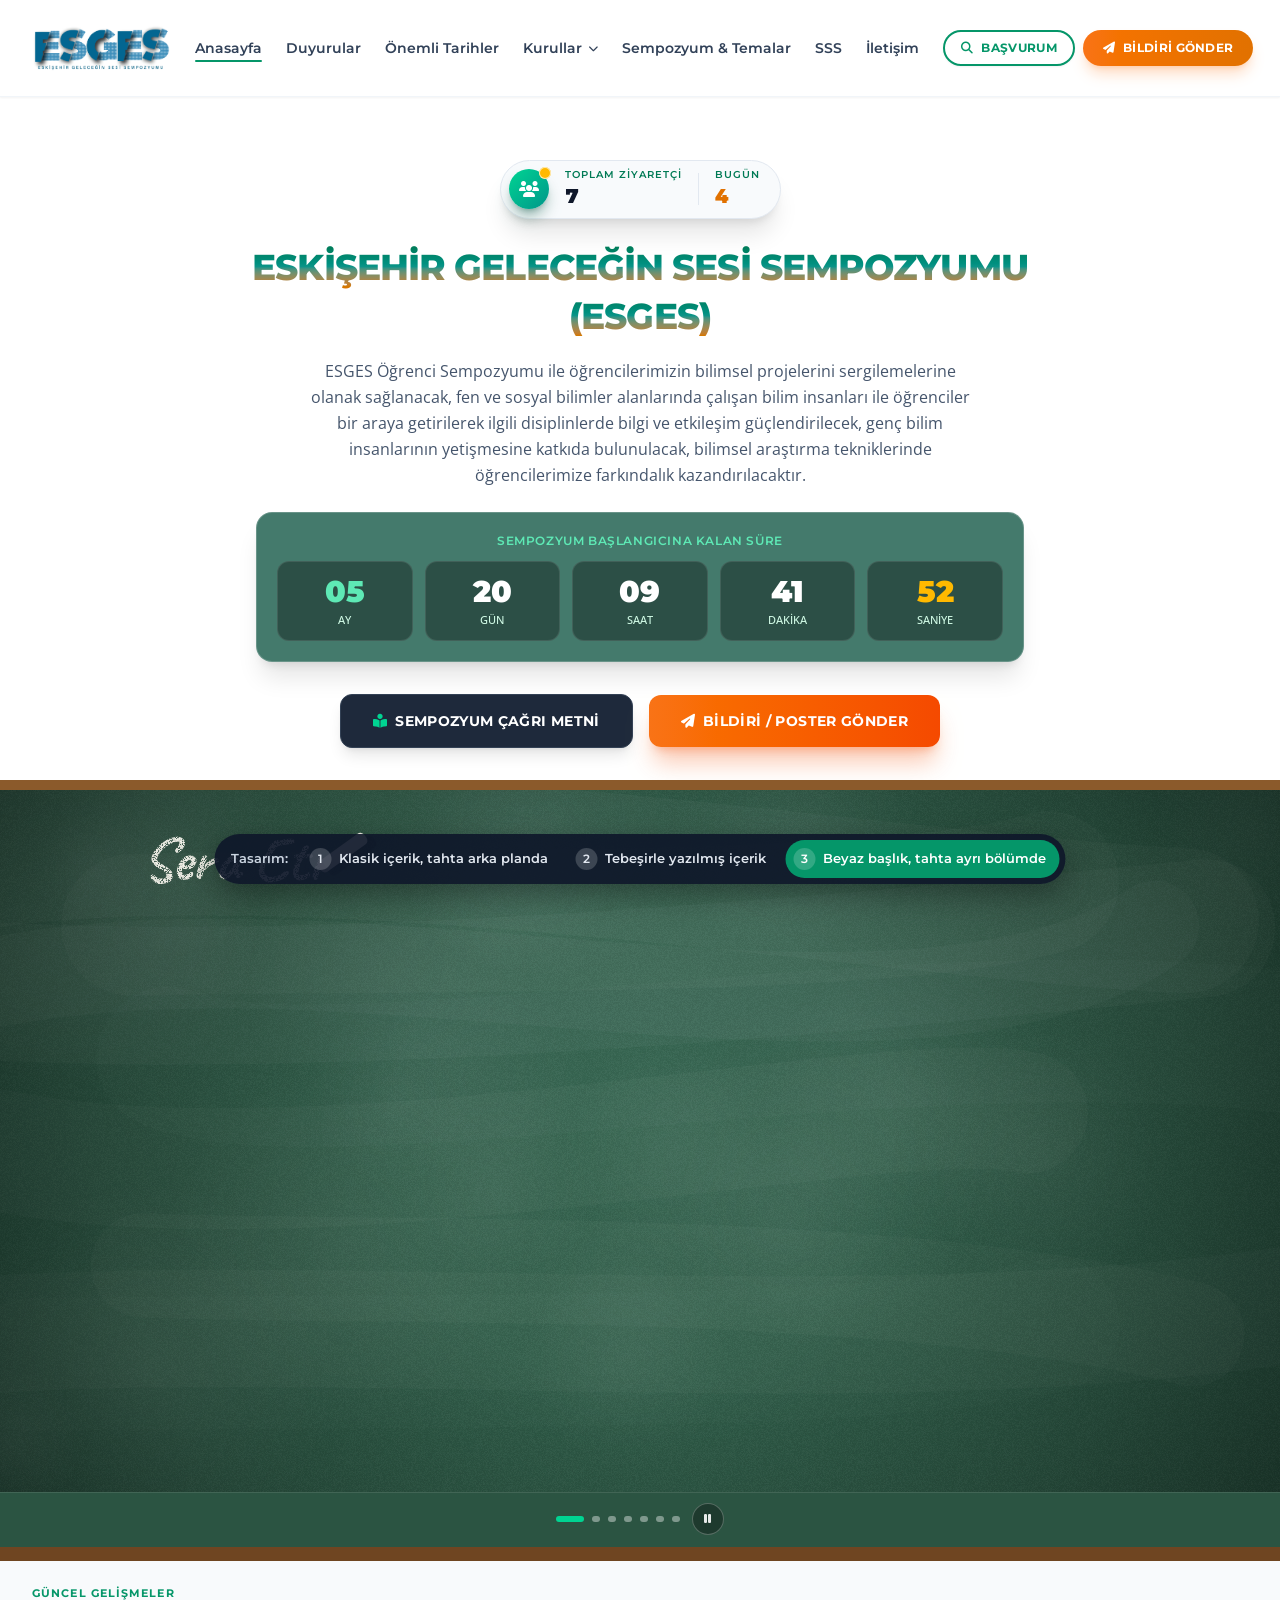
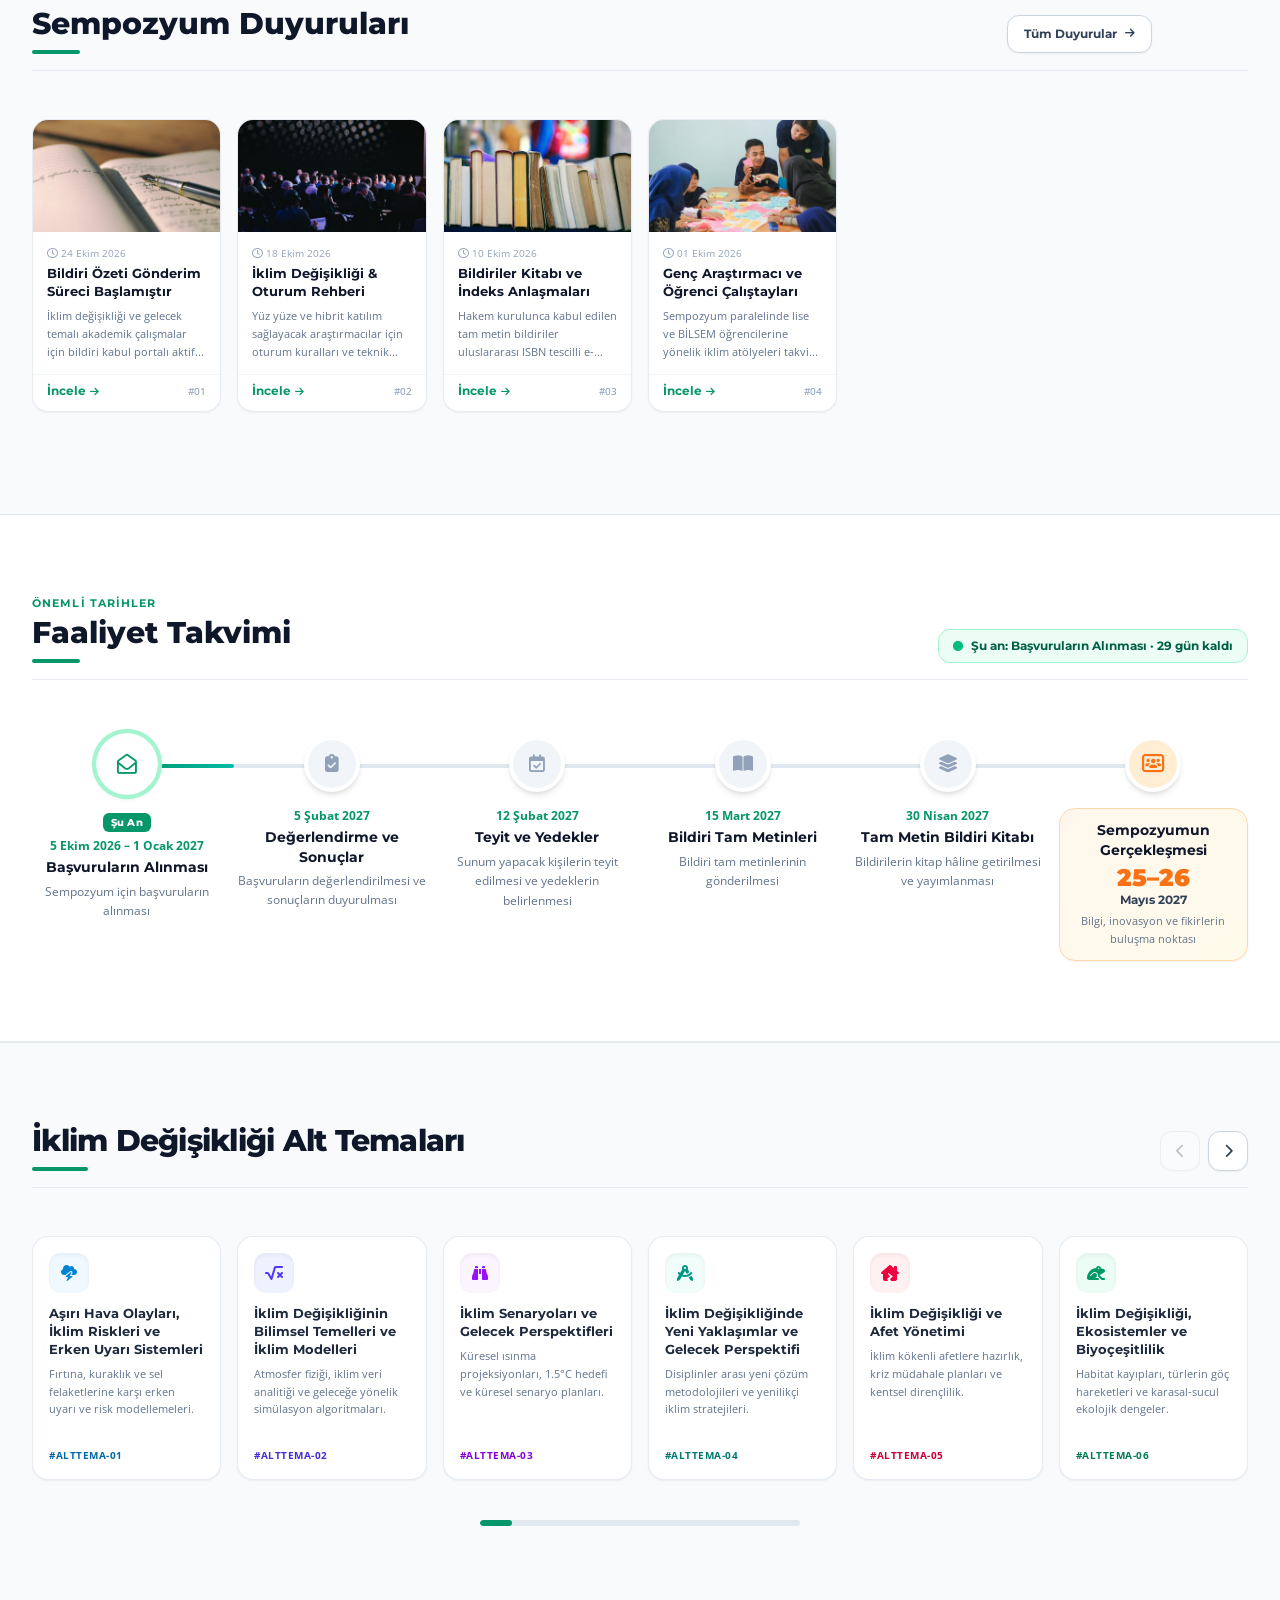
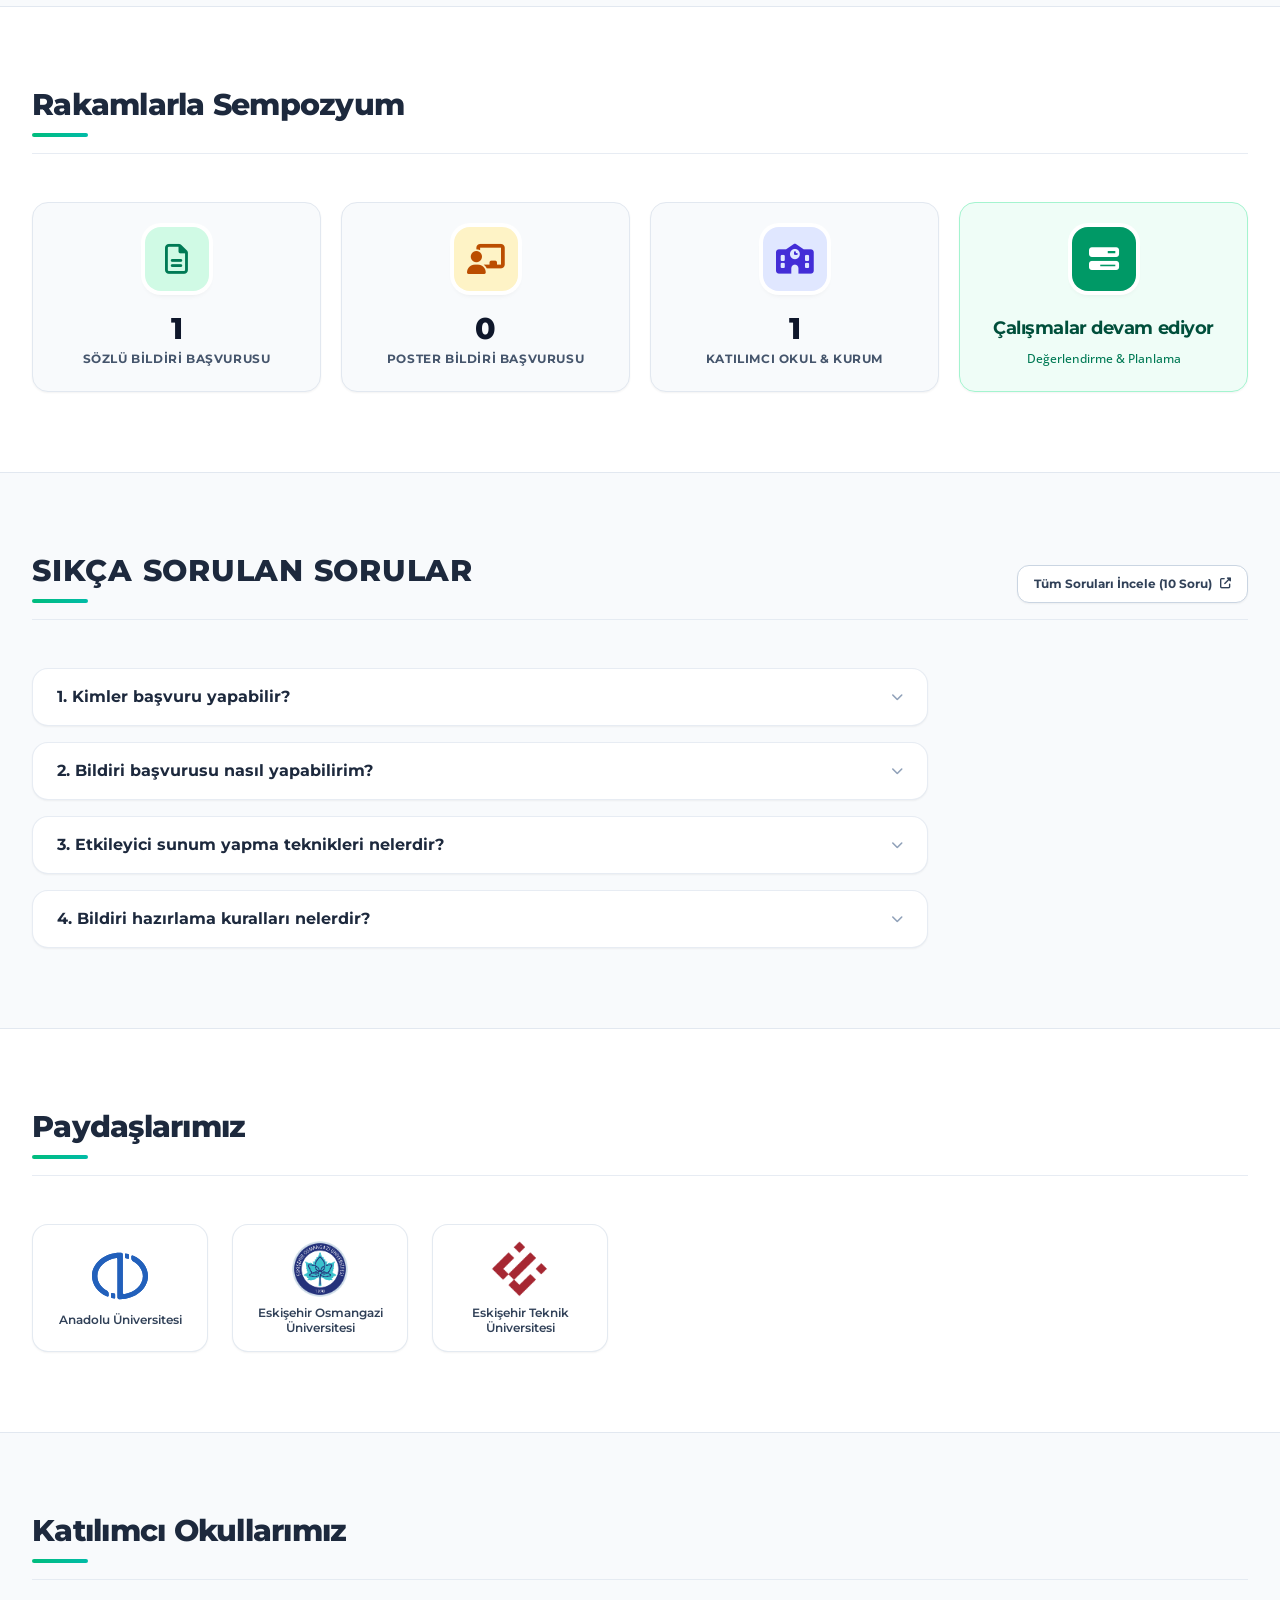
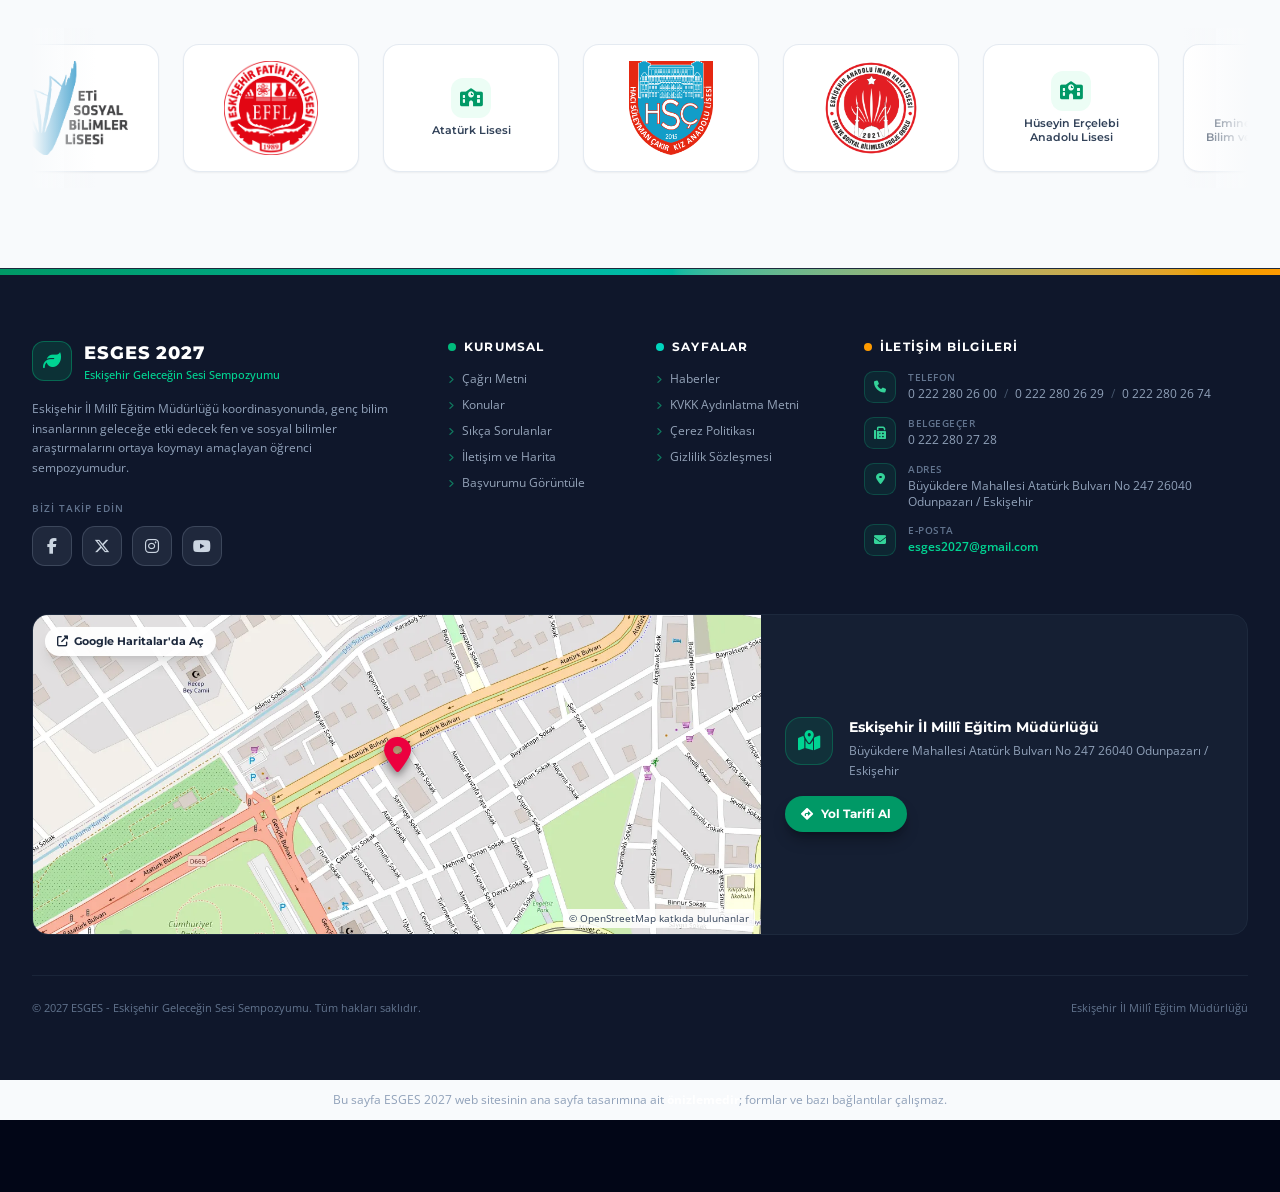
<file: surum3.html>
<!DOCTYPE html>
<html lang="tr" class="scroll-smooth">
<head>
  <meta charset="utf-8">
  <meta name="viewport" content="width=device-width, initial-scale=1">
  <meta name="robots" content="noindex, nofollow">
  <title>ESGES 2027 | Tasarım Önizlemesi – Sürüm 3</title>
  <link rel="icon" href="images/esges-logo.png">
  <link rel="stylesheet" href="assets/app-8O1k_SH7.css">
  <script type="module" src="assets/app-s3.js"></script>
<style>
  /* Sürüm 3: beyaz başlık zemini, tahta ayrı bölümde */
  .s3-hero{min-height:auto;background:#fff;padding-bottom:1.5rem}
  .s3-tahta-bolum + #duyurular{padding-top:1.25rem}
  @media (min-width:640px){.s3-hero{padding-bottom:2rem} .s3-tahta-bolum + #duyurular{padding-top:1.5rem}}
  .s3-via{--tw-gradient-via:#0d9488;--tw-gradient-stops:var(--tw-gradient-from),#0d9488 var(--tw-gradient-via-position,50%),var(--tw-gradient-to)}
  .s3-sayac{background:#f8fafc;border:1px solid #e2e8f0;color:#0f172a}
  .s3-tahta-bolum{background:#1f3d30;border-top:10px solid #8b5a2b;border-bottom:14px solid #6f4521;
    box-shadow:inset 0 0 0 2px #00000033}
  .s3-tahta{height:min(clamp(440px,78vh,820px),62.5vw)}
  .s3-kontrol{padding:10px 0 12px;background:#2b5442;border-top:1px solid #ffffff1a}
  .s3-cagri{background:#1e293b;border-color:#334155}
</style>
</head>
<body class="font-sans bg-brand-lightBg text-slate-800 antialiased selection:bg-brand-emerald selection:text-white">


  <div id="preloader" class="fixed inset-0 z-[9999] bg-slate-900 flex flex-col items-center justify-center transition-opacity duration-700">
  <div class="relative flex flex-col items-center justify-center">
    <div class="animate-pulse flex flex-col items-center">
      <svg class="w-32 h-32 md:w-40 md:h-40 drop-shadow-2xl" viewBox="0 0 200 200" fill="none" xmlns="http://www.w3.org/2000/svg">
        <circle cx="100" cy="100" r="90" stroke="url(#esgesGrad)" stroke-width="4" fill="#0f172a" />
        <path d="M100 35C100 35 145 65 145 110C145 145 115 165 100 165C85 165 55 145 55 110C55 65 100 35 100 35Z" fill="url(#leafGrad)" opacity="0.2"/>
        <path d="M100 45C100 45 135 75 135 110C135 135 115 155 100 155C85 155 65 135 65 110C65 75 100 45 100 45Z" stroke="#10b981" stroke-width="3" stroke-linecap="round"/>
        <path d="M100 55V145" stroke="#10b981" stroke-width="2.5" stroke-dasharray="4 3"/>
        <path d="M100 95C115 85 125 90 125 90" stroke="#059669" stroke-width="2.5" stroke-linecap="round"/>
        <path d="M100 115C85 105 75 110 75 110" stroke="#059669" stroke-width="2.5" stroke-linecap="round"/>
        <defs>
          <linearGradient id="esgesGrad" x1="0" y1="0" x2="200" y2="200" gradientUnits="userSpaceOnUse">
            <stop stop-color="#10b981"/>
            <stop offset="0.5" stop-color="#0284c7"/>
            <stop offset="1" stop-color="#f97316"/>
          </linearGradient>
          <linearGradient id="leafGrad" x1="100" y1="35" x2="100" y2="165" gradientUnits="userSpaceOnUse">
            <stop stop-color="#10b981"/>
            <stop offset="1" stop-color="#0284c7"/>
          </linearGradient>
        </defs>
      </svg>
      <div class="mt-4 text-center">
        <span class="text-3xl font-extrabold tracking-wider text-emerald-400 block font-['Montserrat']">ESGES</span>
        <span class="text-xs font-semibold tracking-widest text-slate-300 uppercase block mt-1">Eskişehir Geleceğin Sesi Sempozyumu</span>
        <span class="inline-block mt-2 px-2.5 py-0.5 rounded-full text-[11px] font-bold tracking-wider bg-emerald-500/20 text-emerald-300 border border-emerald-500/30">2027</span>
      </div>
    </div>
  </div>
</div>
  <header id="mainHeader" class="fixed top-0 left-0 right-0 z-40 transition-all duration-300 py-4 bg-white/95 backdrop-blur-md shadow-xs border-b border-slate-100">
  
  <div class="max-w-[90rem] mx-auto px-4 sm:px-6 lg:px-8 flex items-center justify-between gap-4 xl:gap-6">
    <a href="#" class="flex items-center group py-1 shrink-0">
      <img src="images/esges-logo.png" alt="ESGES 2027" class="h-9 sm:h-12 xl:h-14 w-auto max-w-[130px] sm:max-w-none object-contain transition-transform duration-300 group-hover:scale-105">
    </a>

    <nav class="hidden xl:flex items-center gap-6 2xl:gap-8 font-title font-semibold text-sm text-slate-700 whitespace-nowrap">
      <a href="#anasayfa" class="hover:text-brand-emerald transition-colors relative py-1 after:content-[''] after:absolute after:bottom-0 after:left-0 after:w-full after:h-0.5 after:bg-brand-emerald after:rounded-full">Anasayfa</a>
      <a href="#duyurular" class="hover:text-brand-emerald transition-colors py-1">Duyurular</a>
      <a href="#takvim" class="hover:text-brand-emerald transition-colors py-1">Önemli Tarihler</a>
      
      <div class="relative" data-kurul-menu>
        <button type="button" id="kurulMenuDugme" data-kurul-menu-dugme aria-expanded="false" aria-controls="kurulMenu" class="hover:text-brand-emerald transition-colors py-1 inline-flex items-center gap-1.5 font-semibold">
          <span>Kurullar</span><i class="fa-solid fa-chevron-down text-[10px] transition-transform duration-200" aria-hidden="true"></i>
        </button>
        <div id="kurulMenu" data-kurul-menu-liste class="hidden absolute left-1/2 -translate-x-1/2 top-full mt-3 w-80 rounded-2xl bg-white border border-slate-100 shadow-xl p-2 z-50 whitespace-normal">
                      <button type="button" data-kurul="0" class="w-full flex items-center gap-3 px-3 py-2.5 rounded-xl text-left text-sm text-slate-700 hover:bg-emerald-50 hover:text-brand-emerald transition-colors">
              <span class="w-8 h-8 shrink-0 rounded-lg bg-emerald-50 text-brand-emerald flex items-center justify-center" aria-hidden="true"><i class="fa-solid fa-sitemap text-xs"></i></span>
              <span class="flex-1 leading-snug">Sempozyum Düzenleme Kurulu</span>
              <span class="text-[11px] font-normal text-slate-400">6</span>
            </button>
                      <button type="button" data-kurul="1" class="w-full flex items-center gap-3 px-3 py-2.5 rounded-xl text-left text-sm text-slate-700 hover:bg-emerald-50 hover:text-brand-emerald transition-colors">
              <span class="w-8 h-8 shrink-0 rounded-lg bg-emerald-50 text-brand-emerald flex items-center justify-center" aria-hidden="true"><i class="fa-solid fa-flask text-xs"></i></span>
              <span class="flex-1 leading-snug">Sempozyum Bilim Kurulu</span>
              <span class="text-[11px] font-normal text-slate-400">39</span>
            </button>
                      <button type="button" data-kurul="2" class="w-full flex items-center gap-3 px-3 py-2.5 rounded-xl text-left text-sm text-slate-700 hover:bg-emerald-50 hover:text-brand-emerald transition-colors">
              <span class="w-8 h-8 shrink-0 rounded-lg bg-emerald-50 text-brand-emerald flex items-center justify-center" aria-hidden="true"><i class="fa-solid fa-chalkboard-user text-xs"></i></span>
              <span class="flex-1 leading-snug">Sempozyum Eğitim Kurulu</span>
              <span class="text-[11px] font-normal text-slate-400">8</span>
            </button>
                      <button type="button" data-kurul="3" class="w-full flex items-center gap-3 px-3 py-2.5 rounded-xl text-left text-sm text-slate-700 hover:bg-emerald-50 hover:text-brand-emerald transition-colors">
              <span class="w-8 h-8 shrink-0 rounded-lg bg-emerald-50 text-brand-emerald flex items-center justify-center" aria-hidden="true"><i class="fa-solid fa-laptop-code text-xs"></i></span>
              <span class="flex-1 leading-snug">Sempozyum WEB Sitesi &amp; Grafik Tasarım Ekibi</span>
              <span class="text-[11px] font-normal text-slate-400">4</span>
            </button>
                      <button type="button" data-kurul="4" class="w-full flex items-center gap-3 px-3 py-2.5 rounded-xl text-left text-sm text-slate-700 hover:bg-emerald-50 hover:text-brand-emerald transition-colors">
              <span class="w-8 h-8 shrink-0 rounded-lg bg-emerald-50 text-brand-emerald flex items-center justify-center" aria-hidden="true"><i class="fa-solid fa-pen-ruler text-xs"></i></span>
              <span class="flex-1 leading-snug">Grafik Tasarım &amp; Dizgi</span>
              <span class="text-[11px] font-normal text-slate-400">1</span>
            </button>
                      <button type="button" data-kurul="5" class="w-full flex items-center gap-3 px-3 py-2.5 rounded-xl text-left text-sm text-slate-700 hover:bg-emerald-50 hover:text-brand-emerald transition-colors">
              <span class="w-8 h-8 shrink-0 rounded-lg bg-emerald-50 text-brand-emerald flex items-center justify-center" aria-hidden="true"><i class="fa-solid fa-clipboard-check text-xs"></i></span>
              <span class="flex-1 leading-snug">Sempozyum Başvuru Değerlendirme Kurulu</span>
              <span class="text-[11px] font-normal text-slate-400">27</span>
            </button>
                      <button type="button" data-kurul="6" class="w-full flex items-center gap-3 px-3 py-2.5 rounded-xl text-left text-sm text-slate-700 hover:bg-emerald-50 hover:text-brand-emerald transition-colors">
              <span class="w-8 h-8 shrink-0 rounded-lg bg-emerald-50 text-brand-emerald flex items-center justify-center" aria-hidden="true"><i class="fa-solid fa-people-group text-xs"></i></span>
              <span class="flex-1 leading-snug">Sempozyum Organizasyon Ekibi</span>
              <span class="text-[11px] font-normal text-slate-400">10</span>
            </button>
                  </div>
      </div>
      <a href="#alt-temalar" class="hover:text-brand-emerald transition-colors py-1">Sempozyum & Temalar</a>
      <a href="#sss" class="hover:text-brand-emerald transition-colors py-1">SSS</a>
      <a href="#iletisim" class="hover:text-brand-emerald transition-colors py-1">İletişim</a>
    </nav>

    <div class="flex items-center gap-2 2xl:gap-3 shrink-0">
      
      <button data-modal-open="onizleme-takipModal" title="Takip kodunuzla başvurunuzu görüntüleyin" aria-label="Başvurumu görüntüle" class="hidden md:inline-flex items-center gap-2 px-4 py-2 rounded-full text-xs font-title font-bold tracking-wide whitespace-nowrap text-brand-emerald bg-white border-2 border-brand-emerald hover:bg-brand-emerald hover:text-white shadow-xs transition-all transform hover:-translate-y-0.5">
        <i class="fa-solid fa-magnifying-glass" aria-hidden="true"></i>
        <span class="2xl:hidden">BAŞVURUM</span>
        <span class="hidden 2xl:inline">BAŞVURUMU GÖRÜNTÜLE</span>
      </button>
      <button data-modal-open="onizleme-abstractModal" class="hidden md:inline-flex whitespace-nowrap items-center gap-2 px-5 py-2.5 rounded-full text-xs font-title font-bold tracking-wide text-white bg-gradient-to-r from-brand-accent to-amber-600 hover:from-brand-accentHover hover:to-orange-700 shadow-lg shadow-orange-500/25 transition-all transform hover:-translate-y-0.5">
        <i class="fa-solid fa-paper-plane" aria-hidden="true"></i>
        <span class="2xl:hidden">BİLDİRİ GÖNDER</span>
        <span class="hidden 2xl:inline">BİLDİRİ/POSTER GÖNDER</span>
      </button>

    <button id="mobileMenuBtn" aria-label="Menüyü Aç" class="xl:hidden p-2 rounded-lg text-slate-700 hover:text-brand-emerald hover:bg-slate-100 transition-colors focus:outline-hidden">
      <i class="fa-solid fa-bars text-2xl"></i>
    </button>
    </div>
  </div>
</header>

<div id="mobileDrawer" class="fixed inset-0 bg-slate-900/60 z-50 backdrop-blur-xs hidden xl:hidden">
  <div class="w-4/5 max-w-sm bg-white h-full ml-auto p-6 flex flex-col justify-between shadow-2xl overflow-y-auto">
    <div>
      <div class="flex items-center justify-between border-b pb-4 border-slate-100">
        <div class="flex items-center gap-2">
          <div class="w-9 h-9 rounded-lg bg-brand-emerald text-white flex items-center justify-center font-bold">E</div>
          <span class="font-title font-extrabold text-lg text-slate-800">ESGES Menü</span>
        </div>
        <button id="closeDrawerBtn" aria-label="Menüyü Kapat" class="p-2 text-slate-400 hover:text-slate-800 rounded-full hover:bg-slate-100 transition-colors">
          <i class="fa-solid fa-xmark text-xl"></i>
        </button>
      </div>

      <nav class="mt-6 flex flex-col space-y-3 font-title font-semibold text-slate-700">
        <a href="#anasayfa" class="mobile-nav-link flex items-center justify-between p-3 rounded-xl bg-slate-50 hover:bg-emerald-50 hover:text-brand-emerald transition-colors"><span>Anasayfa</span><i class="fa-solid fa-angle-right text-xs opacity-50"></i></a>
        <a href="#duyurular" class="mobile-nav-link flex items-center justify-between p-3 rounded-xl bg-slate-50 hover:bg-emerald-50 hover:text-brand-emerald transition-colors"><span>Duyurular</span><i class="fa-solid fa-angle-right text-xs opacity-50"></i></a>
        <a href="#takvim" class="mobile-nav-link flex items-center justify-between p-3 rounded-xl bg-slate-50 hover:bg-emerald-50 hover:text-brand-emerald transition-colors"><span>Faaliyet Takvimi</span><i class="fa-solid fa-angle-right text-xs opacity-50"></i></a>
        
        <div data-kurul-menu>
          <button type="button" data-kurul-menu-dugme aria-expanded="false" aria-controls="kurulMenuMobil" class="w-full flex items-center justify-between p-3 rounded-xl bg-slate-50 hover:bg-emerald-50 hover:text-brand-emerald transition-colors">
            <span>Kurullar</span><i class="fa-solid fa-chevron-down text-xs opacity-50 transition-transform duration-200" aria-hidden="true"></i>
          </button>
          <div id="kurulMenuMobil" data-kurul-menu-liste class="hidden mt-2 ml-3 pl-3 border-l-2 border-emerald-100 flex flex-col gap-1">
                          <button type="button" data-kurul="0" class="mobile-nav-link text-left px-3 py-2 rounded-lg text-sm font-medium text-slate-600 hover:bg-emerald-50 hover:text-brand-emerald transition-colors">Sempozyum Düzenleme Kurulu</button>
                          <button type="button" data-kurul="1" class="mobile-nav-link text-left px-3 py-2 rounded-lg text-sm font-medium text-slate-600 hover:bg-emerald-50 hover:text-brand-emerald transition-colors">Sempozyum Bilim Kurulu</button>
                          <button type="button" data-kurul="2" class="mobile-nav-link text-left px-3 py-2 rounded-lg text-sm font-medium text-slate-600 hover:bg-emerald-50 hover:text-brand-emerald transition-colors">Sempozyum Eğitim Kurulu</button>
                          <button type="button" data-kurul="3" class="mobile-nav-link text-left px-3 py-2 rounded-lg text-sm font-medium text-slate-600 hover:bg-emerald-50 hover:text-brand-emerald transition-colors">Sempozyum WEB Sitesi &amp; Grafik Tasarım Ekibi</button>
                          <button type="button" data-kurul="4" class="mobile-nav-link text-left px-3 py-2 rounded-lg text-sm font-medium text-slate-600 hover:bg-emerald-50 hover:text-brand-emerald transition-colors">Grafik Tasarım &amp; Dizgi</button>
                          <button type="button" data-kurul="5" class="mobile-nav-link text-left px-3 py-2 rounded-lg text-sm font-medium text-slate-600 hover:bg-emerald-50 hover:text-brand-emerald transition-colors">Sempozyum Başvuru Değerlendirme Kurulu</button>
                          <button type="button" data-kurul="6" class="mobile-nav-link text-left px-3 py-2 rounded-lg text-sm font-medium text-slate-600 hover:bg-emerald-50 hover:text-brand-emerald transition-colors">Sempozyum Organizasyon Ekibi</button>
                      </div>
        </div>
        <a href="#alt-temalar" class="mobile-nav-link flex items-center justify-between p-3 rounded-xl bg-slate-50 hover:bg-emerald-50 hover:text-brand-emerald transition-colors"><span>Alt Temalar</span><i class="fa-solid fa-angle-right text-xs opacity-50"></i></a>
        <a href="#sss" class="mobile-nav-link flex items-center justify-between p-3 rounded-xl bg-slate-50 hover:bg-emerald-50 hover:text-brand-emerald transition-colors"><span>Sıkça Sorulan Sorular</span><i class="fa-solid fa-angle-right text-xs opacity-50"></i></a>
        <a href="#iletisim" class="mobile-nav-link flex items-center justify-between p-3 rounded-xl bg-slate-50 hover:bg-emerald-50 hover:text-brand-emerald transition-colors"><span>İletişim</span><i class="fa-solid fa-angle-right text-xs opacity-50"></i></a>
      </nav>
    </div>

    <div class="pt-6 border-t border-slate-100 flex flex-col gap-3">
      <button data-modal-open="textModal" class="w-full py-2.5 px-4 rounded-xl font-semibold text-emerald-800 bg-emerald-50 border border-emerald-200 hover:bg-emerald-100 active:scale-95 transition-all text-center text-xs">Çağrı Metni İncele</button>
      <button data-modal-open="onizleme-takipModal" class="w-full py-2.5 px-4 rounded-xl font-semibold text-brand-emerald bg-white border-2 border-brand-emerald hover:bg-emerald-50 active:scale-95 transition-all text-center text-xs"><i class="fa-solid fa-magnifying-glass mr-1.5" aria-hidden="true"></i>Başvurumu Görüntüle</button>
      <button data-modal-open="onizleme-abstractModal" class="w-full py-3 px-4 rounded-xl bg-brand-accent text-white font-title font-bold text-center text-sm shadow-md hover:bg-brand-accentHover">Bildiri Gönder</button>
    </div>
  </div>
</div>

  <main>
      <section id="anasayfa" class="s3-hero relative flex items-center justify-center pt-28 sm:pt-32 md:pt-36 pb-12 sm:pb-14 overflow-hidden bg-white">
  

  <div class="relative z-10 max-w-4xl mx-auto px-4 sm:px-6 text-center text-slate-900 mt-4">
    
    <div class="s3-sayac inline-flex items-center gap-3 sm:gap-4 mb-6 pl-2 pr-5 py-2 rounded-full shadow-xl" role="group" aria-label="Ziyaretçi sayacı">
      <span class="relative w-10 h-10 shrink-0 rounded-full bg-gradient-to-br from-emerald-400 to-teal-600 text-white flex items-center justify-center text-base shadow-lg shadow-emerald-900/40">
        <i class="fa-solid fa-users" aria-hidden="true"></i>
        <span class="absolute -top-0.5 -right-0.5 flex w-3 h-3" aria-hidden="true">
          <span class="absolute inline-flex w-full h-full rounded-full bg-amber-400 opacity-75 animate-ping"></span>
          <span class="relative inline-flex w-3 h-3 rounded-full bg-amber-400 border border-white/70"></span>
        </span>
      </span>
      <span class="text-left leading-tight">
        <span class="block text-[10px] font-title font-semibold uppercase tracking-widest text-emerald-700">Toplam Ziyaretçi</span>
        <span data-sayac="7" class="block font-title font-black text-lg sm:text-xl tabular-nums tracking-tight">7</span>
      </span>
      <span class="w-px h-8 bg-slate-200" aria-hidden="true"></span>
      <span class="text-left leading-tight">
        <span class="block text-[10px] font-title font-semibold uppercase tracking-widest text-emerald-700">Bugün</span>
        <span data-sayac="4" class="block font-title font-black text-lg sm:text-xl tabular-nums tracking-tight text-amber-600">4</span>
      </span>
    </div>

    <h1 class="text-2xl sm:text-3xl md:text-4xl font-title font-extrabold tracking-tight leading-snug mb-4">
      <span class="text-transparent bg-clip-text bg-gradient-to-r from-emerald-700 s3-via to-amber-600">
        ESKİŞEHİR GELECEĞİN SESİ SEMPOZYUMU (ESGES)
      </span>
    </h1>

    <p class="max-w-2xl mx-auto text-xs sm:text-sm md:text-base text-slate-600 font-normal leading-relaxed mb-6">
      ESGES Öğrenci Sempozyumu ile öğrencilerimizin bilimsel projelerini sergilemelerine olanak sağlanacak, fen ve sosyal bilimler alanlarında çalışan bilim insanları ile öğrenciler bir araya getirilerek ilgili disiplinlerde bilgi ve etkileşim güçlendirilecek, genç bilim insanlarının yetişmesine katkıda bulunulacak, bilimsel araştırma tekniklerinde öğrencilerimize farkındalık kazandırılacaktır.
    </p>

    <div class="max-w-3xl mx-auto glass-card-dark rounded-2xl p-4 sm:p-5 shadow-xl mb-8 border border-emerald-500/30">
      <p class="text-[11px] sm:text-xs font-title font-semibold uppercase tracking-wider text-emerald-300 mb-3 text-center">
        Sempozyum Başlangıcına Kalan Süre
      </p>

      <div class="grid grid-cols-5 gap-1.5 sm:gap-3 text-center">
        <div class="bg-black/35 rounded-xl p-2 sm:p-3 border border-white/10 flex flex-col justify-center">
          <span id="countdownMonths" class="block font-title font-black text-xl sm:text-3xl text-emerald-300">00</span>
          <span class="text-[9px] sm:text-[11px] font-medium text-emerald-100 uppercase mt-0.5">Ay</span>
        </div>
        <div class="bg-black/35 rounded-xl p-2 sm:p-3 border border-white/10 flex flex-col justify-center">
          <span id="countdownDays" class="block font-title font-black text-xl sm:text-3xl text-white">00</span>
          <span class="text-[9px] sm:text-[11px] font-medium text-emerald-100 uppercase mt-0.5">Gün</span>
        </div>
        <div class="bg-black/35 rounded-xl p-2 sm:p-3 border border-white/10 flex flex-col justify-center">
          <span id="countdownHours" class="block font-title font-black text-xl sm:text-3xl text-white">00</span>
          <span class="text-[9px] sm:text-[11px] font-medium text-emerald-100 uppercase mt-0.5">Saat</span>
        </div>
        <div class="bg-black/35 rounded-xl p-2 sm:p-3 border border-white/10 flex flex-col justify-center">
          <span id="countdownMinutes" class="block font-title font-black text-xl sm:text-3xl text-white">00</span>
          <span class="text-[9px] sm:text-[11px] font-medium text-emerald-100 uppercase mt-0.5">Dakika</span>
        </div>
        <div class="bg-black/35 rounded-xl p-2 sm:p-3 border border-white/10 flex flex-col justify-center">
          <span id="countdownSeconds" class="block font-title font-black text-xl sm:text-3xl text-amber-400">00</span>
          <span class="text-[9px] sm:text-[11px] font-medium text-emerald-100 uppercase mt-0.5">Saniye</span>
        </div>
      </div>
    </div>

    <div class="flex flex-col sm:flex-row items-center justify-center gap-4">
      <button data-modal-open="textModal" class="w-full sm:w-auto px-8 py-4 rounded-xl font-title font-bold text-sm tracking-wide s3-cagri text-white hover:bg-slate-700 border transition-all shadow-lg flex items-center justify-center gap-2 transform hover:-translate-y-1">
        <i class="fa-solid fa-book-open-reader text-emerald-400"></i>
        <span>SEMPOZYUM ÇAĞRI METNİ</span>
      </button>
      <button data-modal-open="onizleme-abstractModal" class="w-full sm:w-auto px-8 py-4 rounded-xl font-title font-bold text-sm tracking-wide text-white bg-gradient-to-r from-brand-accent to-orange-600 hover:from-orange-500 hover:to-orange-700 shadow-xl shadow-orange-600/30 transition-all flex items-center justify-center gap-2 transform hover:-translate-y-1">
        <i class="fa-solid fa-paper-plane"></i>
        <span>BİLDİRİ / POSTER GÖNDER</span>
      </button>
    </div>

  </div>
</section>

  <section id="tahta" class="s3-tahta-bolum relative" aria-label="Tebeşir tahtası">
    <div class="s3-tahta relative">
    <div id="tebesirTahtasi" class="absolute inset-0 overflow-hidden bg-[#2b5442]" role="img" aria-label="Tebeşir tahtası çizimi">
    <canvas data-katman="tahta" class="absolute inset-0 w-full h-full" aria-hidden="true"></canvas>
    <canvas data-katman="murekkep" class="absolute inset-0 w-full h-full" aria-hidden="true"></canvas>
    <canvas data-katman="canli" class="absolute inset-0 w-full h-full" aria-hidden="true"></canvas>
    <canvas data-katman="arac" class="absolute inset-0 w-full h-full" aria-hidden="true"></canvas>
  </div>
      
    
    </div>
    <div class="s3-kontrol flex justify-center items-center gap-3">
      <div id="tebesirNoktalar" class="flex items-center gap-2"></div>
      <button type="button" id="tebesirDurdur" aria-label="Tahta animasyonunu duraklat" aria-pressed="false" class="w-8 h-8 rounded-full bg-black/30 hover:bg-black/50 border border-white/25 text-white/90 flex items-center justify-center transition-colors">
        <i class="fa-solid fa-pause text-xs" aria-hidden="true"></i>
      </button>
    </div>
  </section>
  <section id="duyurular" class="py-12 sm:py-16 bg-slate-50 relative border-b border-slate-200 overflow-hidden">
  <div class="max-w-7xl mx-auto px-4 sm:px-6 lg:px-8">
    <div class="reveal-heading flex flex-col sm:flex-row items-start sm:items-end justify-between gap-4 mb-8 sm:mb-10 pb-4 border-b border-slate-200/80">
      <div>
        <span class="text-[11px] font-title font-bold uppercase tracking-widest text-brand-emerald block">GÜNCEL GELİŞMELER</span>
        <h2 class="text-2xl sm:text-3xl font-title font-extrabold text-slate-900 mt-1">Sempozyum Duyuruları</h2>
        <div class="w-12 h-1 bg-brand-emerald rounded-full mt-2"></div>
      </div>
      <div class="flex items-center gap-2 self-start sm:self-auto">
        <a href="#" class="inline-flex items-center gap-2 px-4 py-2.5 rounded-xl bg-white border border-slate-300 text-xs font-title font-bold text-slate-700 hover:text-white hover:bg-brand-emerald hover:border-brand-emerald shadow-xs transition-all duration-300 group shrink-0">
          <span>Tüm Duyurular</span>
          <i class="fa-solid fa-arrow-right text-[11px] group-hover:translate-x-1 transition-transform"></i>
        </a>
        <button id="prevNoticeBtn" type="button" aria-label="Önceki duyurular" class="w-10 h-10 rounded-xl bg-white border border-slate-300 text-slate-700 hover:text-white hover:bg-brand-emerald hover:border-brand-emerald shadow-xs flex items-center justify-center transition-all active:scale-95 disabled:opacity-30 disabled:pointer-events-none">
          <i class="fa-solid fa-chevron-left text-sm" aria-hidden="true"></i>
        </button>
        <button id="nextNoticeBtn" type="button" aria-label="Sonraki duyurular" class="w-10 h-10 rounded-xl bg-white border border-slate-300 text-slate-700 hover:text-white hover:bg-brand-emerald hover:border-brand-emerald shadow-xs flex items-center justify-center transition-all active:scale-95 disabled:opacity-30 disabled:pointer-events-none">
          <i class="fa-solid fa-chevron-right text-sm" aria-hidden="true"></i>
        </button>
      </div>
    </div>

          
      <div id="noticesSlider" class="reveal flex gap-4 overflow-x-auto scroll-smooth snap-x snap-mandatory no-scrollbar pb-6 pt-2">
                  <article class="w-[calc(50%-8px)] sm:w-[calc((100%-32px)/3)] md:w-[calc((100%-48px)/4)] lg:w-[calc((100%-80px)/6)] shrink-0 snap-start bg-white rounded-2xl overflow-hidden shadow-xs hover:shadow-lg border border-slate-200/80 flex flex-col justify-between group transition-all duration-300 hover:-translate-y-0.5">
            <div>
              <div class="relative h-24 sm:h-28 w-full overflow-hidden bg-slate-100">
                                  <img src="images/duyurular/esges-duyuru-1-bildiri-ozeti.jpg" alt="Bildiri Özeti Gönderimi" loading="lazy" class="w-full h-full object-cover transition-transform duration-500 group-hover:scale-105">
                              </div>
              <div class="p-3.5">
                <time datetime="2026-10-24" class="text-[10px] text-slate-400 block mb-1"><i class="fa-regular fa-clock mr-1" aria-hidden="true"></i>24 Ekim 2026</time>
                <h3 class="font-title font-bold text-[13px] text-slate-900 group-hover:text-brand-emerald transition-colors line-clamp-3 leading-snug">Bildiri Özeti Gönderim Süreci Başlamıştır</h3>
                <p class="text-[11px] text-slate-500 mt-1.5 line-clamp-3 leading-relaxed">İklim değişikliği ve gelecek temalı akademik çalışmalar için bildiri kabul portalı aktif hale getirilmiştir.</p>
              </div>
            </div>
            <div class="px-3.5 pb-3 pt-2 border-t border-slate-100/80 flex items-center justify-between gap-2">
              
              <template id="duyuru-icerik-0">5 Ekim 2026 itibarıyla açılan başvuru panelinde özet metinler sisteme yüklenebilir. Son başvuru tarihi 02 Ocak 2027 mesai bitimidir.</template>
              <button type="button" data-notice-title="Bildiri Özeti Gönderim Süreci Başlamıştır" data-notice-template="duyuru-icerik-0" class="text-xs font-title font-bold text-brand-emerald group-hover:text-brand-darkGreen inline-flex items-center gap-1">
                <span>İncele</span>
                <i class="fa-solid fa-arrow-right text-[10px] group-hover:translate-x-1 transition-transform" aria-hidden="true"></i>
              </button>
              
              <span class="text-[10px] text-slate-400 font-medium">#01</span>
            </div>
          </article>
                  <article class="w-[calc(50%-8px)] sm:w-[calc((100%-32px)/3)] md:w-[calc((100%-48px)/4)] lg:w-[calc((100%-80px)/6)] shrink-0 snap-start bg-white rounded-2xl overflow-hidden shadow-xs hover:shadow-lg border border-slate-200/80 flex flex-col justify-between group transition-all duration-300 hover:-translate-y-0.5">
            <div>
              <div class="relative h-24 sm:h-28 w-full overflow-hidden bg-slate-100">
                                  <img src="images/duyurular/esges-duyuru-2-oturum-rehberi.jpg" alt="Karbon Nötr Oturum Rehberi" loading="lazy" class="w-full h-full object-cover transition-transform duration-500 group-hover:scale-105">
                              </div>
              <div class="p-3.5">
                <time datetime="2026-10-18" class="text-[10px] text-slate-400 block mb-1"><i class="fa-regular fa-clock mr-1" aria-hidden="true"></i>18 Ekim 2026</time>
                <h3 class="font-title font-bold text-[13px] text-slate-900 group-hover:text-brand-emerald transition-colors line-clamp-3 leading-snug">İklim Değişikliği &amp; Oturum Rehberi</h3>
                <p class="text-[11px] text-slate-500 mt-1.5 line-clamp-3 leading-relaxed">Yüz yüze ve hibrit katılım sağlayacak araştırmacılar için oturum kuralları ve teknik yönergeler duyuruldu.</p>
              </div>
            </div>
            <div class="px-3.5 pb-3 pt-2 border-t border-slate-100/80 flex items-center justify-between gap-2">
              
              <template id="duyuru-icerik-1">Sempozyum merkezine ulaşımda toplu taşımayı tercih eden katılımcılarımız adına kampüste hatıra fidanı dikilecektir.</template>
              <button type="button" data-notice-title="İklim Değişikliği &amp; Oturum Rehberi" data-notice-template="duyuru-icerik-1" class="text-xs font-title font-bold text-brand-emerald group-hover:text-brand-darkGreen inline-flex items-center gap-1">
                <span>İncele</span>
                <i class="fa-solid fa-arrow-right text-[10px] group-hover:translate-x-1 transition-transform" aria-hidden="true"></i>
              </button>
              
              <span class="text-[10px] text-slate-400 font-medium">#02</span>
            </div>
          </article>
                  <article class="w-[calc(50%-8px)] sm:w-[calc((100%-32px)/3)] md:w-[calc((100%-48px)/4)] lg:w-[calc((100%-80px)/6)] shrink-0 snap-start bg-white rounded-2xl overflow-hidden shadow-xs hover:shadow-lg border border-slate-200/80 flex flex-col justify-between group transition-all duration-300 hover:-translate-y-0.5">
            <div>
              <div class="relative h-24 sm:h-28 w-full overflow-hidden bg-slate-100">
                                  <img src="images/duyurular/esges-duyuru-3-bildiriler-kitabi.jpg" alt="Bildiriler Kitabı ve İndeks" loading="lazy" class="w-full h-full object-cover transition-transform duration-500 group-hover:scale-105">
                              </div>
              <div class="p-3.5">
                <time datetime="2026-10-10" class="text-[10px] text-slate-400 block mb-1"><i class="fa-regular fa-clock mr-1" aria-hidden="true"></i>10 Ekim 2026</time>
                <h3 class="font-title font-bold text-[13px] text-slate-900 group-hover:text-brand-emerald transition-colors line-clamp-3 leading-snug">Bildiriler Kitabı ve İndeks Anlaşmaları</h3>
                <p class="text-[11px] text-slate-500 mt-1.5 line-clamp-3 leading-relaxed">Hakem kurulunca kabul edilen tam metin bildiriler uluslararası ISBN tescilli e-kitapta yer alacaktır.</p>
              </div>
            </div>
            <div class="px-3.5 pb-3 pt-2 border-t border-slate-100/80 flex items-center justify-between gap-2">
              
              <template id="duyuru-icerik-2">Tam metinler 15 Mart 2027 tarihine kadar sisteme yüklenecek ve açık erişimli olarak dijital kütüphanemizde yayınlanacaktır.</template>
              <button type="button" data-notice-title="Bildiriler Kitabı ve İndeks Anlaşmaları" data-notice-template="duyuru-icerik-2" class="text-xs font-title font-bold text-brand-emerald group-hover:text-brand-darkGreen inline-flex items-center gap-1">
                <span>İncele</span>
                <i class="fa-solid fa-arrow-right text-[10px] group-hover:translate-x-1 transition-transform" aria-hidden="true"></i>
              </button>
              
              <span class="text-[10px] text-slate-400 font-medium">#03</span>
            </div>
          </article>
                  <article class="w-[calc(50%-8px)] sm:w-[calc((100%-32px)/3)] md:w-[calc((100%-48px)/4)] lg:w-[calc((100%-80px)/6)] shrink-0 snap-start bg-white rounded-2xl overflow-hidden shadow-xs hover:shadow-lg border border-slate-200/80 flex flex-col justify-between group transition-all duration-300 hover:-translate-y-0.5">
            <div>
              <div class="relative h-24 sm:h-28 w-full overflow-hidden bg-slate-100">
                                  <img src="images/duyurular/esges-duyuru-4-genc-arastirmaci.jpg" alt="Genç Araştırmacı Çalıştayları" loading="lazy" class="w-full h-full object-cover transition-transform duration-500 group-hover:scale-105">
                              </div>
              <div class="p-3.5">
                <time datetime="2026-10-01" class="text-[10px] text-slate-400 block mb-1"><i class="fa-regular fa-clock mr-1" aria-hidden="true"></i>01 Ekim 2026</time>
                <h3 class="font-title font-bold text-[13px] text-slate-900 group-hover:text-brand-emerald transition-colors line-clamp-3 leading-snug">Genç Araştırmacı ve Öğrenci Çalıştayları</h3>
                <p class="text-[11px] text-slate-500 mt-1.5 line-clamp-3 leading-relaxed">Sempozyum paralelinde lise ve BİLSEM öğrencilerine yönelik iklim atölyeleri takvimi açıklandı.</p>
              </div>
            </div>
            <div class="px-3.5 pb-3 pt-2 border-t border-slate-100/80 flex items-center justify-between gap-2">
              
              <template id="duyuru-icerik-3">Atölye kayıtları kontenjanla sınırlı olup, danışman öğretmenler eşliğinde grup başvuruları kabul edilmektedir.</template>
              <button type="button" data-notice-title="Genç Araştırmacı ve Öğrenci Çalıştayları" data-notice-template="duyuru-icerik-3" class="text-xs font-title font-bold text-brand-emerald group-hover:text-brand-darkGreen inline-flex items-center gap-1">
                <span>İncele</span>
                <i class="fa-solid fa-arrow-right text-[10px] group-hover:translate-x-1 transition-transform" aria-hidden="true"></i>
              </button>
              
              <span class="text-[10px] text-slate-400 font-medium">#04</span>
            </div>
          </article>
              </div>

      <div class="w-full max-w-xs mx-auto mt-2 bg-slate-200 h-1.5 rounded-full overflow-hidden">
        <div id="noticeProgressBar" class="bg-brand-emerald h-full w-1/4 transition-all duration-300 rounded-full"></div>
      </div>
      </div>
</section>
  <section id="takvim" class="py-16 sm:py-20 bg-white relative overflow-hidden border-b border-slate-200/80">
  <div class="max-w-7xl mx-auto px-4 sm:px-6 lg:px-8 relative z-10">
    <div class="reveal-heading flex flex-col sm:flex-row items-start sm:items-end justify-between gap-4 mb-10 sm:mb-14 pb-4 border-b border-slate-200/80">
      <div>
        <span class="text-[11px] font-title font-bold uppercase tracking-widest text-brand-emerald block">Önemli Tarihler</span>
        <h2 class="text-2xl sm:text-3xl font-title font-extrabold text-slate-900 mt-1">Faaliyet Takvimi</h2>
        <div class="w-12 h-1 bg-brand-emerald rounded-full mt-2"></div>
      </div>
      <div id="timelineStatus" class="hidden items-center gap-2 px-3.5 py-2 rounded-xl bg-emerald-50 border border-emerald-200 text-xs font-title font-bold text-emerald-800 self-start sm:self-auto">
        <span class="relative flex w-2.5 h-2.5">
          <span class="absolute inline-flex w-full h-full rounded-full bg-emerald-400 opacity-75 animate-ping"></span>
          <span class="relative inline-flex w-2.5 h-2.5 rounded-full bg-emerald-500"></span>
        </span>
        <span id="timelineStatusText"></span>
      </div>
    </div>

    <div class="relative">
      <!-- Masaüstü: yatay çizgi -->
      <div class="hidden lg:block absolute top-7 left-[calc(100%/12)] right-[calc(100%/12)] h-1 rounded-full bg-slate-200">
        <div id="timelineFillH" class="w-0 h-full rounded-full bg-gradient-to-r from-brand-emerald to-teal-500 transition-[width] duration-1000 ease-out"></div>
      </div>
      <!-- Telefon/tablet: dikey çizgi -->
      <div class="lg:hidden absolute left-7 top-7 bottom-7 w-1 -translate-x-1/2 rounded-full bg-slate-200">
        <div id="timelineFillV" class="w-full h-0 rounded-full bg-gradient-to-b from-brand-emerald to-teal-500 transition-[height] duration-1000 ease-out"></div>
      </div>

      <ol id="timelineSteps" class="relative grid grid-cols-1 lg:grid-cols-6 gap-8 lg:gap-4">

        <li class="timeline-step timeline-item relative flex lg:flex-col items-start lg:items-center gap-4 lg:text-center" data-start="2026-10-05" data-end="2027-01-01">
          <div class="step-dot relative z-10 w-14 h-14 shrink-0 rounded-full flex items-center justify-center text-lg border-4 border-white shadow-md transition-all duration-300">
            <i class="step-icon fa-regular fa-envelope-open"></i>
          </div>
          <div class="min-w-0 pt-1 lg:pt-0">
            <span class="step-badge hidden mb-1.5 text-[10px] font-title font-extrabold tracking-wide px-2 py-0.5 rounded-md"></span>
            <span class="block text-xs font-bold text-brand-emerald">5 Ekim 2026 – 1 Ocak 2027</span>
            <h3 class="step-title font-title font-bold text-sm text-slate-900 mt-1 leading-snug">Başvuruların Alınması</h3>
            <p class="text-xs text-slate-500 mt-1 leading-relaxed">Sempozyum için başvuruların alınması</p>
          </div>
        </li>

        <li class="timeline-step timeline-item relative flex lg:flex-col items-start lg:items-center gap-4 lg:text-center" data-start="2027-02-05">
          <div class="step-dot relative z-10 w-14 h-14 shrink-0 rounded-full flex items-center justify-center text-lg border-4 border-white shadow-md transition-all duration-300">
            <i class="step-icon fa-solid fa-clipboard-check"></i>
          </div>
          <div class="min-w-0 pt-1 lg:pt-0">
            <span class="step-badge hidden mb-1.5 text-[10px] font-title font-extrabold tracking-wide px-2 py-0.5 rounded-md"></span>
            <span class="block text-xs font-bold text-brand-emerald">5 Şubat 2027</span>
            <h3 class="step-title font-title font-bold text-sm text-slate-900 mt-1 leading-snug">Değerlendirme ve Sonuçlar</h3>
            <p class="text-xs text-slate-500 mt-1 leading-relaxed">Başvuruların değerlendirilmesi ve sonuçların duyurulması</p>
          </div>
        </li>

        <li class="timeline-step timeline-item relative flex lg:flex-col items-start lg:items-center gap-4 lg:text-center" data-start="2027-02-12">
          <div class="step-dot relative z-10 w-14 h-14 shrink-0 rounded-full flex items-center justify-center text-lg border-4 border-white shadow-md transition-all duration-300">
            <i class="step-icon fa-regular fa-calendar-check"></i>
          </div>
          <div class="min-w-0 pt-1 lg:pt-0">
            <span class="step-badge hidden mb-1.5 text-[10px] font-title font-extrabold tracking-wide px-2 py-0.5 rounded-md"></span>
            <span class="block text-xs font-bold text-brand-emerald">12 Şubat 2027</span>
            <h3 class="step-title font-title font-bold text-sm text-slate-900 mt-1 leading-snug">Teyit ve Yedekler</h3>
            <p class="text-xs text-slate-500 mt-1 leading-relaxed">Sunum yapacak kişilerin teyit edilmesi ve yedeklerin belirlenmesi</p>
          </div>
        </li>

        <li class="timeline-step timeline-item relative flex lg:flex-col items-start lg:items-center gap-4 lg:text-center" data-start="2027-03-15">
          <div class="step-dot relative z-10 w-14 h-14 shrink-0 rounded-full flex items-center justify-center text-lg border-4 border-white shadow-md transition-all duration-300">
            <i class="step-icon fa-solid fa-book-open"></i>
          </div>
          <div class="min-w-0 pt-1 lg:pt-0">
            <span class="step-badge hidden mb-1.5 text-[10px] font-title font-extrabold tracking-wide px-2 py-0.5 rounded-md"></span>
            <span class="block text-xs font-bold text-brand-emerald">15 Mart 2027</span>
            <h3 class="step-title font-title font-bold text-sm text-slate-900 mt-1 leading-snug">Bildiri Tam Metinleri</h3>
            <p class="text-xs text-slate-500 mt-1 leading-relaxed">Bildiri tam metinlerinin gönderilmesi</p>
          </div>
        </li>

        <li class="timeline-step timeline-item relative flex lg:flex-col items-start lg:items-center gap-4 lg:text-center" data-start="2027-04-30">
          <div class="step-dot relative z-10 w-14 h-14 shrink-0 rounded-full flex items-center justify-center text-lg border-4 border-white shadow-md transition-all duration-300">
            <i class="step-icon fa-solid fa-layer-group"></i>
          </div>
          <div class="min-w-0 pt-1 lg:pt-0">
            <span class="step-badge hidden mb-1.5 text-[10px] font-title font-extrabold tracking-wide px-2 py-0.5 rounded-md"></span>
            <span class="block text-xs font-bold text-brand-emerald">30 Nisan 2027</span>
            <h3 class="step-title font-title font-bold text-sm text-slate-900 mt-1 leading-snug">Tam Metin Bildiri Kitabı</h3>
            <p class="text-xs text-slate-500 mt-1 leading-relaxed">Bildirilerin kitap hâline getirilmesi ve yayımlanması</p>
          </div>
        </li>

        <li class="timeline-step timeline-item relative flex lg:flex-col items-start lg:items-center gap-4 lg:text-center" data-start="2027-05-25" data-end="2027-05-26" data-final="true">
          <div class="step-dot relative z-10 w-14 h-14 shrink-0 rounded-full flex items-center justify-center text-lg border-4 border-white shadow-md transition-all duration-300">
            <i class="step-icon fa-solid fa-users-rectangle"></i>
          </div>
          <div class="min-w-0 lg:w-full rounded-2xl bg-gradient-to-br from-orange-50 to-amber-50 border border-orange-200 px-4 py-3 shadow-xs">
            <span class="step-badge hidden mb-1.5 text-[10px] font-title font-extrabold tracking-wide px-2 py-0.5 rounded-md"></span>
            <h3 class="step-title font-title font-bold text-sm text-slate-900 leading-snug">Sempozyumun Gerçekleşmesi</h3>
            <div class="text-2xl font-title font-black text-brand-accent leading-none mt-1.5">25–26</div>
            <span class="block text-xs font-title font-bold text-slate-700 mt-0.5">Mayıs 2027</span>
            <p class="text-[11px] text-slate-500 mt-1 leading-relaxed">Bilgi, inovasyon ve fikirlerin buluşma noktası</p>
          </div>
        </li>

      </ol>
    </div>
  </div>
</section>
  <section id="alt-temalar" class="py-16 sm:py-20 bg-slate-50 border-t border-slate-200 relative overflow-hidden">
  <div class="max-w-7xl mx-auto px-4 sm:px-6 lg:px-8">

    <div class="reveal-heading flex flex-col sm:flex-row sm:items-end justify-between gap-4 mb-10 pb-4 border-b border-slate-200">
      <div>
        <h2 class="text-2xl sm:text-3xl font-title font-extrabold text-slate-900 tracking-tight">
          İklim Değişikliği Alt Temaları
        </h2>
        <div class="w-14 h-1 bg-brand-emerald rounded-full mt-2"></div>
      </div>

      <div class="flex items-center gap-2 self-end sm:self-auto">
        <button id="prevThemeBtn" aria-label="Önceki Temalar" class="w-10 h-10 rounded-xl bg-white border border-slate-300 text-slate-700 hover:text-white hover:bg-brand-emerald hover:border-brand-emerald shadow-xs flex items-center justify-center transition-all active:scale-95 disabled:opacity-30 disabled:pointer-events-none">
          <i class="fa-solid fa-chevron-left text-sm"></i>
        </button>
        <button id="nextThemeBtn" aria-label="Sonraki Temalar" class="w-10 h-10 rounded-xl bg-white border border-slate-300 text-slate-700 hover:text-white hover:bg-brand-emerald hover:border-brand-emerald shadow-xs flex items-center justify-center transition-all active:scale-95 disabled:opacity-30 disabled:pointer-events-none">
          <i class="fa-solid fa-chevron-right text-sm"></i>
        </button>
      </div>
    </div>

    <div id="themesSlider" class="reveal flex gap-4 overflow-x-auto scroll-smooth snap-x snap-mandatory no-scrollbar pb-6 pt-2">

      <div class="tema-karti w-[calc(50%-8px)] sm:w-[calc((100%-32px)/3)] md:w-[calc((100%-48px)/4)] lg:w-[calc((100%-80px)/6)] shrink-0 snap-start bg-white rounded-2xl p-4 border border-slate-200/80 shadow-xs hover:shadow-lg hover:-translate-y-0.5 transition-all duration-300 group flex flex-col justify-between">
        <div>
          <div class="w-10 h-10 rounded-xl bg-sky-50 text-sky-600 flex items-center justify-center text-base mb-3 group-hover:bg-sky-600 group-hover:text-white transition-colors shadow-inner">
            <i class="fa-solid fa-cloud-bolt"></i>
          </div>
          <h3 class="font-title font-bold text-[13px] text-slate-800 mb-1.5 leading-snug">Aşırı Hava Olayları, İklim Riskleri ve Erken Uyarı Sistemleri</h3>
          <p class="text-[11px] text-slate-500 leading-relaxed line-clamp-3">Fırtına, kuraklık ve sel felaketlerine karşı erken uyarı ve risk modellemeleri.</p>
        </div>
        <span class="text-[10px] font-bold text-sky-700 mt-3 block uppercase tracking-wider">#AltTema-01</span>
      </div>

      <div class="tema-karti w-[calc(50%-8px)] sm:w-[calc((100%-32px)/3)] md:w-[calc((100%-48px)/4)] lg:w-[calc((100%-80px)/6)] shrink-0 snap-start bg-white rounded-2xl p-4 border border-slate-200/80 shadow-xs hover:shadow-lg hover:-translate-y-0.5 transition-all duration-300 group flex flex-col justify-between">
        <div>
          <div class="w-10 h-10 rounded-xl bg-indigo-50 text-indigo-600 flex items-center justify-center text-base mb-3 group-hover:bg-indigo-600 group-hover:text-white transition-colors shadow-inner">
            <i class="fa-solid fa-square-root-variable"></i>
          </div>
          <h3 class="font-title font-bold text-[13px] text-slate-800 mb-1.5 leading-snug">İklim Değişikliğinin Bilimsel Temelleri ve İklim Modelleri</h3>
          <p class="text-[11px] text-slate-500 leading-relaxed line-clamp-3">Atmosfer fiziği, iklim veri analitiği ve geleceğe yönelik simülasyon algoritmaları.</p>
        </div>
        <span class="text-[10px] font-bold text-indigo-700 mt-3 block uppercase tracking-wider">#AltTema-02</span>
      </div>

      <div class="tema-karti w-[calc(50%-8px)] sm:w-[calc((100%-32px)/3)] md:w-[calc((100%-48px)/4)] lg:w-[calc((100%-80px)/6)] shrink-0 snap-start bg-white rounded-2xl p-4 border border-slate-200/80 shadow-xs hover:shadow-lg hover:-translate-y-0.5 transition-all duration-300 group flex flex-col justify-between">
        <div>
          <div class="w-10 h-10 rounded-xl bg-purple-50 text-purple-600 flex items-center justify-center text-base mb-3 group-hover:bg-purple-600 group-hover:text-white transition-colors shadow-inner">
            <i class="fa-solid fa-binoculars"></i>
          </div>
          <h3 class="font-title font-bold text-[13px] text-slate-800 mb-1.5 leading-snug">İklim Senaryoları ve Gelecek Perspektifleri</h3>
          <p class="text-[11px] text-slate-500 leading-relaxed line-clamp-3">Küresel ısınma projeksiyonları, 1.5°C hedefi ve küresel senaryo planları.</p>
        </div>
        <span class="text-[10px] font-bold text-purple-700 mt-3 block uppercase tracking-wider">#AltTema-03</span>
      </div>

      <div class="tema-karti w-[calc(50%-8px)] sm:w-[calc((100%-32px)/3)] md:w-[calc((100%-48px)/4)] lg:w-[calc((100%-80px)/6)] shrink-0 snap-start bg-white rounded-2xl p-4 border border-slate-200/80 shadow-xs hover:shadow-lg hover:-translate-y-0.5 transition-all duration-300 group flex flex-col justify-between">
        <div>
          <div class="w-10 h-10 rounded-xl bg-teal-50 text-teal-600 flex items-center justify-center text-base mb-3 group-hover:bg-teal-600 group-hover:text-white transition-colors shadow-inner">
            <i class="fa-solid fa-compass-drafting"></i>
          </div>
          <h3 class="font-title font-bold text-[13px] text-slate-800 mb-1.5 leading-snug">İklim Değişikliğinde Yeni Yaklaşımlar ve Gelecek Perspektifi</h3>
          <p class="text-[11px] text-slate-500 leading-relaxed line-clamp-3">Disiplinler arası yeni çözüm metodolojileri ve yenilikçi iklim stratejileri.</p>
        </div>
        <span class="text-[10px] font-bold text-teal-700 mt-3 block uppercase tracking-wider">#AltTema-04</span>
      </div>

      <div class="tema-karti w-[calc(50%-8px)] sm:w-[calc((100%-32px)/3)] md:w-[calc((100%-48px)/4)] lg:w-[calc((100%-80px)/6)] shrink-0 snap-start bg-white rounded-2xl p-4 border border-slate-200/80 shadow-xs hover:shadow-lg hover:-translate-y-0.5 transition-all duration-300 group flex flex-col justify-between">
        <div>
          <div class="w-10 h-10 rounded-xl bg-rose-50 text-rose-600 flex items-center justify-center text-base mb-3 group-hover:bg-rose-600 group-hover:text-white transition-colors shadow-inner">
            <i class="fa-solid fa-house-chimney-crack"></i>
          </div>
          <h3 class="font-title font-bold text-[13px] text-slate-800 mb-1.5 leading-snug">İklim Değişikliği ve Afet Yönetimi</h3>
          <p class="text-[11px] text-slate-500 leading-relaxed line-clamp-3">İklim kökenli afetlere hazırlık, kriz müdahale planları ve kentsel dirençlilik.</p>
        </div>
        <span class="text-[10px] font-bold text-rose-700 mt-3 block uppercase tracking-wider">#AltTema-05</span>
      </div>

      <div class="tema-karti w-[calc(50%-8px)] sm:w-[calc((100%-32px)/3)] md:w-[calc((100%-48px)/4)] lg:w-[calc((100%-80px)/6)] shrink-0 snap-start bg-white rounded-2xl p-4 border border-slate-200/80 shadow-xs hover:shadow-lg hover:-translate-y-0.5 transition-all duration-300 group flex flex-col justify-between">
        <div>
          <div class="w-10 h-10 rounded-xl bg-emerald-50 text-emerald-600 flex items-center justify-center text-base mb-3 group-hover:bg-emerald-600 group-hover:text-white transition-colors shadow-inner">
            <i class="fa-solid fa-frog"></i>
          </div>
          <h3 class="font-title font-bold text-[13px] text-slate-800 mb-1.5 leading-snug">İklim Değişikliği, Ekosistemler ve Biyoçeşitlilik</h3>
          <p class="text-[11px] text-slate-500 leading-relaxed line-clamp-3">Habitat kayıpları, türlerin göç hareketleri ve karasal-sucul ekolojik dengeler.</p>
        </div>
        <span class="text-[10px] font-bold text-emerald-700 mt-3 block uppercase tracking-wider">#AltTema-06</span>
      </div>

      <div class="tema-karti w-[calc(50%-8px)] sm:w-[calc((100%-32px)/3)] md:w-[calc((100%-48px)/4)] lg:w-[calc((100%-80px)/6)] shrink-0 snap-start bg-white rounded-2xl p-4 border border-slate-200/80 shadow-xs hover:shadow-lg hover:-translate-y-0.5 transition-all duration-300 group flex flex-col justify-between">
        <div>
          <div class="w-10 h-10 rounded-xl bg-amber-50 text-amber-600 flex items-center justify-center text-base mb-3 group-hover:bg-amber-600 group-hover:text-white transition-colors shadow-inner">
            <i class="fa-solid fa-tree"></i>
          </div>
          <h3 class="font-title font-bold text-[13px] text-slate-800 mb-1.5 leading-snug">İklim Değişikliği ve Doğal Kaynakların Korunması</h3>
          <p class="text-[11px] text-slate-500 leading-relaxed line-clamp-3">Toprak sağlığı, orman varlıkları ve yer altı kaynaklarının sürdürülebilir yönetimi.</p>
        </div>
        <span class="text-[10px] font-bold text-amber-700 mt-3 block uppercase tracking-wider">#AltTema-07</span>
      </div>

      <div class="tema-karti w-[calc(50%-8px)] sm:w-[calc((100%-32px)/3)] md:w-[calc((100%-48px)/4)] lg:w-[calc((100%-80px)/6)] shrink-0 snap-start bg-white rounded-2xl p-4 border border-slate-200/80 shadow-xs hover:shadow-lg hover:-translate-y-0.5 transition-all duration-300 group flex flex-col justify-between">
        <div>
          <div class="w-10 h-10 rounded-xl bg-cyan-50 text-cyan-600 flex items-center justify-center text-base mb-3 group-hover:bg-cyan-600 group-hover:text-white transition-colors shadow-inner">
            <i class="fa-solid fa-wheat-awn"></i>
          </div>
          <h3 class="font-title font-bold text-[13px] text-slate-800 mb-1.5 leading-snug">Tarım, Gıda ve Su Güvenliği</h3>
          <p class="text-[11px] text-slate-500 leading-relaxed line-clamp-3">Kuraklığa dayanıklı tarım ürünleri, akıllı sulama ve gıda tedarik güvencesi.</p>
        </div>
        <span class="text-[10px] font-bold text-cyan-700 mt-3 block uppercase tracking-wider">#AltTema-08</span>
      </div>

      <div class="tema-karti w-[calc(50%-8px)] sm:w-[calc((100%-32px)/3)] md:w-[calc((100%-48px)/4)] lg:w-[calc((100%-80px)/6)] shrink-0 snap-start bg-white rounded-2xl p-4 border border-slate-200/80 shadow-xs hover:shadow-lg hover:-translate-y-0.5 transition-all duration-300 group flex flex-col justify-between">
        <div>
          <div class="w-10 h-10 rounded-xl bg-blue-50 text-blue-600 flex items-center justify-center text-base mb-3 group-hover:bg-blue-600 group-hover:text-white transition-colors shadow-inner">
            <i class="fa-solid fa-water"></i>
          </div>
          <h3 class="font-title font-bold text-[13px] text-slate-800 mb-1.5 leading-snug">Okyanuslar, Denizler, Kıyı Alanları ve İklim Değişikliği</h3>
          <p class="text-[11px] text-slate-500 leading-relaxed line-clamp-3">Deniz suyu ısınması, asitlenme, kıyı erozyonu ve denizel biyoçeşitlilik.</p>
        </div>
        <span class="text-[10px] font-bold text-blue-700 mt-3 block uppercase tracking-wider">#AltTema-09</span>
      </div>

      <div class="tema-karti w-[calc(50%-8px)] sm:w-[calc((100%-32px)/3)] md:w-[calc((100%-48px)/4)] lg:w-[calc((100%-80px)/6)] shrink-0 snap-start bg-white rounded-2xl p-4 border border-slate-200/80 shadow-xs hover:shadow-lg hover:-translate-y-0.5 transition-all duration-300 group flex flex-col justify-between">
        <div>
          <div class="w-10 h-10 rounded-xl bg-red-50 text-red-600 flex items-center justify-center text-base mb-3 group-hover:bg-red-600 group-hover:text-white transition-colors shadow-inner">
            <i class="fa-solid fa-heart-pulse"></i>
          </div>
          <h3 class="font-title font-bold text-[13px] text-slate-800 mb-1.5 leading-snug">İklim Değişikliği ve İnsan Sağlığı</h3>
          <p class="text-[11px] text-slate-500 leading-relaxed line-clamp-3">Sıcak hava dalgaları, bulaşıcı hastalık riskleri ve temiz hava hakkı.</p>
        </div>
        <span class="text-[10px] font-bold text-red-700 mt-3 block uppercase tracking-wider">#AltTema-10</span>
      </div>

      <div class="tema-karti w-[calc(50%-8px)] sm:w-[calc((100%-32px)/3)] md:w-[calc((100%-48px)/4)] lg:w-[calc((100%-80px)/6)] shrink-0 snap-start bg-white rounded-2xl p-4 border border-slate-200/80 shadow-xs hover:shadow-lg hover:-translate-y-0.5 transition-all duration-300 group flex flex-col justify-between">
        <div>
          <div class="w-10 h-10 rounded-xl bg-violet-50 text-violet-600 flex items-center justify-center text-base mb-3 group-hover:bg-violet-600 group-hover:text-white transition-colors shadow-inner">
            <i class="fa-solid fa-scale-balanced"></i>
          </div>
          <h3 class="font-title font-bold text-[13px] text-slate-800 mb-1.5 leading-snug">İklim Adaleti, Eşitsizlikler ve Kırılgan Gruplar</h3>
          <p class="text-[11px] text-slate-500 leading-relaxed line-clamp-3">Dezavantajlı kesimlerin hakları, kuşaklar arası adalet ve kapsayıcı çözümler.</p>
        </div>
        <span class="text-[10px] font-bold text-violet-700 mt-3 block uppercase tracking-wider">#AltTema-11</span>
      </div>

      <div class="tema-karti w-[calc(50%-8px)] sm:w-[calc((100%-32px)/3)] md:w-[calc((100%-48px)/4)] lg:w-[calc((100%-80px)/6)] shrink-0 snap-start bg-white rounded-2xl p-4 border border-slate-200/80 shadow-xs hover:shadow-lg hover:-translate-y-0.5 transition-all duration-300 group flex flex-col justify-between">
        <div>
          <div class="w-10 h-10 rounded-xl bg-orange-50 text-orange-600 flex items-center justify-center text-base mb-3 group-hover:bg-orange-600 group-hover:text-white transition-colors shadow-inner">
            <i class="fa-solid fa-person-walking-luggage"></i>
          </div>
          <h3 class="font-title font-bold text-[13px] text-slate-800 mb-1.5 leading-snug">İklim Göçü ve Dezavantajlı Gruplar</h3>
          <p class="text-[11px] text-slate-500 leading-relaxed line-clamp-3">Çevresel faktörlerle zorunlu yer değiştirme, mülteci hakları ve entegrasyon.</p>
        </div>
        <span class="text-[10px] font-bold text-orange-700 mt-3 block uppercase tracking-wider">#AltTema-12</span>
      </div>

      <div class="tema-karti w-[calc(50%-8px)] sm:w-[calc((100%-32px)/3)] md:w-[calc((100%-48px)/4)] lg:w-[calc((100%-80px)/6)] shrink-0 snap-start bg-white rounded-2xl p-4 border border-slate-200/80 shadow-xs hover:shadow-lg hover:-translate-y-0.5 transition-all duration-300 group flex flex-col justify-between">
        <div>
          <div class="w-10 h-10 rounded-xl bg-stone-50 text-stone-600 flex items-center justify-center text-base mb-3 group-hover:bg-stone-600 group-hover:text-white transition-colors shadow-inner">
            <i class="fa-solid fa-chart-line"></i>
          </div>
          <h3 class="font-title font-bold text-[13px] text-slate-800 mb-1.5 leading-snug">İklim Değişikliğinin Sosyal, Kültürel ve Ekonomik Etkileri</h3>
          <p class="text-[11px] text-slate-500 leading-relaxed line-clamp-3">İş gücü piyasaları, yerel kültürel miras ve makroekonomik risk değerlendirmesi.</p>
        </div>
        <span class="text-[10px] font-bold text-stone-700 mt-3 block uppercase tracking-wider">#AltTema-13</span>
      </div>

      <div class="tema-karti w-[calc(50%-8px)] sm:w-[calc((100%-32px)/3)] md:w-[calc((100%-48px)/4)] lg:w-[calc((100%-80px)/6)] shrink-0 snap-start bg-white rounded-2xl p-4 border border-slate-200/80 shadow-xs hover:shadow-lg hover:-translate-y-0.5 transition-all duration-300 group flex flex-col justify-between">
        <div>
          <div class="w-10 h-10 rounded-xl bg-emerald-50 text-emerald-600 flex items-center justify-center text-base mb-3 group-hover:bg-emerald-600 group-hover:text-white transition-colors shadow-inner">
            <i class="fa-solid fa-graduation-cap"></i>
          </div>
          <h3 class="font-title font-bold text-[13px] text-slate-800 mb-1.5 leading-snug">İklim Eğitimi ve Sürdürülebilirlik Eğitimi</h3>
          <p class="text-[11px] text-slate-500 leading-relaxed line-clamp-3">Öğretim programlarında ekolojik pedagoji, okul projeleri ve eko-etkinlikler.</p>
        </div>
        <span class="text-[10px] font-bold text-emerald-700 mt-3 block uppercase tracking-wider">#AltTema-14</span>
      </div>

      <div class="tema-karti w-[calc(50%-8px)] sm:w-[calc((100%-32px)/3)] md:w-[calc((100%-48px)/4)] lg:w-[calc((100%-80px)/6)] shrink-0 snap-start bg-white rounded-2xl p-4 border border-slate-200/80 shadow-xs hover:shadow-lg hover:-translate-y-0.5 transition-all duration-300 group flex flex-col justify-between">
        <div>
          <div class="w-10 h-10 rounded-xl bg-teal-50 text-teal-600 flex items-center justify-center text-base mb-3 group-hover:bg-teal-600 group-hover:text-white transition-colors shadow-inner">
            <i class="fa-solid fa-bullhorn"></i>
          </div>
          <h3 class="font-title font-bold text-[13px] text-slate-800 mb-1.5 leading-snug">İklim Okuryazarlığı, İletişimi ve Toplumsal Farkındalık</h3>
          <p class="text-[11px] text-slate-500 leading-relaxed line-clamp-3">Doğru bilgi akışı, kamuoyu kampanyaları ve gençlik hareketlerinin rolü.</p>
        </div>
        <span class="text-[10px] font-bold text-teal-700 mt-3 block uppercase tracking-wider">#AltTema-15</span>
      </div>

      <div class="tema-karti w-[calc(50%-8px)] sm:w-[calc((100%-32px)/3)] md:w-[calc((100%-48px)/4)] lg:w-[calc((100%-80px)/6)] shrink-0 snap-start bg-white rounded-2xl p-4 border border-slate-200/80 shadow-xs hover:shadow-lg hover:-translate-y-0.5 transition-all duration-300 group flex flex-col justify-between">
        <div>
          <div class="w-10 h-10 rounded-xl bg-lime-50 text-lime-600 flex items-center justify-center text-base mb-3 group-hover:bg-lime-600 group-hover:text-white transition-colors shadow-inner">
            <i class="fa-solid fa-city"></i>
          </div>
          <h3 class="font-title font-bold text-[13px] text-slate-800 mb-1.5 leading-snug">İklim Değişikliği, Kentleşme ve Mekânsal Planlama</h3>
          <p class="text-[11px] text-slate-500 leading-relaxed line-clamp-3">Isı adalarıyla mücadele, akıllı şehir imar planları ve yeşil koridorlar.</p>
        </div>
        <span class="text-[10px] font-bold text-lime-700 mt-3 block uppercase tracking-wider">#AltTema-16</span>
      </div>

      <div class="tema-karti w-[calc(50%-8px)] sm:w-[calc((100%-32px)/3)] md:w-[calc((100%-48px)/4)] lg:w-[calc((100%-80px)/6)] shrink-0 snap-start bg-white rounded-2xl p-4 border border-slate-200/80 shadow-xs hover:shadow-lg hover:-translate-y-0.5 transition-all duration-300 group flex flex-col justify-between">
        <div>
          <div class="w-10 h-10 rounded-xl bg-zinc-50 text-zinc-600 flex items-center justify-center text-base mb-3 group-hover:bg-zinc-600 group-hover:text-white transition-colors shadow-inner">
            <i class="fa-solid fa-building-shield"></i>
          </div>
          <h3 class="font-title font-bold text-[13px] text-slate-800 mb-1.5 leading-snug">İklim Dirençli Kentler ve Yerel Yönetimler</h3>
          <p class="text-[11px] text-slate-500 leading-relaxed line-clamp-3">Belediyelerin yerel iklim eylem planları ve sürdürülebilir kentsel drenaj.</p>
        </div>
        <span class="text-[10px] font-bold text-zinc-700 mt-3 block uppercase tracking-wider">#AltTema-17</span>
      </div>

      <div class="tema-karti w-[calc(50%-8px)] sm:w-[calc((100%-32px)/3)] md:w-[calc((100%-48px)/4)] lg:w-[calc((100%-80px)/6)] shrink-0 snap-start bg-white rounded-2xl p-4 border border-slate-200/80 shadow-xs hover:shadow-lg hover:-translate-y-0.5 transition-all duration-300 group flex flex-col justify-between">
        <div>
          <div class="w-10 h-10 rounded-xl bg-emerald-50 text-emerald-600 flex items-center justify-center text-base mb-3 group-hover:bg-emerald-600 group-hover:text-white transition-colors shadow-inner">
            <i class="fa-solid fa-seedling"></i>
          </div>
          <h3 class="font-title font-bold text-[13px] text-slate-800 mb-1.5 leading-snug">Yeşil ve Mavi Altyapı ile Doğa Temelli Çözümler</h3>
          <p class="text-[11px] text-slate-500 leading-relaxed line-clamp-3">Yağmur bahçeleri, göletler, yeşil çatılar ve doğal tampon bölgeler.</p>
        </div>
        <span class="text-[10px] font-bold text-emerald-700 mt-3 block uppercase tracking-wider">#AltTema-18</span>
      </div>

      <div class="tema-karti w-[calc(50%-8px)] sm:w-[calc((100%-32px)/3)] md:w-[calc((100%-48px)/4)] lg:w-[calc((100%-80px)/6)] shrink-0 snap-start bg-white rounded-2xl p-4 border border-slate-200/80 shadow-xs hover:shadow-lg hover:-translate-y-0.5 transition-all duration-300 group flex flex-col justify-between">
        <div>
          <div class="w-10 h-10 rounded-xl bg-cyan-50 text-cyan-600 flex items-center justify-center text-base mb-3 group-hover:bg-cyan-600 group-hover:text-white transition-colors shadow-inner">
            <i class="fa-solid fa-shield-halved"></i>
          </div>
          <h3 class="font-title font-bold text-[13px] text-slate-800 mb-1.5 leading-snug">Kentlerde İklim Değişikliğine Uyum ve Dayanıklılık</h3>
          <p class="text-[11px] text-slate-500 leading-relaxed line-clamp-3">Kentsel altyapıların aşırı sıcaklık ve su baskınlarına karşı güçlendirilmesi.</p>
        </div>
        <span class="text-[10px] font-bold text-cyan-700 mt-3 block uppercase tracking-wider">#AltTema-19</span>
      </div>

      <div class="tema-karti w-[calc(50%-8px)] sm:w-[calc((100%-32px)/3)] md:w-[calc((100%-48px)/4)] lg:w-[calc((100%-80px)/6)] shrink-0 snap-start bg-white rounded-2xl p-4 border border-slate-200/80 shadow-xs hover:shadow-lg hover:-translate-y-0.5 transition-all duration-300 group flex flex-col justify-between">
        <div>
          <div class="w-10 h-10 rounded-xl bg-amber-50 text-amber-600 flex items-center justify-center text-base mb-3 group-hover:bg-amber-600 group-hover:text-white transition-colors shadow-inner">
            <i class="fa-solid fa-solar-panel"></i>
          </div>
          <h3 class="font-title font-bold text-[13px] text-slate-800 mb-1.5 leading-snug">Enerji Dönüşümü, Yenilenebilir Enerji ve Karbonsuzlaşma</h3>
          <p class="text-[11px] text-slate-500 leading-relaxed line-clamp-3">Güneş, rüzgar, yeşil hidrojen ve temiz enerji şebekelerine geçiş modelleri.</p>
        </div>
        <span class="text-[10px] font-bold text-amber-700 mt-3 block uppercase tracking-wider">#AltTema-20</span>
      </div>

      <div class="tema-karti w-[calc(50%-8px)] sm:w-[calc((100%-32px)/3)] md:w-[calc((100%-48px)/4)] lg:w-[calc((100%-80px)/6)] shrink-0 snap-start bg-white rounded-2xl p-4 border border-slate-200/80 shadow-xs hover:shadow-lg hover:-translate-y-0.5 transition-all duration-300 group flex flex-col justify-between">
        <div>
          <div class="w-10 h-10 rounded-xl bg-sky-50 text-sky-600 flex items-center justify-center text-base mb-3 group-hover:bg-sky-600 group-hover:text-white transition-colors shadow-inner">
            <i class="fa-solid fa-microchip"></i>
          </div>
          <h3 class="font-title font-bold text-[13px] text-slate-800 mb-1.5 leading-snug">İklim Teknolojileri, Yapay Zekâ ve Dijital Çözümler</h3>
          <p class="text-[11px] text-slate-500 leading-relaxed line-clamp-3">Yapay zeka ile karbon hesabı, IoT sensör ağları ve dijital çevre ikizleri.</p>
        </div>
        <span class="text-[10px] font-bold text-sky-700 mt-3 block uppercase tracking-wider">#AltTema-21</span>
      </div>

      <div class="tema-karti w-[calc(50%-8px)] sm:w-[calc((100%-32px)/3)] md:w-[calc((100%-48px)/4)] lg:w-[calc((100%-80px)/6)] shrink-0 snap-start bg-white rounded-2xl p-4 border border-slate-200/80 shadow-xs hover:shadow-lg hover:-translate-y-0.5 transition-all duration-300 group flex flex-col justify-between">
        <div>
          <div class="w-10 h-10 rounded-xl bg-orange-50 text-orange-600 flex items-center justify-center text-base mb-3 group-hover:bg-orange-600 group-hover:text-white transition-colors shadow-inner">
            <i class="fa-solid fa-lightbulb"></i>
          </div>
          <h3 class="font-title font-bold text-[13px] text-slate-800 mb-1.5 leading-snug">İklim İnovasyonu ve Girişimcilik</h3>
          <p class="text-[11px] text-slate-500 leading-relaxed line-clamp-3">Genç girişimciler için yeşil kuluçka merkezleri ve temiz teknoloji girişimleri.</p>
        </div>
        <span class="text-[10px] font-bold text-orange-700 mt-3 block uppercase tracking-wider">#AltTema-22</span>
      </div>

      <div class="tema-karti w-[calc(50%-8px)] sm:w-[calc((100%-32px)/3)] md:w-[calc((100%-48px)/4)] lg:w-[calc((100%-80px)/6)] shrink-0 snap-start bg-white rounded-2xl p-4 border border-slate-200/80 shadow-xs hover:shadow-lg hover:-translate-y-0.5 transition-all duration-300 group flex flex-col justify-between">
        <div>
          <div class="w-10 h-10 rounded-xl bg-emerald-50 text-emerald-600 flex items-center justify-center text-base mb-3 group-hover:bg-emerald-600 group-hover:text-white transition-colors shadow-inner">
            <i class="fa-solid fa-recycle"></i>
          </div>
          <h3 class="font-title font-bold text-[13px] text-slate-800 mb-1.5 leading-snug">Döngüsel Ekonomi, Sürdürülebilir Tüketim ve Üretim</h3>
          <p class="text-[11px] text-slate-500 leading-relaxed line-clamp-3">Sıfır atık, endüstriyel simbiyoz, geri dönüşüm ve yaşam döngüsü analizi.</p>
        </div>
        <span class="text-[10px] font-bold text-emerald-700 mt-3 block uppercase tracking-wider">#AltTema-23</span>
      </div>

      <div class="tema-karti w-[calc(50%-8px)] sm:w-[calc((100%-32px)/3)] md:w-[calc((100%-48px)/4)] lg:w-[calc((100%-80px)/6)] shrink-0 snap-start bg-white rounded-2xl p-4 border border-slate-200/80 shadow-xs hover:shadow-lg hover:-translate-y-0.5 transition-all duration-300 group flex flex-col justify-between">
        <div>
          <div class="w-10 h-10 rounded-xl bg-purple-50 text-purple-600 flex items-center justify-center text-base mb-3 group-hover:bg-purple-600 group-hover:text-white transition-colors shadow-inner">
            <i class="fa-solid fa-gavel"></i>
          </div>
          <h3 class="font-title font-bold text-[13px] text-slate-800 mb-1.5 leading-snug">İklim Politikaları, Hukuku ve Yönetişim</h3>
          <p class="text-[11px] text-slate-500 leading-relaxed line-clamp-3">İklim kanunları, karbon vergisi mevzuatı ve kamu yönetişim modelleri.</p>
        </div>
        <span class="text-[10px] font-bold text-purple-700 mt-3 block uppercase tracking-wider">#AltTema-24</span>
      </div>

      <div class="tema-karti w-[calc(50%-8px)] sm:w-[calc((100%-32px)/3)] md:w-[calc((100%-48px)/4)] lg:w-[calc((100%-80px)/6)] shrink-0 snap-start bg-white rounded-2xl p-4 border border-slate-200/80 shadow-xs hover:shadow-lg hover:-translate-y-0.5 transition-all duration-300 group flex flex-col justify-between">
        <div>
          <div class="w-10 h-10 rounded-xl bg-blue-50 text-blue-600 flex items-center justify-center text-base mb-3 group-hover:bg-blue-600 group-hover:text-white transition-colors shadow-inner">
            <i class="fa-solid fa-earth-americas"></i>
          </div>
          <h3 class="font-title font-bold text-[13px] text-slate-800 mb-1.5 leading-snug">Uluslararası İklim Antlaşmaları ve Küresel İklim Yönetişimi</h3>
          <p class="text-[11px] text-slate-500 leading-relaxed line-clamp-3">Paris Anlaşması, COP zirveleri kararları ve küresel taahhütler.</p>
        </div>
        <span class="text-[10px] font-bold text-blue-700 mt-3 block uppercase tracking-wider">#AltTema-25</span>
      </div>

      <div class="tema-karti w-[calc(50%-8px)] sm:w-[calc((100%-32px)/3)] md:w-[calc((100%-48px)/4)] lg:w-[calc((100%-80px)/6)] shrink-0 snap-start bg-white rounded-2xl p-4 border border-slate-200/80 shadow-xs hover:shadow-lg hover:-translate-y-0.5 transition-all duration-300 group flex flex-col justify-between">
        <div>
          <div class="w-10 h-10 rounded-xl bg-emerald-50 text-emerald-600 flex items-center justify-center text-base mb-3 group-hover:bg-emerald-600 group-hover:text-white transition-colors shadow-inner">
            <i class="fa-solid fa-coins"></i>
          </div>
          <h3 class="font-title font-bold text-[13px] text-slate-800 mb-1.5 leading-snug">Sürdürülebilirlik Perspektifinden İklim Finansmanı ve Yatırımlar</h3>
          <p class="text-[11px] text-slate-500 leading-relaxed line-clamp-3">Yeşil tahviller, karbon kredileri ve sürdürülebilir ESG fon modelleri.</p>
        </div>
        <span class="text-[10px] font-bold text-emerald-700 mt-3 block uppercase tracking-wider">#AltTema-26</span>
      </div>

      <div class="tema-karti w-[calc(50%-8px)] sm:w-[calc((100%-32px)/3)] md:w-[calc((100%-48px)/4)] lg:w-[calc((100%-80px)/6)] shrink-0 snap-start bg-white rounded-2xl p-4 border border-slate-200/80 shadow-xs hover:shadow-lg hover:-translate-y-0.5 transition-all duration-300 group flex flex-col justify-between">
        <div>
          <div class="w-10 h-10 rounded-xl bg-teal-50 text-teal-600 flex items-center justify-center text-base mb-3 group-hover:bg-teal-600 group-hover:text-white transition-colors shadow-inner">
            <i class="fa-solid fa-arrows-split-up-and-left"></i>
          </div>
          <h3 class="font-title font-bold text-[13px] text-slate-800 mb-1.5 leading-snug">İklim Değişikliğine Uyum, Azaltım ve Dirençlilik Stratejileri</h3>
          <p class="text-[11px] text-slate-500 leading-relaxed line-clamp-3">Sektörel karbon azaltım hedefleri ve uzun vadeli adaptasyon planları.</p>
        </div>
        <span class="text-[10px] font-bold text-teal-700 mt-3 block uppercase tracking-wider">#AltTema-27</span>
      </div>

      <div class="tema-karti w-[calc(50%-8px)] sm:w-[calc((100%-32px)/3)] md:w-[calc((100%-48px)/4)] lg:w-[calc((100%-80px)/6)] shrink-0 snap-start bg-white rounded-2xl p-4 border border-slate-200/80 shadow-xs hover:shadow-lg hover:-translate-y-0.5 transition-all duration-300 group flex flex-col justify-between">
        <div>
          <div class="w-10 h-10 rounded-xl bg-rose-50 text-rose-600 flex items-center justify-center text-base mb-3 group-hover:bg-rose-600 group-hover:text-white transition-colors shadow-inner">
            <i class="fa-solid fa-hand-holding-heart"></i>
          </div>
          <h3 class="font-title font-bold text-[13px] text-slate-800 mb-1.5 leading-snug">Kayıp ve Zararlar (Loss and Damage), Adil Geçiş ve İklim Dayanışması</h3>
          <p class="text-[11px] text-slate-500 leading-relaxed line-clamp-3">İklim krizinden en çok etkilenen coğrafyalar için adil tazmin mekanizmaları.</p>
        </div>
        <span class="text-[10px] font-bold text-rose-700 mt-3 block uppercase tracking-wider">#AltTema-28</span>
      </div>

      <div class="tema-karti w-[calc(50%-8px)] sm:w-[calc((100%-32px)/3)] md:w-[calc((100%-48px)/4)] lg:w-[calc((100%-80px)/6)] shrink-0 snap-start bg-white rounded-2xl p-4 border border-slate-200/80 shadow-xs hover:shadow-lg hover:-translate-y-0.5 transition-all duration-300 group flex flex-col justify-between">
        <div>
          <div class="w-10 h-10 rounded-xl bg-indigo-50 text-indigo-600 flex items-center justify-center text-base mb-3 group-hover:bg-indigo-600 group-hover:text-white transition-colors shadow-inner">
            <i class="fa-solid fa-book-bookmark"></i>
          </div>
          <h3 class="font-title font-bold text-[13px] text-slate-800 mb-1.5 leading-snug">İklim Değişikliği ve Eğitim Programları</h3>
          <p class="text-[11px] text-slate-500 leading-relaxed line-clamp-3">Disiplinler arası iklim ders içerikleri ve öğrenci temelli atölye modelleri.</p>
        </div>
        <span class="text-[10px] font-bold text-indigo-700 mt-3 block uppercase tracking-wider">#AltTema-29</span>
      </div>

      <div class="tema-karti w-[calc(50%-8px)] sm:w-[calc((100%-32px)/3)] md:w-[calc((100%-48px)/4)] lg:w-[calc((100%-80px)/6)] shrink-0 snap-start bg-white rounded-2xl p-4 border border-slate-200/80 shadow-xs hover:shadow-lg hover:-translate-y-0.5 transition-all duration-300 group flex flex-col justify-between">
        <div>
          <div class="w-10 h-10 rounded-xl bg-lime-50 text-lime-600 flex items-center justify-center text-base mb-3 group-hover:bg-lime-600 group-hover:text-white transition-colors shadow-inner">
            <i class="fa-solid fa-school"></i>
          </div>
          <h3 class="font-title font-bold text-[13px] text-slate-800 mb-1.5 leading-snug">Yeşil Okul ve Yeşil Eğitim</h3>
          <p class="text-[11px] text-slate-500 leading-relaxed line-clamp-3">Sıfır atıklı okul bahçeleri, enerji üreten eğitim kampüsleri ve yeşil bayrak.</p>
        </div>
        <span class="text-[10px] font-bold text-lime-700 mt-3 block uppercase tracking-wider">#AltTema-30</span>
      </div>

      <div class="tema-karti w-[calc(50%-8px)] sm:w-[calc((100%-32px)/3)] md:w-[calc((100%-48px)/4)] lg:w-[calc((100%-80px)/6)] shrink-0 snap-start bg-white rounded-2xl p-4 border border-slate-200/80 shadow-xs hover:shadow-lg hover:-translate-y-0.5 transition-all duration-300 group flex flex-col justify-between">
        <div>
          <div class="w-10 h-10 rounded-xl bg-red-50 text-red-600 flex items-center justify-center text-base mb-3 group-hover:bg-red-600 group-hover:text-white transition-colors shadow-inner">
            <i class="fa-solid fa-newspaper"></i>
          </div>
          <h3 class="font-title font-bold text-[13px] text-slate-800 mb-1.5 leading-snug">İklim Haberciliği</h3>
          <p class="text-[11px] text-slate-500 leading-relaxed line-clamp-3">Çevre gazeteciliği, doğru veri aktarımı, yanıltıcı yeşil aklama (greenwashing) takibi.</p>
        </div>
        <span class="text-[10px] font-bold text-red-700 mt-3 block uppercase tracking-wider">#AltTema-31</span>
      </div>

    </div>

    <div class="w-full max-w-xs mx-auto mt-4 bg-slate-200 h-1.5 rounded-full overflow-hidden">
      <div id="themeProgressBar" class="bg-brand-emerald h-full w-1/4 transition-all duration-300 rounded-full"></div>
    </div>

  </div>
</section>
  <section id="istatistikler" class="py-16 sm:py-20 bg-white relative overflow-hidden border-t border-slate-200">
  <div class="max-w-7xl mx-auto px-4 sm:px-6 lg:px-8 relative z-10">

    <div class="reveal-heading mb-12 pb-4 border-b border-slate-200/80">
      <h2 class="text-2xl sm:text-3xl font-title font-extrabold text-slate-800 tracking-tight">
        Rakamlarla Sempozyum
      </h2>
      <div class="w-14 h-1 bg-gradient-to-r from-emerald-500 to-teal-500 rounded-full mt-2.5"></div>
    </div>

    <!-- 4 Kart Tek Sıra & Aynı Hizada -->
    <div class="grid grid-cols-1 sm:grid-cols-2 lg:grid-cols-4 gap-5 items-stretch">

      <!-- 1. Sözlü Bildiri -->
      <div class="flex flex-col items-center justify-between p-6 rounded-2xl bg-slate-50 border border-slate-200 shadow-xs hover:shadow-md transition-all text-center">
        <div class="w-16 h-16 rounded-2xl bg-emerald-100 text-emerald-700 ring-4 ring-white shadow-md flex items-center justify-center text-3xl mb-4">
          <i class="fa-regular fa-file-lines"></i>
        </div>
        <span data-istatistik="bildiri" aria-live="polite" class="stat-number font-title font-extrabold text-2xl sm:text-3xl text-slate-900 tracking-tight my-1">1</span>
        <span class="text-xs font-title font-bold text-slate-600 uppercase tracking-wider">Sözlü Bildiri Başvurusu</span>
      </div>

      <!-- 2. Poster Bildiri -->
      <div class="flex flex-col items-center justify-between p-6 rounded-2xl bg-slate-50 border border-slate-200 shadow-xs hover:shadow-md transition-all text-center">
        <div class="w-16 h-16 rounded-2xl bg-amber-100 text-amber-700 ring-4 ring-white shadow-md flex items-center justify-center text-3xl mb-4">
          <i class="fa-solid fa-chalkboard-user"></i>
        </div>
        <span data-istatistik="poster" aria-live="polite" class="stat-number font-title font-extrabold text-2xl sm:text-3xl text-slate-900 tracking-tight my-1">0</span>
        <span class="text-xs font-title font-bold text-slate-600 uppercase tracking-wider">Poster Bildiri Başvurusu</span>
      </div>

      <!-- 3. Katılımcı Okul & Kurum -->
      <div class="flex flex-col items-center justify-between p-6 rounded-2xl bg-slate-50 border border-slate-200 shadow-xs hover:shadow-md transition-all text-center">
        <div class="w-16 h-16 rounded-2xl bg-indigo-100 text-indigo-700 ring-4 ring-white shadow-md flex items-center justify-center text-3xl mb-4">
          <i class="fa-solid fa-school"></i>
        </div>
        <span data-istatistik="okul" aria-live="polite" class="stat-number font-title font-extrabold text-2xl sm:text-3xl text-slate-900 tracking-tight my-1">1</span>
        <span class="text-xs font-title font-bold text-slate-600 uppercase tracking-wider">Katılımcı Okul & Kurum</span>
      </div>

      <!-- 4. Çalışmalar Devam Ediyor (Aynı Boyutta ve Hizada Kart) -->
      <div class="flex flex-col items-center justify-between p-6 rounded-2xl bg-emerald-50/80 border border-emerald-200 shadow-xs hover:shadow-md transition-all text-center">
        <div class="w-16 h-16 rounded-2xl bg-emerald-600 text-white ring-4 ring-white shadow-md flex items-center justify-center text-3xl mb-4">
          <i class="fa-solid fa-bars-progress"></i>
        </div>
        <span class="font-title font-bold text-base sm:text-lg text-emerald-900 tracking-tight my-2 leading-snug">
          Çalışmalar devam ediyor
        </span>
        <span class="text-xs text-emerald-700 font-medium">Değerlendirme & Planlama</span>
      </div>

    </div>

  </div>
</section>
  <section id="sss" class="py-16 sm:py-20 bg-slate-50 border-t border-slate-200 relative overflow-hidden">
  <div class="max-w-7xl mx-auto px-4 sm:px-6 lg:px-8 relative z-10">
    
    <div class="flex flex-col sm:flex-row sm:items-end justify-between gap-4 mb-12 pb-4 border-b border-slate-200/80">
      <div>
        <h2 class="text-2xl sm:text-3xl font-title font-extrabold text-slate-800 tracking-wide uppercase">
          SIKÇA SORULAN SORULAR
        </h2>
        <div class="w-14 h-1 bg-gradient-to-r from-emerald-500 to-teal-500 rounded-full mt-2.5"></div>
      </div>
      
      <!-- Tüm SSS'leri Göster Butonu -->
      <button data-modal-open="allFaqModal" class="inline-flex items-center gap-2 px-4 py-2.5 rounded-xl bg-white border border-slate-300 text-xs font-title font-bold text-slate-700 hover:text-white hover:bg-brand-emerald hover:border-brand-emerald shadow-xs transition-all self-start sm:self-auto group">
        <span>Tüm Soruları İncele (10 Soru)</span>
        <i class="fa-solid fa-up-right-from-square text-[11px] group-hover:scale-110 transition-transform"></i>
      </button>
    </div>

    <!-- Ana Sayfada Gözüken İlk 4 Soru -->
    <div class="max-w-4xl space-y-4">
      
      <!-- Soru 1 -->
      <div class="bg-white rounded-2xl border border-slate-200/80 shadow-xs overflow-hidden transition-all duration-200 hover:border-emerald-300">
        <button data-faq-toggle class="w-full px-6 py-4 text-left flex items-center justify-between gap-4 font-title font-bold text-slate-800 hover:text-emerald-700 transition-colors">
          <span class="text-sm sm:text-base">1. Kimler başvuru yapabilir?</span>
          <i class="fa-solid fa-chevron-down text-xs text-slate-400 transition-transform duration-300"></i>
        </button>
        <div class="faq-answer hidden px-6 pb-5 pt-1 text-xs sm:text-sm text-slate-600 leading-relaxed border-t border-slate-100">
          Eskişehir’de bulunan proje okulları, Anadolu liseleri ile BİLSEM olmak üzere 19 okulun öğrencileri kendi okul idaresine başvuru yaparak, e-mail aracılığıyla/web sayfasından başvuru yaparak katılabilir.
        </div>
      </div>

      <!-- Soru 2 -->
      <div class="bg-white rounded-2xl border border-slate-200/80 shadow-xs overflow-hidden transition-all duration-200 hover:border-emerald-300">
        <button data-faq-toggle class="w-full px-6 py-4 text-left flex items-center justify-between gap-4 font-title font-bold text-slate-800 hover:text-emerald-700 transition-colors">
          <span class="text-sm sm:text-base">2. Bildiri başvurusu nasıl yapabilirim?</span>
          <i class="fa-solid fa-chevron-down text-xs text-slate-400 transition-transform duration-300"></i>
        </button>
        <div class="faq-answer hidden px-6 pb-5 pt-1 text-xs sm:text-sm text-slate-600 leading-relaxed border-t border-slate-100">
          Bu proje Eskişehir’de proje okulları arasında yapılmaktadır. Bu okullarda okuyan öğrenciler okulundaki ilgili öğretmene veya müdür yardımcısına giderek başvuru yapabilir. Ayrıca proje web sayfasında bildiri menüsü tıklanarak, yönergeler takip edilebilir.
        </div>
      </div>

      <!-- Soru 3 -->
      <div class="bg-white rounded-2xl border border-slate-200/80 shadow-xs overflow-hidden transition-all duration-200 hover:border-emerald-300">
        <button data-faq-toggle class="w-full px-6 py-4 text-left flex items-center justify-between gap-4 font-title font-bold text-slate-800 hover:text-emerald-700 transition-colors">
          <span class="text-sm sm:text-base">3. Etkileyici sunum yapma teknikleri nelerdir?</span>
          <i class="fa-solid fa-chevron-down text-xs text-slate-400 transition-transform duration-300"></i>
        </button>
        <div class="faq-answer hidden px-6 pb-5 pt-1 text-xs sm:text-sm text-slate-600 leading-relaxed border-t border-slate-100">
          Etkileyici sunum yapmak için sizler için oluşturduğumuz dokümana bakabilirsiniz. <a href="#" class="text-emerald-600 font-semibold hover:underline">Ulaşmak için tıklayınız.</a>
        </div>
      </div>

      <!-- Soru 4 -->
      <div class="bg-white rounded-2xl border border-slate-200/80 shadow-xs overflow-hidden transition-all duration-200 hover:border-emerald-300">
        <button data-faq-toggle class="w-full px-6 py-4 text-left flex items-center justify-between gap-4 font-title font-bold text-slate-800 hover:text-emerald-700 transition-colors">
          <span class="text-sm sm:text-base">4. Bildiri hazırlama kuralları nelerdir?</span>
          <i class="fa-solid fa-chevron-down text-xs text-slate-400 transition-transform duration-300"></i>
        </button>
        <div class="faq-answer hidden px-6 pb-5 pt-1 text-xs sm:text-sm text-slate-600 leading-relaxed border-t border-slate-100">
          <p class="mb-2">Web sayfamızda yer alan bildiri ve poster hazırlama kılavuzundan yararlanabilirsiniz. Dikkat edilmesi gereken önemli noktalar:</p>
          <ul class="list-disc list-inside space-y-1.5 pl-1">
            <li>Araştırmanın yazı dilinin sade ve akıcı ve anlaşılır şekilde kaleme alınması gerekmektedir.</li>
            <li>Times New Roman, 12 punto, 1,5 satır aralığı ve iki yana yasla formatında yazılacaktır.</li>
            <li>Sayfa düzeni; üst ve alt boşluk 3 cm, sol boşluk 4 cm ve sağ boşluk 2,5 cm olacaktır.</li>
            <li>APA 7- Yazım Kuralları ve Kaynak Gösterme kuralları geçerlidir.</li>
          </ul>
        </div>
      </div>

    </div>

  </div>
</section>
  <section id="paydaslar" class="py-16 sm:py-20 bg-white relative overflow-hidden border-t border-slate-200">
  <div class="max-w-7xl mx-auto px-4 sm:px-6 lg:px-8 relative z-10">

    <div class="reveal-heading mb-12 pb-4 border-b border-slate-200/80">
      <h2 class="text-2xl sm:text-3xl font-title font-extrabold text-slate-800 tracking-tight">
        Paydaşlarımız
      </h2>
      <div class="w-14 h-1 bg-gradient-to-r from-emerald-500 to-teal-500 rounded-full mt-2.5"></div>
    </div>

    
    <ul class="flex flex-wrap gap-4 sm:gap-6">
              <li class="notice-card shrink-0 w-[calc(50%-8px)] sm:w-44">
                                <a href="https://www.anadolu.edu.tr" target="_blank" rel="noopener noreferrer" title="Anadolu Üniversitesi – web sitesi" class="h-28 sm:h-32 flex flex-col items-center justify-center gap-2 p-3 sm:p-4 rounded-2xl bg-white border border-slate-200/90 shadow-xs hover:shadow-md transition-all duration-300 text-center group">
                                    
              <img src="images/paydaslar/anadolu-universitesi.svg" alt="" class="h-11 sm:h-14 w-auto max-w-full object-contain transition-transform duration-300 group-hover:scale-105" loading="lazy">
                        <span class="font-title font-semibold text-[11px] sm:text-xs text-slate-700 leading-tight">Anadolu Üniversitesi</span>
                        <span class="sr-only">(yeni sekmede açılır)</span>
            </a>
                  </li>
              <li class="notice-card shrink-0 w-[calc(50%-8px)] sm:w-44 reveal-delay-1">
                                <a href="https://www.ogu.edu.tr" target="_blank" rel="noopener noreferrer" title="Eskişehir Osmangazi Üniversitesi – web sitesi" class="h-28 sm:h-32 flex flex-col items-center justify-center gap-2 p-3 sm:p-4 rounded-2xl bg-white border border-slate-200/90 shadow-xs hover:shadow-md transition-all duration-300 text-center group">
                                    
              <img src="images/paydaslar/eskisehir-osmangazi-universitesi.png" alt="" class="h-11 sm:h-14 w-auto max-w-full object-contain transition-transform duration-300 group-hover:scale-105" loading="lazy">
                        <span class="font-title font-semibold text-[11px] sm:text-xs text-slate-700 leading-tight">Eskişehir Osmangazi Üniversitesi</span>
                        <span class="sr-only">(yeni sekmede açılır)</span>
            </a>
                  </li>
              <li class="notice-card shrink-0 w-[calc(50%-8px)] sm:w-44 reveal-delay-2">
                                <a href="https://www.eskisehir.edu.tr" target="_blank" rel="noopener noreferrer" title="Eskişehir Teknik Üniversitesi – web sitesi" class="h-28 sm:h-32 flex flex-col items-center justify-center gap-2 p-3 sm:p-4 rounded-2xl bg-white border border-slate-200/90 shadow-xs hover:shadow-md transition-all duration-300 text-center group">
                                    
              <img src="images/paydaslar/eskisehir-teknik-universitesi.png" alt="" class="h-11 sm:h-14 w-auto max-w-full object-contain transition-transform duration-300 group-hover:scale-105" loading="lazy">
                        <span class="font-title font-semibold text-[11px] sm:text-xs text-slate-700 leading-tight">Eskişehir Teknik Üniversitesi</span>
                        <span class="sr-only">(yeni sekmede açılır)</span>
            </a>
                  </li>
          </ul>

  </div>
</section>
  <section id="katilimci-okullar" class="py-16 sm:py-20 bg-slate-50 relative overflow-hidden border-t border-slate-200">
  <div class="max-w-7xl mx-auto px-4 sm:px-6 lg:px-8 relative z-10">

    <div class="reveal-heading mb-12 pb-4 border-b border-slate-200/80">
      <h2 class="text-2xl sm:text-3xl font-title font-extrabold text-slate-800 tracking-tight">
        Katılımcı Okullarımız
      </h2>
      <div class="w-14 h-1 bg-gradient-to-r from-emerald-500 to-teal-500 rounded-full mt-2.5"></div>
    </div>

    <div class="reveal relative w-full">
      <div class="pointer-events-none absolute left-0 inset-y-0 w-12 sm:w-16 bg-gradient-to-r from-slate-50 to-transparent z-10"></div>
      <div class="pointer-events-none absolute right-0 inset-y-0 w-12 sm:w-16 bg-gradient-to-l from-slate-50 to-transparent z-10"></div>

      <div id="partnersTrack" class="no-scrollbar flex gap-4 sm:gap-6 overflow-x-auto scroll-smooth py-4 px-2 cursor-grab active:cursor-grabbing select-none">
                  <div class="shrink-0 w-[calc(50%-8px)] sm:w-44 h-28 sm:h-32 bg-white rounded-2xl border border-slate-200/90 shadow-xs hover:shadow-md transition-all duration-300 flex items-center justify-center p-3 sm:p-4 group" title="Eskişehir ETİ Sosyal Bilimler Lisesi">
                          <img src="images/okullar/okul8.png" alt="Eskişehir ETİ Sosyal Bilimler Lisesi" draggable="false" class="max-h-full max-w-full object-contain transition-transform duration-300 group-hover:scale-105">
                      </div>
                  <div class="shrink-0 w-[calc(50%-8px)] sm:w-44 h-28 sm:h-32 bg-white rounded-2xl border border-slate-200/90 shadow-xs hover:shadow-md transition-all duration-300 flex items-center justify-center p-3 sm:p-4 group" title="Eskişehir Fatih Fen Lisesi">
                          <img src="images/okullar/okul7.png" alt="Eskişehir Fatih Fen Lisesi" draggable="false" class="max-h-full max-w-full object-contain transition-transform duration-300 group-hover:scale-105">
                      </div>
                  <div class="shrink-0 w-[calc(50%-8px)] sm:w-44 h-28 sm:h-32 bg-white rounded-2xl border border-slate-200/90 shadow-xs hover:shadow-md transition-all duration-300 flex items-center justify-center p-3 sm:p-4 group" title="Atatürk Lisesi">
                          <div class="flex flex-col items-center justify-center gap-1.5 text-center">
                <span class="w-10 h-10 rounded-xl bg-emerald-50 text-emerald-600 flex items-center justify-center text-lg" aria-hidden="true"><i class="fa-solid fa-school"></i></span>
                <span class="font-title font-semibold text-[11px] text-slate-700 leading-tight line-clamp-3">Atatürk Lisesi</span>
              </div>
                      </div>
                  <div class="shrink-0 w-[calc(50%-8px)] sm:w-44 h-28 sm:h-32 bg-white rounded-2xl border border-slate-200/90 shadow-xs hover:shadow-md transition-all duration-300 flex items-center justify-center p-3 sm:p-4 group" title="Hacı Süleyman Çakır Kız Anadolu Lisesi">
                          <img src="images/okullar/haci-suleyman-cakir-kiz-anadolu-lisesi.png" alt="Hacı Süleyman Çakır Kız Anadolu Lisesi" draggable="false" class="max-h-full max-w-full object-contain transition-transform duration-300 group-hover:scale-105">
                      </div>
                  <div class="shrink-0 w-[calc(50%-8px)] sm:w-44 h-28 sm:h-32 bg-white rounded-2xl border border-slate-200/90 shadow-xs hover:shadow-md transition-all duration-300 flex items-center justify-center p-3 sm:p-4 group" title="Eskişehir Anadolu İmam Hatip Lisesi">
                          <img src="images/okullar/okul1.png" alt="Eskişehir Anadolu İmam Hatip Lisesi" draggable="false" class="max-h-full max-w-full object-contain transition-transform duration-300 group-hover:scale-105">
                      </div>
                  <div class="shrink-0 w-[calc(50%-8px)] sm:w-44 h-28 sm:h-32 bg-white rounded-2xl border border-slate-200/90 shadow-xs hover:shadow-md transition-all duration-300 flex items-center justify-center p-3 sm:p-4 group" title="Hüseyin Erçelebi Anadolu Lisesi">
                          <div class="flex flex-col items-center justify-center gap-1.5 text-center">
                <span class="w-10 h-10 rounded-xl bg-emerald-50 text-emerald-600 flex items-center justify-center text-lg" aria-hidden="true"><i class="fa-solid fa-school"></i></span>
                <span class="font-title font-semibold text-[11px] text-slate-700 leading-tight line-clamp-3">Hüseyin Erçelebi Anadolu Lisesi</span>
              </div>
                      </div>
                  <div class="shrink-0 w-[calc(50%-8px)] sm:w-44 h-28 sm:h-32 bg-white rounded-2xl border border-slate-200/90 shadow-xs hover:shadow-md transition-all duration-300 flex items-center justify-center p-3 sm:p-4 group" title="Emine-Emir Şahbaz Bilim ve Sanat Merkezi">
                          <div class="flex flex-col items-center justify-center gap-1.5 text-center">
                <span class="w-10 h-10 rounded-xl bg-emerald-50 text-emerald-600 flex items-center justify-center text-lg" aria-hidden="true"><i class="fa-solid fa-school"></i></span>
                <span class="font-title font-semibold text-[11px] text-slate-700 leading-tight line-clamp-3">Emine-Emir Şahbaz Bilim ve Sanat Merkezi</span>
              </div>
                      </div>
                  <div class="shrink-0 w-[calc(50%-8px)] sm:w-44 h-28 sm:h-32 bg-white rounded-2xl border border-slate-200/90 shadow-xs hover:shadow-md transition-all duration-300 flex items-center justify-center p-3 sm:p-4 group" title="TEV Tuna Orhan Nail İzgi Anadolu Lisesi">
                          <div class="flex flex-col items-center justify-center gap-1.5 text-center">
                <span class="w-10 h-10 rounded-xl bg-emerald-50 text-emerald-600 flex items-center justify-center text-lg" aria-hidden="true"><i class="fa-solid fa-school"></i></span>
                <span class="font-title font-semibold text-[11px] text-slate-700 leading-tight line-clamp-3">TEV Tuna Orhan Nail İzgi Anadolu Lisesi</span>
              </div>
                      </div>
                  <div class="shrink-0 w-[calc(50%-8px)] sm:w-44 h-28 sm:h-32 bg-white rounded-2xl border border-slate-200/90 shadow-xs hover:shadow-md transition-all duration-300 flex items-center justify-center p-3 sm:p-4 group" title="Beyhan Rıfat Çıkılıoğlu Anadolu Lisesi">
                          <div class="flex flex-col items-center justify-center gap-1.5 text-center">
                <span class="w-10 h-10 rounded-xl bg-emerald-50 text-emerald-600 flex items-center justify-center text-lg" aria-hidden="true"><i class="fa-solid fa-school"></i></span>
                <span class="font-title font-semibold text-[11px] text-slate-700 leading-tight line-clamp-3">Beyhan Rıfat Çıkılıoğlu Anadolu Lisesi</span>
              </div>
                      </div>
                  <div class="shrink-0 w-[calc(50%-8px)] sm:w-44 h-28 sm:h-32 bg-white rounded-2xl border border-slate-200/90 shadow-xs hover:shadow-md transition-all duration-300 flex items-center justify-center p-3 sm:p-4 group" title="Eskişehir Anadolu Lisesi">
                          <img src="images/okullar/okul6.jpg" alt="Eskişehir Anadolu Lisesi" draggable="false" class="max-h-full max-w-full object-contain transition-transform duration-300 group-hover:scale-105">
                      </div>
                  <div class="shrink-0 w-[calc(50%-8px)] sm:w-44 h-28 sm:h-32 bg-white rounded-2xl border border-slate-200/90 shadow-xs hover:shadow-md transition-all duration-300 flex items-center justify-center p-3 sm:p-4 group" title="Cemal Mümtaz Sosyal Bilimler Lisesi">
                          <img src="images/okullar/okul3.jpg" alt="Cemal Mümtaz Sosyal Bilimler Lisesi" draggable="false" class="max-h-full max-w-full object-contain transition-transform duration-300 group-hover:scale-105">
                      </div>
                  <div class="shrink-0 w-[calc(50%-8px)] sm:w-44 h-28 sm:h-32 bg-white rounded-2xl border border-slate-200/90 shadow-xs hover:shadow-md transition-all duration-300 flex items-center justify-center p-3 sm:p-4 group" title="Şehit Mehmet Şengül Fen Lisesi">
                          <img src="images/okullar/okul5.jpg" alt="Şehit Mehmet Şengül Fen Lisesi" draggable="false" class="max-h-full max-w-full object-contain transition-transform duration-300 group-hover:scale-105">
                      </div>
                  <div class="shrink-0 w-[calc(50%-8px)] sm:w-44 h-28 sm:h-32 bg-white rounded-2xl border border-slate-200/90 shadow-xs hover:shadow-md transition-all duration-300 flex items-center justify-center p-3 sm:p-4 group" title="Borsa İstanbul Fen Lisesi">
                          <img src="images/okullar/okul9.jpg" alt="Borsa İstanbul Fen Lisesi" draggable="false" class="max-h-full max-w-full object-contain transition-transform duration-300 group-hover:scale-105">
                      </div>
                  <div class="shrink-0 w-[calc(50%-8px)] sm:w-44 h-28 sm:h-32 bg-white rounded-2xl border border-slate-200/90 shadow-xs hover:shadow-md transition-all duration-300 flex items-center justify-center p-3 sm:p-4 group" title="Uluslararası Cevat Ülger Anadolu İmam Hatip Lisesi">
                          <img src="images/okullar/okul4.png" alt="Uluslararası Cevat Ülger Anadolu İmam Hatip Lisesi" draggable="false" class="max-h-full max-w-full object-contain transition-transform duration-300 group-hover:scale-105">
                      </div>
                  <div class="shrink-0 w-[calc(50%-8px)] sm:w-44 h-28 sm:h-32 bg-white rounded-2xl border border-slate-200/90 shadow-xs hover:shadow-md transition-all duration-300 flex items-center justify-center p-3 sm:p-4 group" title="Eskişehir Kız Anadolu İmam Hatip Lisesi">
                          <div class="flex flex-col items-center justify-center gap-1.5 text-center">
                <span class="w-10 h-10 rounded-xl bg-emerald-50 text-emerald-600 flex items-center justify-center text-lg" aria-hidden="true"><i class="fa-solid fa-school"></i></span>
                <span class="font-title font-semibold text-[11px] text-slate-700 leading-tight line-clamp-3">Eskişehir Kız Anadolu İmam Hatip Lisesi</span>
              </div>
                      </div>
                  <div class="shrink-0 w-[calc(50%-8px)] sm:w-44 h-28 sm:h-32 bg-white rounded-2xl border border-slate-200/90 shadow-xs hover:shadow-md transition-all duration-300 flex items-center justify-center p-3 sm:p-4 group" title="TOBB Bilim ve Sanat Merkezi">
                          <div class="flex flex-col items-center justify-center gap-1.5 text-center">
                <span class="w-10 h-10 rounded-xl bg-emerald-50 text-emerald-600 flex items-center justify-center text-lg" aria-hidden="true"><i class="fa-solid fa-school"></i></span>
                <span class="font-title font-semibold text-[11px] text-slate-700 leading-tight line-clamp-3">TOBB Bilim ve Sanat Merkezi</span>
              </div>
                      </div>
                  <div class="shrink-0 w-[calc(50%-8px)] sm:w-44 h-28 sm:h-32 bg-white rounded-2xl border border-slate-200/90 shadow-xs hover:shadow-md transition-all duration-300 flex items-center justify-center p-3 sm:p-4 group" title="Ali Güven Turizm Mesleki ve Teknik Anadolu Lisesi">
                          <div class="flex flex-col items-center justify-center gap-1.5 text-center">
                <span class="w-10 h-10 rounded-xl bg-emerald-50 text-emerald-600 flex items-center justify-center text-lg" aria-hidden="true"><i class="fa-solid fa-school"></i></span>
                <span class="font-title font-semibold text-[11px] text-slate-700 leading-tight line-clamp-3">Ali Güven Turizm Mesleki ve Teknik Anadolu Lisesi</span>
              </div>
                      </div>
                  <div class="shrink-0 w-[calc(50%-8px)] sm:w-44 h-28 sm:h-32 bg-white rounded-2xl border border-slate-200/90 shadow-xs hover:shadow-md transition-all duration-300 flex items-center justify-center p-3 sm:p-4 group" title="Beylikova Fen Lisesi">
                          <img src="images/okullar/okul2.jpg" alt="Beylikova Fen Lisesi" draggable="false" class="max-h-full max-w-full object-contain transition-transform duration-300 group-hover:scale-105">
                      </div>
                  <div class="shrink-0 w-[calc(50%-8px)] sm:w-44 h-28 sm:h-32 bg-white rounded-2xl border border-slate-200/90 shadow-xs hover:shadow-md transition-all duration-300 flex items-center justify-center p-3 sm:p-4 group" title="Fahri Keskin Fen Lisesi">
                          <div class="flex flex-col items-center justify-center gap-1.5 text-center">
                <span class="w-10 h-10 rounded-xl bg-emerald-50 text-emerald-600 flex items-center justify-center text-lg" aria-hidden="true"><i class="fa-solid fa-school"></i></span>
                <span class="font-title font-semibold text-[11px] text-slate-700 leading-tight line-clamp-3">Fahri Keskin Fen Lisesi</span>
              </div>
                      </div>
              </div>
    </div>

  </div>
</section>
  </main>

  <footer id="iletisim" class="bg-slate-900 text-slate-300 relative overflow-hidden border-t border-slate-800">
  <div class="h-1.5 w-full bg-gradient-to-r from-emerald-600 via-teal-500 to-amber-500"></div>

  <div class="max-w-7xl mx-auto px-4 sm:px-6 lg:px-8 py-14 sm:py-16">
    <div class="grid grid-cols-1 sm:grid-cols-2 lg:grid-cols-12 gap-10 lg:gap-8">

      <!-- Marka -->
      <div class="sm:col-span-2 lg:col-span-4 space-y-4">
        <div class="flex items-center gap-3">
          <div class="w-10 h-10 rounded-xl bg-emerald-600/20 border border-emerald-500/40 flex items-center justify-center text-emerald-400">
            <i class="fa-solid fa-leaf text-lg"></i>
          </div>
          <div>
            <span class="block font-title font-extrabold text-white text-lg tracking-wider">ESGES 2027</span>
            <span class="text-[11px] text-emerald-400 font-medium block">Eskişehir Geleceğin Sesi Sempozyumu</span>
          </div>
        </div>
        <p class="text-xs text-slate-400 leading-relaxed pr-2">
          Eskişehir İl Millî Eğitim Müdürlüğü koordinasyonunda, genç bilim insanlarının geleceğe etki edecek fen ve sosyal bilimler araştırmalarını ortaya koymayı amaçlayan öğrenci sempozyumudur.
        </p>

        
        <div class="pt-2">
          <span class="block text-[10px] uppercase tracking-widest text-slate-500 font-semibold mb-2.5">Bizi Takip Edin</span>
          <ul class="flex items-center gap-2.5">
                          <li>
                <a href="https://www.facebook.com/eskisehirmem/" target="_blank" rel="noopener noreferrer" title="Facebook" class="sosyal-ikon sosyal-facebook">
                  <i class="fa-brands fa-facebook-f" aria-hidden="true"></i>
                  <span class="sr-only">Eskişehir İl Millî Eğitim Müdürlüğü Facebook hesabı (yeni sekmede açılır)</span>
                </a>
              </li>
                          <li>
                <a href="https://twitter.com/EskisehirMem" target="_blank" rel="noopener noreferrer" title="X (Twitter)" class="sosyal-ikon sosyal-x">
                  <i class="fa-brands fa-x-twitter" aria-hidden="true"></i>
                  <span class="sr-only">Eskişehir İl Millî Eğitim Müdürlüğü X (Twitter) hesabı (yeni sekmede açılır)</span>
                </a>
              </li>
                          <li>
                <a href="https://www.instagram.com/eskisehirmem/" target="_blank" rel="noopener noreferrer" title="Instagram" class="sosyal-ikon sosyal-instagram">
                  <i class="fa-brands fa-instagram" aria-hidden="true"></i>
                  <span class="sr-only">Eskişehir İl Millî Eğitim Müdürlüğü Instagram hesabı (yeni sekmede açılır)</span>
                </a>
              </li>
                          <li>
                <a href="https://www.youtube.com/c/eskisehirilmilliegitimmudurlugu" target="_blank" rel="noopener noreferrer" title="YouTube" class="sosyal-ikon sosyal-youtube">
                  <i class="fa-brands fa-youtube" aria-hidden="true"></i>
                  <span class="sr-only">Eskişehir İl Millî Eğitim Müdürlüğü YouTube hesabı (yeni sekmede açılır)</span>
                </a>
              </li>
                      </ul>
        </div>
      </div>

      <!-- Kurumsal -->
      <nav class="lg:col-span-2 space-y-4" aria-label="Kurumsal">
        <h4 class="font-title font-bold text-white text-xs uppercase tracking-widest flex items-center gap-2">
          <span class="w-2 h-2 rounded-full bg-emerald-500"></span>
          <span>KURUMSAL</span>
        </h4>
        <ul class="space-y-2.5 text-xs">
          <li><a href="#" data-modal-open="textModal" class="footer-link"><i class="fa-solid fa-angle-right"></i><span>Çağrı Metni</span></a></li>
          <li><a href="#alt-temalar" class="footer-link"><i class="fa-solid fa-angle-right"></i><span>Konular</span></a></li>
          <li><a href="#sss" class="footer-link"><i class="fa-solid fa-angle-right"></i><span>Sıkça Sorulanlar</span></a></li>
          <li><a href="#harita" class="footer-link"><i class="fa-solid fa-angle-right"></i><span>İletişim ve Harita</span></a></li>
          <li><a href="#" data-modal-open="onizleme-takipModal" class="footer-link"><i class="fa-solid fa-angle-right"></i><span>Başvurumu Görüntüle</span></a></li>
        </ul>
      </nav>

      <!-- Sayfalar -->
      <nav class="lg:col-span-2 space-y-4" aria-label="Sayfalar">
        <h4 class="font-title font-bold text-white text-xs uppercase tracking-widest flex items-center gap-2">
          <span class="w-2 h-2 rounded-full bg-teal-400"></span>
          <span>SAYFALAR</span>
        </h4>
        <ul class="space-y-2.5 text-xs">
          <li><a href="#" class="footer-link"><i class="fa-solid fa-angle-right"></i><span>Haberler</span></a></li>
          <li><a href="#" class="footer-link"><i class="fa-solid fa-angle-right"></i><span>KVKK Aydınlatma Metni</span></a></li>
          <li><a href="#" class="footer-link"><i class="fa-solid fa-angle-right"></i><span>Çerez Politikası</span></a></li>
          <li><a href="#" class="footer-link"><i class="fa-solid fa-angle-right"></i><span>Gizlilik Sözleşmesi</span></a></li>
        </ul>
      </nav>

      <!-- İletişim -->
      <address class="sm:col-span-2 lg:col-span-4 space-y-4 not-italic">
        <h4 class="font-title font-bold text-white text-xs uppercase tracking-widest flex items-center gap-2">
          <span class="w-2 h-2 rounded-full bg-amber-500"></span>
          <span>İLETİŞİM BİLGİLERİ</span>
        </h4>
        <ul class="space-y-3.5 text-xs text-slate-400">
          <li class="flex items-start gap-3">
            <span class="footer-icon"><i class="fa-solid fa-phone"></i></span>
            <div>
              <span class="block text-[10px] uppercase tracking-wider text-slate-500 font-semibold mb-0.5">Telefon</span>
              <a href="tel:+902222802600" class="hover:text-emerald-400 transition-colors">0 222 280 26 00</a>
              <span class="text-slate-600 mx-1">/</span>
              <a href="tel:+902222802629" class="hover:text-emerald-400 transition-colors">0 222 280 26 29</a>
              <span class="text-slate-600 mx-1">/</span>
              <a href="tel:+902222802674" class="hover:text-emerald-400 transition-colors">0 222 280 26 74</a>
            </div>
          </li>
          <li class="flex items-start gap-3">
            <span class="footer-icon"><i class="fa-solid fa-fax"></i></span>
            <div>
              <span class="block text-[10px] uppercase tracking-wider text-slate-500 font-semibold mb-0.5">Belgegeçer</span>
              <span>0 222 280 27 28</span>
            </div>
          </li>
          <li class="flex items-start gap-3">
            <span class="footer-icon"><i class="fa-solid fa-location-dot"></i></span>
            <div>
              <span class="block text-[10px] uppercase tracking-wider text-slate-500 font-semibold mb-0.5">Adres</span>
              <a href="https://www.google.com/maps/search/?api=1&query=B%C3%BCy%C3%BCkdere%20Mahallesi%20Atat%C3%BCrk%20Bulvar%C4%B1%20No%20247%2026040%20Odunpazar%C4%B1%20Eski%C5%9Fehir" target="_blank" rel="noopener" class="hover:text-emerald-400 transition-colors">Büyükdere Mahallesi Atatürk Bulvarı No 247 26040 Odunpazarı / Eskişehir</a>
            </div>
          </li>
          <li class="flex items-start gap-3">
            <span class="footer-icon"><i class="fa-solid fa-envelope"></i></span>
            <div>
              <span class="block text-[10px] uppercase tracking-wider text-slate-500 font-semibold mb-0.5">E-posta</span>
              <a href="mailto:esges2027@gmail.com" class="text-emerald-400 hover:underline font-semibold">esges2027@gmail.com</a>
            </div>
          </li>
        </ul>
      </address>
    </div>

    
    <div id="harita" class="mt-12 rounded-2xl border border-slate-800 bg-slate-800/50 overflow-hidden grid grid-cols-1 md:grid-cols-5 scroll-mt-28">
      <div class="relative md:col-span-3 h-48 sm:h-56 md:h-full md:min-h-[13rem] overflow-hidden">
        <a href="https://www.google.com/maps/search/?api=1&amp;query=39.756761%2C30.493972" target="_blank" rel="noopener noreferrer" class="group block w-full h-full">
          <img src="images/harita-eskisehir-il-mem.webp" width="1280" height="560" loading="lazy"
               alt="Eskişehir İl Millî Eğitim Müdürlüğü'nün Atatürk Bulvarı üzerindeki konumunu gösteren harita"
               class="w-full h-full object-cover transition-transform duration-700 group-hover:scale-105">
          <span class="harita-igne absolute left-1/2 top-1/2 text-rose-600 text-4xl" aria-hidden="true"><i class="fa-solid fa-location-dot"></i></span>
          <span class="absolute left-3 top-3 inline-flex items-center gap-1.5 px-3 py-1.5 rounded-full bg-white/95 text-slate-800 text-[11px] font-title font-bold shadow-lg group-hover:bg-emerald-600 group-hover:text-white transition-colors">
            <i class="fa-solid fa-up-right-from-square" aria-hidden="true"></i><span>Google Haritalar'da Aç</span>
          </span>
          <span class="sr-only">(yeni sekmede açılır)</span>
        </a>
        <a href="https://www.openstreetmap.org/copyright" target="_blank" rel="noopener noreferrer" class="absolute right-1.5 bottom-1.5 px-1.5 py-0.5 rounded bg-white/85 text-[10px] text-slate-700 hover:text-emerald-700">© OpenStreetMap katkıda bulunanlar</a>
      </div>

      <div class="md:col-span-2 p-5 sm:p-6 flex flex-col justify-center gap-4">
        <div class="flex items-start gap-4">
          <div class="w-12 h-12 shrink-0 rounded-2xl bg-emerald-600/15 border border-emerald-500/30 text-emerald-400 flex items-center justify-center text-xl">
            <i class="fa-solid fa-map-location-dot" aria-hidden="true"></i>
          </div>
          <div>
            <span class="block font-title font-bold text-white text-sm">Eskişehir İl Millî Eğitim Müdürlüğü</span>
            <span class="block text-xs text-slate-400 mt-1 leading-relaxed">Büyükdere Mahallesi Atatürk Bulvarı No 247 26040 Odunpazarı / Eskişehir</span>
          </div>
        </div>
        <a href="https://www.google.com/maps/dir/?api=1&amp;destination=39.756761%2C30.493972"
           target="_blank" rel="noopener noreferrer"
           class="self-start inline-flex items-center gap-2 px-4 py-2.5 rounded-full bg-emerald-600 hover:bg-emerald-500 text-white text-xs font-title font-bold shadow-lg shadow-black/30 transition-all hover:-translate-y-0.5">
          <i class="fa-solid fa-diamond-turn-right" aria-hidden="true"></i>
          <span>Yol Tarifi Al</span>
        </a>
      </div>
    </div>

    <div class="mt-10 pt-6 border-t border-slate-800/80 flex flex-col sm:flex-row items-center justify-between gap-3 text-[11px] text-slate-500 text-center sm:text-left">
      <p>© 2027 ESGES - Eskişehir Geleceğin Sesi Sempozyumu. Tüm hakları saklıdır.</p>
      <p>Eskişehir İl Millî Eğitim Müdürlüğü</p>
    </div>
  </div>
</footer>
  <div class="bg-slate-950 text-slate-400 text-center text-xs py-3 px-4">
    Bu sayfa ESGES 2027 web sitesinin ana sayfa tasarımına ait <strong class="text-white">önizlemedir</strong>; formlar ve bazı bağlantılar çalışmaz.
  </div>

  
  <div id="textModal" class="fixed inset-0 z-50 flex items-center justify-center bg-slate-950/70 backdrop-blur-xs hidden p-4">
  <div class="bg-white rounded-3xl max-w-3xl w-full max-h-[88vh] flex flex-col shadow-2xl overflow-hidden animate-in fade-in zoom-in-95 duration-200">
    <div class="p-5 sm:p-6 bg-gradient-to-r from-emerald-800 to-teal-800 text-white flex items-center justify-between shrink-0">
      <div>
        <span class="text-xs font-title font-bold text-emerald-300 uppercase tracking-widest">Resmi Belge</span>
        <h3 class="font-title font-extrabold text-lg sm:text-xl mt-0.5">ESKİŞEHİR GELECEĞİN SESİ SEMPOZYUMU (ESGES)</h3>
      </div>
      <button data-modal-close="textModal" class="text-white/80 hover:text-white p-2 text-xl transition-colors"><i class="fa-solid fa-xmark"></i></button>
    </div>
    
    <div class="p-4 sm:p-6 overflow-y-auto space-y-4 text-sm text-slate-700 leading-relaxed font-sans bg-slate-50">

      
      <section class="bg-white rounded-2xl border border-slate-200 shadow-sm p-5 sm:p-6">
        <p class="font-title font-bold text-emerald-800 text-base mb-3">Değerli Genç Bilim İnsanları, Araştırmacı, Öğretmen ve Öğrencilerimiz,</p>
        <p class="text-justify">Millî Eğitim Temel Kanunu’nda belirtildiği gibi millî, ahlaki, insani, manevi ve kültürel değerlerimizi gelecek nesillere aktarırken millî mücadelemizin köklü hatırasını yaşatmak üzere Türkiye Cumhuriyeti’nin kuruluşunun 100.yılında Türk milletinin tarih yolculuğundaki varoluş mücadelesi bilim ve teknoloji ile desteklenerek günümüz dinamiklerini anlamak ve gelecek vizyonuna yeni perspektifler kazandırmak amacıyla ESKİŞEHİR GELECEĞİN SESİ SEMPOZYUMU’nun (ESGES) üçüncüsü gerçekleştirilecektir.</p>
      </section>

      
      <section class="bg-white rounded-2xl border border-slate-200 shadow-sm p-5 sm:p-6">
        <h4 class="flex items-center gap-3 font-title font-bold text-slate-800 text-base mb-3">
          <span class="w-9 h-9 rounded-xl bg-emerald-100 text-emerald-700 flex items-center justify-center shrink-0" aria-hidden="true"><i class="fa-solid fa-landmark"></i></span>
          ESGES’in Doğuşu ve Amacı
        </h4>
        <p class="text-justify">Eskişehir İl Milli Eğitim Müdürlüğü tarafından ilki 2023-2024 eğitim-öğretim yılında gerçekleştirilen ESGES Öğrenci Sempozyumu ile Türkiye Yüzyılı'na dair genç bilim insanlarının geleceğe etki edecek fen ve sosyal bilimler alanındaki konular ile ilgili düşünce, beklentileri ve araştırmalarını ortaya koymak amaçlanmaktadır. Eskişehir’de gerçekleştirilen ilk öğrenci sempozyumu olarak nitelendirilebilecek ESGES’in Cumhuriyetin 100. Yılında başlaması da bizim için ayrı bir gurur olarak ifade edilebilir. 2023 yılında proje okullarımızın katılımıyla bir fikir olarak ortaya çıkan ESGES’in Müdürlüğümüzce her yıl farklı konularla düzenlenmesi planlanmaktadır.</p>
      </section>

      
      <section class="bg-white rounded-2xl border border-slate-200 shadow-sm p-5 sm:p-6">
        <h4 class="flex items-center gap-3 font-title font-bold text-slate-800 text-base mb-3">
          <span class="w-9 h-9 rounded-xl bg-teal-100 text-teal-700 flex items-center justify-center shrink-0" aria-hidden="true"><i class="fa-solid fa-flask"></i></span>
          Sempozyumun Kazanımları
        </h4>
        <p class="text-justify">ESGES Öğrenci Sempozyumu ile öğrencilerimizin bilimsel projelerini sergilemelerine olanak sağlanacak, fen ve sosyal bilimler alanlarında çalışan bilim insanları ile öğrenciler bir araya getirilerek ilgili disiplinlerde bilgi ve etkileşim güçlendirilecek, genç bilim insanlarının yetişmesine katkıda bulunulacak, bilimsel araştırma tekniklerinde öğrencilerimize farkındalık kazandırılacaktır.</p>
      </section>

      
      <section class="bg-white rounded-2xl border border-slate-200 shadow-sm p-5 sm:p-6">
        <h4 class="flex items-center gap-3 font-title font-bold text-slate-800 text-base mb-3">
          <span class="w-9 h-9 rounded-xl bg-sky-100 text-sky-700 flex items-center justify-center shrink-0" aria-hidden="true"><i class="fa-solid fa-users"></i></span>
          Neden Gençlerin Sesi?
        </h4>
        <p class="text-justify">Değişen ve gelişen çağda, eğitim sistemleri toplumsal, teknolojik ve kültürel dönüşümlere ayak uydurmak zorundadır. Bu süreçte en çok etkilenen kesim olarak nitelendirilebilecek siz değerli öğrencilerimizin, eğitim hakkındaki görüş ve deneyimlerinin dikkate alınması büyük önem taşımaktadır. Gençlerin beklenti ve önerilerini merkeze alan bir sempozyum, daha katılımcı ve etkili bir eğitim anlayışının oluşmasına katkı sağlayacaktır. Türkiye’nin dünyada yükselen bir ülke konumuna gelebilmesi öğrencilerimizin ve öğretmenlerimizin bilimsel çalışmaları, araştırma projeleri üretebilme gibi bilimsel alandaki katkıları ile mümkün olabilecektir.</p>
      </section>

      
      <section class="rounded-2xl border border-emerald-200 bg-gradient-to-br from-emerald-50 to-teal-50 shadow-sm p-5 sm:p-6">
        <h4 class="flex items-center gap-3 font-title font-bold text-emerald-900 text-base mb-3">
          <span class="w-9 h-9 rounded-xl bg-emerald-600 text-white flex items-center justify-center shrink-0" aria-hidden="true"><i class="fa-solid fa-lightbulb"></i></span>
          Sempozyum Teması
        </h4>
        <p class="text-justify font-semibold text-slate-800">ESGES’in ilk teması, öğrencilerimizin görüşleriyle belirlenen, “Havacılık ve Uzay”, ikinci teması ise “Yapay Zeka ve İnsanlığın Geleceği” olarak gerçekleştirilmiştir. Bu yıl üçüncüsünü düzenleyeceğimiz tema ise “Gençlerin Bakış Açısıyla Gelecekte Eğitim” olarak belirlenmiştir.</p>
        <ol class="mt-4 grid grid-cols-1 sm:grid-cols-3 gap-3">
          <li class="bg-white/80 rounded-xl border border-emerald-100 p-3">
            <span class="block text-xs font-title font-bold text-slate-500 uppercase tracking-wider">1. ESGES</span>
            <span class="block font-semibold text-slate-700 mt-1">Havacılık ve Uzay</span>
          </li>
          <li class="bg-white/80 rounded-xl border border-emerald-100 p-3">
            <span class="block text-xs font-title font-bold text-slate-500 uppercase tracking-wider">2. ESGES</span>
            <span class="block font-semibold text-slate-700 mt-1">Yapay Zeka ve İnsanlığın Geleceği</span>
          </li>
          <li class="bg-emerald-700 text-white rounded-xl p-3 shadow">
            <span class="block text-xs font-title font-bold text-emerald-200 uppercase tracking-wider">3. ESGES – Bu Yıl</span>
            <span class="block font-semibold mt-1">Gençlerin Bakış Açısıyla Gelecekte Eğitim</span>
          </li>
        </ol>
      </section>

      
      <section class="bg-white rounded-2xl border border-slate-200 shadow-sm p-5 sm:p-6">
        <h4 class="flex items-center gap-3 font-title font-bold text-slate-800 text-base mb-3">
          <span class="w-9 h-9 rounded-xl bg-amber-100 text-amber-700 flex items-center justify-center shrink-0" aria-hidden="true"><i class="fa-solid fa-scale-balanced"></i></span>
          Değerlendirme, Katılım ve Yayın
        </h4>
        <p class="text-justify font-semibold text-slate-800">Sempozyuma gönderilen bildiri, poster gibi çalışmaların özeti, Eskişehir’de görev yapan ve doktora düzeyinde öğrenim görmüş deneyimli öğretmenlerimiz tarafından ön değerlendirmelerden geçecektir. Ön değerlendirmeden geçen bildiri ve poster çalışmaları bilimsel kurul tarafından değerlendirilecek ve uygun bulunan çalışmalar kabul edilecektir. Sempozyumda Türkçe olarak sözlü bildiri ya da poster sunumu yapılabilir. Sempozyum kapsamında bu sene ana tema olarak karar verilen Gençlerin Bakış Açısıyla Gelecekte Eğitim alanındaki bildiriler kabul edilecektir. Proje okullarımıza ek olarak bu yıl Eskişehir’de bulunan Anadolu ve Meslek Liselerimiz ile BİLSEMlerde öğrenim gören öğrencilerimiz danışman öğretmenleri eşliğinde sözlü bildiri ve poster bildiri başvurusu yapacaktır. Sempozyuma katılan bildiriler, sempozyum sonrasında ISBN numarası tahsis edilmiş bildiri kitabında yayınlanacaktır.</p>
      </section>

      
      <section class="bg-white rounded-2xl border border-slate-200 shadow-sm p-5 sm:p-6">
        <h4 class="flex items-center gap-3 font-title font-bold text-slate-800 text-base mb-3">
          <span class="w-9 h-9 rounded-xl bg-rose-100 text-rose-700 flex items-center justify-center shrink-0" aria-hidden="true"><i class="fa-solid fa-envelope-open-text"></i></span>
          Davet ve Başvuru
        </h4>
        <p class="text-justify font-semibold text-slate-800">Sizleri ve öğrencilerimizi 08 Haziran 2026 tarihinde düzenleyeceğimiz ESGES Öğrenci Sempozyumu’nda aramızdan görmekten mutluluk duyarız. Proje bildirilerinin her okulun sorumlu danışman öğretmeni tarafından, okul ve öğrenci bilgileri de eklenerek <a href="mailto:esges2027@gmail.com" class="text-emerald-700 underline underline-offset-2 hover:text-emerald-900">esges2027@gmail.com</a> adresine en geç 02 Ocak 2026 tarihine kadar gönderilmesi gerekmektedir. Gönderdiğiniz öğrenci bildirileri sempozyum bilim kurulu tarafından değerlendirilerek ve intihal çalışması akabinde kabul edilen ya da üzerinde değişiklik yapılması önerilen bildirilerin duyuruları 16 Ocak 2026 tarihinde yapılacaktır.</p>
      </section>

      
      <section class="bg-white rounded-2xl border border-slate-200 shadow-sm p-5 sm:p-6">
        <h4 class="flex items-center gap-3 font-title font-bold text-slate-800 text-base mb-4">
          <span class="w-9 h-9 rounded-xl bg-emerald-100 text-emerald-700 flex items-center justify-center shrink-0" aria-hidden="true"><i class="fa-solid fa-calendar-days"></i></span>
          Önemli Bilgiler ve Tarihler
        </h4>
        <ul class="grid grid-cols-1 sm:grid-cols-3 gap-3">
          <li class="rounded-xl border border-slate-200 bg-slate-50 p-4">
            <span class="block text-xs font-title font-bold text-slate-500 uppercase tracking-wider">Proje Bildirileri Son Gönderim Tarihi</span>
            <span class="block font-title font-extrabold text-emerald-800 text-base mt-1">02 Ocak 2026</span>
          </li>
          <li class="rounded-xl border border-slate-200 bg-slate-50 p-4">
            <span class="block text-xs font-title font-bold text-slate-500 uppercase tracking-wider">Kabul Edilen Bildirilerin İlanı</span>
            <span class="block font-title font-extrabold text-emerald-800 text-base mt-1">08 Haziran 2026</span>
          </li>
          <li class="rounded-xl border border-slate-200 bg-slate-50 p-4">
            <span class="block text-xs font-title font-bold text-slate-500 uppercase tracking-wider">Başvuru Adresi</span>
            <a href="mailto:esges2027@gmail.com" class="block font-title font-extrabold text-emerald-800 text-sm mt-1 break-words underline underline-offset-2 hover:text-emerald-900">esges2027@gmail.com</a>
          </li>
        </ul>
      </section>

      
      <section class="bg-white rounded-2xl border border-slate-200 shadow-sm p-5 sm:p-6 text-center">
        <p>ESGES ile ilgili detaylı bilgi için lütfen ESGES-Eskişehir Geleceğin Sesi Sempozyumu (meb.gov.tr) adresini ziyaret ediniz.</p>
        <p class="mt-2 font-title font-bold text-emerald-800">Sempozyuma katılımlarınız için teşekkür ederiz.</p>
      </section>

    </div>
    <div class="p-4 bg-slate-50 border-t border-slate-100 flex items-center justify-end gap-3 shrink-0">
      <button data-modal-close="textModal" class="px-5 py-2.5 rounded-xl border border-slate-300 text-xs font-title font-bold text-slate-600 hover:bg-slate-100 transition-colors">Kapat</button>
    </div>
  </div>
</div>
  <div id="onizleme-abstractModal" class="fixed inset-0 z-50 flex items-center justify-center bg-slate-950/70 backdrop-blur-xs hidden p-4" role="dialog" aria-modal="true" aria-labelledby="onizleme-abstractModalBaslik">
    <div class="bg-white rounded-3xl max-w-md w-full p-6 sm:p-8 text-center shadow-2xl">
      <div class="w-14 h-14 mx-auto mb-4 rounded-2xl bg-emerald-50 text-brand-emerald flex items-center justify-center text-2xl"><i class="fa-solid fa-circle-info" aria-hidden="true"></i></div>
      <h2 id="onizleme-abstractModalBaslik" class="font-title font-bold text-lg text-slate-900 mb-2">Bildiri / Poster Başvurusu</h2>
      <p class="text-sm text-slate-600 leading-relaxed mb-6">Bu sayfa yalnızca tasarım önizlemesidir. Formlar canlı sitede çalışacaktır.</p>
      <button type="button" data-modal-close="onizleme-abstractModal" class="px-6 py-2.5 rounded-xl bg-brand-emerald hover:bg-emerald-700 text-white font-title font-bold text-sm">Tamam</button>
    </div>
  </div>
  <div id="alertModal" class="fixed inset-0 z-[70] flex items-center justify-center bg-slate-950/80 backdrop-blur-xs hidden p-4" role="alertdialog" aria-modal="true" aria-labelledby="alertTitle">
  <div class="bg-white rounded-3xl max-w-md w-full shadow-2xl animate-in fade-in zoom-in-95 duration-200 border border-slate-100 overflow-hidden">
    <div id="alertHeader" class="p-5 flex items-start gap-3 bg-gradient-to-r from-rose-50 to-orange-50 border-b border-rose-100">
      <div id="alertIcon" class="w-11 h-11 shrink-0 rounded-2xl bg-rose-100 text-rose-600 flex items-center justify-center text-lg">
        <i class="fa-solid fa-triangle-exclamation"></i>
      </div>
      <div class="min-w-0">
        <h3 id="alertTitle" class="font-title font-bold text-slate-900 text-base leading-snug"></h3>
        <p id="alertMessage" class="text-xs text-slate-600 mt-1 leading-relaxed"></p>
      </div>
    </div>
    
    <div id="alertExtra" class="hidden px-5 pt-4 space-y-3"></div>
    <ul id="alertList" class="px-5 pt-4 space-y-2 text-xs"></ul>
    <div class="p-5 flex justify-end">
      <button id="alertOkBtn" data-action="close-alert" class="px-6 py-2.5 rounded-xl bg-brand-accent text-white text-xs font-title font-bold hover:bg-brand-accentHover shadow-md transition-all active:scale-95">Tamam, Düzelteyim</button>
    </div>
  </div>
</div>
  
  <div id="kvkkModal" class="fixed inset-0 z-[65] flex items-center justify-center bg-slate-950/75 backdrop-blur-xs hidden p-4" role="dialog" aria-modal="true" aria-labelledby="kvkkModalBaslik">
  <div class="bg-white rounded-3xl max-w-3xl w-full max-h-[92vh] flex flex-col shadow-2xl overflow-hidden animate-in fade-in zoom-in-95 duration-200">
    <div class="p-5 sm:p-6 bg-gradient-to-r from-emerald-700 to-teal-700 text-white flex items-center justify-between gap-4 shrink-0">
      <div class="flex items-center gap-3 min-w-0">
        <span class="w-11 h-11 shrink-0 rounded-2xl bg-white/15 border border-white/25 flex items-center justify-center text-lg"><i class="fa-solid fa-shield-halved" aria-hidden="true"></i></span>
        <div class="min-w-0">
          <span class="text-xs font-title font-bold text-emerald-200 uppercase tracking-widest">Kişisel Verilerin Korunması</span>
          <h3 id="kvkkModalBaslik" class="font-title font-extrabold text-lg sm:text-xl mt-0.5">Kişisel Verilerin Korunması Aydınlatma Metni</h3>
        </div>
      </div>
      <button type="button" data-modal-close="kvkkModal" aria-label="Aydınlatma metnini kapat" class="text-white/80 hover:text-white p-2 text-xl transition-colors"><i class="fa-solid fa-xmark" aria-hidden="true"></i></button>
    </div>

    <div class="p-6 sm:p-8 overflow-y-auto" tabindex="0">
      <div class="space-y-8 text-base text-slate-700 leading-relaxed">
  <p>
    Bu metin, 6698 sayılı Kişisel Verilerin Korunması Kanunu'nun (KVKK) 10. maddesi uyarınca, Eskişehir Geleceğin Sesi
    Sempozyumu (ESGES 2027) bildiri ve poster başvurusu sırasında işlenen kişisel verileriniz hakkında sizi bilgilendirmek
    amacıyla hazırlanmıştır.
  </p>

  <div>
    <h2 class="font-title font-bold text-lg text-slate-900 mb-2">1. Veri Sorumlusu</h2>
    <p>Eskişehir İl Millî Eğitim Müdürlüğü – Büyükdere Mahallesi Atatürk Bulvarı No 247, 26040 Odunpazarı / Eskişehir.</p>
  </div>

  <div>
    <h2 class="font-title font-bold text-lg text-slate-900 mb-2">2. İşlenen Kişisel Veriler</h2>
    <ul class="list-disc pl-5 space-y-1">
      <li><strong>Kimlik:</strong> Başvuran öğrencinin adı ve soyadı, danışman öğretmenin adı ve soyadı.</li>
      <li><strong>İletişim:</strong> E-posta adresi.</li>
      <li><strong>Eğitim:</strong> Öğrenim görülen okul.</li>
      <li><strong>Başvuru belgeleri:</strong> Bildiri / poster dosyası, özet, açık rıza formu ve taahhütname.</li>
      <li><strong>İşlem güvenliği:</strong> Başvurunun yapıldığı tarih-saat, IP adresi ve tarayıcı bilgisi.</li>
    </ul>
    <p class="mt-2">Sağlık, din, etnik köken gibi özel nitelikli kişisel veriler istenmez ve işlenmez.</p>
  </div>

  <div>
    <h2 class="font-title font-bold text-lg text-slate-900 mb-2">3. İşleme Amaçları</h2>
    <ul class="list-disc pl-5 space-y-1">
      <li>Başvuruların alınması, hakem kurulunca değerlendirilmesi ve sonuçların bildirilmesi,</li>
      <li>Sempozyum programının ve oturumlarının düzenlenmesi,</li>
      <li>Kabul edilen bildirilerin tam metin bildiri kitabında yazar adlarıyla birlikte yayımlanması,</li>
      <li>Başvuru sürecine ilişkin bilgilendirmelerin e-posta ile yapılması,</li>
      <li>Bilgi güvenliğinin sağlanması ve mevzuattan doğan yükümlülüklerin yerine getirilmesi.</li>
    </ul>
  </div>

  <div>
    <h2 class="font-title font-bold text-lg text-slate-900 mb-2">4. Kişisel Verilerin Aktarılması</h2>
    <p>
      Kişisel verileriniz yalnızca yukarıdaki amaçlarla sınırlı olarak sempozyum düzenleme ve hakem kurulu üyeleri ile
      Millî Eğitim Bakanlığı birimleriyle paylaşılabilir; kanunen yetkili kamu kurum ve kuruluşlarına yalnızca yasal
      zorunluluk hâlinde aktarılır. Verileriniz yurt dışına aktarılmaz.
    </p>
  </div>

  <div>
    <h2 class="font-title font-bold text-lg text-slate-900 mb-2">5. Toplama Yöntemi ve Hukuki Sebep</h2>
    <p>
      Verileriniz bu web sitesindeki başvuru formu aracılığıyla elektronik ortamda toplanır. Başvuru verileri KVKK'nın
      5. maddesinin 1. fıkrası uyarınca <strong>açık rızanıza</strong> dayanılarak; işlem güvenliği kayıtları ise
      5. maddenin 2. fıkrasının (ç) bendi uyarınca veri sorumlusunun hukuki yükümlülüğünü yerine getirmesi amacıyla işlenir.
      18 yaşından küçük başvuranlar için veli onayı, başvuruya eklenen Açık Rıza Formu ile alınır.
    </p>
  </div>

  <div>
    <h2 class="font-title font-bold text-lg text-slate-900 mb-2">6. Saklama Süresi</h2>
    <p>
      Başvuru verileri sempozyumun tamamlanmasından itibaren bir yıl süreyle
      (26 Mayıs 2028 tarihine kadar) saklanır. Bu sürenin
      sonunda adınız, e-posta adresiniz ve yüklediğiniz belgeler silinir; yalnızca kişiyle ilişkilendirilemeyen istatistiki
      bilgiler (başvuru türü, alt tema, okul) korunur. Tam metin bildiri kitabında yayımlanan bilgiler yayımın niteliği gereği bu
      kapsamın dışındadır.
    </p>
  </div>

  <div>
    <h2 class="font-title font-bold text-lg text-slate-900 mb-2">7. Haklarınız</h2>
    <p class="mb-2">KVKK'nın 11. maddesi uyarınca veri sorumlusuna başvurarak;</p>
    <ul class="list-disc pl-5 space-y-1">
      <li>Kişisel verilerinizin işlenip işlenmediğini öğrenme ve işlenmişse buna ilişkin bilgi talep etme,</li>
      <li>İşlenme amacını ve amacına uygun kullanılıp kullanılmadığını öğrenme,</li>
      <li>Yurt içinde veya yurt dışında aktarıldığı üçüncü kişileri bilme,</li>
      <li>Eksik veya yanlış işlenmişse düzeltilmesini, KVKK'nın 7. maddesindeki şartlar çerçevesinde silinmesini veya yok edilmesini isteme ve bu işlemlerin aktarıldığı üçüncü kişilere bildirilmesini isteme,</li>
      <li>Münhasıran otomatik sistemlerle analiz edilmesi sonucu aleyhinize bir sonucun ortaya çıkmasına itiraz etme,</li>
      <li>Kanuna aykırı işlenmesi sebebiyle zarara uğramanız hâlinde zararın giderilmesini talep etme</li>
    </ul>
    <p class="mt-2">haklarına sahipsiniz. Açık rızanızı dilediğiniz zaman geri alabilirsiniz; bu durumda başvurunuz değerlendirmeden çıkarılır.</p>
  </div>

  <div>
    <h2 class="font-title font-bold text-lg text-slate-900 mb-2">8. Başvuru Yolu</h2>
    <p>
      Taleplerinizi başvuru takip kodunuzu belirterek <a href="mailto:esges2027@gmail.com" class="text-brand-emerald font-semibold hover:underline">esges2027@gmail.com</a>
      adresine veya yukarıdaki adrese yazılı olarak iletebilirsiniz. Başvurunuz en geç otuz gün içinde sonuçlandırılır.
    </p>
  </div>
</div>
    </div>

    <div class="p-4 bg-slate-50 border-t border-slate-100 flex justify-end shrink-0">
      <button type="button" data-modal-close="kvkkModal" class="px-6 py-2.5 rounded-xl bg-brand-emerald hover:bg-brand-darkGreen text-white text-xs font-title font-bold shadow-md transition-all active:scale-95">Okudum, Kapat</button>
    </div>
  </div>
</div>
  <div id="onizleme-takipModal" class="fixed inset-0 z-50 flex items-center justify-center bg-slate-950/70 backdrop-blur-xs hidden p-4" role="dialog" aria-modal="true" aria-labelledby="onizleme-takipModalBaslik">
    <div class="bg-white rounded-3xl max-w-md w-full p-6 sm:p-8 text-center shadow-2xl">
      <div class="w-14 h-14 mx-auto mb-4 rounded-2xl bg-emerald-50 text-brand-emerald flex items-center justify-center text-2xl"><i class="fa-solid fa-circle-info" aria-hidden="true"></i></div>
      <h2 id="onizleme-takipModalBaslik" class="font-title font-bold text-lg text-slate-900 mb-2">Başvurumu Görüntüle</h2>
      <p class="text-sm text-slate-600 leading-relaxed mb-6">Bu sayfa yalnızca tasarım önizlemesidir. Formlar canlı sitede çalışacaktır.</p>
      <button type="button" data-modal-close="onizleme-takipModal" class="px-6 py-2.5 rounded-xl bg-brand-emerald hover:bg-emerald-700 text-white font-title font-bold text-sm">Tamam</button>
    </div>
  </div>


<div id="onizleme-talepModal" class="fixed inset-0 z-50 flex items-center justify-center bg-slate-950/70 backdrop-blur-xs hidden p-4" role="dialog" aria-modal="true" aria-labelledby="onizleme-talepModalBaslik">
    <div class="bg-white rounded-3xl max-w-md w-full p-6 sm:p-8 text-center shadow-2xl">
      <div class="w-14 h-14 mx-auto mb-4 rounded-2xl bg-emerald-50 text-brand-emerald flex items-center justify-center text-2xl"><i class="fa-solid fa-circle-info" aria-hidden="true"></i></div>
      <h2 id="onizleme-talepModalBaslik" class="font-title font-bold text-lg text-slate-900 mb-2">Güncelleme Talebi</h2>
      <p class="text-sm text-slate-600 leading-relaxed mb-6">Bu sayfa yalnızca tasarım önizlemesidir. Formlar canlı sitede çalışacaktır.</p>
      <button type="button" data-modal-close="onizleme-talepModal" class="px-6 py-2.5 rounded-xl bg-brand-emerald hover:bg-emerald-700 text-white font-title font-bold text-sm">Tamam</button>
    </div>
  </div>
  <div id="belgeModal" class="fixed inset-0 z-[62] hidden items-center justify-center bg-slate-950/85 backdrop-blur-xs p-2 sm:p-4" role="dialog" aria-modal="true" aria-labelledby="belgeBaslik">
  <div class="bg-slate-100 rounded-3xl w-full max-w-5xl h-[94vh] flex flex-col shadow-2xl overflow-hidden animate-in fade-in zoom-in-95 duration-200">
    <div class="px-4 sm:px-5 py-3 bg-slate-900 text-white flex flex-wrap items-center gap-3 shrink-0">
      <span class="w-10 h-10 shrink-0 rounded-xl bg-rose-500/20 text-rose-300 flex items-center justify-center" aria-hidden="true"><i class="fa-solid fa-file-pdf text-lg"></i></span>
      <div class="min-w-0 flex-1">
        <h3 id="belgeBaslik" class="font-title font-bold text-sm sm:text-base truncate"></h3>
        <span id="belgeSayfaSayisi" class="block text-xs text-slate-400"></span>
      </div>

      <div class="w-full sm:w-auto flex items-center justify-end gap-1.5" role="toolbar" aria-label="Görüntüleme araçları">
        <button type="button" data-belge-olcek="kucult" aria-label="Uzaklaştır" title="Uzaklaştır" class="w-9 h-9 rounded-lg bg-white/10 hover:bg-white/20 flex items-center justify-center"><i class="fa-solid fa-magnifying-glass-minus" aria-hidden="true"></i></button>
        <button type="button" data-belge-olcek="sifirla" title="Pencereye sığdır" class="min-w-14 h-9 px-2 rounded-lg bg-white/10 hover:bg-white/20 text-xs font-bold tabular-nums"><span id="belgeOlcek">%100</span><span class="sr-only"> – pencereye sığdır</span></button>
        <button type="button" data-belge-olcek="buyut" aria-label="Yakınlaştır" title="Yakınlaştır" class="w-9 h-9 rounded-lg bg-white/10 hover:bg-white/20 flex items-center justify-center"><i class="fa-solid fa-magnifying-glass-plus" aria-hidden="true"></i></button>
        <a id="belgeIndir" href="#" class="ml-1 inline-flex items-center gap-1.5 h-9 px-3 rounded-lg bg-emerald-600 hover:bg-emerald-500 text-xs font-title font-bold"><i class="fa-solid fa-download" aria-hidden="true"></i><span class="hidden sm:inline">İndir</span><span class="sr-only sm:hidden">İndir</span></a>
        <button type="button" data-belge-kapat aria-label="Belgeyi kapat" class="ml-1 w-9 h-9 rounded-lg hover:bg-white/15 flex items-center justify-center text-lg"><i class="fa-solid fa-xmark" aria-hidden="true"></i></button>
      </div>
    </div>

    <div id="belgeKaydirma" class="relative flex-1 overflow-auto p-4" tabindex="0" aria-label="Belge sayfaları">
      <div id="belgeDurum" class="hidden absolute inset-0 flex-col items-center justify-center gap-3 p-6 text-center text-sm text-slate-600" role="status" aria-live="polite">
        <i id="belgeDurumIkon" class="fa-solid fa-spinner fa-spin text-2xl text-emerald-600" aria-hidden="true"></i>
        <span id="belgeDurumMetin" class="max-w-sm"></span>
        
        <a id="belgeYeniSekme" href="#" target="_blank" rel="noopener" class="hidden items-center gap-2 rounded-xl bg-slate-900 px-4 py-2.5 font-title font-bold text-white hover:bg-slate-700"><i class="fa-solid fa-up-right-from-square" aria-hidden="true"></i>Belgeyi yeni sekmede aç</a>
      </div>
      <div id="belgeSayfalar" class="space-y-4"></div>
    </div>
  </div>
</div>
  
  <div id="kurulModal" class="fixed inset-0 z-50 flex items-center justify-center bg-slate-950/70 backdrop-blur-xs hidden p-4" role="dialog" aria-modal="true" aria-labelledby="kurulModalBaslik">
  <div class="bg-white rounded-3xl max-w-4xl w-full max-h-[90vh] flex flex-col shadow-2xl overflow-hidden animate-in fade-in zoom-in-95 duration-200">
    <div class="p-5 sm:p-6 bg-gradient-to-r from-emerald-700 to-teal-700 text-white flex items-center justify-between gap-4 shrink-0">
      <div class="flex items-center gap-3 min-w-0">
        <span class="w-11 h-11 shrink-0 rounded-2xl bg-white/15 border border-white/25 flex items-center justify-center text-lg" aria-hidden="true"><i id="kurulModalIkon" class="fa-solid fa-users"></i></span>
        <div class="min-w-0">
          <span class="text-xs font-title font-bold text-emerald-200 uppercase tracking-widest">ESGES 2027 Kurulları</span>
          <h3 id="kurulModalBaslik" class="font-title font-extrabold text-lg sm:text-xl mt-0.5"></h3>
        </div>
      </div>
      <div class="flex items-center gap-2 shrink-0">
        <span id="kurulModalSayi" class="hidden sm:inline-block text-xs font-semibold bg-white/15 border border-white/25 rounded-full px-2.5 py-1"></span>
        <button type="button" data-modal-close="kurulModal" aria-label="Kurul penceresini kapat" class="text-white/80 hover:text-white p-2 text-xl transition-colors"><i class="fa-solid fa-xmark" aria-hidden="true"></i></button>
      </div>
    </div>

    <div class="p-5 sm:p-6 overflow-y-auto" tabindex="0">
      <ul id="kurulModalListe" class="grid grid-cols-1 md:grid-cols-2 gap-3"></ul>
    </div>

    <div class="p-4 bg-slate-50 border-t border-slate-100 flex justify-end shrink-0">
      <button type="button" data-modal-close="kurulModal" class="px-6 py-2.5 rounded-xl bg-brand-emerald hover:bg-brand-darkGreen text-white text-xs font-title font-bold shadow-md transition-all active:scale-95">Kapat</button>
    </div>
  </div>
</div>

  <template id="kurulSablon-0" data-ad="Sempozyum Düzenleme Kurulu" data-ikon="fa-sitemap" data-sayi="6">
          <li class="rounded-xl border border-slate-100 bg-slate-50/60 px-4 py-3">
        <span class="block font-title font-bold text-sm text-slate-900">Ali PEHLİVAN</span>
        <span class="block mt-0.5 text-[13px] leading-snug text-slate-600">İl Milli Eğitim Müdür Yardımcısı</span>
      </li>
          <li class="rounded-xl border border-slate-100 bg-slate-50/60 px-4 py-3">
        <span class="block font-title font-bold text-sm text-slate-900">Burhanettin ELÇİ</span>
        <span class="block mt-0.5 text-[13px] leading-snug text-slate-600">İl Milli Eğitim Şube Müdürü</span>
      </li>
          <li class="rounded-xl border border-slate-100 bg-slate-50/60 px-4 py-3">
        <span class="block font-title font-bold text-sm text-slate-900">Dr. Funda ÇIRAY ÖZKARA</span>
        <span class="block mt-0.5 text-[13px] leading-snug text-slate-600">Eskişehir İl Milli Eğitim Müdürlüğü Ar-Ge Birimi</span>
      </li>
          <li class="rounded-xl border border-slate-100 bg-slate-50/60 px-4 py-3">
        <span class="block font-title font-bold text-sm text-slate-900">Dr. Gökay YÜKSEL</span>
        <span class="block mt-0.5 text-[13px] leading-snug text-slate-600">Eskişehir İl Milli Eğitim Müdürlüğü Ar-Ge Birimi</span>
      </li>
          <li class="rounded-xl border border-slate-100 bg-slate-50/60 px-4 py-3">
        <span class="block font-title font-bold text-sm text-slate-900">Dr. Pınar YAVUZ</span>
        <span class="block mt-0.5 text-[13px] leading-snug text-slate-600">Eskişehir İl Milli Eğitim Müdürlüğü Ar-Ge Birimi</span>
      </li>
          <li class="rounded-xl border border-slate-100 bg-slate-50/60 px-4 py-3">
        <span class="block font-title font-bold text-sm text-slate-900">İlaydanur KORKMAZ</span>
        <span class="block mt-0.5 text-[13px] leading-snug text-slate-600">Eskişehir İl Milli Eğitim Müdürlüğü Ar-Ge Birimi</span>
      </li>
      </template>
  <template id="kurulSablon-1" data-ad="Sempozyum Bilim Kurulu" data-ikon="fa-flask" data-sayi="39">
          <li class="rounded-xl border border-slate-100 bg-slate-50/60 px-4 py-3">
        <span class="block font-title font-bold text-sm text-slate-900">Prof. Dr. Adile Aşkım KURT</span>
        <span class="block mt-0.5 text-[13px] leading-snug text-slate-600">Anadolu Üniversitesi, Eğitim Fakültesi &amp; SODİGEM Müdürü</span>
      </li>
          <li class="rounded-xl border border-slate-100 bg-slate-50/60 px-4 py-3">
        <span class="block font-title font-bold text-sm text-slate-900">Prof. Dr. Alper ÇABUK</span>
        <span class="block mt-0.5 text-[13px] leading-snug text-slate-600">Eskişehir Teknik Üniversitesi, Arş. Uyg. Merkezi Müdürü, Mimarlık ve Tasarım Fakültesi</span>
      </li>
          <li class="rounded-xl border border-slate-100 bg-slate-50/60 px-4 py-3">
        <span class="block font-title font-bold text-sm text-slate-900">Prof. Dr. Aytaç YILDIZ</span>
        <span class="block mt-0.5 text-[13px] leading-snug text-slate-600">Bursa Teknik Üniversitesi Endüstri Mühendisliği Bölümü</span>
      </li>
          <li class="rounded-xl border border-slate-100 bg-slate-50/60 px-4 py-3">
        <span class="block font-title font-bold text-sm text-slate-900">Prof. Dr. Bilge ÇAM AKTAŞ</span>
        <span class="block mt-0.5 text-[13px] leading-snug text-slate-600">Anadolu Üniversitesi, Eğitim Fakültesi</span>
      </li>
          <li class="rounded-xl border border-slate-100 bg-slate-50/60 px-4 py-3">
        <span class="block font-title font-bold text-sm text-slate-900">Prof. Dr. Erdoğan KAYA</span>
        <span class="block mt-0.5 text-[13px] leading-snug text-slate-600">Anadolu Üniversitesi, Eğitim Fakültesi, Türkçe ve Sosyal Bilimler Eğitimi Bölümü</span>
      </li>
          <li class="rounded-xl border border-slate-100 bg-slate-50/60 px-4 py-3">
        <span class="block font-title font-bold text-sm text-slate-900">Prof. Dr. Etem KARAKAYA</span>
        <span class="block mt-0.5 text-[13px] leading-snug text-slate-600">Eskişehir Osmangazi Üniversitesi, İktisadi ve İdari Bilimler Fakültesi, İktisat Bölümü</span>
      </li>
          <li class="rounded-xl border border-slate-100 bg-slate-50/60 px-4 py-3">
        <span class="block font-title font-bold text-sm text-slate-900">Prof. Dr. Eyyüp GÜLBANDILAR</span>
        <span class="block mt-0.5 text-[13px] leading-snug text-slate-600">Eskişehir Osmangazi Üniversitesi, Mühendislik-Mimarlık Fakültesi, Bilgisayar Mühendisliği Bölümü Bilgisayar Yazılımı ABD.</span>
      </li>
          <li class="rounded-xl border border-slate-100 bg-slate-50/60 px-4 py-3">
        <span class="block font-title font-bold text-sm text-slate-900">Prof. Dr. Güldane ARAZ AY</span>
        <span class="block mt-0.5 text-[13px] leading-snug text-slate-600">Anadolu Üniversitesi, Güzel Sanatlar Fakültesi</span>
      </li>
          <li class="rounded-xl border border-slate-100 bg-slate-50/60 px-4 py-3">
        <span class="block font-title font-bold text-sm text-slate-900">Prof. Dr. Hakan ACAROĞLU</span>
        <span class="block mt-0.5 text-[13px] leading-snug text-slate-600">Eskişehir Osmangazi Üniversitesi, İktisadi ve İdari Bilimler Fakültesi, İktisat Bölümü</span>
      </li>
          <li class="rounded-xl border border-slate-100 bg-slate-50/60 px-4 py-3">
        <span class="block font-title font-bold text-sm text-slate-900">Prof. Dr. Hakan Ahmet NEFESLİOĞLU</span>
        <span class="block mt-0.5 text-[13px] leading-snug text-slate-600">Eskişehir Teknik Üniversitesi, Yer ve Uzay Bilimleri Enstitüsü, Yer Bilimleri ve Deprem Mühendisliği Anabilim Dalı</span>
      </li>
          <li class="rounded-xl border border-slate-100 bg-slate-50/60 px-4 py-3">
        <span class="block font-title font-bold text-sm text-slate-900">Prof. Dr. Hakan ÖNAL</span>
        <span class="block mt-0.5 text-[13px] leading-snug text-slate-600">Balıkesir Necatibey Eğitim Fakültesi, Türkçe ve Sosyal Bilimler Eğitimi Bölümü, Sosyal Bilgiler Eğitimi Anabilim Dalı</span>
      </li>
          <li class="rounded-xl border border-slate-100 bg-slate-50/60 px-4 py-3">
        <span class="block font-title font-bold text-sm text-slate-900">Prof. Dr. Hamit ÖZEN</span>
        <span class="block mt-0.5 text-[13px] leading-snug text-slate-600">Eskişehir Osmangazi Üniversitesi, Eğitim Fakültesi, Eğitimde Ölçme ve Değerlendirme</span>
      </li>
          <li class="rounded-xl border border-slate-100 bg-slate-50/60 px-4 py-3">
        <span class="block font-title font-bold text-sm text-slate-900">Prof. Dr. Haydar ARAS</span>
        <span class="block mt-0.5 text-[13px] leading-snug text-slate-600">Eskişehir Osmangazi Üniversitesi, Makine Mühendisliği Bölüm Başkanı</span>
      </li>
          <li class="rounded-xl border border-slate-100 bg-slate-50/60 px-4 py-3">
        <span class="block font-title font-bold text-sm text-slate-900">Prof. Dr. İlknur ŞENTÜRK</span>
        <span class="block mt-0.5 text-[13px] leading-snug text-slate-600">Eskişehir Osmangazi Üniversitesi, Eğitim Fakültesi, Eğitim Bilimleri Bölümü Anabilim Dalı Başkanı</span>
      </li>
          <li class="rounded-xl border border-slate-100 bg-slate-50/60 px-4 py-3">
        <span class="block font-title font-bold text-sm text-slate-900">Prof. Dr. İrfan SÜRAL</span>
        <span class="block mt-0.5 text-[13px] leading-snug text-slate-600">Eskişehir Osmangazi Üniversitesi, Eğitim Fakültesi, Eğitim Bilimleri Bölümü, Öğretim Teknolojileri Anabilim Dalı Başkanı</span>
      </li>
          <li class="rounded-xl border border-slate-100 bg-slate-50/60 px-4 py-3">
        <span class="block font-title font-bold text-sm text-slate-900">Prof. Dr. Kamil ÇEKEROL</span>
        <span class="block mt-0.5 text-[13px] leading-snug text-slate-600">Anadolu Üniversitesi, Açıköğretim Fakültesi</span>
      </li>
          <li class="rounded-xl border border-slate-100 bg-slate-50/60 px-4 py-3">
        <span class="block font-title font-bold text-sm text-slate-900">Prof. Dr. Mehmet FIRAT</span>
        <span class="block mt-0.5 text-[13px] leading-snug text-slate-600">Anadolu Üniversitesi, Eğitim Fakültesi, Bilgisayar ve Öğretim Teknolojileri Eğitimi Bölümü</span>
      </li>
          <li class="rounded-xl border border-slate-100 bg-slate-50/60 px-4 py-3">
        <span class="block font-title font-bold text-sm text-slate-900">Prof. Dr. Melih Cemal KUŞHAN</span>
        <span class="block mt-0.5 text-[13px] leading-snug text-slate-600">Eskişehir Osmangazi Üniversitesi Havacılık ve Uzay Uygulama ve Araştırma Merkezi (HUZTAM) Müdürü</span>
      </li>
          <li class="rounded-xl border border-slate-100 bg-slate-50/60 px-4 py-3">
        <span class="block font-title font-bold text-sm text-slate-900">Prof. Dr. Meral GÜVEN</span>
        <span class="block mt-0.5 text-[13px] leading-snug text-slate-600">Anadolu Üniversitesi, Eğitim Bilimleri Bölümü Anabilim Dalı Başkanı</span>
      </li>
          <li class="rounded-xl border border-slate-100 bg-slate-50/60 px-4 py-3">
        <span class="block font-title font-bold text-sm text-slate-900">Prof. Dr. Nazlı GÖKÇE</span>
        <span class="block mt-0.5 text-[13px] leading-snug text-slate-600">Anadolu Üniversitesi, Eğitim Fakültesi, Türkçe ve Sosyal Bilimler Eğitimi Bölümü</span>
      </li>
          <li class="rounded-xl border border-slate-100 bg-slate-50/60 px-4 py-3">
        <span class="block font-title font-bold text-sm text-slate-900">Prof. Dr. Sedef DİKMEN</span>
        <span class="block mt-0.5 text-[13px] leading-snug text-slate-600">Eskişehir Teknik Üniversitesi-Fen Fakültesi- Fizik Bölümü</span>
      </li>
          <li class="rounded-xl border border-slate-100 bg-slate-50/60 px-4 py-3">
        <span class="block font-title font-bold text-sm text-slate-900">Prof. Dr. Semra GÜNAY</span>
        <span class="block mt-0.5 text-[13px] leading-snug text-slate-600">Anadolu Üniversitesi, Turizm Fakültesi, Turizm İşletmeciliği Bölümü</span>
      </li>
          <li class="rounded-xl border border-slate-100 bg-slate-50/60 px-4 py-3">
        <span class="block font-title font-bold text-sm text-slate-900">Prof. Dr. Serdar GÖNCÜ</span>
        <span class="block mt-0.5 text-[13px] leading-snug text-slate-600">Eskişehir Teknik Üniversitesi, Arş. Uyg. Merkezi Müdürü, Çevre Mühendisliği Bölümü, Çevre Teknolojisi Anabilim Dalı</span>
      </li>
          <li class="rounded-xl border border-slate-100 bg-slate-50/60 px-4 py-3">
        <span class="block font-title font-bold text-sm text-slate-900">Prof. Dr. T. Hikmet KARAKOÇ</span>
        <span class="block mt-0.5 text-[13px] leading-snug text-slate-600">Eskişehir Teknik Üniversitesi, Sivil Havacılık Araştırma ve Uygulama Merkezi Müdürü</span>
      </li>
          <li class="rounded-xl border border-slate-100 bg-slate-50/60 px-4 py-3">
        <span class="block font-title font-bold text-sm text-slate-900">Prof. Dr. Tevfik Volkan YÜZER</span>
        <span class="block mt-0.5 text-[13px] leading-snug text-slate-600">Anadolu Üniversitesi, Açıköğretim Fakültesi, Erasmus Programı Kurum Koordinatörü</span>
      </li>
          <li class="rounded-xl border border-slate-100 bg-slate-50/60 px-4 py-3">
        <span class="block font-title font-bold text-sm text-slate-900">Prof. Dr. Turgay ALAKURT</span>
        <span class="block mt-0.5 text-[13px] leading-snug text-slate-600">Kütahya Dumlupınar Üniversitesi, Eğitim Fakültesi Öğretim Teknolojileri Anabilim Dalı Bölüm Başkanı</span>
      </li>
          <li class="rounded-xl border border-slate-100 bg-slate-50/60 px-4 py-3">
        <span class="block font-title font-bold text-sm text-slate-900">Prof. Dr. Yusuf Levent ŞAHİN</span>
        <span class="block mt-0.5 text-[13px] leading-snug text-slate-600">Anadolu Üniversitesi, Eğitim Fakültesi, Bilgisayar ve Öğretim Teknolojisi Eğitimi Bölümü</span>
      </li>
          <li class="rounded-xl border border-slate-100 bg-slate-50/60 px-4 py-3">
        <span class="block font-title font-bold text-sm text-slate-900">Prof. Dr. Zehra KAMIŞLI ÖZTÜRK</span>
        <span class="block mt-0.5 text-[13px] leading-snug text-slate-600">Eskişehir Teknik Üniversitesi, Mühendislik Fakültesi Endüstri Mühendisliği Bölümü</span>
      </li>
          <li class="rounded-xl border border-slate-100 bg-slate-50/60 px-4 py-3">
        <span class="block font-title font-bold text-sm text-slate-900">Doç. Dr. Mehmet ERSOY</span>
        <span class="block mt-0.5 text-[13px] leading-snug text-slate-600">Eskişehir Osmangazi Üniversitesi, Eğitim Fakültesi, Eğitim Bilimleri Bölümü, Öğretim Teknolojileri Anabilim Dalı, Dekan Yardımcısı</span>
      </li>
          <li class="rounded-xl border border-slate-100 bg-slate-50/60 px-4 py-3">
        <span class="block font-title font-bold text-sm text-slate-900">Doç. Dr. Muammer TÜN</span>
        <span class="block mt-0.5 text-[13px] leading-snug text-slate-600">Eskişehir Teknik Üniversitesi Yer ve Uzay Bilimleri Enstitüsü, Yer Bilimleri ve Deprem Mühendisliği Anabilim Dalı</span>
      </li>
          <li class="rounded-xl border border-slate-100 bg-slate-50/60 px-4 py-3">
        <span class="block font-title font-bold text-sm text-slate-900">Doç. Dr. Emre EV ÇİMEN</span>
        <span class="block mt-0.5 text-[13px] leading-snug text-slate-600">Eskişehir Osmangazi Üniversitesi, Eğitim Fakültesi, Matematik ve Fen Bilimleri Eğitimi Bölümü</span>
      </li>
          <li class="rounded-xl border border-slate-100 bg-slate-50/60 px-4 py-3">
        <span class="block font-title font-bold text-sm text-slate-900">Doç. Dr. Zehra YİĞİT AVDAN</span>
        <span class="block mt-0.5 text-[13px] leading-snug text-slate-600">Eskişehir Teknik Üniversitesi, Çevre Mühendisliği Bölümü, Çevre Bilimleri Anabilim Dalı</span>
      </li>
          <li class="rounded-xl border border-slate-100 bg-slate-50/60 px-4 py-3">
        <span class="block font-title font-bold text-sm text-slate-900">Dr. Öğr. Üyesi Ayşe DÖNMEZ</span>
        <span class="block mt-0.5 text-[13px] leading-snug text-slate-600">Eskişehir Osmangazi Üniversitesi, Eğitim Bilimleri Bölümü, Eğitim Yönetimi ABD.-Dekan Yardımcısı</span>
      </li>
          <li class="rounded-xl border border-slate-100 bg-slate-50/60 px-4 py-3">
        <span class="block font-title font-bold text-sm text-slate-900">Dr. Öğr. Üyesi Burcu ŞİMŞEK UYGUN</span>
        <span class="block mt-0.5 text-[13px] leading-snug text-slate-600">Mühendislik Fakültesi / Çevre Mühendisliği Bölümü</span>
      </li>
          <li class="rounded-xl border border-slate-100 bg-slate-50/60 px-4 py-3">
        <span class="block font-title font-bold text-sm text-slate-900">Dr. Öğr. Üyesi Emin ÖZEN</span>
        <span class="block mt-0.5 text-[13px] leading-snug text-slate-600">Kırşehir Ahi Evran Üniversitesi Kaman Uygulamalı Bilimler Yüksekokulu Bilişim Sistemleri ve Teknolojileri Bölümü</span>
      </li>
          <li class="rounded-xl border border-slate-100 bg-slate-50/60 px-4 py-3">
        <span class="block font-title font-bold text-sm text-slate-900">Dr. Öğr. Üyesi Metin ALTAN</span>
        <span class="block mt-0.5 text-[13px] leading-snug text-slate-600">Eskişehir Teknik Üniversitesi, Uydu Uzay Bilimleri Ana Bilim Dalı Başkanı</span>
      </li>
          <li class="rounded-xl border border-slate-100 bg-slate-50/60 px-4 py-3">
        <span class="block font-title font-bold text-sm text-slate-900">Dr. Öğr. Üyesi Murat AYAR</span>
        <span class="block mt-0.5 text-[13px] leading-snug text-slate-600">Eskişehir Teknik Üniversitesi, Projeler Koordinatörü</span>
      </li>
          <li class="rounded-xl border border-slate-100 bg-slate-50/60 px-4 py-3">
        <span class="block font-title font-bold text-sm text-slate-900">Dr. Funda ÇIRAY ÖZKARA</span>
        <span class="block mt-0.5 text-[13px] leading-snug text-slate-600">Eskişehir İl Milli Eğitim Müdürlüğü</span>
      </li>
          <li class="rounded-xl border border-slate-100 bg-slate-50/60 px-4 py-3">
        <span class="block font-title font-bold text-sm text-slate-900">Dr. Pınar YAVUZ</span>
        <span class="block mt-0.5 text-[13px] leading-snug text-slate-600">Eskişehir İl Milli Eğitim Müdürlüğü</span>
      </li>
      </template>
  <template id="kurulSablon-2" data-ad="Sempozyum Eğitim Kurulu" data-ikon="fa-chalkboard-user" data-sayi="8">
          <li class="rounded-xl border border-slate-100 bg-slate-50/60 px-4 py-3">
        <span class="block font-title font-bold text-sm text-slate-900">Prof. Dr. Sedef DİKMEN</span>
        <span class="block mt-0.5 text-[13px] leading-snug text-slate-600">Eskişehir Teknik Üniversitesi-Fen Fakültesi</span>
      </li>
          <li class="rounded-xl border border-slate-100 bg-slate-50/60 px-4 py-3">
        <span class="block font-title font-bold text-sm text-slate-900">Doç. Dr. Nil GÖKSEL</span>
        <span class="block mt-0.5 text-[13px] leading-snug text-slate-600">Anadolu Üniversitesi Yabancı Diller Yüksekokulu</span>
      </li>
          <li class="rounded-xl border border-slate-100 bg-slate-50/60 px-4 py-3">
        <span class="block font-title font-bold text-sm text-slate-900">Dr. Öğr. Üyesi Abdulkadir DURMUŞ</span>
        <span class="block mt-0.5 text-[13px] leading-snug text-slate-600">Anadolu Üniversitesi Eğitim Fakültesi</span>
      </li>
          <li class="rounded-xl border border-slate-100 bg-slate-50/60 px-4 py-3">
        <span class="block font-title font-bold text-sm text-slate-900">Dr. Öğr. Üyesi Ali Ulus KIMAV</span>
        <span class="block mt-0.5 text-[13px] leading-snug text-slate-600">Anadolu Üniversitesi Eğitim Fakültesi</span>
      </li>
          <li class="rounded-xl border border-slate-100 bg-slate-50/60 px-4 py-3">
        <span class="block font-title font-bold text-sm text-slate-900">Dr. Öğr. Üyesi İnci Zeynep ÖZONAY BÖCÜK</span>
        <span class="block mt-0.5 text-[13px] leading-snug text-slate-600">Anadolu Üniversitesi Eğitim Fakültesi</span>
      </li>
          <li class="rounded-xl border border-slate-100 bg-slate-50/60 px-4 py-3">
        <span class="block font-title font-bold text-sm text-slate-900">Dr. Öğr. Üyesi Emin ÖZEN</span>
        <span class="block mt-0.5 text-[13px] leading-snug text-slate-600">Kırşehir Ahi Evran Üniversitesi Kaman Uygulamalı Bilimler Yüksekokulu Bilişim Sistemleri ve Teknolojileri Bölümü</span>
      </li>
          <li class="rounded-xl border border-slate-100 bg-slate-50/60 px-4 py-3">
        <span class="block font-title font-bold text-sm text-slate-900">Öğr. Gör. Dr. Fatma Nur DEMİR ALADA</span>
        <span class="block mt-0.5 text-[13px] leading-snug text-slate-600">Eskişehir Teknik Üniversitesi Porsuk Meslek Yüksekokulu / Görsel-İşitsel Teknikler ve Medya Yapımcılığı Bölümü / Basım ve Yayım Teknolojileri Programı</span>
      </li>
          <li class="rounded-xl border border-slate-100 bg-slate-50/60 px-4 py-3">
        <span class="block font-title font-bold text-sm text-slate-900">Öğr. Gör. Dr. Rabia TAŞ</span>
        <span class="block mt-0.5 text-[13px] leading-snug text-slate-600">Anadolu Üniversitesi Ar-Ge Ve İnovasyon Koordinasyon Birimi (ARİNKOM)</span>
      </li>
      </template>
  <template id="kurulSablon-3" data-ad="Sempozyum WEB Sitesi &amp; Grafik Tasarım Ekibi" data-ikon="fa-laptop-code" data-sayi="4">
          <li class="rounded-xl border border-slate-100 bg-slate-50/60 px-4 py-3">
        <span class="block font-title font-bold text-sm text-slate-900">İbrahim ÇERÇİ</span>
        <span class="block mt-0.5 text-[13px] leading-snug text-slate-600">Eskişehir İl Milli Eğitim Müdürlüğü MEBBİS İl Yöneticisi</span>
      </li>
          <li class="rounded-xl border border-slate-100 bg-slate-50/60 px-4 py-3">
        <span class="block font-title font-bold text-sm text-slate-900">Pınar MUTLU</span>
        <span class="block mt-0.5 text-[13px] leading-snug text-slate-600">Eskişehir İl Milli Eğitim Müdürlüğü YEĞİTEK İl Koordinatörü</span>
      </li>
          <li class="rounded-xl border border-slate-100 bg-slate-50/60 px-4 py-3">
        <span class="block font-title font-bold text-sm text-slate-900">Meryem YILDIRIM</span>
        <span class="block mt-0.5 text-[13px] leading-snug text-slate-600">Eskişehir İl Milli Eğitim Müdürlüğü Özel Büro</span>
      </li>
          <li class="rounded-xl border border-slate-100 bg-slate-50/60 px-4 py-3">
        <span class="block font-title font-bold text-sm text-slate-900">Kerim DELİL</span>
        <span class="block mt-0.5 text-[13px] leading-snug text-slate-600">Şehit Murat Tuzsuz Mesleki ve Teknik Anadolu Lisesi</span>
      </li>
      </template>
  <template id="kurulSablon-4" data-ad="Grafik Tasarım &amp; Dizgi" data-ikon="fa-pen-ruler" data-sayi="1">
          <li class="rounded-xl border border-slate-100 bg-slate-50/60 px-4 py-3">
        <span class="block font-title font-bold text-sm text-slate-900">Mustafa ARGUN</span>
        <span class="block mt-0.5 text-[13px] leading-snug text-slate-600">Samsun Bilim ve Sanat Merkezi</span>
      </li>
      </template>
  <template id="kurulSablon-5" data-ad="Sempozyum Başvuru Değerlendirme Kurulu" data-ikon="fa-clipboard-check" data-sayi="27">
          <li class="rounded-xl border border-slate-100 bg-slate-50/60 px-4 py-3">
        <span class="block font-title font-bold text-sm text-slate-900">Dr. Abdullah BARS</span>
        <span class="block mt-0.5 text-[13px] leading-snug text-slate-600">Atatürk Lisesi</span>
      </li>
          <li class="rounded-xl border border-slate-100 bg-slate-50/60 px-4 py-3">
        <span class="block font-title font-bold text-sm text-slate-900">Dr. Akın KEKLİK</span>
        <span class="block mt-0.5 text-[13px] leading-snug text-slate-600">Şehit Mutlu Yıldırım Ortaokulu</span>
      </li>
          <li class="rounded-xl border border-slate-100 bg-slate-50/60 px-4 py-3">
        <span class="block font-title font-bold text-sm text-slate-900">Dr. Ayşenur UZUN TURAN</span>
        <span class="block mt-0.5 text-[13px] leading-snug text-slate-600">Şehit Mehmet Şengül Fen Lisesi</span>
      </li>
          <li class="rounded-xl border border-slate-100 bg-slate-50/60 px-4 py-3">
        <span class="block font-title font-bold text-sm text-slate-900">Dr. Belgin SÖNMEZ</span>
        <span class="block mt-0.5 text-[13px] leading-snug text-slate-600">Odunpazarı İlçe Milli Eğitim Müdürlüğü</span>
      </li>
          <li class="rounded-xl border border-slate-100 bg-slate-50/60 px-4 py-3">
        <span class="block font-title font-bold text-sm text-slate-900">Dr. Birol GEÇİCİ</span>
        <span class="block mt-0.5 text-[13px] leading-snug text-slate-600">Odunpazarı İlçe Milli Eğitim Müdürlüğü</span>
      </li>
          <li class="rounded-xl border border-slate-100 bg-slate-50/60 px-4 py-3">
        <span class="block font-title font-bold text-sm text-slate-900">Dr. Burcu ÇİMEN</span>
        <span class="block mt-0.5 text-[13px] leading-snug text-slate-600">Eskişehir Teknik Üniversitesi Milli Teknoloji Atölyeleri</span>
      </li>
          <li class="rounded-xl border border-slate-100 bg-slate-50/60 px-4 py-3">
        <span class="block font-title font-bold text-sm text-slate-900">Dr. Burcu ÖZAYDIN</span>
        <span class="block mt-0.5 text-[13px] leading-snug text-slate-600">Kılıçoğlu Anadolu Lisesi</span>
      </li>
          <li class="rounded-xl border border-slate-100 bg-slate-50/60 px-4 py-3">
        <span class="block font-title font-bold text-sm text-slate-900">Dr. Çiğdem ÇUBUKÇU</span>
        <span class="block mt-0.5 text-[13px] leading-snug text-slate-600">Şehit Mutlu Yıldırım Ortaokulu</span>
      </li>
          <li class="rounded-xl border border-slate-100 bg-slate-50/60 px-4 py-3">
        <span class="block font-title font-bold text-sm text-slate-900">Dr. Emma SAYGI DOĞRU</span>
        <span class="block mt-0.5 text-[13px] leading-snug text-slate-600">Cumhuriyet Anadolu Lisesi</span>
      </li>
          <li class="rounded-xl border border-slate-100 bg-slate-50/60 px-4 py-3">
        <span class="block font-title font-bold text-sm text-slate-900">Dr. Ercan DEMİRTAŞ</span>
        <span class="block mt-0.5 text-[13px] leading-snug text-slate-600">Eskişehir Anadolu Lisesi</span>
      </li>
          <li class="rounded-xl border border-slate-100 bg-slate-50/60 px-4 py-3">
        <span class="block font-title font-bold text-sm text-slate-900">Dr. Evren TOPCU</span>
        <span class="block mt-0.5 text-[13px] leading-snug text-slate-600">Eskişehir Fatih Fen Lisesi</span>
      </li>
          <li class="rounded-xl border border-slate-100 bg-slate-50/60 px-4 py-3">
        <span class="block font-title font-bold text-sm text-slate-900">Dr. Fisün YANARDAĞ</span>
        <span class="block mt-0.5 text-[13px] leading-snug text-slate-600">Eskişehir Gençlik ve Spor İl Müdürlüğü</span>
      </li>
          <li class="rounded-xl border border-slate-100 bg-slate-50/60 px-4 py-3">
        <span class="block font-title font-bold text-sm text-slate-900">Dr. Hakan İSKENDER</span>
        <span class="block mt-0.5 text-[13px] leading-snug text-slate-600">Trabzon Ortahisar Bilim ve Sanat Merkezi</span>
      </li>
          <li class="rounded-xl border border-slate-100 bg-slate-50/60 px-4 py-3">
        <span class="block font-title font-bold text-sm text-slate-900">Dr. Hakan ŞAHİN</span>
        <span class="block mt-0.5 text-[13px] leading-snug text-slate-600">Eskişehir Öğretmenevi ve Akşam Sanat Okulu</span>
      </li>
          <li class="rounded-xl border border-slate-100 bg-slate-50/60 px-4 py-3">
        <span class="block font-title font-bold text-sm text-slate-900">Hasan GÜNAYDIN</span>
        <span class="block mt-0.5 text-[13px] leading-snug text-slate-600">İnönü Vehbi Koç Ortaokulu</span>
      </li>
          <li class="rounded-xl border border-slate-100 bg-slate-50/60 px-4 py-3">
        <span class="block font-title font-bold text-sm text-slate-900">Dr. Nazan CEYLAN</span>
        <span class="block mt-0.5 text-[13px] leading-snug text-slate-600">Yunus Emre Mesleki ve Teknik Anadolu Lisesi</span>
      </li>
          <li class="rounded-xl border border-slate-100 bg-slate-50/60 px-4 py-3">
        <span class="block font-title font-bold text-sm text-slate-900">Dr. Onur TOPRAK</span>
        <span class="block mt-0.5 text-[13px] leading-snug text-slate-600">Eskişehir Anadolu Lisesi</span>
      </li>
          <li class="rounded-xl border border-slate-100 bg-slate-50/60 px-4 py-3">
        <span class="block font-title font-bold text-sm text-slate-900">Dr. Özlem ÖZTOK</span>
        <span class="block mt-0.5 text-[13px] leading-snug text-slate-600">TOKİ Şehit İsmail Tetik Anadolu Lisesi</span>
      </li>
          <li class="rounded-xl border border-slate-100 bg-slate-50/60 px-4 py-3">
        <span class="block font-title font-bold text-sm text-slate-900">Dr. Sadife DEMİRAL</span>
        <span class="block mt-0.5 text-[13px] leading-snug text-slate-600">Milli Eğitim Akademisi</span>
      </li>
          <li class="rounded-xl border border-slate-100 bg-slate-50/60 px-4 py-3">
        <span class="block font-title font-bold text-sm text-slate-900">Dr. Serap ÖZ</span>
        <span class="block mt-0.5 text-[13px] leading-snug text-slate-600">Borsa İstanbul Fen Lisesi</span>
      </li>
          <li class="rounded-xl border border-slate-100 bg-slate-50/60 px-4 py-3">
        <span class="block font-title font-bold text-sm text-slate-900">Dr. Sezergül YIKMIŞ</span>
        <span class="block mt-0.5 text-[13px] leading-snug text-slate-600">Milli Eğitim Akademisi</span>
      </li>
          <li class="rounded-xl border border-slate-100 bg-slate-50/60 px-4 py-3">
        <span class="block font-title font-bold text-sm text-slate-900">Dr. Songül Esin EROL</span>
        <span class="block mt-0.5 text-[13px] leading-snug text-slate-600">Emine-Emir Şahbaz Bilim ve Sanat Merkezi</span>
      </li>
          <li class="rounded-xl border border-slate-100 bg-slate-50/60 px-4 py-3">
        <span class="block font-title font-bold text-sm text-slate-900">Dr. Tezcan KORUCUOĞLU</span>
        <span class="block mt-0.5 text-[13px] leading-snug text-slate-600">Şehit Fazıl Yıldırım Anadolu Lisesi</span>
      </li>
          <li class="rounded-xl border border-slate-100 bg-slate-50/60 px-4 py-3">
        <span class="block font-title font-bold text-sm text-slate-900">Dr. Gökhan GÜÇLÜ</span>
        <span class="block mt-0.5 text-[13px] leading-snug text-slate-600">Şehit Fazıl Yıldırım Anadolu Lisesi</span>
      </li>
          <li class="rounded-xl border border-slate-100 bg-slate-50/60 px-4 py-3">
        <span class="block font-title font-bold text-sm text-slate-900">Dr. Ümit ELSÖZ</span>
        <span class="block mt-0.5 text-[13px] leading-snug text-slate-600">Eskişehir Anadolu Lisesi</span>
      </li>
          <li class="rounded-xl border border-slate-100 bg-slate-50/60 px-4 py-3">
        <span class="block font-title font-bold text-sm text-slate-900">Dr. Zeliha DUR</span>
        <span class="block mt-0.5 text-[13px] leading-snug text-slate-600">Emine-Emir Şahbaz Bilim ve Sanat Merkezi</span>
      </li>
          <li class="rounded-xl border border-slate-100 bg-slate-50/60 px-4 py-3">
        <span class="block font-title font-bold text-sm text-slate-900">Yuşa YILDIZ</span>
        <span class="block mt-0.5 text-[13px] leading-snug text-slate-600">Balıkesir / Karesi - Gazi Mustafa Kemal Turizm Mesleki ve Teknik Anadolu Lisesi</span>
      </li>
      </template>
  <template id="kurulSablon-6" data-ad="Sempozyum Organizasyon Ekibi" data-ikon="fa-people-group" data-sayi="10">
          <li class="rounded-xl border border-slate-100 bg-slate-50/60 px-4 py-3">
        <span class="block font-title font-bold text-sm text-slate-900">Ebru BAŞOĞLU</span>
        <span class="block mt-0.5 text-[13px] leading-snug text-slate-600">Eskişehir İl Milli Eğitim Müdürlüğü AR-GE Birimi Koordinatörü</span>
      </li>
          <li class="rounded-xl border border-slate-100 bg-slate-50/60 px-4 py-3">
        <span class="block font-title font-bold text-sm text-slate-900">Dr. Funda ÇIRAY ÖZKARA</span>
        <span class="block mt-0.5 text-[13px] leading-snug text-slate-600">Eskişehir İl Milli Eğitim Müdürlüğü AR-GE Birimi</span>
      </li>
          <li class="rounded-xl border border-slate-100 bg-slate-50/60 px-4 py-3">
        <span class="block font-title font-bold text-sm text-slate-900">Dr. Gökay YÜKSEL</span>
        <span class="block mt-0.5 text-[13px] leading-snug text-slate-600">Eskişehir İl Milli Eğitim Müdürlüğü AR-GE Birimi</span>
      </li>
          <li class="rounded-xl border border-slate-100 bg-slate-50/60 px-4 py-3">
        <span class="block font-title font-bold text-sm text-slate-900">Emre ARSLAN</span>
        <span class="block mt-0.5 text-[13px] leading-snug text-slate-600">Eskişehir İl Milli Eğitim Müdürlüğü AR-GE Birimi</span>
      </li>
          <li class="rounded-xl border border-slate-100 bg-slate-50/60 px-4 py-3">
        <span class="block font-title font-bold text-sm text-slate-900">İlaydanur KORKMAZ</span>
        <span class="block mt-0.5 text-[13px] leading-snug text-slate-600">Eskişehir İl Milli Eğitim Müdürlüğü AR-GE Birimi</span>
      </li>
          <li class="rounded-xl border border-slate-100 bg-slate-50/60 px-4 py-3">
        <span class="block font-title font-bold text-sm text-slate-900">Pınar YAVUZ</span>
        <span class="block mt-0.5 text-[13px] leading-snug text-slate-600">Eskişehir İl Milli Eğitim Müdürlüğü AR-GE Birimi</span>
      </li>
          <li class="rounded-xl border border-slate-100 bg-slate-50/60 px-4 py-3">
        <span class="block font-title font-bold text-sm text-slate-900">Yasemin ÇETİN</span>
        <span class="block mt-0.5 text-[13px] leading-snug text-slate-600">Eskişehir İl Milli Eğitim Müdürlüğü AR-GE Birimi</span>
      </li>
          <li class="rounded-xl border border-slate-100 bg-slate-50/60 px-4 py-3">
        <span class="block font-title font-bold text-sm text-slate-900">Yasemin ATMACA</span>
        <span class="block mt-0.5 text-[13px] leading-snug text-slate-600">Eskişehir Anadolu Lisesi İzcilik Kulübü</span>
      </li>
          <li class="rounded-xl border border-slate-100 bg-slate-50/60 px-4 py-3">
        <span class="block font-title font-bold text-sm text-slate-900">Mithat ESEN</span>
        <span class="block mt-0.5 text-[13px] leading-snug text-slate-600">Ali Güven Turizm Mesleki ve Teknik Anadolu Lisesi</span>
      </li>
          <li class="rounded-xl border border-slate-100 bg-slate-50/60 px-4 py-3">
        <span class="block font-title font-bold text-sm text-slate-900">Göktuğ ACET</span>
        <span class="block mt-0.5 text-[13px] leading-snug text-slate-600">Türk Telekom Mesleki ve Teknik Anadolu Lisesi</span>
      </li>
      </template>

    <div id="allFaqModal" class="fixed inset-0 z-50 flex items-center justify-center bg-slate-950/70 backdrop-blur-xs hidden p-4">
  <div class="bg-white rounded-3xl max-w-3xl w-full max-h-[90vh] flex flex-col shadow-2xl overflow-hidden animate-in fade-in zoom-in-95 duration-200">
    
    <div class="p-5 sm:p-6 bg-gradient-to-r from-emerald-800 to-teal-800 text-white flex items-center justify-between shrink-0">
      <div>
        <span class="text-xs font-title font-bold text-emerald-300 uppercase tracking-widest">Bilgi Bankası</span>
        <h3 class="font-title font-extrabold text-lg sm:text-xl mt-0.5">Sıkça Sorulan Sorular (Tümü)</h3>
      </div>
      <button data-modal-close="allFaqModal" class="text-white/80 hover:text-white p-2 text-xl transition-colors">
        <i class="fa-solid fa-xmark"></i>
      </button>
    </div>

    <div class="p-6 overflow-y-auto space-y-3.5 text-xs sm:text-sm">
      
      <div class="p-4 rounded-2xl bg-slate-50 border border-slate-200">
        <h4 class="font-title font-bold text-slate-900 mb-1">1. Kimler başvuru yapabilir?</h4>
        <p class="text-slate-600">Eskişehir’de bulunan proje okulları, Anadolu liseleri ile BİLSEM olmak üzere 19 okulun öğrencileri kendi okul idaresine başvuru yaparak, e-mail aracılığıyla/web sayfasından başvuru yaparak katılabilir.</p>
      </div>

      <div class="p-4 rounded-2xl bg-slate-50 border border-slate-200">
        <h4 class="font-title font-bold text-slate-900 mb-1">2. Bildiri başvurusu nasıl yapabilirim?</h4>
        <p class="text-slate-600">Bu proje Eskişehir’de proje okulları arasında yapılmaktadır. Bu okullarda okuyan öğrenciler okulundaki ilgili öğretmene veya müdür yardımcısına giderek başvuru yapabilir. Ayrıca proje web sayfasında bildiri menüsü tıklanarak yönergeler takip edilebilir.</p>
      </div>

      <div class="p-4 rounded-2xl bg-slate-50 border border-slate-200">
        <h4 class="font-title font-bold text-slate-900 mb-1">3. Etkileyici sunum yapma teknikleri nelerdir?</h4>
        <p class="text-slate-600">Etkileyici sunum yapmak için sizler için oluşturduğumuz dokümandan yararlanabilirsiniz.</p>
      </div>

      <div class="p-4 rounded-2xl bg-slate-50 border border-slate-200">
        <h4 class="font-title font-bold text-slate-900 mb-1">4. Bildiri hazırlama kuralları nelerdir?</h4>
        <p class="text-slate-600">Araştırma dili sade olmalı; Times New Roman, 12 punto, 1.5 satır aralığı ve iki yana yasla formatında yazılmalıdır. Üst/alt 3 cm, sol 4 cm ve sağ 2.5 cm kenar boşlukları bırakılmalı ve APA 7 kuralları uygulanmalıdır.</p>
      </div>

      <div class="p-4 rounded-2xl bg-slate-50 border border-slate-200">
        <h4 class="font-title font-bold text-slate-900 mb-1">5. Bir bildiride en fazla kaç öğrenci ismi yazılabilir?</h4>
        <p class="text-slate-600">En fazla 3 öğrencinin ismine yer verilebilir.</p>
      </div>

      <div class="p-4 rounded-2xl bg-slate-50 border border-slate-200">
        <h4 class="font-title font-bold text-slate-900 mb-1">6. Bir öğrenci birden fazla bildiri ile sempozyuma katılım sağlayabilir mi?</h4>
        <p class="text-slate-600">Evet. Bir öğrenci birden fazla bildiri sunumu gerçekleştirebilir.</p>
      </div>

      <div class="p-4 rounded-2xl bg-slate-50 border border-slate-200">
        <h4 class="font-title font-bold text-slate-900 mb-1">7. Kabul edilen bildiriler nasıl duyurulacak?</h4>
        <p class="text-slate-600">Katılımcılara sempozyum mail adresi ile geri bildirim verilecek olup kabul edilen bildiriler web sayfasından duyurulacaktır.</p>
      </div>

      <div class="p-4 rounded-2xl bg-slate-50 border border-slate-200">
        <h4 class="font-title font-bold text-slate-900 mb-1">8. Poster sunumlar sempozyum tam metin kitabında yer alacak mı?</h4>
        <p class="text-slate-600">Sadece bildiri tam metinlerine tam metin kitabında yer verilecektir.</p>
      </div>

      <div class="p-4 rounded-2xl bg-slate-50 border border-slate-200">
        <h4 class="font-title font-bold text-slate-900 mb-1">9. Poster sunumlar için tam metin yazılacak mı?</h4>
        <p class="text-slate-600">Poster formatında gerekli düzenlemeler yapılacak olup, intihal incelemesi nedeniyle tam metin formatı istenecektir.</p>
      </div>

      <div class="p-4 rounded-2xl bg-slate-50 border border-slate-200">
        <h4 class="font-title font-bold text-slate-900 mb-1">10. Sunumu bildiri sahiplerinin hepsi mi yapacak yoksa sadece bir öğrenci mi?</h4>
        <p class="text-slate-600">Mücbir sebepler hariç bildiri sahibi tüm öğrencilerin ortak sunum yapmaları beklenmektedir.</p>
      </div>

    </div>

    <div class="p-4 bg-slate-50 border-t border-slate-100 flex justify-end shrink-0">
      <button data-modal-close="allFaqModal" class="px-5 py-2 rounded-xl bg-slate-900 text-white text-xs font-title font-bold hover:bg-slate-800">
        Kapat
      </button>
    </div>

  </div>
</div>
  <div id="noticeModal" class="fixed inset-0 z-50 flex items-center justify-center bg-slate-950/70 backdrop-blur-xs hidden p-4">
  <div class="bg-white rounded-3xl max-w-md w-full p-6 shadow-2xl animate-in fade-in zoom-in-95 duration-200">
    <div class="flex items-center justify-between border-b pb-3 mb-4 border-slate-100">
      <span class="text-xs font-title font-bold text-brand-emerald uppercase tracking-wider">Duyuru Detayı</span>
      <button data-modal-close="noticeModal" class="text-slate-400 hover:text-slate-700"><i class="fa-solid fa-xmark text-lg"></i></button>
    </div>
    <h3 id="noticeTitle" class="font-title font-bold text-slate-900 text-lg mb-2"></h3>
    
    <div id="noticeBody" class="zengin-metin text-sm text-slate-600 leading-relaxed font-sans mb-6 max-h-[60vh] overflow-y-auto"></div>
    <div class="flex justify-end">
      <button data-modal-close="noticeModal" class="px-5 py-2 rounded-xl bg-slate-900 text-white text-xs font-title font-bold hover:bg-slate-800">Tamam</button>
    </div>
  </div>
</div>

  <button id="scrollTopBtn" aria-label="Sayfa Başına Çık" class="fixed bottom-6 right-6 z-40 w-11 h-11 bg-brand-accent hover:bg-brand-accentHover text-white rounded-lg shadow-lg shadow-orange-500/30 flex items-center justify-center transition-all duration-300 opacity-0 pointer-events-none transform translate-y-4 hover:-translate-y-1 active:scale-95">
  <i class="fa-solid fa-chevron-up text-base"></i>
</button>


<!-- surum-gecisi -->
<style>
  .sg-cubuk{position:fixed;left:50%;bottom:16px;transform:translateX(-50%);z-index:60;display:flex;align-items:center;gap:6px;
    padding:6px;border-radius:999px;background:rgba(15,23,42,.92);box-shadow:0 10px 30px rgba(0,0,0,.35);
    font:600 13px/1.2 Montserrat,system-ui,sans-serif;color:#cbd5e1;max-width:calc(100vw - 32px)}
  .sg-etiket{padding:0 8px 0 10px;white-space:nowrap}
  .sg-dugme{display:flex;align-items:center;gap:7px;padding:8px 14px 8px 8px;border-radius:999px;color:#e2e8f0;text-decoration:none;white-space:nowrap}
  .sg-dugme:hover{background:rgba(255,255,255,.1)}
  .sg-dugme:focus-visible{outline:2px solid #6ee7b7;outline-offset:2px}
  .sg-secili{background:#059669;color:#fff} .sg-secili:hover{background:#059669}
  .sg-no{display:inline-flex;align-items:center;justify-content:center;width:22px;height:22px;border-radius:50%;background:rgba(255,255,255,.18);font-size:12px}
  .sg-kisa{display:none}
  .sg-bosluk{height:72px;background:#020617}
  @media (max-width:640px){.sg-etiket,.sg-uzun{display:none}.sg-kisa{display:inline}.sg-cubuk{bottom:10px}}
</style>
<div class="sg-bosluk" aria-hidden="true"></div>
<nav class="sg-cubuk" aria-label="Tasarım sürümleri">
  <span class="sg-etiket">Tasarım:</span>
  <a href="onceki.html" class="sg-dugme"><span class="sg-no">1</span><span class="sg-uzun">Klasik içerik, tahta arka planda</span><span class="sg-kisa">Klasik</span></a>
  <a href="index.html" class="sg-dugme"><span class="sg-no">2</span><span class="sg-uzun">Tebeşirle yazılmış içerik</span><span class="sg-kisa">Tebeşir</span></a>
  <a href="surum3.html" class="sg-dugme sg-secili" aria-current="page"><span class="sg-no">3</span><span class="sg-uzun">Beyaz başlık, tahta ayrı bölümde</span><span class="sg-kisa">Ayrı tahta</span></a>
</nav>
<!-- /surum-gecisi -->
</body>
</html>
</file>
